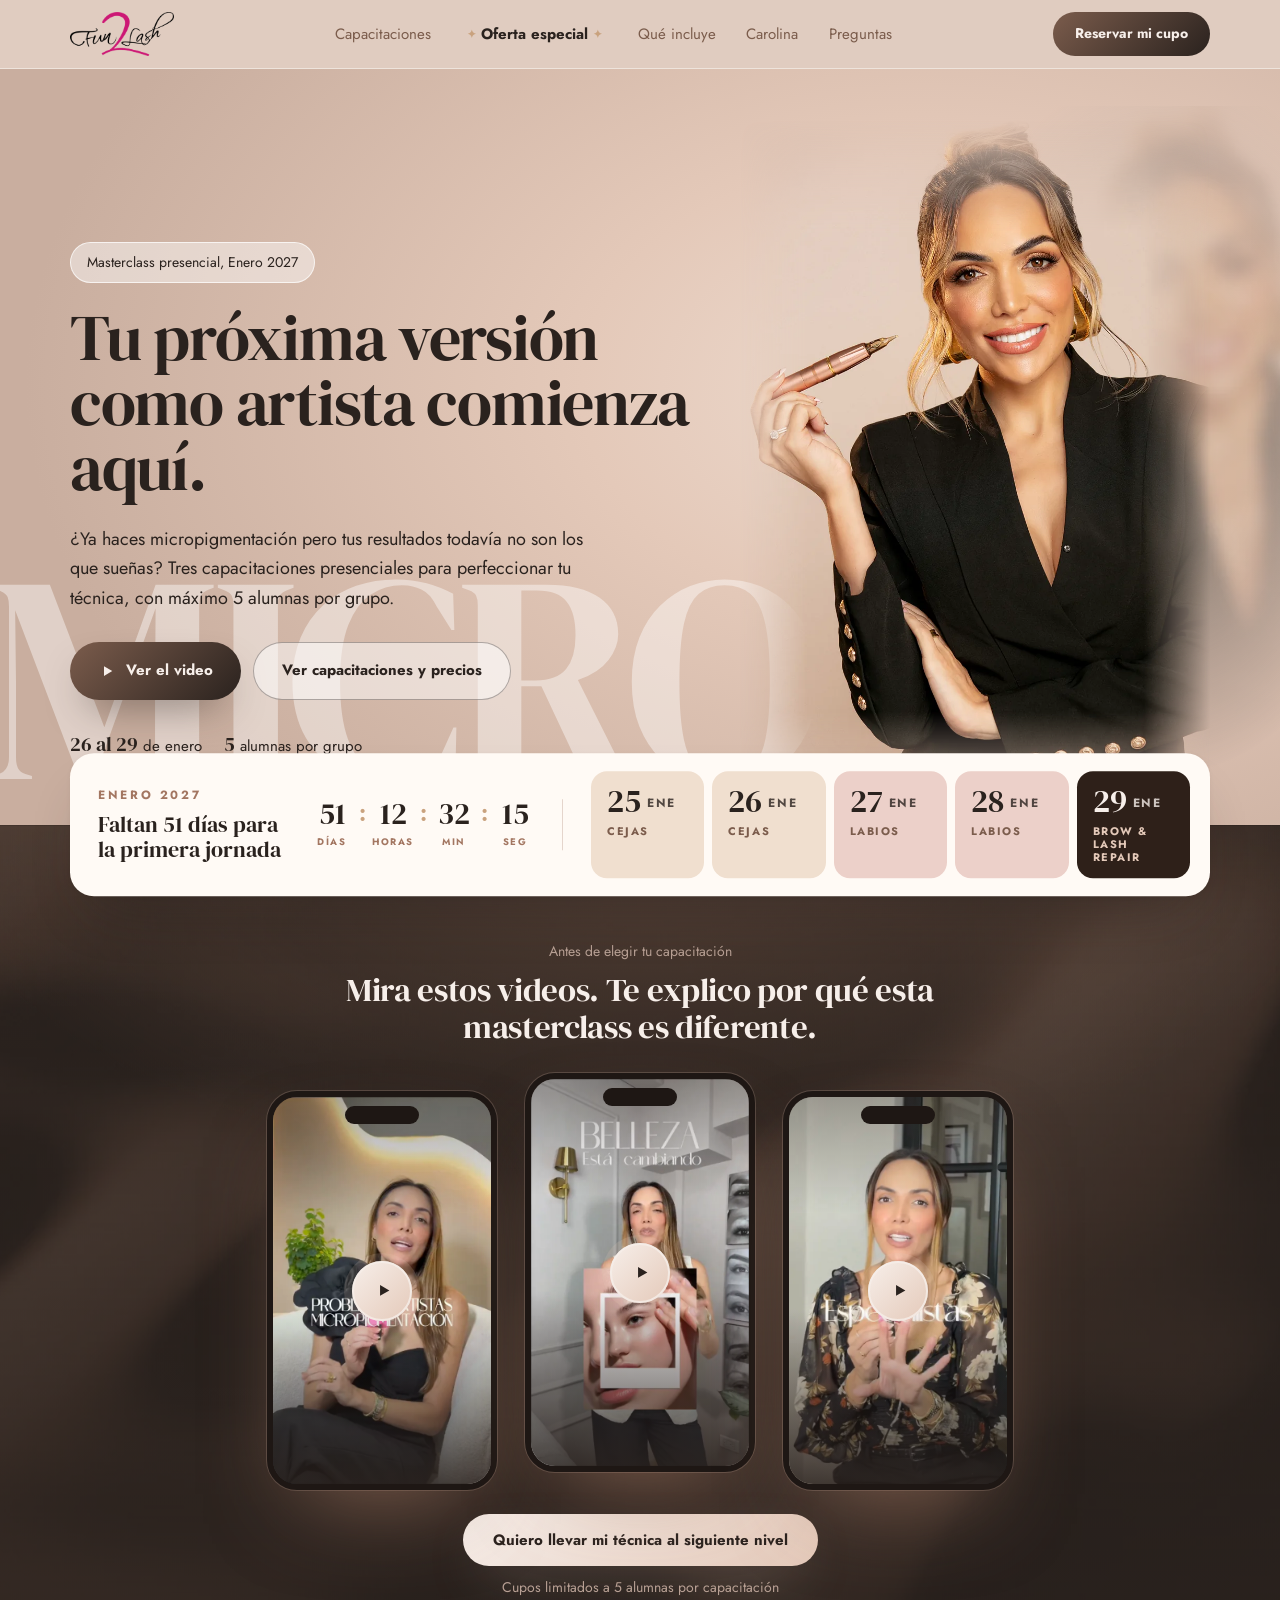
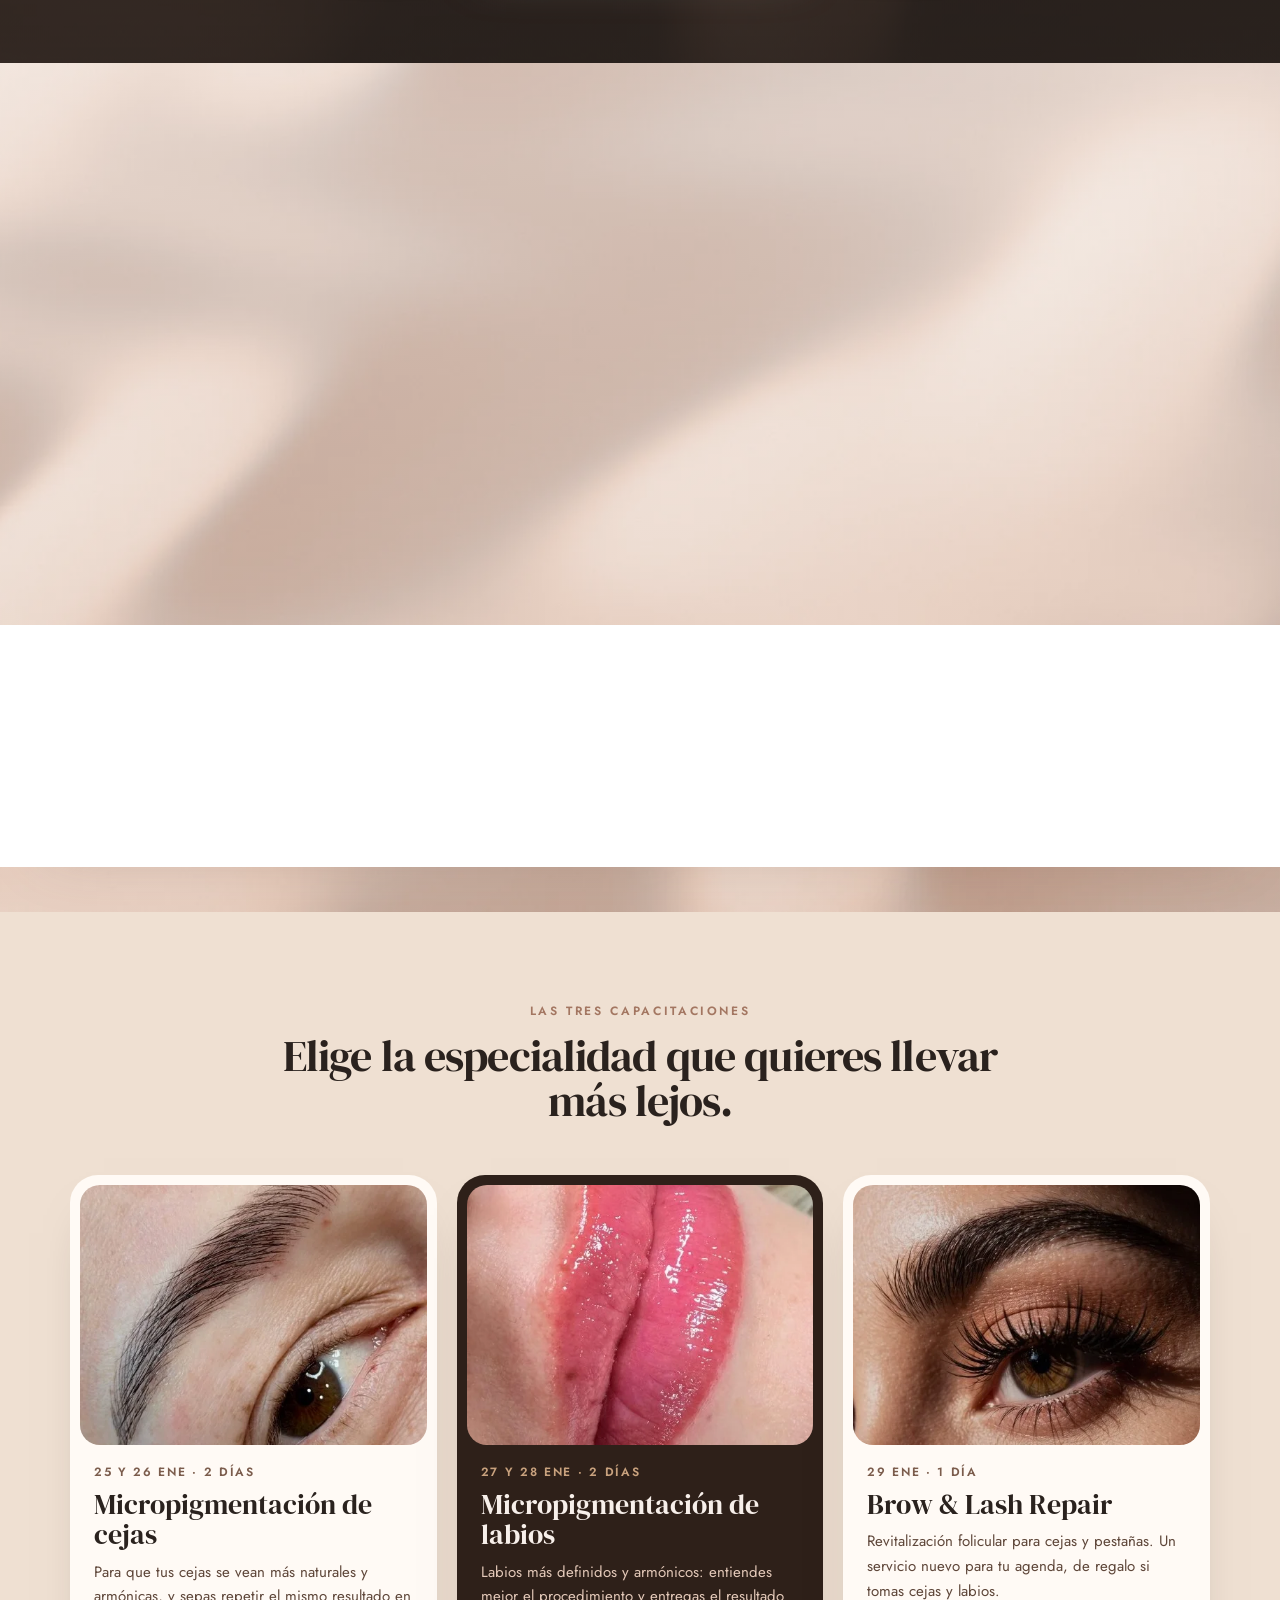
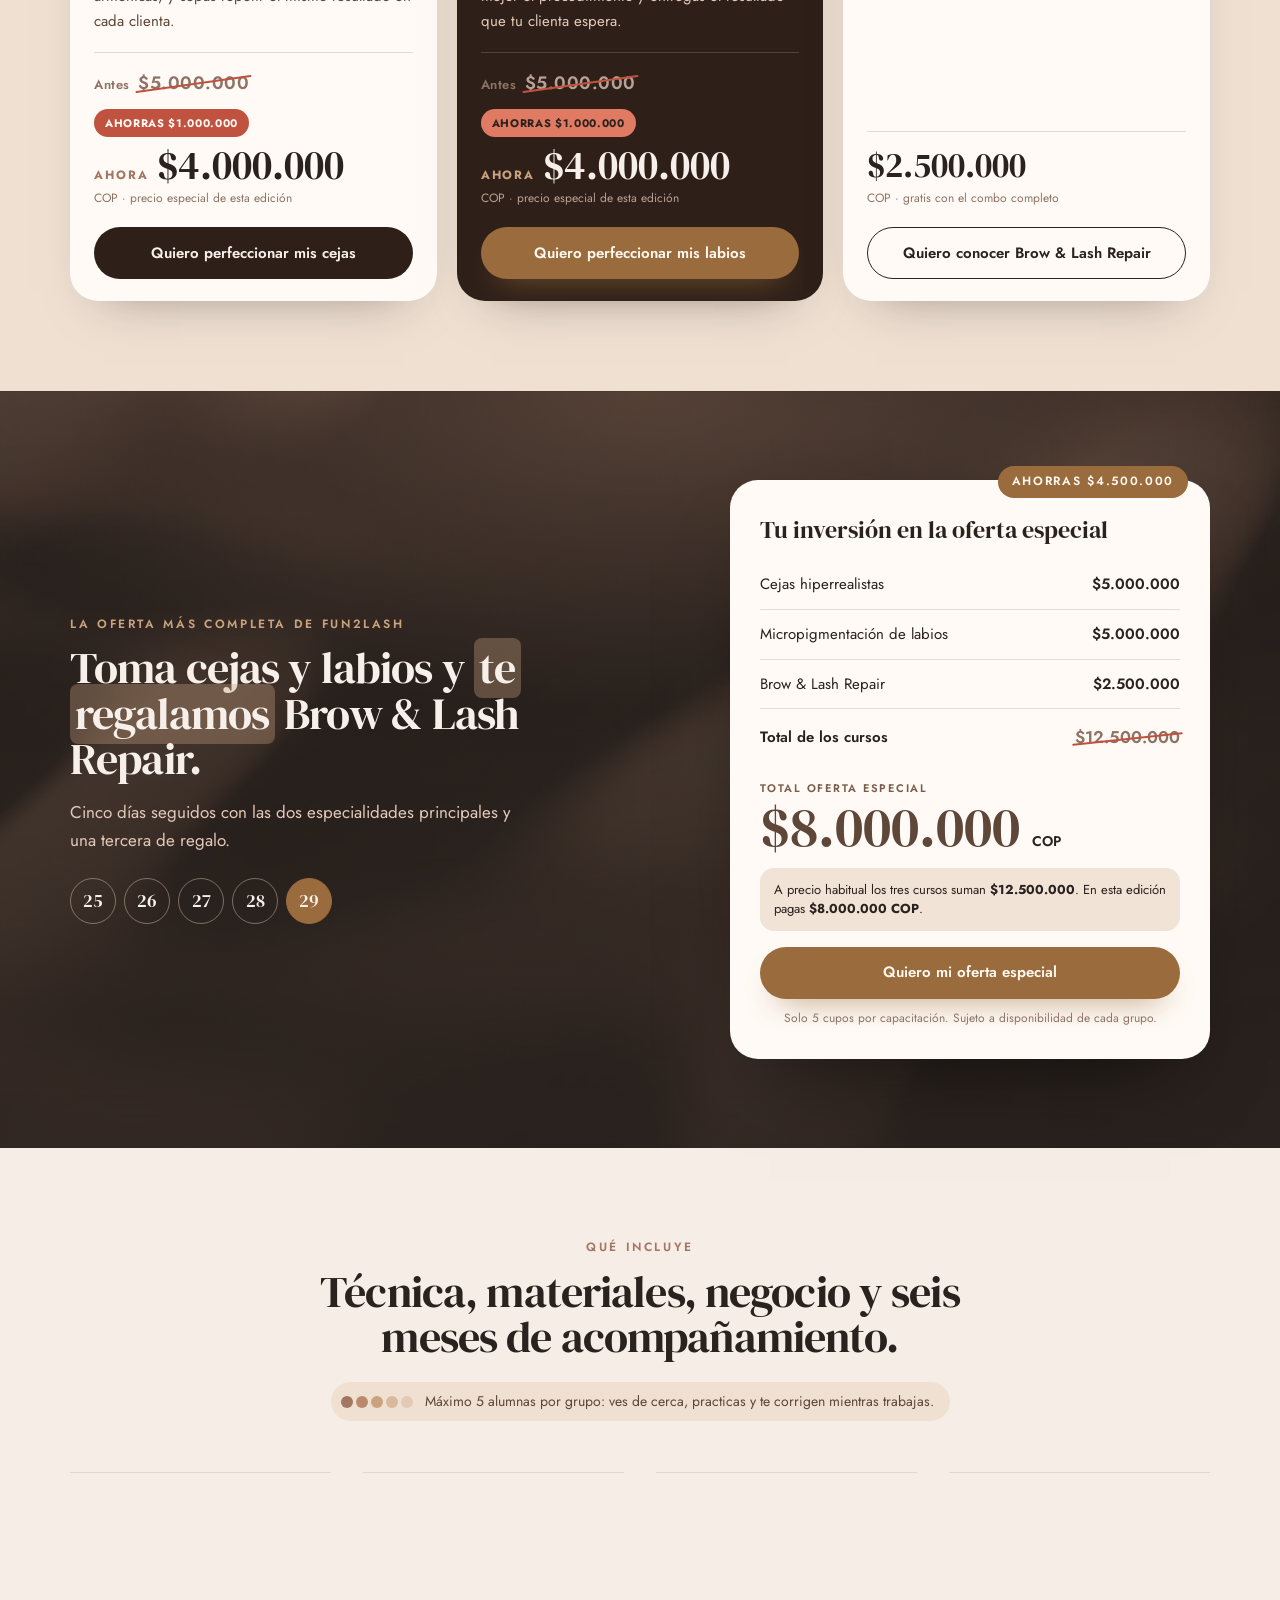
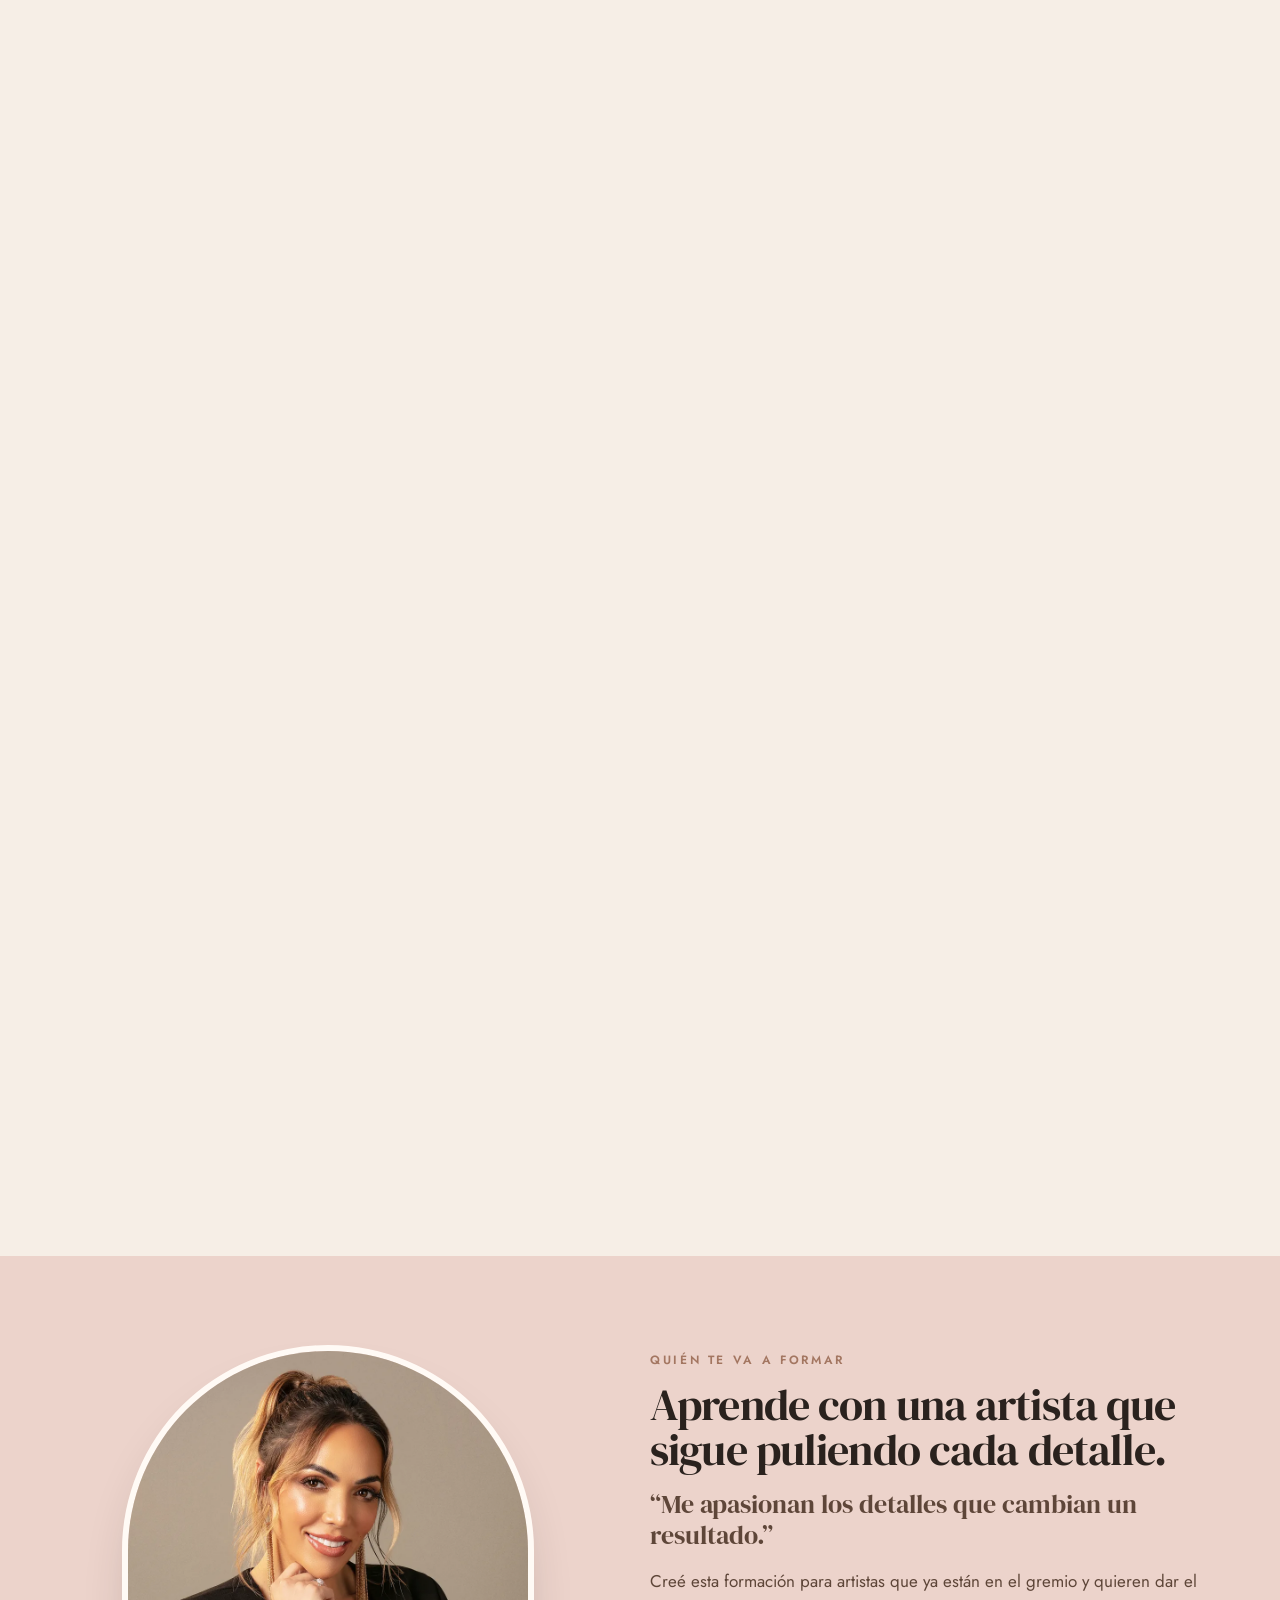
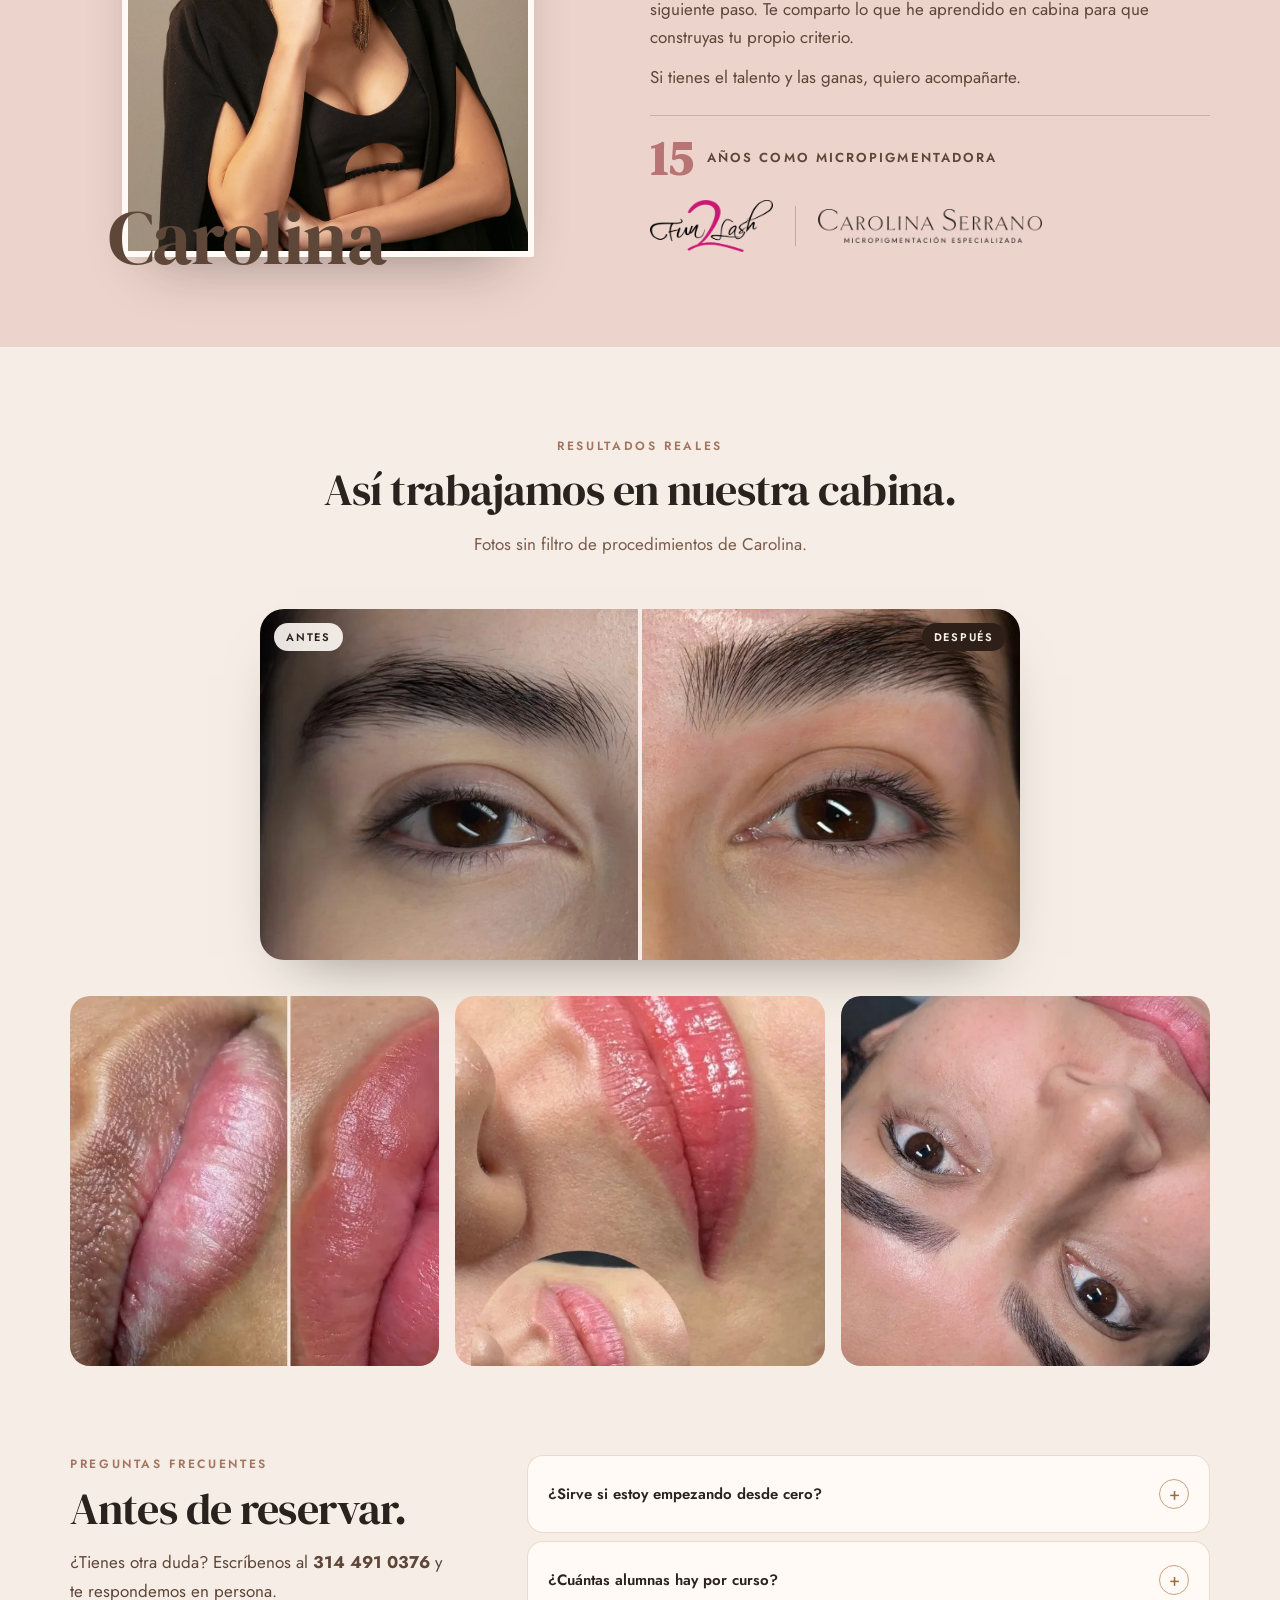
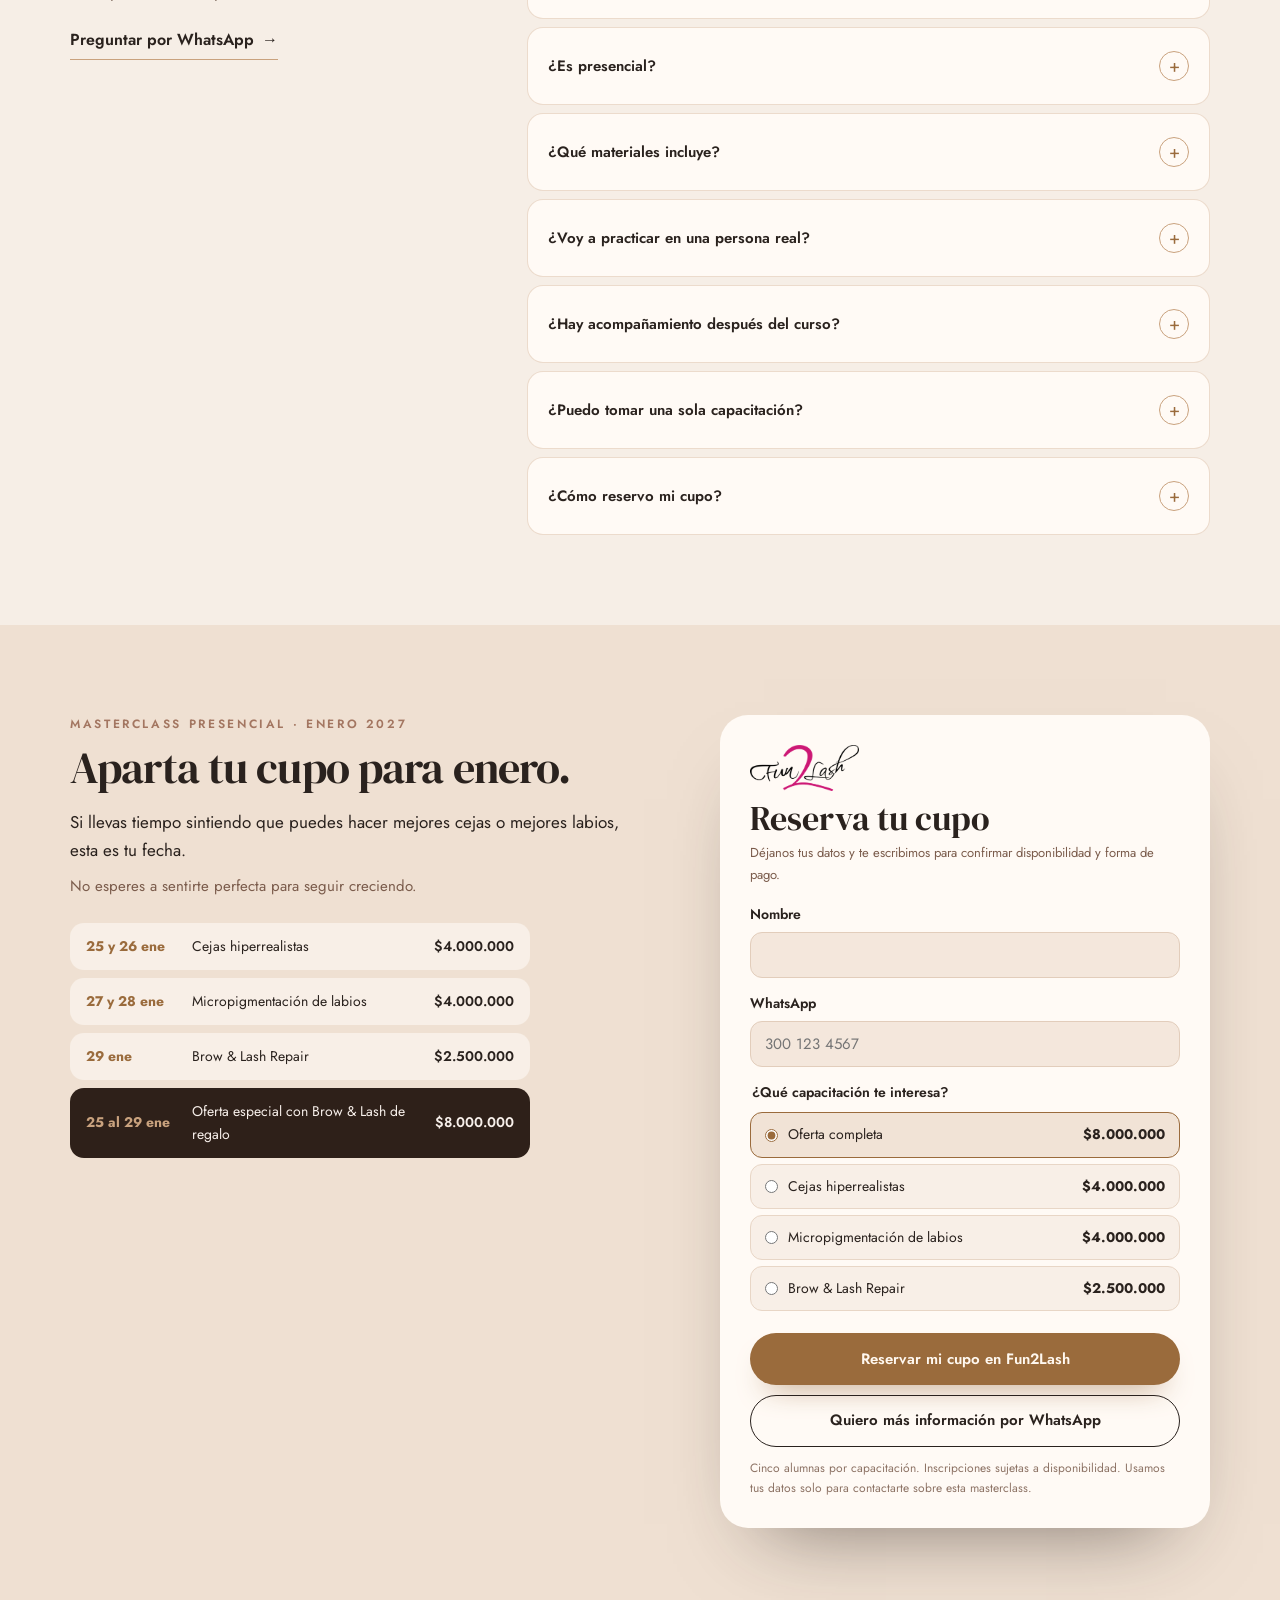
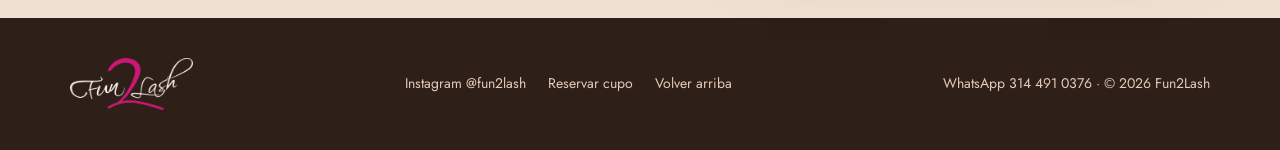
<file: index.html>
<!doctype html>
<html lang="es">
<head>
<meta charset="utf-8">
<meta name="viewport" content="width=device-width, initial-scale=1">
<title>Masterclass FantuLash 2026 | Mira el video y reserva tu cupo</title>
<meta name="description" content="Masterclass presencial de micropigmentación de cejas hiperrealistas, labios y Brow &amp; Lash Repair. 26 al 30 de noviembre de 2026. Máximo 5 alumnas por grupo.">
<meta property="og:title" content="Masterclass FantuLash 2026">
<meta property="og:description" content="Tu próxima versión como artista comienza aquí. Máximo 5 alumnas por grupo.">
<meta property="og:image" content="https://katho-dsg.github.io/Carolina-Master-Class/img/carolina-hero.jpg">
<link rel="icon" href="img/logo-fun2lash.png">
<link rel="preload" as="image" href="img/carolina-hero.webp">
<meta name="theme-color" content="#2A221E">
<link rel="preconnect" href="https://fonts.googleapis.com">
<link rel="preconnect" href="https://fonts.gstatic.com" crossorigin="anonymous">
<link href="https://fonts.googleapis.com/css2?family=DM+Serif+Display:ital@0;1&amp;family=Jost:wght@400;500;600;700&amp;display=swap" rel="stylesheet">
<style>
body{margin:0;background:#2A221E}
a{color:#7B5C4C}a:hover{color:#2A221E}
a:focus-visible,button:focus-visible,summary:focus-visible{outline:2px solid #A37661;outline-offset:3px}
.fl-btn{transition:transform .25s ease, box-shadow .25s ease, filter .25s ease}
.fl-btn:hover{transform:translateY(-2px);filter:brightness(1.06)}
.fl-seda-clara{background-image:linear-gradient(180deg, rgba(247,239,234,.55), rgba(228,201,185,.35)), url("img/seda-clara.webp");background-size:cover;background-position:center}
.fl-seda-oscura{background-image:radial-gradient(ellipse 80% 60% at 50% 0%, rgba(123,92,76,.55), rgba(42,34,30,0) 70%), linear-gradient(180deg, rgba(42,34,30,.55), rgba(42,34,30,.85)), url("img/seda-oscura.webp");background-size:cover;background-position:center}
.fl-faq summary{list-style:none;cursor:pointer}
.fl-faq summary::-webkit-details-marker{display:none}
.fl-faq[open] .fl-plus{transform:rotate(45deg)}
.fl-plus{transition:transform .25s ease}
.fl-sticky{display:none}
@media (max-width:760px){.fl-sticky{display:flex !important}.fl-hide-sm{display:none !important}}
@media (prefers-reduced-motion:reduce){.fl-btn,.fl-plus{transition:none}.fl-btn:hover{transform:none}}
</style>
<style>
/* Menú del header */
.fl-nav{display:flex;align-items:center;gap:clamp(18px,2.4vw,36px)}
.fl-nav a.fl-nav-promo{font-weight:700;color:#2A221E}
.fl-nav-promo .fl-star{display:inline-block;margin:0 5px;font-size:11px;color:#C9A27E;vertical-align:1px;animation:flStar 2.4s ease-in-out infinite}
.fl-nav-promo .fl-star+.fl-star,.fl-nav-promo .fl-star:last-child{animation-delay:1.2s}
@keyframes flStar{0%,100%{opacity:1;transform:scale(1)}50%{opacity:.45;transform:scale(.75)}}
@media (prefers-reduced-motion:reduce){.fl-nav-promo .fl-star{animation:none}}
.fl-nav a{position:relative;padding:6px 0;font-size:15px;color:#7B5C4C;text-decoration:none;white-space:nowrap;transition:color .2s ease}
.fl-nav a::after{content:"";position:absolute;left:0;right:0;bottom:0;height:1.5px;background:#A37661;transform:scaleX(0);transform-origin:left;transition:transform .3s ease}
.fl-nav a:hover,.fl-nav a.is-active{color:#2A221E}
.fl-nav a:hover::after,.fl-nav a.is-active::after{transform:scaleX(1)}
@media (max-width:960px){.fl-head{flex-wrap:wrap;row-gap:6px}.fl-nav{order:3;width:100%;justify-content:space-between;gap:16px;overflow-x:auto;scrollbar-width:none;-webkit-mask-image:linear-gradient(90deg,#000 88%,transparent);mask-image:linear-gradient(90deg,#000 88%,transparent)}.fl-nav::-webkit-scrollbar{display:none}.fl-nav a{font-size:14px}}
@media (max-width:560px){.fl-nav{justify-content:flex-start;gap:20px;padding-right:24px}}
@media (prefers-reduced-motion:reduce){.fl-nav a,.fl-nav a::after{transition:none}}
/* Sección ¿Te identificas? — globos de chat */
.fl-chat{margin:0;padding:0 0 12px;list-style:none;display:flex;flex-direction:column;gap:16px}
.fl-bub{position:relative;box-sizing:border-box;max-width:76%;padding:10px 16px;border-radius:20px;background:rgba(255,255,255,.62);-webkit-backdrop-filter:blur(10px);backdrop-filter:blur(10px);box-shadow:0 14px 34px -22px rgba(123,92,76,.55)}
.fl-bub p{margin:0;font-family:'DM Serif Display',Georgia,serif;font-size:clamp(14px,1.02vw,15.5px);line-height:1.3;color:#2A221E}
.fl-bub-caro p{font-size:clamp(16px,1.25vw,18px)}
.fl-bub::after{content:"";position:absolute;top:100%;width:16px;height:10px;background:inherit;-webkit-backdrop-filter:blur(10px);backdrop-filter:blur(10px)}
.fl-bub-l{align-self:flex-start;border-bottom-left-radius:0}
.fl-bub-l::after{left:0;clip-path:polygon(0 0,100% 0,0 100%)}
.fl-bub-r{align-self:flex-end;border-bottom-right-radius:0;background:rgba(247,228,216,.78)}
.fl-bub-r p{color:#5E4639}
.fl-bub-r::after{right:0;clip-path:polygon(0 0,100% 0,100% 100%)}
.fl-bub-caro{margin-top:6px;max-width:84%;padding:14px 20px;background:#3A2C25;background-image:linear-gradient(135deg,#7B5C4C,#2A221E);box-shadow:0 24px 50px -26px rgba(42,34,30,.7)}
.fl-bub-caro::after{background:#2A221E}
.fl-bub-caro p{color:#F7EFEA}
.fl-bub-name{display:block;margin-bottom:4px;font-size:11px;font-weight:600;letter-spacing:.18em;text-transform:uppercase;color:#E4C9B9}
@media (max-width:560px){.fl-chat .fl-bub{max-width:min(86%, 300px)}.fl-chat .fl-bub-caro{max-width:96%}}
/* Sección La masterclass (complemento) */
.fl-arch{position:relative;width:clamp(240px,24vw,320px);aspect-ratio:706/884}
.fl-arch::before{content:"";position:absolute;inset:-18px 18px 18px -18px;border:1px solid #C9A27E;border-radius:999px 999px 6px 6px;pointer-events:none}
.fl-arch img{position:relative;display:block;width:100%;height:100%;object-fit:cover;border-radius:999px 999px 8px 8px;box-shadow:0 30px 60px -30px rgba(42,34,30,.45)}
.fl-mark-word{padding:0 .12em;border-radius:8px;background:#EAD7C4;-webkit-box-decoration-break:clone;box-decoration-break:clone}
.fl-link{display:inline-flex;align-items:center;gap:8px;padding-bottom:6px;border-bottom:1.5px solid #C9A27E;color:#2A221E;font-size:16px;font-weight:600;text-decoration:none;transition:gap .25s ease,border-color .25s ease}
.fl-link:hover{gap:14px;color:#2A221E;border-color:#7B5C4C}
@media (max-width:560px){.fl-arch{width:220px}}
/* ===== Secciones fusionadas ===== */
.fl-sec{padding:clamp(64px,7vw,104px) 24px}
.fl-wrap{max-width:1140px;margin:0 auto}
.fl-split{display:flex;flex-wrap:wrap;align-items:center;gap:40px clamp(40px,6vw,96px)}
.fl-head-c{text-align:center;max-width:760px;margin:0 auto clamp(32px,4vw,52px)}
.fl-eyebrow{margin:0 0 12px;font-size:12px;font-weight:600;letter-spacing:.22em;color:#A37661}
.fl-h2{margin:0 0 16px;font-family:'DM Serif Display',Georgia,serif;font-weight:400;font-size:clamp(32px,3.4vw,50px);line-height:1.04;letter-spacing:-.02em;color:#2A221E}
.fl-pill{display:inline-flex;align-items:center;justify-content:center;box-sizing:border-box;min-height:52px;padding:0 24px;border-radius:999px;font-size:15px;font-weight:600;text-decoration:none;text-align:center;border:1.5px solid transparent;cursor:pointer;font-family:inherit}
.fl-pill-dark{background:#2E2019;color:#F7EFEA}.fl-pill-dark:hover{color:#F7EFEA}
.fl-pill-gold{background:#9A6B3C;color:#FFF8F0;box-shadow:0 16px 30px -18px rgba(154,107,60,.9)}.fl-pill-gold:hover{color:#FFF8F0}
.fl-pill-line{background:transparent;border-color:#2A221E;color:#2A221E}.fl-pill-line:hover{color:#2A221E}
/* capacitaciones */
.fl-cards{display:grid;grid-template-columns:repeat(auto-fit,minmax(280px,1fr));gap:20px;align-items:stretch}
.fl-card{display:flex;flex-direction:column;padding:10px 10px 22px;border-radius:28px;background:#FFFAF5;box-shadow:0 24px 50px -34px rgba(42,34,30,.5)}
.fl-card img{display:block;width:100%;height:auto;aspect-ratio:4/3;object-fit:cover;border-radius:20px;margin-bottom:18px}
.fl-card>*:not(img){margin-left:14px;margin-right:14px}
.fl-card-date{margin-top:0;margin-bottom:6px;font-size:12px;font-weight:600;letter-spacing:.14em;color:#7B5C4C}
.fl-card h3{margin-top:0;margin-bottom:10px;font-family:'DM Serif Display',Georgia,serif;font-weight:400;font-size:28px;line-height:1.08}
.fl-card-txt{margin-top:0;margin-bottom:18px;font-size:15px;color:#5E4639;flex-grow:1}
.fl-card-price{padding-top:16px;margin-bottom:18px;border-top:1px solid rgba(123,92,76,.2)}
.fl-card-price s{font-size:14px;color:#8D7365}
.fl-card-price strong{font-family:'DM Serif Display',Georgia,serif;font-weight:400;font-size:34px;line-height:1}
.fl-card-price small{display:block;margin-top:4px;font-size:12px;color:#8D7365}
.fl-deal-top{display:flex;align-items:center;justify-content:space-between;gap:10px;flex-wrap:wrap;margin-bottom:8px}
.fl-deal-before{font-size:13px;font-weight:600;letter-spacing:.04em;color:#8D7365}
.fl-card-price .fl-deal-before s{position:relative;margin-left:4px;font-size:18px;font-weight:600;color:#8D7365;text-decoration:none}
.fl-deal-before s::after{content:"";position:absolute;left:-3px;right:-3px;top:52%;height:2px;border-radius:2px;background:#C0533F;transform:rotate(-8deg)}
.fl-deal-save{padding:5px 11px;border-radius:999px;background:#C0533F;color:#FFF7F2;font-size:11px;font-weight:700;letter-spacing:.06em;text-transform:uppercase;white-space:nowrap}
.fl-deal-now{display:flex;align-items:baseline;gap:8px}
.fl-deal-now span{font-size:12px;font-weight:700;letter-spacing:.16em;text-transform:uppercase;color:#A37661}
.fl-card-price .fl-deal-now strong{font-size:40px}
.fl-card-dark .fl-deal-now span{color:#C9A27E}.fl-card-dark .fl-card-price .fl-deal-before s{color:#B9A195}.fl-card-dark .fl-deal-save{background:#E07A62;color:#2A221E}
.fl-card-dark{background:#2E2019;color:#F7EFEA}
.fl-card-dark .fl-card-date{color:#C9A27E}.fl-card-dark .fl-card-txt{color:#E4C9B9}.fl-card-dark .fl-card-price{border-color:rgba(228,201,185,.2)}.fl-card-dark small,.fl-card-dark s{color:#B9A195}
/* combo */
.fl-mark-dark{background:rgba(201,162,126,.35)}
.fl-dots{display:flex;gap:8px;margin:0;padding:0;list-style:none}
.fl-dots li{display:flex;align-items:center;justify-content:center;width:44px;height:44px;border-radius:50%;border:1px solid rgba(228,201,185,.45);font-family:'DM Serif Display',Georgia,serif;font-size:18px;color:#F7EFEA}
.fl-dots li.is-gift{background:#9A6B3C;border-color:#9A6B3C}
.fl-invest{position:relative;flex:1 1 380px;min-width:0;max-width:420px;margin-left:auto;padding:30px;border-radius:28px;background:#FFFAF5;color:#2A221E;box-shadow:0 40px 80px -40px rgba(0,0,0,.6)}
.fl-save{position:absolute;top:-14px;right:22px;padding:6px 14px;border-radius:999px;background:#9A6B3C;color:#FFF8F0;font-size:12px;font-weight:600;letter-spacing:.14em}
.fl-invest h3{margin:0 0 10px;font-family:'DM Serif Display',Georgia,serif;font-weight:400;font-size:24px}
.fl-invest dl{margin:0 0 16px}
.fl-invest dl div{display:flex;justify-content:space-between;align-items:center;gap:12px;padding:12px 0;border-bottom:1px solid rgba(123,92,76,.18);font-size:15px}
.fl-invest dd{margin:0;text-align:right;font-weight:600}
.fl-invest dd s{display:block;font-size:12px;font-weight:400;color:#8D7365}
.fl-invest dd em{font-style:normal;letter-spacing:.12em;color:#3E7B4F}
.fl-invest dl div.fl-invest-sum{border-bottom:0;padding-top:14px;font-weight:600}
.fl-invest-sum dd s{display:inline;position:relative;font-size:17px;font-weight:600;color:#8D7365;text-decoration:none}
.fl-invest-sum dd s::after{content:"";position:absolute;left:-3px;right:-3px;top:52%;height:2px;border-radius:2px;background:#C0533F;transform:rotate(-6deg)}
.fl-invest-label{margin:0;font-size:11px;font-weight:600;letter-spacing:.16em;color:#7B5C4C}
.fl-invest-total{margin:2px 0 12px;font-family:'DM Serif Display',Georgia,serif;font-size:clamp(44px,4.4vw,60px);line-height:1;color:#5E4639}
.fl-invest-total small{font-family:'Jost',sans-serif;font-size:14px;font-weight:600;color:#2A221E}
.fl-invest-note{margin:0 0 16px;padding:12px 14px;border-radius:14px;background:#F1E3D6;font-size:13px;line-height:1.5}
.fl-invest-foot{margin:10px 0 0;text-align:center;font-size:12px;color:#8D7365}
/* incluye */
.fl-five{display:inline-flex;align-items:center;gap:12px;margin:6px 0 0;padding:8px 16px 8px 10px;border-radius:999px;background:#EFE0D2;font-size:14px;color:#5E4639;text-align:left}
.fl-seats{display:flex;gap:3px;flex:none}.fl-seats i{width:12px;height:12px;border-radius:50%;background:#A37661}.fl-seats i:nth-child(2){background:#B98A6E}.fl-seats i:nth-child(3){background:#C9A27E}.fl-seats i:nth-child(4){background:#D8B99C}.fl-seats i:nth-child(5){background:#E4C9B9}
/* Qué incluye: aparece por pasos con el scroll */
.fl-incjs .fl-col{position:relative;border-top-color:rgba(123,92,76,.16)}
.fl-incjs .fl-col::before{content:"";position:absolute;top:-1px;left:0;right:0;height:1px;background:#7B5C4C;transform:scaleX(0);transform-origin:left;transition:transform .9s cubic-bezier(.22,.7,.2,1)}
.fl-incjs .fl-col.is-on::before{transform:scaleX(1)}
.fl-incjs .fl-inc-it{opacity:0;transform:translate3d(0,18px,0);filter:blur(3px);transition:opacity .6s ease,transform .7s cubic-bezier(.22,.7,.2,1),filter .6s ease}
.fl-incjs .fl-inc-it.is-on{opacity:1;transform:none;filter:none}
.fl-pin>.fl-wrap{position:sticky}
.fl-logos{display:flex;align-items:center;flex-wrap:wrap;gap:14px 22px;margin-top:18px}.fl-logos img{display:block;width:auto;max-width:100%}
.fl-logos-sep{width:1px;height:40px;background:rgba(123,92,76,.35)}
@media (max-width:560px){.fl-logos{gap:14px 16px}.fl-logos img[src*="fun2lash"]{height:40px!important}.fl-logos img[src*="serrano"]{height:25px!important}.fl-logos-sep{height:32px}}
.fl-cols{display:grid;grid-template-columns:repeat(auto-fit,minmax(220px,1fr));gap:28px 32px}
.fl-col{border-top:1px solid #7B5C4C;padding-top:16px}
.fl-col-k{margin:0 0 14px;font-size:12px;font-weight:600;letter-spacing:.18em;color:#A37661}
.fl-col h3{margin:0 0 2px;font-size:16px;font-weight:600;color:#2A221E}
.fl-col p:not(.fl-col-k):not(.fl-big6){margin:0 0 14px;font-size:14px;line-height:1.5;color:#7B5C4C}
.fl-big6{margin:0 0 6px;font-family:'DM Serif Display',Georgia,serif;font-size:84px;line-height:.9;color:#B87474}
/* carolina */
.fl-caro-photo{position:relative;flex:1 1 320px;max-width:400px;margin:0 auto}
.fl-caro-photo img{display:block;width:100%;aspect-ratio:4/5;object-fit:cover;object-position:top;border:6px solid #FFFAF5;border-radius:999px 999px 10px 10px;box-shadow:0 30px 60px -30px rgba(42,34,30,.45)}
.fl-caro-name{position:absolute;left:-14px;bottom:-18px;margin:0;font-family:'DM Serif Display',Georgia,serif;font-size:clamp(56px,6vw,84px);line-height:1;letter-spacing:-.02em;color:#5E4639}
.fl-quote{margin:0 0 16px;font-family:'DM Serif Display',Georgia,serif;font-size:clamp(22px,2vw,28px);line-height:1.2;color:#5E4639}
.fl-years{display:flex;align-items:center;gap:14px;padding-top:18px;border-top:1px solid rgba(123,92,76,.3);font-size:13px;font-weight:600;letter-spacing:.16em;color:#5E4639}
.fl-years span{font-family:'DM Serif Display',Georgia,serif;font-size:48px;line-height:1;letter-spacing:0;color:#B87474}
/* resultados */
.fl-ba{display:grid;grid-template-columns:1fr 1fr;gap:4px;max-width:760px;margin:0 auto 36px;border-radius:24px;overflow:hidden;box-shadow:0 30px 60px -36px rgba(42,34,30,.55)}
.fl-ba div{position:relative}
.fl-ba img{display:block;width:100%;height:auto;aspect-ratio:1/0.93;object-fit:cover}
.fl-ba span{position:absolute;top:14px;left:14px;padding:5px 12px;border-radius:999px;background:rgba(255,250,245,.9);font-size:11px;font-weight:600;letter-spacing:.16em;color:#2A221E}
.fl-ba span.is-after{left:auto;right:14px;background:#2E2019;color:#F7EFEA}
.fl-ba figcaption{grid-column:1/-1;padding:10px 4px 0;background:#F6EEE6;font-size:13px;color:#7B5C4C}
.fl-gallery{display:grid;grid-template-columns:repeat(3,minmax(0,1fr));gap:16px}
.fl-gallery figure{margin:0}
.fl-gallery img{display:block;width:100%;height:auto;aspect-ratio:1/1;object-fit:cover;border-radius:20px}
.fl-gallery figcaption{margin-top:8px;text-align:center;font-size:13px;color:#7B5C4C}
/* preguntas */
.fl-faqs{display:flex;flex-direction:column;gap:8px}
.fl-faqs .fl-faq{border-radius:16px;background:#FFFAF5;border:1px solid rgba(201,162,126,.35)}
.fl-faqs summary{display:flex;justify-content:space-between;align-items:center;gap:16px;min-height:56px;padding:10px 20px;font-size:15px;font-weight:600;color:#2A221E}
.fl-faqs .fl-plus{flex:none;display:flex;align-items:center;justify-content:center;width:28px;height:28px;border-radius:50%;border:1px solid #C9A27E;color:#9A6B3C;font-size:18px;font-weight:400}
.fl-faqs details p{margin:0;padding:0 20px 18px;font-size:15px;color:#5E4639}
.fl-faqs details p+p,.fl-faqs details .fl-faq-list+p{margin-top:-6px}
.fl-faq-list{margin:-8px 0 0;padding:0 20px 14px 40px;font-size:15px;color:#5E4639}.fl-faq-list li{margin:0 0 6px}.fl-faq-list li::marker{color:#C9A27E}
.fl-faqs details p.fl-faq-note{font-size:14px;color:#7B5C4C}.fl-faq-note strong{color:#2A221E}
/* reserva */
.fl-prices{margin:0;padding:0;list-style:none;display:flex;flex-direction:column;gap:8px;max-width:460px}
.fl-prices li{display:grid;grid-template-columns:96px 1fr auto;align-items:center;gap:10px;padding:12px 16px;border-radius:14px;background:#F8EFE7;font-size:14px}
.fl-prices b{color:#9A6B3C}.fl-prices strong{font-weight:600}
.fl-prices li.is-combo{background:#2E2019;color:#F7EFEA}.fl-prices li.is-combo b{color:#C9A27E}
.fl-form{flex:1 1 380px;min-width:0;max-width:430px;margin-left:auto;padding:30px;border-radius:28px;background:#FFFAF5;box-shadow:0 40px 80px -44px rgba(42,34,30,.6)}
.fl-form h3{margin:0 0 6px;font-family:'DM Serif Display',Georgia,serif;font-weight:400;font-size:34px;line-height:1.05}
.fl-form-sub{margin:0 0 18px;font-size:13px;color:#7B5C4C}
.fl-form label{display:block;margin:0 0 6px;font-size:14px;font-weight:600}
.fl-form input[type=text],.fl-form input[type=tel]{box-sizing:border-box;width:100%;height:46px;margin-bottom:14px;padding:0 14px;border:1px solid #E2CDBB;border-radius:12px;background:#F4E7DC;font:inherit;font-size:15px;color:#2A221E}
.fl-form input:focus{outline:2px solid #C9A27E;outline-offset:1px}
.fl-form fieldset{margin:0 0 16px;padding:0;border:0}
.fl-form legend{margin-bottom:8px;font-size:14px;font-weight:600}
.fl-opt{display:flex!important;align-items:center;gap:10px;margin:0 0 6px!important;padding:10px 14px;border:1px solid #E8D6C6;border-radius:12px;background:#F8EFE7;font-weight:400!important;cursor:pointer}
.fl-opt span{flex:1;font-size:14px}.fl-opt b{font-size:14px}
.fl-opt input{accent-color:#9A6B3C;margin:0}
.fl-opt:has(input:checked){border-color:#9A6B3C;background:#F1E3D6}
.fl-form-err{margin:0 0 10px;font-size:13px;color:#A23B3B}
.fl-form-foot{margin:12px 0 0;font-size:12px;color:#8D7365}
/* footer */
.fl-foot{display:flex;flex-wrap:wrap;align-items:center;justify-content:space-between;gap:16px 28px;font-size:14px}
.fl-foot nav{display:flex;flex-wrap:wrap;gap:8px 22px}
.fl-foot a{color:#E4C9B9;text-decoration:none}.fl-foot a:hover{color:#FFFAF5}
.fl-foot p{margin:0}
@media (max-width:760px){.fl-gallery{grid-template-columns:1fr 1fr}.fl-gallery figure:last-child{grid-column:1/-1}.fl-invest,.fl-form{margin-left:0;max-width:none}.fl-prices li{grid-template-columns:1fr auto}.fl-prices b{grid-column:1/-1;font-size:12px}.fl-caro-name{left:0}}
.fl-band{margin:clamp(56px,4vw,64px) -24px 0;padding:0 24px;background:#FFFFFF;box-shadow:0 30px 60px -50px rgba(123,92,76,.35)}
.fl-band-in{max-width:1140px;margin:0 auto;display:flex;flex-wrap:wrap;align-items:center;gap:24px clamp(36px,4vw,64px);padding:32px 0 32px clamp(0px,5vw,72px)}
.fl-photo-card{flex:none;margin:-80px 0 -80px;padding:0;background:none;box-shadow:none}
.fl-photo-card .fl-arch{width:clamp(200px,16vw,250px)}
.fl-photo-card .fl-arch::before{inset:-12px 12px 12px -12px}
.fl-photo-card .fl-arch img{box-shadow:0 30px 60px -30px rgba(42,34,30,.5)}
@media (max-width:760px){.fl-band{margin-top:72px}.fl-band-in{padding:0 0 40px;justify-content:center}.fl-photo-card{margin:-56px 0 0}.fl-photo-card .fl-arch{width:220px}}
.fl-band-txt{container-type:inline-size}
.fl-band-title{white-space:nowrap;font-size:min(32px,calc(100cqw / 16.6))}
/* Videos verticales (formato celular) */
.fl-phones{display:flex;justify-content:center;align-items:center;gap:clamp(16px,2.2vw,32px);max-width:880px;margin:0 auto;padding-top:22px}
.fl-phone{position:relative;flex:0 0 auto;width:clamp(200px,17vw,260px);aspect-ratio:9/16;border-radius:30px;overflow:hidden;background:#3A2E28;border:6px solid #1E1714;box-shadow:0 40px 90px -36px rgba(163,118,97,.7),0 0 0 1px rgba(228,201,185,.2);transition:transform .35s cubic-bezier(.22,.7,.2,1)}
.fl-phone:nth-child(2){transform:translateY(-18px)}
.fl-phone:hover{transform:translateY(-6px)}.fl-phone:nth-child(2):hover{transform:translateY(-24px)}
.fl-phone::after{content:"";position:absolute;inset:0;background:linear-gradient(180deg,rgba(42,34,30,.35) 0%,rgba(42,34,30,0) 30%,rgba(42,34,30,0) 55%,rgba(42,34,30,.85) 100%);pointer-events:none}
.fl-phone video{position:absolute;inset:0;width:100%;height:100%;object-fit:cover;background:#1E1714}
.fl-phone.is-playing::after,.fl-phone.is-playing .fl-phone-play{opacity:0;pointer-events:none}
.fl-phone-play{transition:opacity .25s ease,transform .25s ease}.fl-phone-play:hover{transform:translate(-50%,-50%) scale(1.06)}
.fl-phone-notch{position:absolute;z-index:2;top:9px;left:50%;transform:translateX(-50%);width:34%;height:18px;border-radius:999px;background:#1E1714}
.fl-phone-play{position:absolute;z-index:2;left:50%;top:50%;transform:translate(-50%,-50%);width:60px;height:60px;border-radius:50%;border:0;background:linear-gradient(135deg,#F7EFEA,#E4C9B9);display:flex;align-items:center;justify-content:center;cursor:pointer;box-shadow:0 0 0 8px rgba(228,201,185,.18)}
.fl-phone-play svg{width:36%;height:36%;margin-left:6%}
.fl-phone-cap{position:absolute;z-index:2;left:16px;right:16px;bottom:16px;margin:0;text-align:left;font-size:12px;color:#F7EFEA}
@media (max-width:760px){.fl-phones{justify-content:flex-start;overflow-x:auto;scroll-snap-type:x mandatory;padding:24px 24px 8px;margin:0 -24px;scrollbar-width:none}.fl-phones::-webkit-scrollbar{display:none}.fl-phone{width:62vw;max-width:240px;scroll-snap-align:center}.fl-phone:nth-child(2),.fl-phone:nth-child(2):hover,.fl-phone:hover{transform:none}}
/* Tarjeta de fechas */
.fl-dnum{display:block;font-family:'DM Serif Display',Georgia,serif;font-weight:400;font-size:32px;line-height:1;color:inherit}
.fl-dmes{margin-left:6px;font-family:'Jost','Century Gothic',sans-serif;font-size:12px;font-weight:700;letter-spacing:.14em;vertical-align:.35em;opacity:.8}
.fl-dlab{display:block;margin-top:8px;font-size:11px;font-weight:700;letter-spacing:.14em;text-transform:uppercase;color:#7B5C4C;line-height:1.2}
.fl-dates-grid li{color:#2A221E;transition:transform .25s ease}
.fl-timer{flex:none;display:flex;align-items:flex-start;gap:4px;padding:0 24px 0 0;border-right:1px solid rgba(163,118,97,.28)}
.fl-tu{min-width:46px;text-align:center}
.fl-tn{display:block;font-family:'DM Serif Display',Georgia,serif;font-size:30px;line-height:1;color:#2A221E;font-variant-numeric:tabular-nums}
.fl-tl{display:block;margin-top:6px;font-size:9.5px;font-weight:700;letter-spacing:.16em;text-transform:uppercase;color:#A37661}
.fl-tsep{font-family:'DM Serif Display',Georgia,serif;font-size:24px;line-height:1.15;color:#C9A27E;animation:flBlink 1s steps(2,start) infinite}
@keyframes flBlink{to{visibility:hidden}}
@media (prefers-reduced-motion:reduce){.fl-tsep{animation:none}}
.fl-dates-grid li:hover{transform:translateY(-3px)}
@media (max-width:860px){.fl-dates{flex-direction:column;align-items:stretch!important;padding:18px!important}.fl-countdown br{display:none}.fl-timer{border-right:0;padding:0;justify-content:flex-start}}
@media (max-width:860px){#video{padding-top:calc(clamp(40px,4vw,64px) + 142px)!important}}
@media (max-width:560px){.fl-dates-grid{gap:5px!important}.fl-dates-grid li{padding:10px 6px!important;text-align:center}.fl-dnum{font-size:22px}.fl-dmes{display:block;margin:3px 0 0;font-size:8.5px;letter-spacing:.08em;vertical-align:0}.fl-dlab{font-size:8.5px;letter-spacing:.06em;margin-top:5px}.fl-countdown{font-size:19px!important}}
</style>
<style>html{scroll-behavior:smooth}section[id],#combo{scroll-margin-top:120px}@media (prefers-reduced-motion:reduce){html{scroll-behavior:auto}}</style>
<link rel="stylesheet" href="anim.css">
</head>
<body>
<div style="width: 100%; background: #2A221E; color: #2A221E; font-family: 'Jost', 'Century Gothic', sans-serif; font-size: 17px; line-height: 1.65; overflow-x: clip;">

<!-- HEADER -->
<header style="position: sticky; top: 0; z-index: 20; background: rgba(234, 214, 202, 0.95); backdrop-filter: blur(14px); -webkit-backdrop-filter: blur(14px); border-bottom: 1px solid rgba(255, 255, 255, 0.45);">
<div class="fl-head" style="max-width: 1140px; margin: 0 auto; padding: 12px 24px; display: flex; align-items: center; justify-content: space-between; gap: 20px;">
<a href="#inicio" style="display: flex; align-items: center; text-decoration: none;"><img src="img/logo-fun2lash.png" alt="Fun2Lash, ir al inicio" style="display: block; height: 44px; width: auto;"></a>
<nav class="fl-nav" aria-label="Secciones de la página">
<a href="#capacitaciones">Capacitaciones</a>
<a href="#combo" class="fl-nav-promo"><span class="fl-star" aria-hidden="true">✦</span>Oferta especial<span class="fl-star" aria-hidden="true">✦</span></a>
<a href="#incluye">Qué incluye</a>
<a href="#carolina">Carolina</a>
<a href="#preguntas">Preguntas</a>
</nav>
<a href="#reservar" class="fl-btn" style="display: inline-flex; align-items: center; justify-content: center; min-height: 44px; padding: 0 22px; border-radius: 999px; background: linear-gradient(135deg, #7B5C4C, #2A221E); color: #F7EFEA; font-size: 14px; font-weight: 700; text-decoration: none; white-space: nowrap;">Reservar mi cupo</a>
</div>
</header>

<!-- 1. HERO -->
<section id="inicio" class="fl-hero" style="position: relative; overflow: hidden; background: radial-gradient(ellipse 70% 80% at 72% 42%, #EDDACE 0%, #E4C9B9 38%, #C9AE9F 100%);">
<p aria-hidden="true" class="fl-ghost" style="position: absolute; left: -1vw; bottom: 4%; margin: 0; font-family: 'DM Serif Display', Georgia, serif; font-size: clamp(120px, 23vw, 360px); line-height: 0.8; letter-spacing: -0.03em; color: rgba(255, 255, 255, 0.42); white-space: nowrap; pointer-events: none; user-select: none;">MICRO</p>
<div style="position: relative; max-width: 1140px; margin: 0 auto; padding: clamp(40px, 4vw, 64px) 24px 0; display: flex; flex-wrap: wrap; align-items: flex-end; gap: 24px;">
<div style="flex: 1 1 520px; min-width: 0; padding-bottom: clamp(48px, 5vw, 88px);">
<p class="fl-hero-in" style="display: inline-flex; margin: 0 0 22px; padding: 8px 16px; border-radius: 999px; background: rgba(255, 255, 255, 0.45); border: 1px solid rgba(255, 255, 255, 0.7); font-size: 14px; color: #2A221E;">Masterclass presencial, Enero 2027</p>
<h1 class="fl-words" style="margin: 0; font-family: 'DM Serif Display', Georgia, serif; font-weight: 400; font-size: clamp(44px, 5vw, 76px); line-height: 1.02; letter-spacing: -0.02em; color: #2A221E; margin-bottom: 24px;">Tu próxima versión como artista comienza aquí.</h1>
<p class="fl-hero-in" style="margin: 0 0 28px; max-width: 30em; font-size: 18px; color: #2A221E;">¿Ya haces micropigmentación pero tus resultados todavía no son los que sueñas? Tres capacitaciones presenciales para perfeccionar tu técnica, con máximo 5 alumnas por grupo.</p>
<div class="fl-hero-in" style="display: flex; flex-wrap: wrap; gap: 12px; margin-bottom: 28px;">
<a href="#video" class="fl-btn" style="display: inline-flex; align-items: center; justify-content: center; gap: 10px; min-height: 56px; padding: 0 28px; border-radius: 999px; background: linear-gradient(135deg, #7B5C4C, #2A221E); color: #F7EFEA; font-size: 15px; font-weight: 700; text-decoration: none; box-shadow: 0 18px 40px -18px rgba(42, 34, 30, 0.7);"><svg viewBox="0 0 24 24" aria-hidden="true" style="width: 18px; height: 18px;"><path d="M8 5.5 v13 l11 -6.5 z" fill="#F7EFEA"></path></svg>Ver el video</a>
<a href="#capacitaciones" class="fl-btn" style="display: inline-flex; align-items: center; justify-content: center; min-height: 56px; padding: 0 28px; border-radius: 999px; background: rgba(255, 255, 255, 0.5); border: 1px solid rgba(42, 34, 30, 0.35); color: #2A221E; font-size: 15px; font-weight: 700; text-decoration: none;">Ver capacitaciones y precios</a>
</div>
<ul class="fl-hero-in" style="margin: 0; padding: 0; list-style: none; display: flex; flex-wrap: wrap; gap: 8px 22px; font-size: 15px; color: #2A221E;">
<li><strong style="font-family: 'DM Serif Display', Georgia, serif; font-size: 20px; font-weight: 400;">26 al 29</strong> de enero</li>
<li><strong style="font-family: 'DM Serif Display', Georgia, serif; font-size: 20px; font-weight: 400;">5</strong> alumnas por grupo</li>
</ul>
</div>
<div class="fl-hero-media" style="position: relative; flex: 1 1 380px; min-width: 0; max-width: 470px; margin: 0 auto; align-self: flex-end;">
<img src="img/carolina-eco.webp" alt="" aria-hidden="true" class="fl-hide-sm fl-eco" style="position: absolute; left: 34%; top: -2%; width: 112%; max-width: none; opacity: 0.45; -webkit-mask-image: radial-gradient(ellipse 60% 60% at 50% 40%, #000 30%, transparent 75%); mask-image: radial-gradient(ellipse 60% 60% at 50% 40%, #000 30%, transparent 75%); pointer-events: none; z-index: 0;">
<img src="img/carolina-hero.webp" alt="Carolina, formadora de la Masterclass, sosteniendo su dermógrafo" class="fl-hero-photo" style="position: relative; z-index: 1; display: block; width: 100%; height: auto; -webkit-mask-image: linear-gradient(to right, transparent 0%, #000 14%, #000 86%, transparent 100%), linear-gradient(to bottom, transparent 0%, #000 16%, #000 84%, transparent 100%); -webkit-mask-composite: source-in; mask-image: linear-gradient(to right, transparent 0%, #000 14%, #000 86%, transparent 100%), linear-gradient(to bottom, transparent 0%, #000 16%, #000 84%, transparent 100%); mask-composite: intersect;">
</div>
</div>
</section>

<!-- FECHAS (tarjeta flotante entre el hero y el video) -->
<div class="fl-dates-wrap" style="position: relative; z-index: 6; height: 0; padding: 0 24px;">
<div class="fl-dates fl-hero-in" style="box-sizing: border-box; max-width: 1140px; margin: 0 auto; transform: translateY(-50%); display: flex; align-items: center; gap: 16px 28px; padding: 18px 20px 18px 28px; border-radius: 24px; background: #FFFAF5; box-shadow: 0 30px 60px -28px rgba(42, 34, 30, 0.45), 0 2px 6px rgba(42, 34, 30, 0.06);">
<div class="fl-dates-txt" style="flex: none;">
<p style="margin: 0 0 6px; font-size: 12px; font-weight: 700; letter-spacing: 0.22em; color: #A37661;">ENERO 2027</p>
<p class="fl-countdown" style="margin: 0; font-family: 'DM Serif Display', Georgia, serif; font-weight: 400; font-size: 22px; line-height: 1.15; color: #2A221E;">Faltan <span class="fl-days">79</span> días para <br>la primera jornada</p>
</div>
<div class="fl-timer" role="timer" aria-label="Cuenta regresiva para la primera jornada"><span class="fl-tu"><span class="fl-tn" data-t="d">79</span><span class="fl-tl">Días</span></span><span class="fl-tsep" aria-hidden="true">:</span><span class="fl-tu"><span class="fl-tn" data-t="h">00</span><span class="fl-tl">Horas</span></span><span class="fl-tsep" aria-hidden="true">:</span><span class="fl-tu"><span class="fl-tn" data-t="m">00</span><span class="fl-tl">Min</span></span><span class="fl-tsep" aria-hidden="true">:</span><span class="fl-tu"><span class="fl-tn" data-t="s">00</span><span class="fl-tl">Seg</span></span></div>
<ol class="fl-dates-grid" aria-label="Fechas de la masterclass" style="flex: 1; min-width: 0; margin: 0; padding: 0; list-style: none; display: grid; grid-template-columns: repeat(5, minmax(0, 1fr)); gap: 8px;">
<li style="padding: 14px 16px; border-radius: 16px; background: #F0DFCF;"><span class="fl-dnum">25<small class="fl-dmes">ENE</small></span><span class="fl-dlab">Cejas</span></li>
<li style="padding: 14px 16px; border-radius: 16px; background: #F0DFCF;"><span class="fl-dnum">26<small class="fl-dmes">ENE</small></span><span class="fl-dlab">Cejas</span></li>
<li style="padding: 14px 16px; border-radius: 16px; background: #ECD0C9;"><span class="fl-dnum">27<small class="fl-dmes">ENE</small></span><span class="fl-dlab">Labios</span></li>
<li style="padding: 14px 16px; border-radius: 16px; background: #ECD0C9;"><span class="fl-dnum">28<small class="fl-dmes">ENE</small></span><span class="fl-dlab">Labios</span></li>
<li style="padding: 14px 16px; border-radius: 16px; background: #2E2019; color: #F7EFEA;"><span class="fl-dnum">29<small class="fl-dmes">ENE</small></span><span class="fl-dlab" style="color: #E4C9B9;">Brow &amp; Lash Repair</span></li>
</ol>
</div>
</div>

<!-- 2. VIDEO VSL -->
<section id="video" class="fl-seda-oscura" style="position: relative; padding: calc(clamp(40px, 4vw, 64px) + 64px) 24px clamp(48px, 5vw, 72px); color: #E4C9B9; text-align: center;">
<div style="max-width: 680px; margin: 0 auto;">
<p class="fl-rv" style="margin: 0 0 8px; font-size: 14px; color: #B9A195;">Antes de elegir tu capacitación</p>
<h2 class="fl-rv" style="margin: 0 auto 24px; max-width: 20em; font-family: 'DM Serif Display', Georgia, serif; font-weight: 400; font-size: clamp(26px, 2.6vw, 38px); line-height: 1.12; letter-spacing: -0.01em; color: #F7EFEA;">Mira estos videos. Te explico por qué esta masterclass es diferente.</h2>
</div>
<div class="fl-rv fl-phones" role="list" aria-label="Videos de Carolina">
<div class="fl-phone" role="listitem"><video src="video/carolina-1.mp4" poster="video/carolina-1.webp" preload="none" playsinline></video><span class="fl-phone-notch" aria-hidden="true"></span><button type="button" class="fl-play fl-phone-play" aria-label="Reproducir el video 1 de Carolina"><svg viewBox="0 0 24 24" aria-hidden="true"><path d="M7 4.5 v15 l13 -7.5 z" fill="#2A221E"></path></svg></button></div>
<div class="fl-phone" role="listitem"><video src="video/carolina-2.mp4" poster="video/carolina-2.webp" preload="none" playsinline></video><span class="fl-phone-notch" aria-hidden="true"></span><button type="button" class="fl-play fl-phone-play" aria-label="Reproducir el video 2 de Carolina"><svg viewBox="0 0 24 24" aria-hidden="true"><path d="M7 4.5 v15 l13 -7.5 z" fill="#2A221E"></path></svg></button></div>
<div class="fl-phone" role="listitem"><video src="video/carolina-3.mp4" poster="video/carolina-3.webp" preload="none" playsinline></video><span class="fl-phone-notch" aria-hidden="true"></span><button type="button" class="fl-play fl-phone-play" aria-label="Reproducir el video 3 de Carolina"><svg viewBox="0 0 24 24" aria-hidden="true"><path d="M7 4.5 v15 l13 -7.5 z" fill="#2A221E"></path></svg></button></div>
</div>
<div style="max-width: 680px; margin: 0 auto;">
<div class="fl-rv" style="margin-top: 24px; display: flex; flex-direction: column; align-items: center; gap: 10px;">
<a href="#capacitaciones" class="fl-btn" style="display: inline-flex; align-items: center; justify-content: center; min-height: 52px; padding: 0 30px; border-radius: 999px; background: linear-gradient(135deg, #F7EFEA, #E4C9B9); color: #2A221E; font-size: 15px; font-weight: 700; text-decoration: none; box-shadow: 0 18px 50px -20px rgba(228, 201, 185, 0.6);">Quiero llevar mi técnica al siguiente nivel</a>
<p style="margin: 0; font-size: 14px; color: #B9A195;">Cupos limitados a 5 alumnas por capacitación</p>
</div>
</div>
</section>

<!-- 3. ¿TE IDENTIFICAS? -->
<section id="identificas" class="fl-seda-clara" style="padding: clamp(56px, 5.5vw, 84px) 24px clamp(44px, 3.5vw, 52px);">
<div style="max-width: 1140px; margin: 0 auto; display: flex; flex-wrap: wrap; gap: clamp(40px, 5vw, 80px); align-items: center;">
<div style="flex: 1 1 380px; min-width: 0;">
<p class="fl-rv" style="margin: 0 0 14px; font-size: 12px; font-weight: 600; letter-spacing: 0.22em; color: #A37661;">¿TE IDENTIFICAS?</p>
<h2 class="fl-rv" style="margin: 0 0 20px; font-family: 'DM Serif Display', Georgia, serif; font-weight: 400; font-size: clamp(34px, 3.4vw, 50px); line-height: 1.02; letter-spacing: -0.02em;">Lo haces bien, pero sabes que puede ser mejor.</h2>
<p class="fl-rv" style="margin: 0 0 28px; max-width: 28em; color: #5E4639;">Ya tienes clientas y trabajos de los que te sientes orgullosa. Pero cuando terminas un procedimiento, hay pensamientos que no te dejan tranquila:</p>
<p class="fl-rv" style="margin: 0; max-width: 22em; font-family: 'DM Serif Display', Georgia, serif; font-size: clamp(19px, 1.6vw, 22px); line-height: 1.25; color: #5E4639;">Nada de eso te hace mala artista. Te falta alguien que mire tu trabajo contigo y te muestre qué corregir.</p>
</div>
<div style="flex: 1 1 520px; min-width: 0;">
<ul class="fl-chat" aria-label="Lo que dicen muchas artistas">
<li class="fl-bub fl-bub-l fl-rv"><p>“Mis trazos no siempre quedan tan finos ni tan definidos.”</p></li>
<li class="fl-bub fl-bub-r fl-rv"><p>“Una clienta me queda increíble y la siguiente no.”</p></li>
<li class="fl-bub fl-bub-l fl-rv"><p>“Veo el trabajo de otras colegas y no sé qué hacen distinto.”</p></li>
<li class="fl-bub fl-bub-r fl-rv"><p>“Sé que algo falla en mi técnica, pero no logro ubicarlo.”</p></li>
<li class="fl-bub fl-bub-l fl-rv"><p>“Quiero cobrar más, pero no me siento segura de mis resultados.”</p></li>
<li class="fl-bub fl-bub-r fl-rv"><p>“Llevo años en el mismo nivel.”</p></li>
<li class="fl-bub fl-bub-r fl-bub-caro fl-rv"><span class="fl-bub-name">Carolina</span><p>No necesitas empezar de cero. Necesitas aprender a ver, entender y corregir lo que hoy te limita.</p></li>
</ul>
</div>
</div>
<div id="masterclass" class="fl-band">
<div class="fl-band-in">
<div class="fl-photo-card fl-rv"><div class="fl-arch">
<img loading="lazy" src="img/carolina-clase.webp" alt="Carolina revisando el trabajo de una alumna durante una capacitación" width="706" height="884">
</div></div>
<div class="fl-band-txt" style="flex: 1 1 420px; min-width: 0; max-width: 660px;">
<p class="fl-rv" style="margin: 0 0 12px; font-size: 12px; font-weight: 600; letter-spacing: 0.22em; color: #A37661;">LA MASTERCLASS</p>
<h2 class="fl-rv fl-band-title" style="margin: 0 0 14px; font-family: 'DM Serif Display', Georgia, serif; font-weight: 400; line-height: 1.05; letter-spacing: -0.02em;">Vienes a <span class="fl-mark-word">perfeccionar</span> lo que ya sabes.</h2>
<p class="fl-rv" style="margin: 0 0 16px; font-size: 15px; line-height: 1.6; color: #5E4639;">Ves a Carolina trabajar en vivo, practicas en plantilla y en modelo real, y en grupos de cinco ella revisa tus trazos y te corrige en el momento.</p>
<a href="#capacitaciones" class="fl-link fl-rv">Ver fechas y precios <span aria-hidden="true">→</span></a>
</div>
</div>
</div>
</section>

<!-- 4. CAPACITACIONES -->
<section id="capacitaciones" class="fl-sec" style="background: #EFE0D2;">
<div class="fl-wrap">
<div class="fl-head-c fl-rv">
<p class="fl-eyebrow">LAS TRES CAPACITACIONES</p>
<h2 class="fl-h2">Elige la especialidad que quieres llevar más lejos.</h2>
</div>
<div class="fl-cards">
<article class="fl-card fl-rv">
<img loading="lazy" src="img/cap-cejas.webp" alt="Micropigmentación de cejas pelo a pelo" width="496" height="396">
<p class="fl-card-date">25 Y 26 ENE · 2 DÍAS</p>
<h3>Micropigmentación de cejas</h3>
<p class="fl-card-txt">Para que tus cejas se vean más naturales y armónicas, y sepas repetir el mismo resultado en cada clienta.</p>
<div class="fl-card-price fl-deal"><div class="fl-deal-top"><span class="fl-deal-before">Antes <s>$5.000.000</s></span><span class="fl-deal-save">Ahorras $1.000.000</span></div><div class="fl-deal-now"><span>Ahora</span><strong>$4.000.000</strong></div><small>COP · precio especial de esta edición</small></div>
<a href="#reservar" class="fl-btn fl-pill fl-pill-dark" data-curso="Cejas hiperrealistas">Quiero perfeccionar mis cejas</a>
</article>
<article class="fl-card fl-card-dark fl-rv">
<img loading="lazy" src="img/cap-labios.webp" alt="Labios micropigmentados con color parejo" width="496" height="396">
<p class="fl-card-date">27 Y 28 ENE · 2 DÍAS</p>
<h3>Micropigmentación de labios</h3>
<p class="fl-card-txt">Labios más definidos y armónicos: entiendes mejor el procedimiento y entregas el resultado que tu clienta espera.</p>
<div class="fl-card-price fl-deal"><div class="fl-deal-top"><span class="fl-deal-before">Antes <s>$5.000.000</s></span><span class="fl-deal-save">Ahorras $1.000.000</span></div><div class="fl-deal-now"><span>Ahora</span><strong>$4.000.000</strong></div><small>COP · precio especial de esta edición</small></div>
<a href="#reservar" class="fl-btn fl-pill fl-pill-gold" data-curso="Micropigmentación de labios">Quiero perfeccionar mis labios</a>
</article>
<article class="fl-card fl-rv">
<img loading="lazy" src="img/cap-brow.webp" alt="Cejas y pestañas con Brow &amp; Lash Repair" width="496" height="396">
<p class="fl-card-date">29 ENE · 1 DÍA</p>
<h3>Brow &amp; Lash Repair</h3>
<p class="fl-card-txt">Revitalización folicular para cejas y pestañas. Un servicio nuevo para tu agenda, de regalo si tomas cejas y labios.</p>
<div class="fl-card-price"><strong>$2.500.000</strong><small>COP · gratis con el combo completo</small></div>
<a href="#reservar" class="fl-btn fl-pill fl-pill-line" data-curso="Brow &amp; Lash Repair">Quiero conocer Brow &amp; Lash Repair</a>
</article>
</div>
</div>
</section>

<!-- 5. COMBO -->
<section id="combo" class="fl-sec fl-seda-oscura" style="color: #E4C9B9;">
<div class="fl-wrap fl-split">
<div class="fl-rv" style="flex: 1 1 420px; min-width: 0;">
<p class="fl-eyebrow" style="color: #C9A27E;">LA OFERTA MÁS COMPLETA DE FUN2LASH</p>
<h2 class="fl-h2" style="color: #F7EFEA;">Toma cejas y labios y <span class="fl-mark-word fl-mark-dark">te regalamos</span> Brow &amp; Lash Repair.</h2>
<p style="margin: 0 0 24px; max-width: 26em;">Cinco días seguidos con las dos especialidades principales y una tercera de regalo.</p>
<ol class="fl-dots" aria-label="Del 25 al 29 de enero"><li>25</li><li>26</li><li>27</li><li>28</li><li class="is-gift">29</li></ol>
</div>
<div class="fl-invest fl-rv">
<span class="fl-save">AHORRAS $4.500.000</span>
<h3>Tu inversión en la oferta especial</h3>
<dl>
<div><dt>Cejas hiperrealistas</dt><dd>$5.000.000</dd></div>
<div><dt>Micropigmentación de labios</dt><dd>$5.000.000</dd></div>
<div><dt>Brow &amp; Lash Repair</dt><dd>$2.500.000</dd></div>
<div class="fl-invest-sum"><dt>Total de los cursos</dt><dd><s>$12.500.000</s></dd></div>
</dl>
<p class="fl-invest-label">TOTAL OFERTA ESPECIAL</p>
<p class="fl-invest-total">$8.000.000 <small>COP</small></p>
<p class="fl-invest-note">A precio habitual los tres cursos suman <strong>$12.500.000</strong>. En esta edición pagas <strong>$8.000.000 COP</strong>.</p>
<a href="#reservar" class="fl-btn fl-pill fl-pill-gold" data-curso="Oferta completa" style="width: 100%;">Quiero mi oferta especial</a>
<p class="fl-invest-foot">Solo 5 cupos por capacitación. Sujeto a disponibilidad de cada grupo.</p>
</div>
</div>
</section>

<!-- 6. QUÉ INCLUYE -->
<section id="incluye" class="fl-sec" style="background: #F6EEE6;">
<div class="fl-wrap">
<div class="fl-head-c fl-rv">
<p class="fl-eyebrow">QUÉ INCLUYE</p>
<h2 class="fl-h2">Técnica, materiales, negocio y seis meses de acompañamiento.</h2>
<p class="fl-five"><span class="fl-seats" aria-hidden="true"><i></i><i></i><i></i><i></i><i></i></span>Máximo 5 alumnas por grupo: ves de cerca, practicas y te corrigen mientras trabajas.</p>
</div>
<div class="fl-cols">
<div class="fl-col fl-rv"><p class="fl-col-k">EN EL AULA</p>
<h3>Demostración en vivo</h3><p>Ves el procedimiento completo y entiendes cada decisión técnica.</p>
<h3>Práctica en plantilla</h3><p>Afinas los detalles antes de pasar a la modelo.</p>
<h3>Práctica en modelo real</h3><p>Haces el procedimiento con orientación todo el tiempo.</p></div>
<div class="fl-col fl-rv"><p class="fl-col-k">MATERIALES</p>
<h3>Materiales para las prácticas</h3><p>Los que necesitas durante el curso.</p>
<h3>Guía de proveedores</h3><p>Dónde comprar los insumos para tu trabajo.</p>
<h3>Asesoría en insumos</h3><p>Elige tus materiales sin gastar de más.</p></div>
<div class="fl-col fl-rv"><p class="fl-col-k">TU NEGOCIO</p>
<h3>Fotografía y contenido</h3><p>Fotografía tus procedimientos y edita videos que muestren tu nivel.</p>
<h3>Marketing y ventas</h3><p>Comunica el valor de tu trabajo y vende tus tratamientos con seguridad.</p></div>
<div class="fl-col fl-rv"><p class="fl-col-k">DESPUÉS DEL CURSO</p>
<p class="fl-big6">6</p>
<h3>Meses de acompañamiento</h3><p>Sigues consultando a Carolina mientras aplicas lo aprendido con tus clientas.</p></div>
</div>
</div>
</section>

<!-- 7. CAROLINA -->
<section id="carolina" class="fl-sec" style="background: #ECD3CB;">
<div class="fl-wrap fl-split">
<div class="fl-caro-photo fl-rv">
<img loading="lazy" src="img/carolina-retrato.webp" alt="Retrato de Carolina, formadora de la masterclass">
<p class="fl-caro-name" aria-hidden="true">Carolina</p>
</div>
<div style="flex: 1 1 440px; min-width: 0; max-width: 560px;">
<p class="fl-eyebrow fl-rv">QUIÉN TE VA A FORMAR</p>
<h2 class="fl-h2 fl-rv">Aprende con una artista que sigue puliendo cada detalle.</h2>
<p class="fl-quote fl-rv">“Me apasionan los detalles que cambian un resultado.”</p>
<p class="fl-rv" style="margin: 0 0 12px; color: #5E4639;">Creé esta formación para artistas que ya están en el gremio y quieren dar el siguiente paso. Te comparto lo que he aprendido en cabina para que construyas tu propio criterio.</p>
<p class="fl-rv" style="margin: 0 0 24px; color: #5E4639;">Si tienes el talento y las ganas, quiero acompañarte.</p>
<div class="fl-years fl-rv"><span>15</span>AÑOS COMO MICROPIGMENTADORA</div>
<div class="fl-logos fl-rv"><img src="img/logo-fun2lash.png" alt="Fun2Lash" style="height: 52px;"><span class="fl-logos-sep" aria-hidden="true"></span><img src="img/logo-carolina-serrano.png" alt="Carolina Serrano, micropigmentación especializada" style="height: 34px;"></div>
</div>
</div>
</section>

<!-- 8. RESULTADOS -->
<section id="resultados" class="fl-sec" style="background: #F6EEE6;">
<div class="fl-wrap">
<div class="fl-head-c fl-rv">
<p class="fl-eyebrow">RESULTADOS REALES</p>
<h2 class="fl-h2">Así trabajamos en nuestra cabina.</h2>
<p style="margin: 0; color: #7B5C4C;">Fotos sin filtro de procedimientos de Carolina.</p>
</div>
<figure class="fl-ba fl-rv">
<div><img loading="lazy" src="img/antes.webp" alt="Cejas antes del procedimiento" width="620" height="576"><span>ANTES</span></div>
<div><img loading="lazy" src="img/despues.webp" alt="Cejas después de la micropigmentación hiperrealista" width="618" height="576"><span class="is-after">DESPUÉS</span></div>

</figure>
<div class="fl-gallery">
<figure class="fl-rv"><img loading="lazy" src="img/res-labios.webp?v=2" alt="Labios antes y después" width="467" height="700"></figure>
<figure class="fl-rv"><img loading="lazy" src="img/res-color.webp" alt="Labios con color parejo y bordes definidos" width="540" height="720"></figure>
<figure class="fl-rv"><img loading="lazy" src="img/res-cejas.webp" alt="Cejas y labios en la misma clienta" width="540" height="720"></figure>
</div>
</div>
</section>

<!-- 9. PREGUNTAS -->
<section id="preguntas" class="fl-sec" style="background: #F6EEE6; padding-top: 0;">
<div class="fl-wrap fl-split" style="align-items: flex-start;">
<div class="fl-rv" style="flex: 1 1 320px; min-width: 0; max-width: 380px;">
<p class="fl-eyebrow">PREGUNTAS FRECUENTES</p>
<h2 class="fl-h2">Antes de reservar.</h2>
<p style="margin: 0 0 20px; color: #5E4639;">¿Tienes otra duda? Escríbenos al <strong>314 491 0376</strong> y te respondemos en persona.</p>
<a class="fl-link" href="https://wa.me/573144910376?text=Hola%20Carolina%2C%20tengo%20una%20pregunta%20sobre%20la%20Masterclass" target="_blank" rel="noopener">Preguntar por WhatsApp <span aria-hidden="true">→</span></a>
</div>
<div class="fl-faqs" style="flex: 1 1 480px; min-width: 0;">
<details class="fl-faq fl-rv"><summary>¿Sirve si estoy empezando desde cero?<span class="fl-plus" aria-hidden="true">+</span></summary><p>¡Sí! Nuestras capacitaciones están diseñadas tanto para especialistas que desean perfeccionar y actualizar su técnica como para quienes quieren comenzar desde cero. Aprenderás todo paso a paso: fundamentos de micropigmentación, métodos, agujas, pigmentos, tipos de piel, profundidad, diseño y ejecución de la técnica.</p></details>
<details class="fl-faq fl-rv"><summary>¿Cuántas alumnas hay por curso?<span class="fl-plus" aria-hidden="true">+</span></summary><p>Trabajamos con grupos de máximo 5 alumnas por capacitación. Esto nos permite ofrecer una formación semipersonalizada, resolver todas tus dudas y brindarte un acompañamiento mucho más cercano durante cada práctica.</p></details>
<details class="fl-faq fl-rv"><summary>¿Es presencial?<span class="fl-plus" aria-hidden="true">+</span></summary><p>¡Sí! Nuestras masterclasses son 100% presenciales. Son técnicas que requieren un alto nivel de precisión, práctica y supervisión directa, por lo que consideramos indispensable el aprendizaje presencial.</p></details>
<details class="fl-faq fl-rv"><summary>¿Qué materiales incluye?<span class="fl-plus" aria-hidden="true">+</span></summary><p>Incluye todos los materiales e insumos necesarios para las prácticas, plantillas, pigmentos, memorias del curso, certificado de asistencia, almuerzos y coffee breaks. Además, recibirás nuestro directorio de proveedores con descuentos especiales por ser alumna.</p><p class="fl-faq-note"><strong>Importante:</strong> la capacitación no incluye kit de trabajo.</p></details>
<details class="fl-faq fl-rv"><summary>¿Voy a practicar en una persona real?<span class="fl-plus" aria-hidden="true">+</span></summary><p>¡Sí! Tendrás una demostración en vivo realizada por mí, que podrás grabar y fotografiar durante todo el procedimiento. Además, realizarás prácticas en papel, plantillas y modelos reales, siempre con nuestra supervisión.</p></details>
<details class="fl-faq fl-rv"><summary>¿Hay acompañamiento después del curso?<span class="fl-plus" aria-hidden="true">+</span></summary><p>¡Por supuesto! Tendrás 6 meses de acompañamiento continuo para resolver dudas, recibir orientación y apoyarte durante tus primeros procedimientos y cuando estés trabajando con tus propias pacientes.</p></details>
<details class="fl-faq fl-rv"><summary>¿Puedo tomar una sola capacitación?<span class="fl-plus" aria-hidden="true">+</span></summary><p>¡Claro que sí! Puedes elegir la formación que más te interese:</p><ul class="fl-faq-list"><li><strong>Micropigmentación de cejas:</strong> precio especial de $4.000.000 (precio habitual $5.000.000).</li><li><strong>Micropigmentación de labios:</strong> precio especial de $4.000.000 (precio habitual $5.000.000).</li><li><strong>Brow &amp; Lash Repair:</strong> $2.500.000.</li></ul><p>Y tenemos un beneficio especial: si reservas las capacitaciones de cejas y labios, ¡recibes Brow &amp; Lash Repair completamente <strong>GRATIS</strong>!</p></details>
<details class="fl-faq fl-rv"><summary>¿Cómo reservo mi cupo?<span class="fl-plus" aria-hidden="true">+</span></summary><p>Es muy sencillo. Solo debes realizar un abono de $1.000.000 para asegurar tu lugar. El saldo restante lo cancelas el primer día de la capacitación.</p></details>
</div>
</div>
</section>

<!-- 10. RESERVA -->
<section id="reservar" class="fl-sec" style="background: #EFE0D2;">
<div class="fl-wrap fl-split" style="align-items: flex-start;">
<div class="fl-rv" style="flex: 1 1 420px; min-width: 0;">
<p class="fl-eyebrow">MASTERCLASS PRESENCIAL · ENERO 2027</p>
<h2 class="fl-h2">Aparta tu cupo para enero.</h2>
<p style="margin: 0 0 10px;">Si llevas tiempo sintiendo que puedes hacer mejores cejas o mejores labios, esta es tu fecha.</p>
<p style="margin: 0 0 24px; color: #7B5C4C; font-size: 15px;">No esperes a sentirte perfecta para seguir creciendo.</p>
<ul class="fl-prices">
<li><b>25 y 26 ene</b><span>Cejas hiperrealistas</span><strong>$4.000.000</strong></li>
<li><b>27 y 28 ene</b><span>Micropigmentación de labios</span><strong>$4.000.000</strong></li>
<li><b>29 ene</b><span>Brow &amp; Lash Repair</span><strong>$2.500.000</strong></li>
<li class="is-combo"><b>25 al 29 ene</b><span>Oferta especial con Brow &amp; Lash de regalo</span><strong>$8.000.000</strong></li>
</ul>
</div>
<form class="fl-form fl-rv" id="fl-form" novalidate>
<img src="img/logo-fun2lash.png" alt="Fun2Lash" style="display: block; height: 46px; width: auto; margin-bottom: 10px;">
<h3>Reserva tu cupo</h3>
<p class="fl-form-sub">Déjanos tus datos y te escribimos para confirmar disponibilidad y forma de pago.</p>
<label for="fl-nombre">Nombre</label>
<input id="fl-nombre" name="nombre" type="text" autocomplete="name" required>
<label for="fl-wa">WhatsApp</label>
<input id="fl-wa" name="whatsapp" type="tel" autocomplete="tel" inputmode="tel" placeholder="300 123 4567" required>
<fieldset><legend>¿Qué capacitación te interesa?</legend>
<label class="fl-opt"><input type="radio" name="curso" value="Oferta completa" checked><span>Oferta completa</span><b>$8.000.000</b></label>
<label class="fl-opt"><input type="radio" name="curso" value="Cejas hiperrealistas"><span>Cejas hiperrealistas</span><b>$4.000.000</b></label>
<label class="fl-opt"><input type="radio" name="curso" value="Micropigmentación de labios"><span>Micropigmentación de labios</span><b>$4.000.000</b></label>
<label class="fl-opt"><input type="radio" name="curso" value="Brow &amp; Lash Repair"><span>Brow &amp; Lash Repair</span><b>$2.500.000</b></label>
</fieldset>
<p class="fl-form-err" role="alert" hidden>Escribe tu nombre y tu WhatsApp para continuar.</p>
<button type="submit" class="fl-btn fl-pill fl-pill-gold" style="width: 100%;">Reservar mi cupo en Fun2Lash</button>
<a class="fl-btn fl-pill fl-pill-line" style="width: 100%; margin-top: 10px;" href="https://wa.me/573144910376?text=Hola%20Carolina%2C%20quiero%20m%C3%A1s%20informaci%C3%B3n%20sobre%20la%20Masterclass" target="_blank" rel="noopener">Quiero más información por WhatsApp</a>
<p class="fl-form-foot">Cinco alumnas por capacitación. Inscripciones sujetas a disponibilidad. Usamos tus datos solo para contactarte sobre esta masterclass.</p>
</form>
</div>
</section>

<!-- FOOTER -->
<footer style="padding: 40px 24px; background: #2E2019; color: #E4C9B9;">
<div class="fl-wrap fl-foot">
<img src="img/logo-fun2lash-claro.png" alt="Fun2Lash" style="display: block; height: 52px; width: auto;">
<nav aria-label="Enlaces del pie"><a href="https://instagram.com/fun2lash" target="_blank" rel="noopener">Instagram @fun2lash</a><a href="#reservar">Reservar cupo</a><a href="#inicio">Volver arriba</a></nav>
<p>WhatsApp 314 491 0376 · © 2026 Fun2Lash</p>
</div>
</footer>

<!-- CTA FIJO EN MÓVIL -->
<div class="fl-sticky" style="position: sticky; bottom: 0; z-index: 30; gap: 8px; padding: 12px 16px; background: rgba(42, 34, 30, 0.94); backdrop-filter: blur(10px); -webkit-backdrop-filter: blur(10px);">
<a href="#reservar" style="flex: 1; display: flex; align-items: center; justify-content: center; min-height: 48px; border-radius: 999px; background: linear-gradient(135deg, #F7EFEA, #E4C9B9); color: #2A221E; font-size: 14px; font-weight: 700; text-decoration: none;">Reservar cupo</a>
<a href="#video" style="flex: 1; display: flex; align-items: center; justify-content: center; min-height: 48px; border-radius: 999px; border: 1px solid rgba(228, 201, 185, 0.6); color: #F7EFEA; font-size: 14px; font-weight: 700; text-decoration: none;">Ver el video</a>
</div>

</div>
<script src="anim.js"></script>
<script>
/* Botones de cada curso: preseleccionan la opción en el formulario */
document.querySelectorAll('[data-curso]').forEach(function(a){a.addEventListener('click',function(){var r=document.querySelector('.fl-form input[value="'+a.getAttribute('data-curso')+'"]');if(r)r.checked=true;});});
/* Formulario: arma el mensaje y abre WhatsApp (no guarda datos) */
(function(){var f=document.getElementById('fl-form');if(!f)return;f.addEventListener('submit',function(e){e.preventDefault();
var n=f.nombre.value.trim(),w=f.whatsapp.value.trim(),c=(f.querySelector('input[name=curso]:checked')||{}).value||'';
var err=f.querySelector('.fl-form-err');if(!n||!w){err.hidden=false;return;}err.hidden=true;
var t='Hola Carolina, soy '+n+'. Quiero reservar mi cupo en: '+c+'. Mi WhatsApp es '+w+'.';
window.open('https://wa.me/573144910376?text='+encodeURIComponent(t),'_blank','noopener');});})();
</script>
<script>
/* Cuenta regresiva hasta la primera jornada (25 ene 2027, hora Colombia) */
(function(){
  var el=document.querySelector('.fl-countdown'); if(!el) return;
  var start=Date.UTC(2027,0,25,5), end=Date.UTC(2027,0,30,5); /* 00:00 en Bogotá */
  var tm=document.querySelector('.fl-timer'), q=function(k){return tm&&tm.querySelector('[data-t="'+k+'"]');};
  var D=q('d'),H=q('h'),M=q('m'),S=q('s'), pad=function(x){return (x<10?'0':'')+x;};
  function tick(){
    var now=Date.now(), r=Math.max(0,Math.floor((start-now)/1000)), n=Math.floor(r/86400);
    if(n>1) el.innerHTML='Faltan <span class="fl-days">'+n+'</span> días para <br>la primera jornada';
    else if(n===1) el.innerHTML='Falta <span class="fl-days">1</span> día para <br>la primera jornada';
    else if(r>0) el.innerHTML='¡Menos de un día para <br>la primera jornada!';
    else if(now<end) el.innerHTML='¡La masterclass <br>ya comenzó!';
    else el.innerHTML='Edición 2027 <br>finalizada';
    if(!tm) return;
    if(r===0){tm.style.display='none';return;}
    D.textContent=Math.floor(r/86400); H.textContent=pad(Math.floor(r%86400/3600));
    M.textContent=pad(Math.floor(r%3600/60)); S.textContent=pad(r%60);
  }
  tick(); setInterval(tick,1000);
})();
</script>
<script>
/* Qué incluye: cada ítem aparece en orden a medida que se hace scroll */
(function(){
  var sec=document.getElementById('incluye'); if(!sec) return;
  var cols=[].slice.call(sec.querySelectorAll('.fl-col')); if(!cols.length) return;
  var items=[];
  cols.forEach(function(col){
    var kids=[].slice.call(col.children);
    var k=col.querySelector('.fl-col-k'); if(k){k.classList.add('fl-inc-it');}
    var groups=[];
    kids.forEach(function(el){
      if(el===k) return;
      el.classList.add('fl-inc-it');
      var last=groups[groups.length-1];
      var onlyBig=last&&last.length===1&&last[0].classList.contains('fl-big6');
      if(!last||((el.tagName==='H3'||el.classList.contains('fl-big6'))&&!onlyBig)) groups.push([el]); else last.push(el);
    });
    groups.forEach(function(g,i){items.push({col:col,k:i===0?k:null,els:g});});
  });
  document.documentElement.classList.add('fl-incjs');
  var reduce=window.matchMedia&&matchMedia('(prefers-reduced-motion: reduce)').matches;
  function show(n){
    items.forEach(function(it,i){
      var on=i<n;
      it.els.forEach(function(e){e.classList.toggle('is-on',on);});
      if(it.k&&on){it.k.classList.add('is-on');it.col.classList.add('is-on');}
      if(it.k&&!on){it.k.classList.remove('is-on');it.col.classList.remove('is-on');}
    });
  }
  if(reduce){show(items.length);return;}
  var wrap=sec.querySelector('.fl-wrap'), hdr=document.querySelector('header');
  var STEP=110, pinned=false;
  var spacer=document.createElement('div'); spacer.setAttribute('aria-hidden','true'); wrap.after(spacer);
  function layout(){
    var wide=window.innerWidth>=900;
    sec.classList.toggle('fl-pin',wide); pinned=wide;
    wrap.style.top=''; spacer.style.height='0';
    if(wide){
      var hh=hdr?hdr.offsetHeight:0, wh=wrap.offsetHeight;
      wrap.style.top=Math.min(Math.max(hh+24, hh+(window.innerHeight-hh-wh)/2), window.innerHeight-wh-24)+'px';
      spacer.style.height=(STEP*items.length)+'px';
    }
    update();
  }
  function update(){
    if(pinned){
      var r=sec.getBoundingClientRect(), top=parseFloat(wrap.style.top)||0;
      var scrolled=top-r.top-(parseFloat(getComputedStyle(sec).paddingTop)||0); /* scroll desde que se fija */
      var n=Math.floor((scrolled+STEP*0.6)/STEP)+1;
      if(r.top>window.innerHeight*0.6) n=0;
      show(Math.max(0,Math.min(items.length,n)));
    }else{
      var vh=window.innerHeight, n=0;
      items.forEach(function(it,i){var b=it.els[0].getBoundingClientRect(); if(b.top<vh*0.88) n=i+1;});
      show(n);
    }
  }
  var raf=0;
  window.addEventListener('scroll',function(){if(!raf)raf=requestAnimationFrame(function(){raf=0;update();});},{passive:true});
  window.addEventListener('resize',layout);
  if(document.fonts&&document.fonts.ready) document.fonts.ready.then(layout);
  layout();
})();
</script>
<script>
/* Videos verticales: play/pausa, solo uno a la vez */
(function(){
  var phones=[].slice.call(document.querySelectorAll('.fl-phone'));
  phones.forEach(function(ph){
    var v=ph.querySelector('video'), b=ph.querySelector('.fl-phone-play'); if(!v||!b) return;
    b.addEventListener('click',function(){
      phones.forEach(function(o){var ov=o.querySelector('video'); if(ov&&ov!==v&&!ov.paused) ov.pause();});
      v.controls=true; v.play();
    });
    v.addEventListener('play',function(){ph.classList.add('is-playing');
      phones.forEach(function(o){var ov=o.querySelector('video'); if(ov&&ov!==v&&!ov.paused) ov.pause();});});
    v.addEventListener('pause',function(){ if(v.ended||v.currentTime===0){ph.classList.remove('is-playing');v.controls=false;} });
    v.addEventListener('ended',function(){ph.classList.remove('is-playing');v.controls=false;v.currentTime=0;v.load();});
  });
})();
</script>
<script>
/* Marca en el menú la sección que se está viendo */
(function(){
  var links=[].slice.call(document.querySelectorAll('.fl-nav a'));
  if(!links.length||!('IntersectionObserver' in window))return;
  var map={};links.forEach(function(a){map[a.getAttribute('href').slice(1)]=a;});
  var ids=['capacitaciones','combo','incluye','carolina','reservar','preguntas'];
  var targets=ids.map(function(id){return document.getElementById(id);}).filter(Boolean);
  var visible={};
  var io=new IntersectionObserver(function(entries){
    entries.forEach(function(e){visible[e.target.id]=e.isIntersecting;});
    var current=null;
    for(var i=ids.length-1;i>=0;i--){if(visible[ids[i]]){current=ids[i];break;}}
    if(current==='capacitaciones'&&visible.combo)current='combo';
    if(current==='reservar')current=null;
    links.forEach(function(a){a.classList.toggle('is-active',a===map[current]);});
  },{rootMargin:'-45% 0px -50% 0px'});
  targets.forEach(function(t){io.observe(t);});
})();
</script>
</body>
</html>
</file>
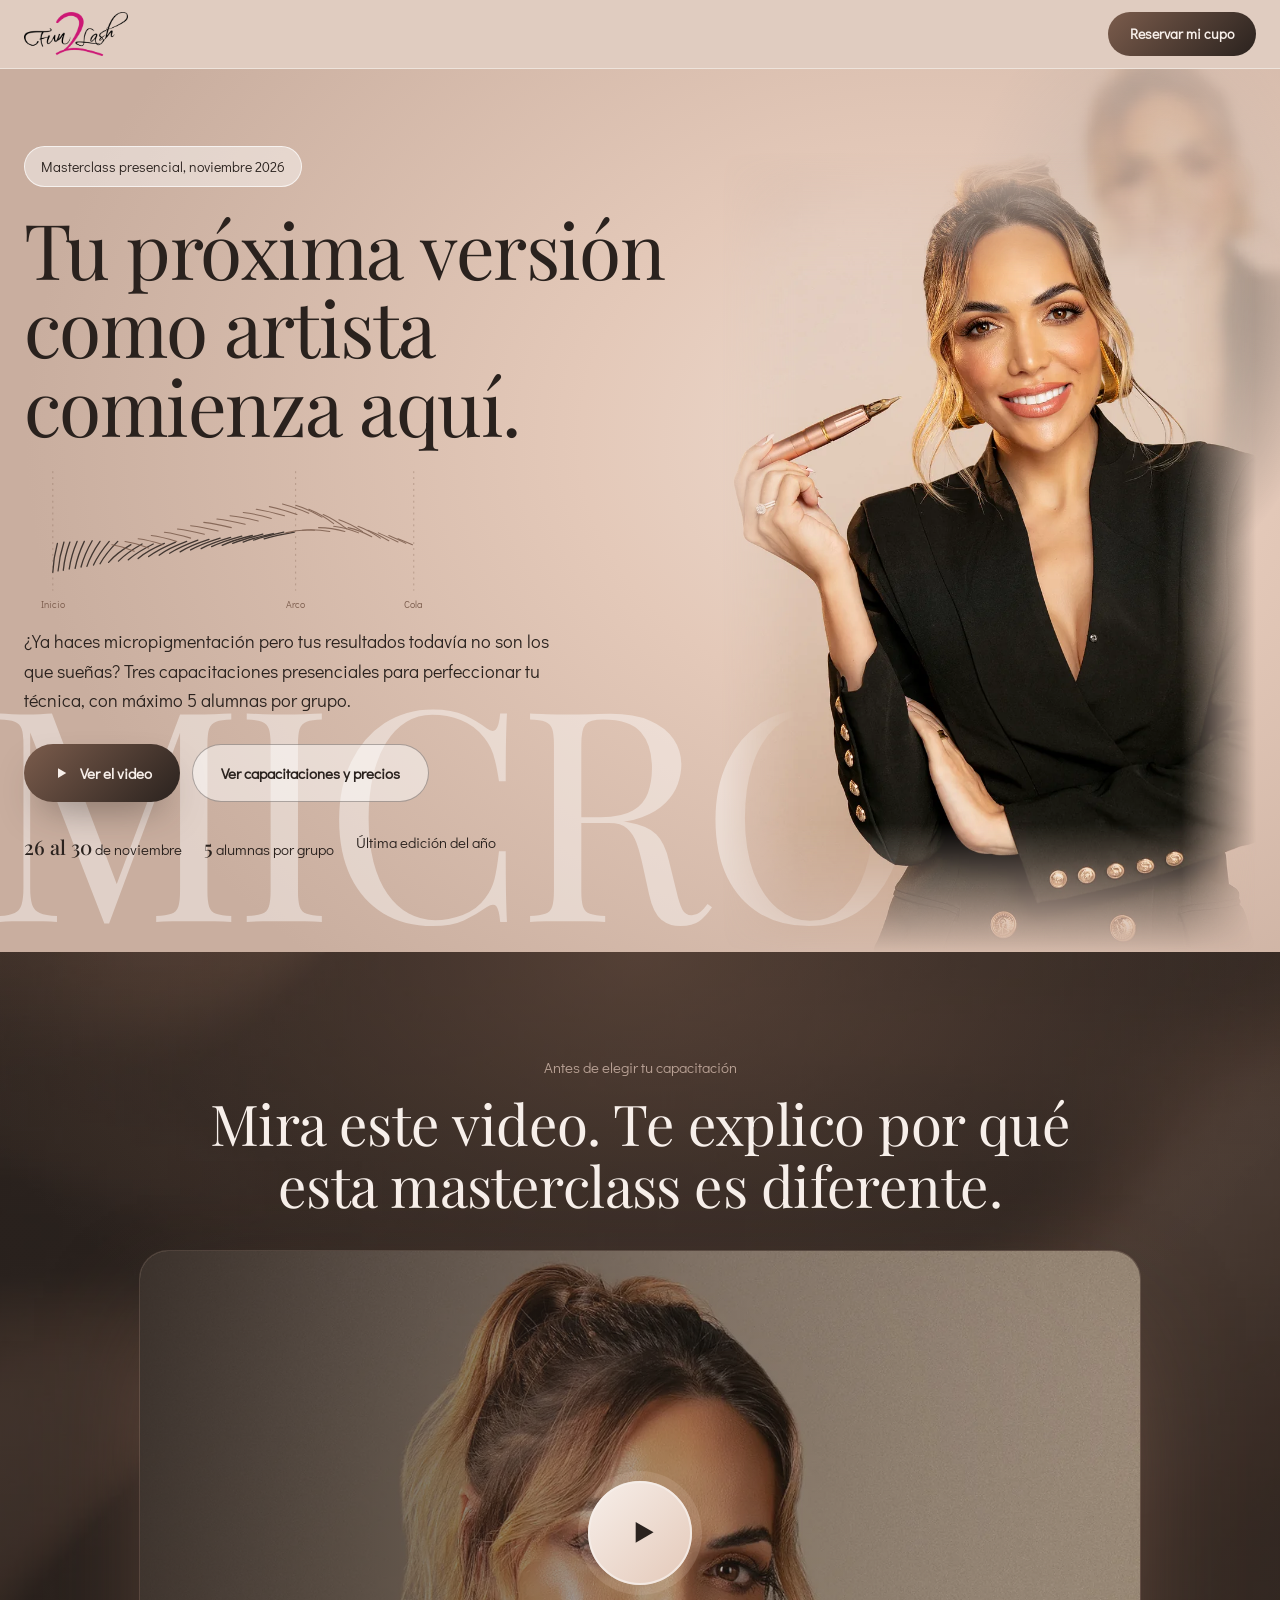
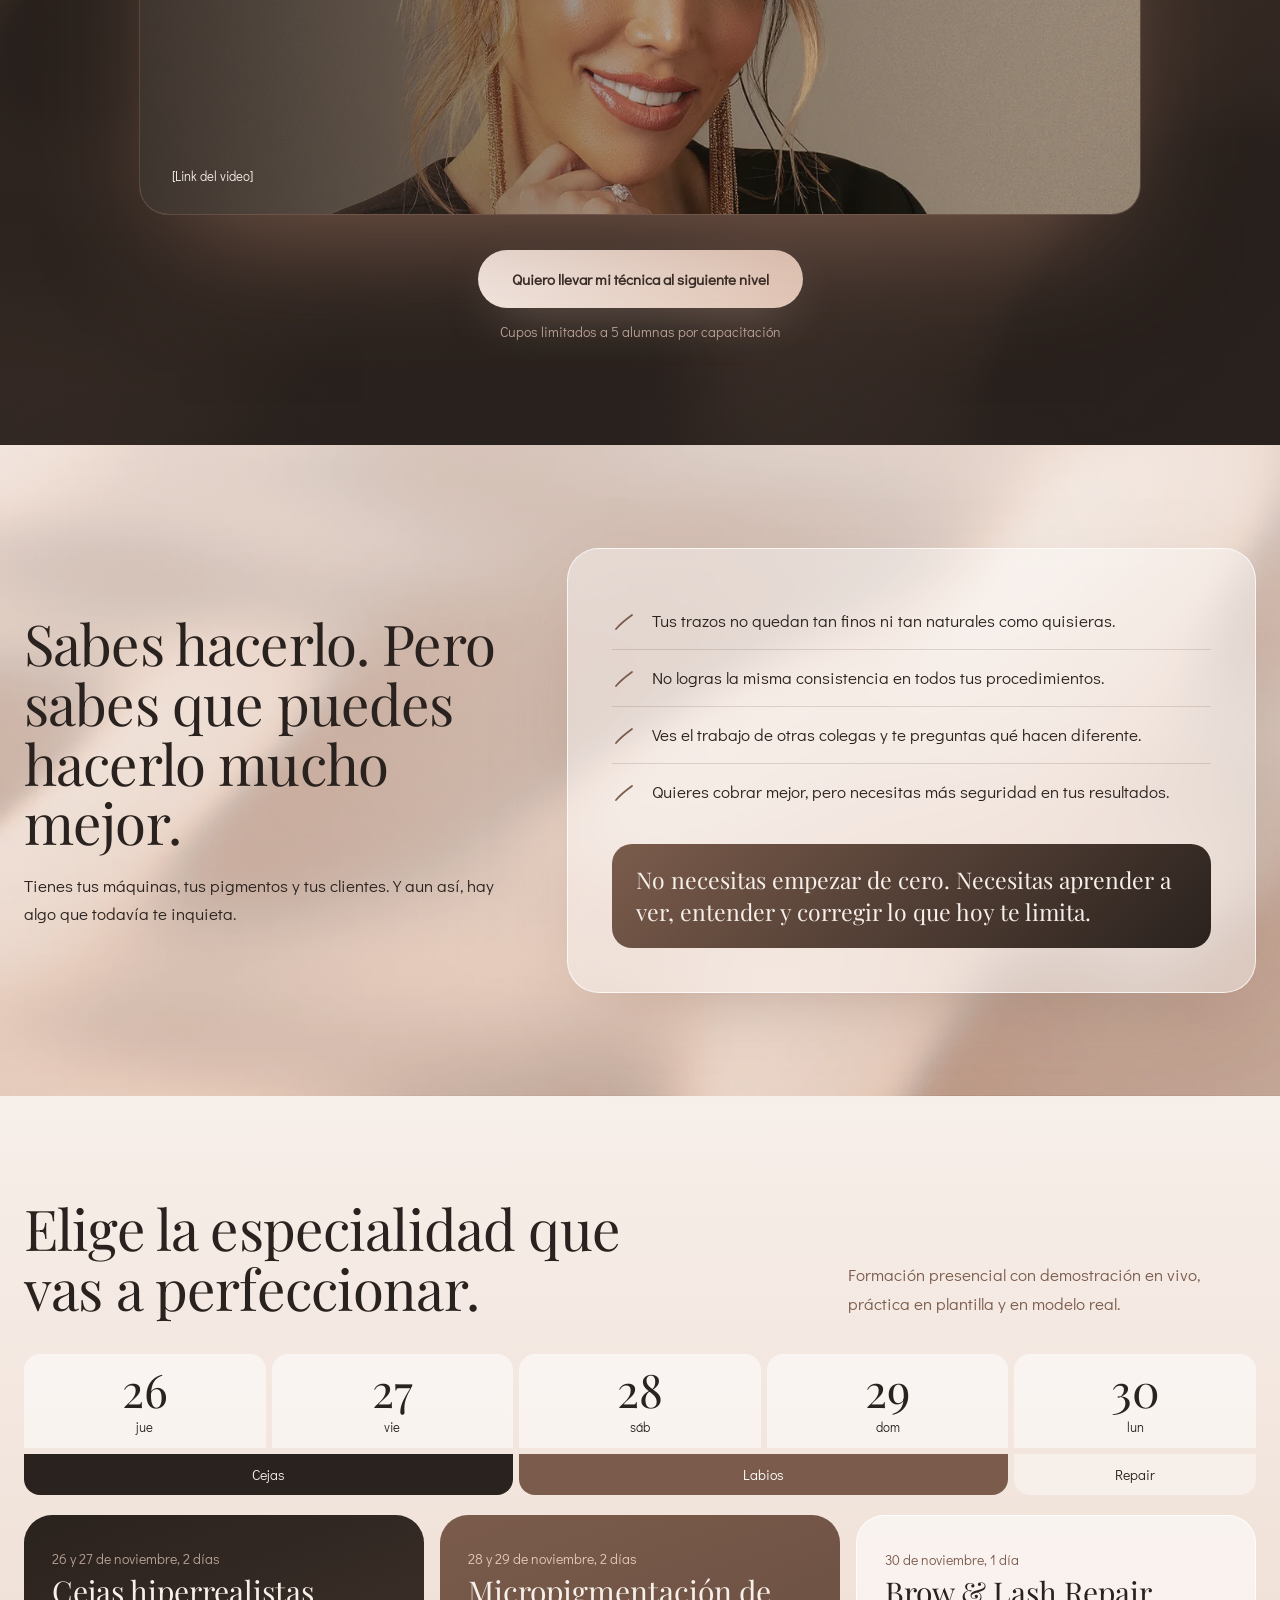
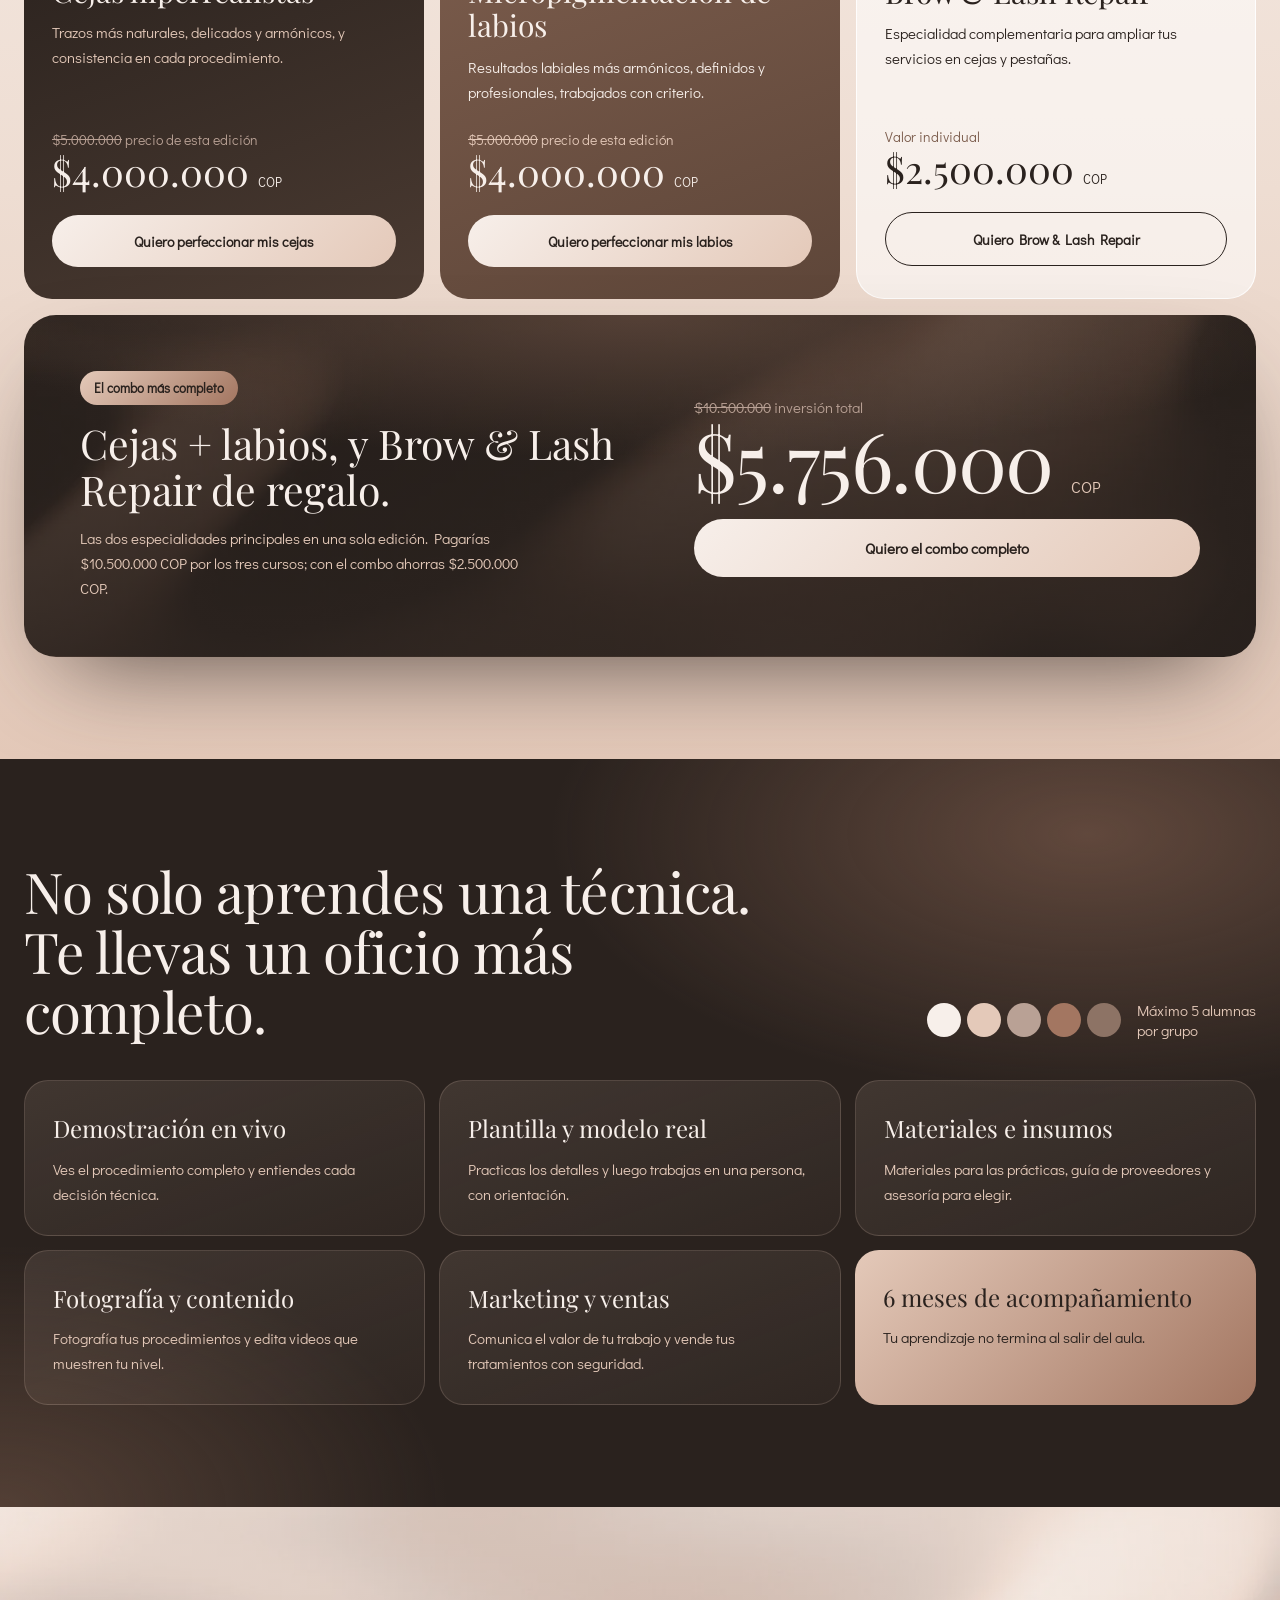
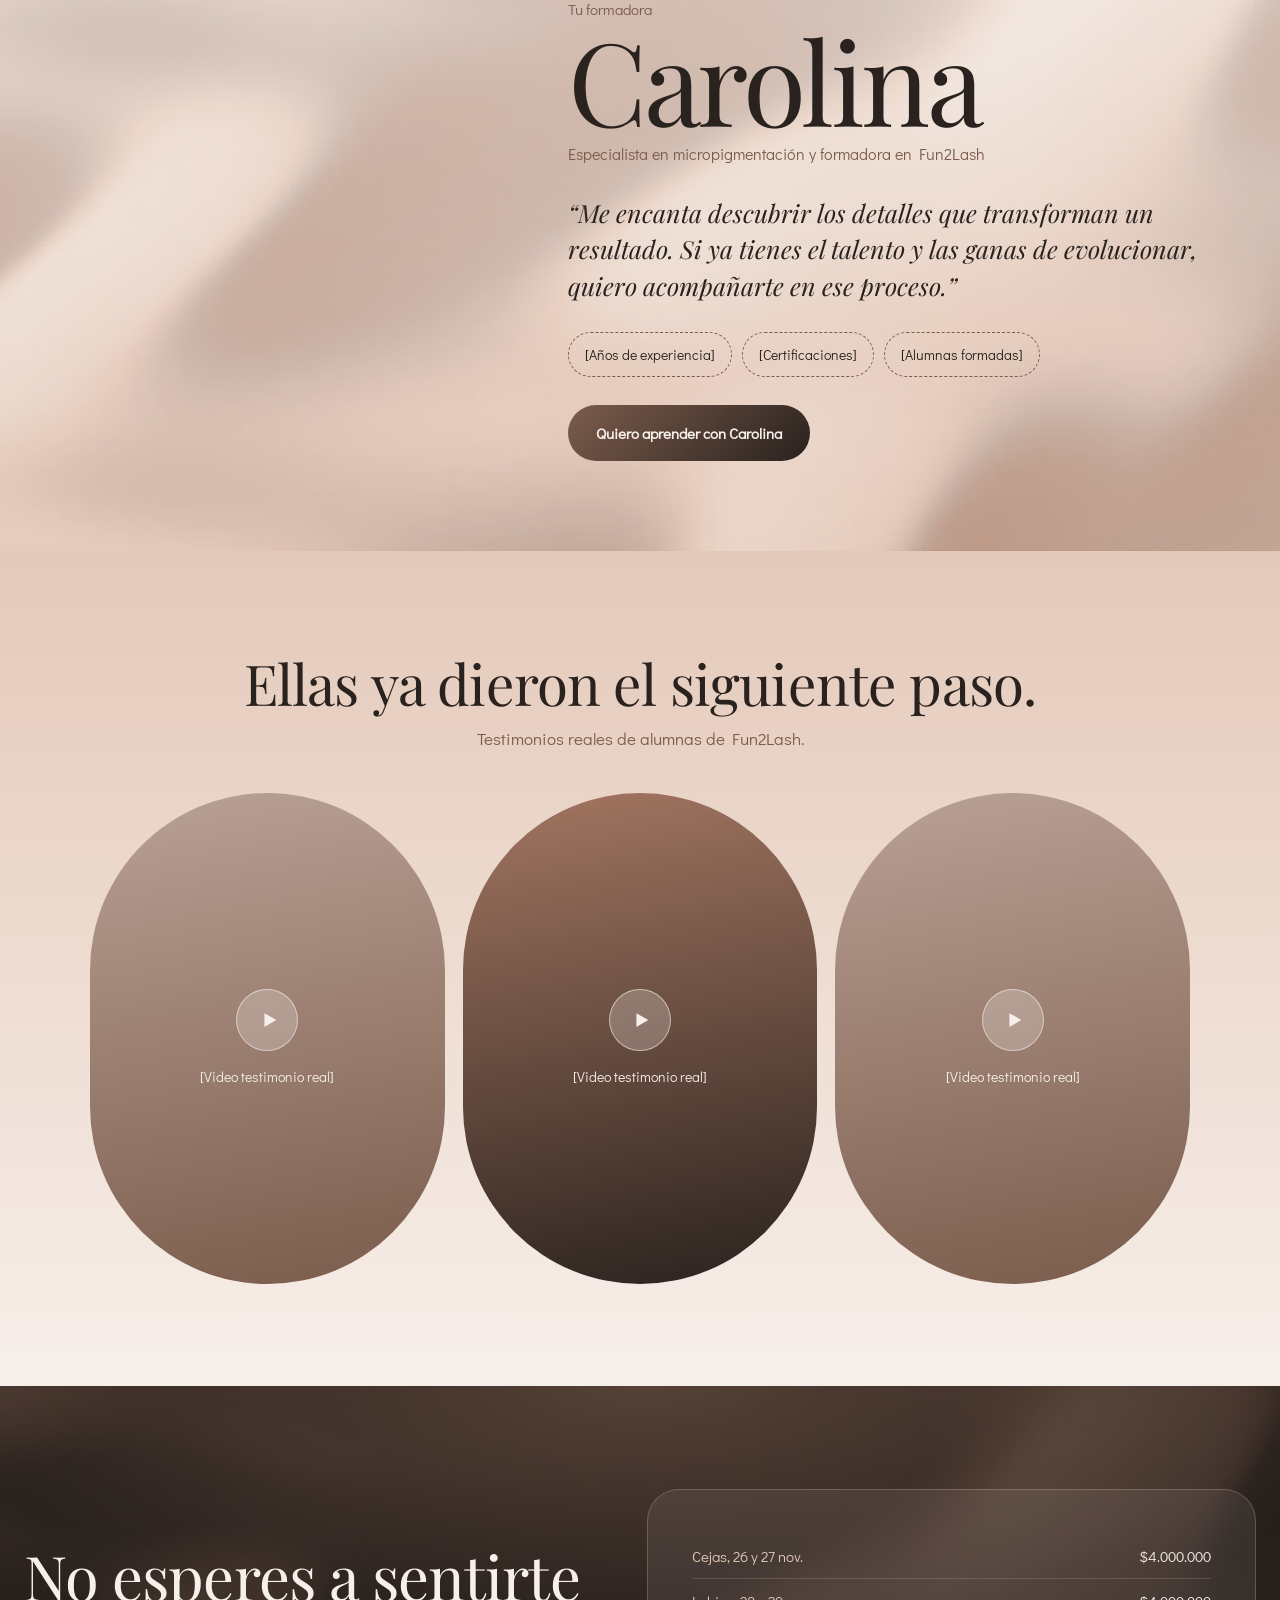
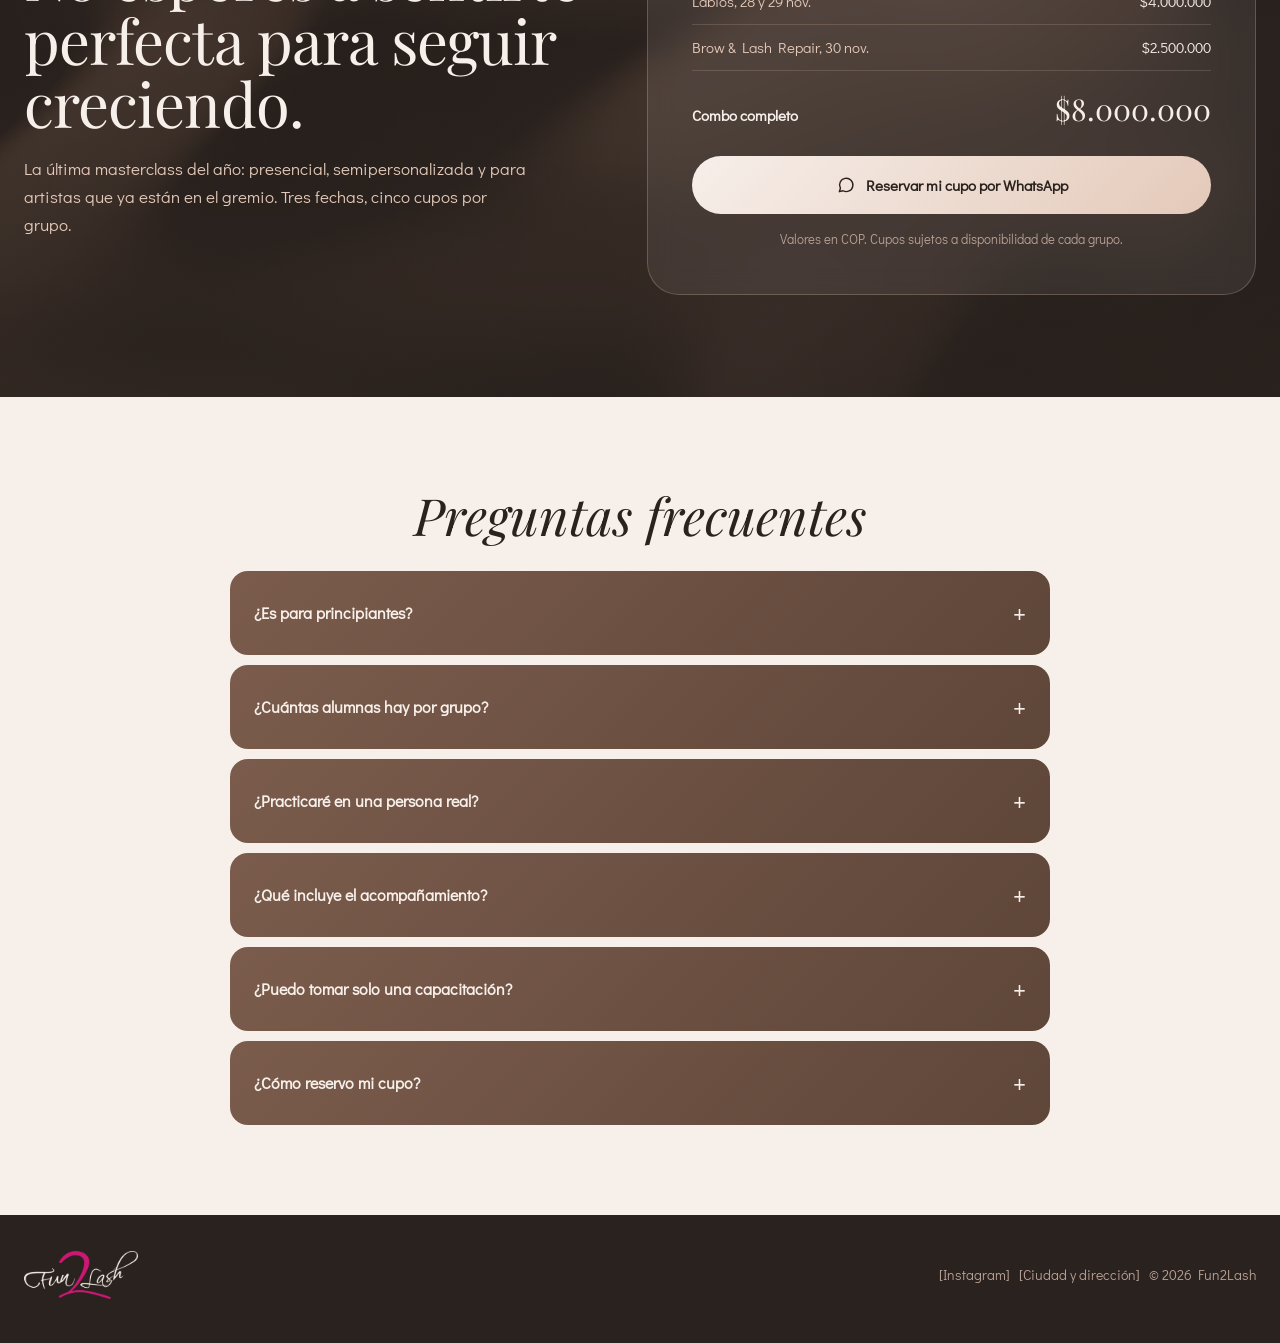
<file: index-anterior.html>
<!doctype html>
<html lang="es">
<head>
<meta charset="utf-8">
<meta name="viewport" content="width=device-width, initial-scale=1">
<meta name="robots" content="noindex, nofollow">
<title>Masterclass FantuLash 2026 | Mira el video y reserva tu cupo</title>
<meta name="description" content="Masterclass presencial de micropigmentación de cejas hiperrealistas, labios y Brow &amp; Lash Repair. 26 al 30 de noviembre de 2026. Máximo 5 alumnas por grupo.">
<meta property="og:title" content="Masterclass FantuLash 2026">
<meta property="og:description" content="Tu próxima versión como artista comienza aquí. Máximo 5 alumnas por grupo.">
<meta property="og:image" content="https://katho-dsg.github.io/Carolina-Master-Class/img/carolina-hero.jpg">
<link rel="icon" href="img/logo-fun2lash.png">
<link rel="preload" as="image" href="img/carolina-hero.webp">
<meta name="theme-color" content="#2A221E">
<link rel="preconnect" href="https://fonts.googleapis.com">
<link rel="preconnect" href="https://fonts.gstatic.com" crossorigin="anonymous">
<link href="https://fonts.googleapis.com/css2?family=Playfair+Display:ital,wght@0,400;0,500;0,600;1,400&amp;family=Didact+Gothic&amp;display=swap" rel="stylesheet">
<style>
body{margin:0;background:#2A221E}
a{color:#7B5C4C}a:hover{color:#2A221E}
a:focus-visible,button:focus-visible,summary:focus-visible{outline:2px solid #A37661;outline-offset:3px}
.fl-btn{transition:transform .25s ease, box-shadow .25s ease, filter .25s ease}
.fl-btn:hover{transform:translateY(-2px);filter:brightness(1.06)}
.fl-seda-clara{background-image:linear-gradient(180deg, rgba(247,239,234,.55), rgba(228,201,185,.35)), url("img/seda-clara.webp");background-size:cover;background-position:center}
.fl-seda-oscura{background-image:radial-gradient(ellipse 80% 60% at 50% 0%, rgba(123,92,76,.55), rgba(42,34,30,0) 70%), linear-gradient(180deg, rgba(42,34,30,.55), rgba(42,34,30,.85)), url("img/seda-oscura.webp");background-size:cover;background-position:center}
.fl-faq summary{list-style:none;cursor:pointer}
.fl-faq summary::-webkit-details-marker{display:none}
.fl-faq[open] .fl-plus{transform:rotate(45deg)}
.fl-plus{transition:transform .25s ease}
.fl-sticky{display:none}
@media (max-width:760px){.fl-sticky{display:flex !important}.fl-hide-sm{display:none !important}}
@media (prefers-reduced-motion:reduce){.fl-btn,.fl-plus{transition:none}.fl-btn:hover{transform:none}}
</style>
<style>html{scroll-behavior:smooth}section[id]{scroll-margin-top:80px}@media (prefers-reduced-motion:reduce){html{scroll-behavior:auto}}</style>
<link rel="stylesheet" href="anim.css">
</head>
<body>
<div style="width: 100%; background: #2A221E; color: #2A221E; font-family: 'Century Gothic', CenturyGothic, AppleGothic, 'Didact Gothic', sans-serif; font-size: 17px; line-height: 1.65; overflow-x: clip;">

<!-- HEADER -->
<header style="position: sticky; top: 0; z-index: 20; background: rgba(234, 214, 202, 0.95); backdrop-filter: blur(14px); -webkit-backdrop-filter: blur(14px); border-bottom: 1px solid rgba(255, 255, 255, 0.45);">
<div style="max-width: 1240px; margin: 0 auto; padding: 12px 24px; display: flex; align-items: center; justify-content: space-between; gap: 20px;">
<a href="#inicio" style="display: flex; align-items: center; text-decoration: none;"><img src="img/logo-fun2lash.png" alt="Fun2Lash, ir al inicio" style="display: block; height: 44px; width: auto;"></a>
<a href="#reservar" class="fl-btn" style="display: inline-flex; align-items: center; justify-content: center; min-height: 44px; padding: 0 22px; border-radius: 999px; background: linear-gradient(135deg, #7B5C4C, #2A221E); color: #F7EFEA; font-size: 14px; font-weight: 700; text-decoration: none; white-space: nowrap;">Reservar mi cupo</a>
</div>
</header>

<!-- 1. HERO -->
<section id="inicio" class="fl-hero" style="position: relative; overflow: hidden; background: radial-gradient(ellipse 70% 80% at 72% 42%, #EDDACE 0%, #E4C9B9 38%, #C9AE9F 100%);">
<p aria-hidden="true" class="fl-ghost" style="position: absolute; left: -1vw; bottom: 4%; margin: 0; font-family: 'Playfair Display', Georgia, serif; font-size: clamp(120px, 23vw, 360px); line-height: 0.8; letter-spacing: -0.03em; color: rgba(255, 255, 255, 0.42); white-space: nowrap; pointer-events: none; user-select: none;">MICRO</p>
<img src="img/carolina-eco.webp" alt="" aria-hidden="true" class="fl-hide-sm fl-eco" style="position: absolute; top: -4%; right: -6%; width: 34%; max-width: 520px; opacity: 0.45; -webkit-mask-image: radial-gradient(ellipse 60% 60% at 50% 40%, #000 30%, transparent 75%); mask-image: radial-gradient(ellipse 60% 60% at 50% 40%, #000 30%, transparent 75%); pointer-events: none;">
<div style="position: relative; max-width: 1240px; margin: 0 auto; padding: clamp(40px, 6vw, 80px) 24px 0; display: flex; flex-wrap: wrap; align-items: flex-end; gap: 24px;">
<div style="flex: 1 1 520px; min-width: 0; padding-bottom: clamp(48px, 7vw, 110px);">
<p class="fl-hero-in" style="display: inline-flex; margin: 0 0 22px; padding: 8px 16px; border-radius: 999px; background: rgba(255, 255, 255, 0.45); border: 1px solid rgba(255, 255, 255, 0.7); font-size: 14px; color: #2A221E;">Masterclass presencial, noviembre 2026</p>
<h1 class="fl-words" style="margin: 0; font-family: 'Playfair Display', Georgia, serif; font-weight: 400; font-size: clamp(44px, 6vw, 86px); line-height: 1.02; letter-spacing: -0.02em; color: #2A221E;">Tu próxima versión como artista comienza aquí.</h1>
<svg viewBox="0 0 640 230" role="img" aria-label="Ceja trazada pelo a pelo con las líneas de mapeo de inicio, arco y cola" class="fl-brow" style="display: block; width: 100%; max-width: 420px; height: auto; margin: 18px 0 14px -4px;">
<g stroke="#7B5C4C" stroke-width="1" stroke-dasharray="3 6" opacity="0.55">
<line x1="50" y1="14" x2="50" y2="196"></line>
<line x1="420" y1="14" x2="420" y2="196"></line>
<line x1="600" y1="14" x2="600" y2="196"></line>
</g>
<g fill="#7B5C4C" font-size="15" font-family="'Century Gothic', 'Didact Gothic', sans-serif" text-anchor="middle">
<text x="50" y="222">Inicio</text>
<text x="420" y="222">Arco</text>
<text x="600" y="222">Cola</text>
</g>
<g fill="none" stroke="#2A221E" stroke-linecap="round" stroke-width="2" opacity="0.85">
<path d="M50 168 q1 -22 7 -44"></path><path d="M58 166 q2 -22 9 -44"></path><path d="M66 165 q2 -21 10 -43"></path><path d="M75 163 q3 -21 12 -42"></path><path d="M84 162 q4 -20 14 -41"></path><path d="M93 160 q5 -19 17 -40"></path><path d="M102 159 q6 -18 20 -38"></path><path d="M112 157 q8 -17 24 -36"></path><path d="M122 155 q9 -16 27 -34"></path>
<path d="M135 153 q12 -14 34 -27"></path><path d="M150 151 q13 -13 36 -26"></path><path d="M165 149 q14 -12 38 -24"></path><path d="M180 147 q14 -12 40 -23"></path><path d="M196 144 q15 -11 41 -22"></path><path d="M212 142 q15 -11 42 -21"></path><path d="M228 139 q16 -10 43 -20"></path><path d="M244 137 q16 -10 44 -19"></path><path d="M260 134 q16 -9 45 -18"></path><path d="M276 132 q17 -9 45 -17"></path><path d="M292 129 q17 -8 46 -16"></path><path d="M308 127 q17 -8 46 -15"></path><path d="M324 124 q18 -7 46 -14"></path><path d="M340 122 q18 -7 46 -13"></path><path d="M356 119 q18 -6 46 -12"></path><path d="M372 117 q18 -5 46 -10"></path>
</g>
<g fill="none" stroke="#7B5C4C" stroke-linecap="round" stroke-width="1.6" opacity="0.85">
<path d="M140 126 q14 2 34 10"></path><path d="M160 121 q15 2 36 10"></path><path d="M180 117 q16 2 38 9"></path><path d="M200 112 q16 2 39 9"></path><path d="M220 107 q17 2 40 9"></path><path d="M240 102 q17 2 41 8"></path><path d="M260 97 q18 2 42 8"></path><path d="M280 92 q18 2 42 8"></path><path d="M300 87 q18 2 43 8"></path><path d="M320 82 q19 2 43 8"></path><path d="M340 77 q19 2 43 9"></path><path d="M360 72 q19 3 43 10"></path><path d="M380 68 q19 4 42 12"></path><path d="M400 64 q19 5 40 14"></path>
<path d="M405 108 q20 -6 44 -4"></path><path d="M420 66 q20 6 40 18"></path><path d="M430 104 q20 -2 42 2"></path><path d="M440 72 q20 8 38 22"></path><path d="M455 100 q20 0 40 6"></path><path d="M462 80 q18 8 36 22"></path><path d="M478 98 q18 2 38 10"></path><path d="M486 88 q18 6 36 18"></path><path d="M500 100 q18 4 36 14"></path><path d="M515 98 q16 6 34 18"></path><path d="M530 104 q16 6 32 16"></path><path d="M546 108 q14 6 30 14"></path><path d="M562 112 q12 5 26 12"></path><path d="M576 117 q10 4 22 9"></path>
</g>
</svg>
<p class="fl-hero-in" style="margin: 0 0 28px; max-width: 30em; font-size: 18px; color: #2A221E;">¿Ya haces micropigmentación pero tus resultados todavía no son los que sueñas? Tres capacitaciones presenciales para perfeccionar tu técnica, con máximo 5 alumnas por grupo.</p>
<div class="fl-hero-in" style="display: flex; flex-wrap: wrap; gap: 12px; margin-bottom: 28px;">
<a href="#video" class="fl-btn" style="display: inline-flex; align-items: center; justify-content: center; gap: 10px; min-height: 56px; padding: 0 28px; border-radius: 999px; background: linear-gradient(135deg, #7B5C4C, #2A221E); color: #F7EFEA; font-size: 15px; font-weight: 700; text-decoration: none; box-shadow: 0 18px 40px -18px rgba(42, 34, 30, 0.7);"><svg viewBox="0 0 24 24" aria-hidden="true" style="width: 18px; height: 18px;"><path d="M8 5.5 v13 l11 -6.5 z" fill="#F7EFEA"></path></svg>Ver el video</a>
<a href="#capacitaciones" class="fl-btn" style="display: inline-flex; align-items: center; justify-content: center; min-height: 56px; padding: 0 28px; border-radius: 999px; background: rgba(255, 255, 255, 0.5); border: 1px solid rgba(42, 34, 30, 0.35); color: #2A221E; font-size: 15px; font-weight: 700; text-decoration: none;">Ver capacitaciones y precios</a>
</div>
<ul class="fl-hero-in" style="margin: 0; padding: 0; list-style: none; display: flex; flex-wrap: wrap; gap: 8px 22px; font-size: 15px; color: #2A221E;">
<li><strong style="font-family: 'Playfair Display', Georgia, serif; font-size: 20px; font-weight: 500;">26 al 30</strong> de noviembre</li>
<li><strong style="font-family: 'Playfair Display', Georgia, serif; font-size: 20px; font-weight: 500;">5</strong> alumnas por grupo</li>
<li>Última edición del año</li>
</ul>
</div>
<div style="flex: 1 1 380px; min-width: 0; max-width: 560px; margin: 0 auto; align-self: flex-end;">
<img src="img/carolina-hero.webp" alt="Carolina, formadora de la Masterclass, sosteniendo su dermógrafo" class="fl-hero-photo" style="display: block; width: 100%; height: auto; -webkit-mask-image: linear-gradient(to right, transparent 0%, #000 14%, #000 86%, transparent 100%), linear-gradient(to bottom, transparent 0%, #000 16%, #000 84%, transparent 100%); -webkit-mask-composite: source-in; mask-image: linear-gradient(to right, transparent 0%, #000 14%, #000 86%, transparent 100%), linear-gradient(to bottom, transparent 0%, #000 16%, #000 84%, transparent 100%); mask-composite: intersect;">
</div>
</div>
</section>

<!-- 2. VIDEO VSL -->
<section id="video" class="fl-seda-oscura" style="position: relative; padding: clamp(64px, 8vw, 112px) 24px; color: #E4C9B9; text-align: center;">
<div style="max-width: 1000px; margin: 0 auto;">
<p class="fl-rv" style="margin: 0 0 12px; font-size: 15px; color: #B9A195;">Antes de elegir tu capacitación</p>
<h2 class="fl-rv" style="margin: 0 auto 36px; max-width: 16em; font-family: 'Playfair Display', Georgia, serif; font-weight: 400; font-size: clamp(32px, 4.4vw, 58px); line-height: 1.1; letter-spacing: -0.01em; color: #F7EFEA;">Mira este video. Te explico por qué esta masterclass es diferente.</h2>
<div class="fl-rv fl-video" style="position: relative; aspect-ratio: 16 / 9; border-radius: 28px; overflow: hidden; background: #3A2E28; box-shadow: 0 50px 120px -40px rgba(163, 118, 97, 0.65), 0 0 0 1px rgba(228, 201, 185, 0.18);">
<img src="img/video-portada.webp" alt="" style="position: absolute; inset: 0; width: 100%; height: 100%; object-fit: cover;">
<div style="position: absolute; inset: 0; background: linear-gradient(90deg, rgba(42, 34, 30, 0.85) 0%, rgba(42, 34, 30, 0.35) 55%, rgba(42, 34, 30, 0.1) 100%);"></div>
<button type="button" aria-label="Reproducir el video de Carolina" class="fl-play" style="position: absolute; left: 50%; top: 50%; transform: translate(-50%, -50%); width: clamp(72px, 9vw, 104px); height: clamp(72px, 9vw, 104px); border-radius: 50%; border: 0; background: linear-gradient(135deg, #F7EFEA, #E4C9B9); display: flex; align-items: center; justify-content: center; cursor: pointer; box-shadow: 0 0 0 10px rgba(228, 201, 185, 0.18);"><svg viewBox="0 0 24 24" aria-hidden="true" style="width: 36%; height: 36%; margin-left: 6%;"><path d="M7 4.5 v15 l13 -7.5 z" fill="#2A221E"></path></svg></button>
<p style="position: absolute; left: clamp(16px, 3vw, 32px); bottom: clamp(14px, 2.5vw, 28px); margin: 0; max-width: 34%; text-align: left; font-size: 13px; color: #F7EFEA;">[Link del video]</p>
</div>
<div class="fl-rv" style="margin-top: 36px; display: flex; flex-direction: column; align-items: center; gap: 12px;">
<a href="#capacitaciones" class="fl-btn" style="display: inline-flex; align-items: center; justify-content: center; min-height: 58px; padding: 0 34px; border-radius: 999px; background: linear-gradient(135deg, #F7EFEA, #E4C9B9); color: #2A221E; font-size: 15px; font-weight: 700; text-decoration: none; box-shadow: 0 18px 50px -20px rgba(228, 201, 185, 0.6);">Quiero llevar mi técnica al siguiente nivel</a>
<p style="margin: 0; font-size: 14px; color: #B9A195;">Cupos limitados a 5 alumnas por capacitación</p>
</div>
</div>
</section>

<!-- 3. ¿TE IDENTIFICAS? -->
<section class="fl-seda-clara" style="padding: clamp(64px, 8vw, 112px) 24px;">
<div style="max-width: 1240px; margin: 0 auto; display: flex; flex-wrap: wrap; gap: clamp(32px, 5vw, 72px); align-items: center;">
<div style="flex: 1 1 400px; min-width: 0;">
<h2 class="fl-rv" style="margin: 0 0 20px; font-family: 'Playfair Display', Georgia, serif; font-weight: 400; font-size: clamp(34px, 4.4vw, 60px); line-height: 1.06; letter-spacing: -0.015em;">Sabes hacerlo. Pero sabes que puedes hacerlo mucho mejor.</h2>
<p class="fl-rv" style="margin: 0; max-width: 28em;">Tienes tus máquinas, tus pigmentos y tus clientes. Y aun así, hay algo que todavía te inquieta.</p>
</div>
<div class="fl-rv" style="flex: 1 1 520px; min-width: 0; padding: clamp(24px, 3.5vw, 44px); border-radius: 32px; background: rgba(255, 255, 255, 0.42); border: 1px solid rgba(255, 255, 255, 0.75); backdrop-filter: blur(10px); -webkit-backdrop-filter: blur(10px); box-shadow: 0 30px 80px -40px rgba(123, 92, 76, 0.5);">
<ul style="margin: 0 0 24px; padding: 0; list-style: none;">
<li class="fl-rv" style="display: flex; gap: 16px; padding: 14px 0; border-bottom: 1px solid rgba(123, 92, 76, 0.2);"><svg viewBox="0 0 24 24" aria-hidden="true" class="fl-mark" style="flex: none; width: 24px; height: 24px; margin-top: 2px;"><path d="M4 20 q5 -6 16 -14" fill="none" stroke="#7B5C4C" stroke-width="1.8" stroke-linecap="round" pathLength="1"></path></svg><span>Tus trazos no quedan tan finos ni tan naturales como quisieras.</span></li>
<li class="fl-rv" style="display: flex; gap: 16px; padding: 14px 0; border-bottom: 1px solid rgba(123, 92, 76, 0.2);"><svg viewBox="0 0 24 24" aria-hidden="true" class="fl-mark" style="flex: none; width: 24px; height: 24px; margin-top: 2px;"><path d="M4 20 q5 -6 16 -14" fill="none" stroke="#7B5C4C" stroke-width="1.8" stroke-linecap="round" pathLength="1"></path></svg><span>No logras la misma consistencia en todos tus procedimientos.</span></li>
<li class="fl-rv" style="display: flex; gap: 16px; padding: 14px 0; border-bottom: 1px solid rgba(123, 92, 76, 0.2);"><svg viewBox="0 0 24 24" aria-hidden="true" class="fl-mark" style="flex: none; width: 24px; height: 24px; margin-top: 2px;"><path d="M4 20 q5 -6 16 -14" fill="none" stroke="#7B5C4C" stroke-width="1.8" stroke-linecap="round" pathLength="1"></path></svg><span>Ves el trabajo de otras colegas y te preguntas qué hacen diferente.</span></li>
<li class="fl-rv" style="display: flex; gap: 16px; padding: 14px 0;"><svg viewBox="0 0 24 24" aria-hidden="true" class="fl-mark" style="flex: none; width: 24px; height: 24px; margin-top: 2px;"><path d="M4 20 q5 -6 16 -14" fill="none" stroke="#7B5C4C" stroke-width="1.8" stroke-linecap="round" pathLength="1"></path></svg><span>Quieres cobrar mejor, pero necesitas más seguridad en tus resultados.</span></li>
</ul>
<p style="margin: 0; padding: 20px 24px; border-radius: 20px; background: linear-gradient(135deg, #7B5C4C, #2A221E); color: #F7EFEA; font-family: 'Playfair Display', Georgia, serif; font-size: clamp(19px, 1.8vw, 23px); line-height: 1.4;">No necesitas empezar de cero. Necesitas aprender a ver, entender y corregir lo que hoy te limita.</p>
</div>
</div>
</section>

<!-- 4. CAPACITACIONES + COMBO -->
<section id="capacitaciones" style="padding: clamp(64px, 8vw, 112px) 24px; background: linear-gradient(180deg, #F7EFEA 0%, #EEDDD2 55%, #E4C9B9 100%);">
<div style="max-width: 1240px; margin: 0 auto;">
<div style="display: flex; flex-wrap: wrap; justify-content: space-between; align-items: flex-end; gap: 16px 40px; margin-bottom: 36px;">
<h2 class="fl-rv" style="margin: 0; max-width: 12em; font-family: 'Playfair Display', Georgia, serif; font-weight: 400; font-size: clamp(34px, 4.4vw, 60px); line-height: 1.06; letter-spacing: -0.015em;">Elige la especialidad que vas a perfeccionar.</h2>
<p class="fl-rv" style="margin: 0; max-width: 24em; color: #7B5C4C;">Formación presencial con demostración en vivo, práctica en plantilla y en modelo real.</p>
</div>

<div class="fl-rv fl-cal" role="img" aria-label="Calendario: cejas hiperrealistas el 26 y 27 de noviembre, labios el 28 y 29, Brow and Lash Repair el 30" style="display: grid; grid-template-columns: repeat(5, minmax(0, 1fr)); gap: 6px; margin-bottom: 20px;">
<div style="padding: 12px 0 8px; text-align: center; border-radius: 16px 16px 0 0; background: rgba(255, 255, 255, 0.55);"><span style="display: block; font-family: 'Playfair Display', Georgia, serif; font-size: clamp(28px, 3.6vw, 46px); line-height: 1;">26</span><span style="font-size: 13px;">jue</span></div>
<div style="padding: 12px 0 8px; text-align: center; border-radius: 16px 16px 0 0; background: rgba(255, 255, 255, 0.55);"><span style="display: block; font-family: 'Playfair Display', Georgia, serif; font-size: clamp(28px, 3.6vw, 46px); line-height: 1;">27</span><span style="font-size: 13px;">vie</span></div>
<div style="padding: 12px 0 8px; text-align: center; border-radius: 16px 16px 0 0; background: rgba(255, 255, 255, 0.55);"><span style="display: block; font-family: 'Playfair Display', Georgia, serif; font-size: clamp(28px, 3.6vw, 46px); line-height: 1;">28</span><span style="font-size: 13px;">sáb</span></div>
<div style="padding: 12px 0 8px; text-align: center; border-radius: 16px 16px 0 0; background: rgba(255, 255, 255, 0.55);"><span style="display: block; font-family: 'Playfair Display', Georgia, serif; font-size: clamp(28px, 3.6vw, 46px); line-height: 1;">29</span><span style="font-size: 13px;">dom</span></div>
<div style="padding: 12px 0 8px; text-align: center; border-radius: 16px 16px 0 0; background: rgba(255, 255, 255, 0.55);"><span style="display: block; font-family: 'Playfair Display', Georgia, serif; font-size: clamp(28px, 3.6vw, 46px); line-height: 1;">30</span><span style="font-size: 13px;">lun</span></div>
<div class="fl-bar" style="grid-column: span 2; padding: 9px 10px; border-radius: 0 0 16px 16px; background: #2A221E; color: #F7EFEA; font-size: 14px; text-align: center;">Cejas</div>
<div class="fl-bar" style="grid-column: span 2; padding: 9px 10px; border-radius: 0 0 16px 16px; background: #7B5C4C; color: #FFFFFF; font-size: 14px; text-align: center;">Labios</div>
<div class="fl-bar" style="padding: 9px 4px; border-radius: 0 0 16px 16px; background: #F7EFEA; color: #2A221E; font-size: 14px; text-align: center;">Repair</div>
</div>

<div style="display: grid; grid-template-columns: repeat(auto-fit, minmax(280px, 1fr)); gap: 16px; margin-bottom: 16px;">
<article class="fl-rv" style="display: flex; flex-direction: column; padding: 32px 28px; border-radius: 28px; background: linear-gradient(160deg, #2A221E 0%, #4A3A31 100%); color: #E4C9B9;">
<p style="margin: 0 0 4px; font-size: 14px; color: #B9A195;">26 y 27 de noviembre, 2 días</p>
<h3 style="margin: 0 0 12px; font-family: 'Playfair Display', Georgia, serif; font-weight: 400; font-size: 30px; line-height: 1.15; color: #F7EFEA;">Cejas hiperrealistas</h3>
<p style="margin: 0 0 24px; font-size: 15px; flex-grow: 1;">Trazos más naturales, delicados y armónicos, y consistencia en cada procedimiento.</p>
<p style="margin: 0; font-size: 14px; color: #B9A195;"><s>$5.000.000</s> precio de esta edición</p>
<p style="margin: 0 0 22px; font-family: 'Playfair Display', Georgia, serif; font-size: 38px; line-height: 1.1; color: #F7EFEA;">$4.000.000 <span style="font-family: 'Century Gothic', CenturyGothic, 'Didact Gothic', sans-serif; font-size: 13px;">COP</span></p>
<a href="#reservar" class="fl-btn" style="display: flex; align-items: center; justify-content: center; min-height: 52px; padding: 0 18px; border-radius: 999px; background: linear-gradient(135deg, #F7EFEA, #E4C9B9); color: #2A221E; font-size: 14px; font-weight: 700; text-decoration: none; text-align: center;">Quiero perfeccionar mis cejas</a>
</article>
<article class="fl-rv" style="display: flex; flex-direction: column; padding: 32px 28px; border-radius: 28px; background: linear-gradient(160deg, #7B5C4C 0%, #5E4639 100%); color: #F7EFEA;">
<p style="margin: 0 0 4px; font-size: 14px; color: #E4C9B9;">28 y 29 de noviembre, 2 días</p>
<h3 style="margin: 0 0 12px; font-family: 'Playfair Display', Georgia, serif; font-weight: 400; font-size: 30px; line-height: 1.15;">Micropigmentación de labios</h3>
<p style="margin: 0 0 24px; font-size: 15px; flex-grow: 1;">Resultados labiales más armónicos, definidos y profesionales, trabajados con criterio.</p>
<p style="margin: 0; font-size: 14px; color: #E4C9B9;"><s>$5.000.000</s> precio de esta edición</p>
<p style="margin: 0 0 22px; font-family: 'Playfair Display', Georgia, serif; font-size: 38px; line-height: 1.1;">$4.000.000 <span style="font-family: 'Century Gothic', CenturyGothic, 'Didact Gothic', sans-serif; font-size: 13px;">COP</span></p>
<a href="#reservar" class="fl-btn" style="display: flex; align-items: center; justify-content: center; min-height: 52px; padding: 0 18px; border-radius: 999px; background: linear-gradient(135deg, #F7EFEA, #E4C9B9); color: #2A221E; font-size: 14px; font-weight: 700; text-decoration: none; text-align: center;">Quiero perfeccionar mis labios</a>
</article>
<article class="fl-rv" style="display: flex; flex-direction: column; padding: 32px 28px; border-radius: 28px; background: rgba(255, 255, 255, 0.55); border: 1px solid rgba(255, 255, 255, 0.85);">
<p style="margin: 0 0 4px; font-size: 14px; color: #7B5C4C;">30 de noviembre, 1 día</p>
<h3 style="margin: 0 0 12px; font-family: 'Playfair Display', Georgia, serif; font-weight: 400; font-size: 30px; line-height: 1.15;">Brow &amp; Lash Repair</h3>
<p style="margin: 0 0 24px; font-size: 15px; flex-grow: 1;">Especialidad complementaria para ampliar tus servicios en cejas y pestañas.</p>
<p style="margin: 0; font-size: 14px; color: #7B5C4C;">Valor individual</p>
<p style="margin: 0 0 22px; font-family: 'Playfair Display', Georgia, serif; font-size: 38px; line-height: 1.1;">$2.500.000 <span style="font-family: 'Century Gothic', CenturyGothic, 'Didact Gothic', sans-serif; font-size: 13px;">COP</span></p>
<a href="#reservar" class="fl-btn" style="display: flex; align-items: center; justify-content: center; min-height: 52px; padding: 0 18px; border-radius: 999px; border: 1px solid #2A221E; color: #2A221E; font-size: 14px; font-weight: 700; text-decoration: none; text-align: center;">Quiero Brow &amp; Lash Repair</a>
</article>
</div>

<div id="combo" class="fl-rv fl-seda-oscura" style="position: relative; overflow: hidden; display: flex; flex-wrap: wrap; align-items: center; gap: 28px 48px; padding: clamp(28px, 4.5vw, 56px); border-radius: 32px; color: #E4C9B9; box-shadow: 0 40px 100px -40px rgba(42, 34, 30, 0.8);">
<div style="flex: 1 1 380px; min-width: 0;">
<p style="display: inline-flex; margin: 0 0 16px; padding: 6px 14px; border-radius: 999px; background: linear-gradient(135deg, #E4C9B9, #A37661); color: #2A221E; font-size: 13px; font-weight: 700;">El combo más completo</p>
<h3 style="margin: 0 0 14px; font-family: 'Playfair Display', Georgia, serif; font-weight: 400; font-size: clamp(28px, 3.2vw, 42px); line-height: 1.12; color: #F7EFEA;">Cejas + labios, y Brow &amp; Lash Repair de regalo.</h3>
<p style="margin: 0; font-size: 15px; max-width: 30em;">Las dos especialidades principales en una sola edición. Pagarías $10.500.000 COP por los tres cursos; con el combo ahorras $2.500.000 COP.</p>
</div>
<div style="flex: 1 1 320px; min-width: 0;">
<p style="margin: 0; font-size: 15px; color: #B9A195;"><s>$10.500.000</s> inversión total</p>
<p class="fl-count" style="margin: 0 0 18px; font-family: 'Playfair Display', Georgia, serif; font-size: clamp(50px, 6.4vw, 88px); line-height: 1; letter-spacing: -0.02em; color: #F7EFEA;">$8.000.000 <span style="font-family: 'Century Gothic', CenturyGothic, 'Didact Gothic', sans-serif; font-size: 16px; letter-spacing: 0; color: #E4C9B9;">COP</span></p>
<a href="#reservar" class="fl-btn" style="display: flex; align-items: center; justify-content: center; min-height: 58px; padding: 0 24px; border-radius: 999px; background: linear-gradient(135deg, #F7EFEA, #E4C9B9); color: #2A221E; font-size: 15px; font-weight: 700; text-decoration: none; text-align: center;">Quiero el combo completo</a>
</div>
</div>
</div>
</section>

<!-- 5. QUÉ TE LLEVAS -->
<section style="position: relative; padding: clamp(64px, 8vw, 112px) 24px; background: radial-gradient(ellipse 60% 50% at 85% 10%, rgba(163, 118, 97, 0.45), rgba(42, 34, 30, 0) 70%), radial-gradient(ellipse 50% 50% at 0% 100%, rgba(123, 92, 76, 0.5), rgba(42, 34, 30, 0) 70%), #2A221E; color: #E4C9B9;">
<div style="max-width: 1240px; margin: 0 auto;">
<div style="display: flex; flex-wrap: wrap; justify-content: space-between; align-items: flex-end; gap: 24px 40px; margin-bottom: 40px;">
<h2 class="fl-rv" style="margin: 0; max-width: 13em; font-family: 'Playfair Display', Georgia, serif; font-weight: 400; font-size: clamp(34px, 4.4vw, 60px); line-height: 1.06; letter-spacing: -0.015em; color: #F7EFEA;">No solo aprendes una técnica. Te llevas un oficio más completo.</h2>
<div class="fl-rv" style="display: flex; align-items: center; gap: 16px;">
<div class="fl-seats" role="img" aria-label="Cinco lugares: el máximo de alumnas por grupo" style="display: flex; gap: 6px;">
<span style="width: 34px; height: 34px; border-radius: 50%; background: #F7EFEA;"></span>
<span style="width: 34px; height: 34px; border-radius: 50%; background: #E4C9B9;"></span>
<span style="width: 34px; height: 34px; border-radius: 50%; background: #B9A195;"></span>
<span style="width: 34px; height: 34px; border-radius: 50%; background: #A37661;"></span>
<span style="width: 34px; height: 34px; border-radius: 50%; background: #8D7365;"></span>
</div>
<p style="margin: 0; font-size: 15px; line-height: 1.35;">Máximo 5 alumnas<br>por grupo</p>
</div>
</div>
<div style="display: grid; grid-template-columns: repeat(auto-fit, minmax(320px, 1fr)); gap: 14px;">
<div class="fl-rv" style="padding: 28px; border-radius: 24px; background: linear-gradient(160deg, rgba(228, 201, 185, 0.12), rgba(228, 201, 185, 0.03)); border: 1px solid rgba(228, 201, 185, 0.18);">
<h3 style="margin: 0 0 8px; font-family: 'Playfair Display', Georgia, serif; font-weight: 400; font-size: 24px; color: #F7EFEA;">Demostración en vivo</h3>
<p style="margin: 0; font-size: 15px;">Ves el procedimiento completo y entiendes cada decisión técnica.</p>
</div>
<div class="fl-rv" style="padding: 28px; border-radius: 24px; background: linear-gradient(160deg, rgba(228, 201, 185, 0.12), rgba(228, 201, 185, 0.03)); border: 1px solid rgba(228, 201, 185, 0.18);">
<h3 style="margin: 0 0 8px; font-family: 'Playfair Display', Georgia, serif; font-weight: 400; font-size: 24px; color: #F7EFEA;">Plantilla y modelo real</h3>
<p style="margin: 0; font-size: 15px;">Practicas los detalles y luego trabajas en una persona, con orientación.</p>
</div>
<div class="fl-rv" style="padding: 28px; border-radius: 24px; background: linear-gradient(160deg, rgba(228, 201, 185, 0.12), rgba(228, 201, 185, 0.03)); border: 1px solid rgba(228, 201, 185, 0.18);">
<h3 style="margin: 0 0 8px; font-family: 'Playfair Display', Georgia, serif; font-weight: 400; font-size: 24px; color: #F7EFEA;">Materiales e insumos</h3>
<p style="margin: 0; font-size: 15px;">Materiales para las prácticas, guía de proveedores y asesoría para elegir.</p>
</div>
<div class="fl-rv" style="padding: 28px; border-radius: 24px; background: linear-gradient(160deg, rgba(228, 201, 185, 0.12), rgba(228, 201, 185, 0.03)); border: 1px solid rgba(228, 201, 185, 0.18);">
<h3 style="margin: 0 0 8px; font-family: 'Playfair Display', Georgia, serif; font-weight: 400; font-size: 24px; color: #F7EFEA;">Fotografía y contenido</h3>
<p style="margin: 0; font-size: 15px;">Fotografía tus procedimientos y edita videos que muestren tu nivel.</p>
</div>
<div class="fl-rv" style="padding: 28px; border-radius: 24px; background: linear-gradient(160deg, rgba(228, 201, 185, 0.12), rgba(228, 201, 185, 0.03)); border: 1px solid rgba(228, 201, 185, 0.18);">
<h3 style="margin: 0 0 8px; font-family: 'Playfair Display', Georgia, serif; font-weight: 400; font-size: 24px; color: #F7EFEA;">Marketing y ventas</h3>
<p style="margin: 0; font-size: 15px;">Comunica el valor de tu trabajo y vende tus tratamientos con seguridad.</p>
</div>
<div class="fl-rv" style="padding: 28px; border-radius: 24px; background: linear-gradient(135deg, #E4C9B9, #A37661); color: #2A221E;">
<h3 style="margin: 0 0 8px; font-family: 'Playfair Display', Georgia, serif; font-weight: 400; font-size: 24px;">6 meses de acompañamiento</h3>
<p style="margin: 0; font-size: 15px;">Tu aprendizaje no termina al salir del aula.</p>
</div>
</div>
</div>
</section>

<!-- 6. CAROLINA -->
<section id="carolina" class="fl-seda-clara" style="position: relative; overflow: hidden; padding: clamp(56px, 7vw, 96px) 24px 0;">
<div style="max-width: 1240px; margin: 0 auto; display: flex; flex-wrap: wrap; align-items: flex-end; gap: 24px clamp(32px, 5vw, 72px);">
<div style="flex: 1 1 360px; min-width: 0; max-width: 480px; margin: 0 auto;">
<img loading="lazy" src="img/carolina-retrato.webp" alt="Retrato de Carolina" class="fl-rv" style="display: block; width: 100%; height: auto; -webkit-mask-image: linear-gradient(180deg, #000 72%, transparent 100%); mask-image: linear-gradient(180deg, #000 72%, transparent 100%); border-radius: 240px 240px 0 0;">
</div>
<div style="flex: 1 1 480px; min-width: 0; padding-bottom: clamp(48px, 7vw, 96px);">
<p class="fl-rv" style="margin: 0 0 4px; font-size: 15px; color: #7B5C4C;">Tu formadora</p>
<h2 class="fl-rv" style="margin: 0 0 6px; font-family: 'Playfair Display', Georgia, serif; font-weight: 400; font-size: clamp(64px, 9vw, 132px); line-height: 0.95; letter-spacing: -0.03em;">Carolina</h2>
<p class="fl-rv" style="margin: 0 0 28px; font-size: 16px; color: #7B5C4C;">Especialista en micropigmentación y formadora en Fun2Lash</p>
<blockquote class="fl-rv" style="margin: 0 0 28px; padding: 0 0 0 0;">
<p style="margin: 0 0 12px; font-family: 'Playfair Display', Georgia, serif; font-style: italic; font-size: clamp(20px, 2vw, 25px); line-height: 1.45; max-width: 26em;">“Me encanta descubrir los detalles que transforman un resultado. Si ya tienes el talento y las ganas de evolucionar, quiero acompañarte en ese proceso.”</p>
</blockquote>
<div class="fl-rv" style="display: flex; flex-wrap: wrap; gap: 10px; margin-bottom: 28px;">
<span style="padding: 10px 16px; border-radius: 999px; border: 1px dashed #7B5C4C; font-size: 14px;">[Años de experiencia]</span>
<span style="padding: 10px 16px; border-radius: 999px; border: 1px dashed #7B5C4C; font-size: 14px;">[Certificaciones]</span>
<span style="padding: 10px 16px; border-radius: 999px; border: 1px dashed #7B5C4C; font-size: 14px;">[Alumnas formadas]</span>
</div>
<a href="#reservar" class="fl-btn fl-rv" style="display: inline-flex; align-items: center; justify-content: center; min-height: 56px; padding: 0 28px; border-radius: 999px; background: linear-gradient(135deg, #7B5C4C, #2A221E); color: #F7EFEA; font-size: 15px; font-weight: 700; text-decoration: none;">Quiero aprender con Carolina</a>
</div>
</div>
</section>

<!-- 7. TESTIMONIOS -->
<section style="padding: clamp(64px, 8vw, 104px) 24px; background: linear-gradient(180deg, #E4C9B9 0%, #F7EFEA 100%);">
<div style="max-width: 1100px; margin: 0 auto; text-align: center;">
<h2 class="fl-rv" style="margin: 0 0 12px; font-family: 'Playfair Display', Georgia, serif; font-weight: 400; font-size: clamp(34px, 4.4vw, 60px); line-height: 1.06; letter-spacing: -0.015em;">Ellas ya dieron el siguiente paso.</h2>
<p class="fl-rv" style="margin: 0 auto 40px; max-width: 32em; color: #7B5C4C;">Testimonios reales de alumnas de Fun2Lash.</p>
<div style="display: grid; grid-template-columns: repeat(auto-fit, minmax(200px, 1fr)); gap: 18px;">
<div class="fl-rv" style="position: relative; aspect-ratio: 9 / 13; border-radius: 999px; background: linear-gradient(170deg, #B9A195 0%, #7B5C4C 100%); display: flex; flex-direction: column; align-items: center; justify-content: center; gap: 14px; color: #F7EFEA; padding: 24px;">
<span aria-hidden="true" style="width: 60px; height: 60px; border-radius: 50%; background: rgba(247, 239, 234, 0.25); border: 1px solid rgba(247, 239, 234, 0.6); display: flex; align-items: center; justify-content: center;"><svg viewBox="0 0 24 24" style="width: 22px; height: 22px; margin-left: 3px;"><path d="M7 4.5 v15 l13 -7.5 z" fill="#F7EFEA"></path></svg></span>
<span style="font-size: 14px;">[Video testimonio real]</span>
</div>
<div class="fl-rv" style="position: relative; aspect-ratio: 9 / 13; border-radius: 999px; background: linear-gradient(170deg, #A37661 0%, #2A221E 100%); display: flex; flex-direction: column; align-items: center; justify-content: center; gap: 14px; color: #F7EFEA; padding: 24px;">
<span aria-hidden="true" style="width: 60px; height: 60px; border-radius: 50%; background: rgba(247, 239, 234, 0.25); border: 1px solid rgba(247, 239, 234, 0.6); display: flex; align-items: center; justify-content: center;"><svg viewBox="0 0 24 24" style="width: 22px; height: 22px; margin-left: 3px;"><path d="M7 4.5 v15 l13 -7.5 z" fill="#F7EFEA"></path></svg></span>
<span style="font-size: 14px;">[Video testimonio real]</span>
</div>
<div class="fl-rv" style="position: relative; aspect-ratio: 9 / 13; border-radius: 999px; background: linear-gradient(170deg, #B9A195 0%, #7B5C4C 100%); display: flex; flex-direction: column; align-items: center; justify-content: center; gap: 14px; color: #F7EFEA; padding: 24px;">
<span aria-hidden="true" style="width: 60px; height: 60px; border-radius: 50%; background: rgba(247, 239, 234, 0.25); border: 1px solid rgba(247, 239, 234, 0.6); display: flex; align-items: center; justify-content: center;"><svg viewBox="0 0 24 24" style="width: 22px; height: 22px; margin-left: 3px;"><path d="M7 4.5 v15 l13 -7.5 z" fill="#F7EFEA"></path></svg></span>
<span style="font-size: 14px;">[Video testimonio real]</span>
</div>
</div>
</div>
</section>

<!-- 8. CIERRE -->
<section id="reservar" class="fl-seda-oscura" style="padding: clamp(64px, 8vw, 112px) 24px; color: #E4C9B9;">
<div style="max-width: 1240px; margin: 0 auto; display: flex; flex-wrap: wrap; align-items: center; gap: 40px clamp(32px, 5vw, 80px);">
<div style="flex: 1 1 460px; min-width: 0;">
<h2 class="fl-rv" style="margin: 0 0 20px; font-family: 'Playfair Display', Georgia, serif; font-weight: 400; font-size: clamp(36px, 4.8vw, 66px); line-height: 1.04; letter-spacing: -0.015em; color: #F7EFEA;">No esperes a sentirte perfecta para seguir creciendo.</h2>
<p class="fl-rv" style="margin: 0; max-width: 30em;">La última masterclass del año: presencial, semipersonalizada y para artistas que ya están en el gremio. Tres fechas, cinco cupos por grupo.</p>
</div>
<div class="fl-rv" style="flex: 1 1 420px; min-width: 0; padding: clamp(28px, 4vw, 44px); border-radius: 32px; background: rgba(247, 239, 234, 0.08); border: 1px solid rgba(228, 201, 185, 0.25); backdrop-filter: blur(12px); -webkit-backdrop-filter: blur(12px);">
<dl style="margin: 0 0 22px; font-size: 15px;">
<div style="display: flex; justify-content: space-between; gap: 12px; padding: 10px 0; border-bottom: 1px solid rgba(228, 201, 185, 0.18);"><dt>Cejas, 26 y 27 nov.</dt><dd style="margin: 0; color: #F7EFEA;">$4.000.000</dd></div>
<div style="display: flex; justify-content: space-between; gap: 12px; padding: 10px 0; border-bottom: 1px solid rgba(228, 201, 185, 0.18);"><dt>Labios, 28 y 29 nov.</dt><dd style="margin: 0; color: #F7EFEA;">$4.000.000</dd></div>
<div style="display: flex; justify-content: space-between; gap: 12px; padding: 10px 0; border-bottom: 1px solid rgba(228, 201, 185, 0.18);"><dt>Brow &amp; Lash Repair, 30 nov.</dt><dd style="margin: 0; color: #F7EFEA;">$2.500.000</dd></div>
<div style="display: flex; justify-content: space-between; align-items: baseline; gap: 12px; padding: 14px 0 0;"><dt style="font-weight: 700; color: #F7EFEA;">Combo completo</dt><dd style="margin: 0; font-family: 'Playfair Display', Georgia, serif; font-size: 30px; color: #F7EFEA;">$8.000.000</dd></div>
</dl>
<a href="https://wa.me/57XXXXXXXXXX?text=Hola%20Carolina%2C%20quiero%20reservar%20mi%20cupo%20en%20la%20Masterclass" class="fl-btn" style="display: flex; align-items: center; justify-content: center; gap: 10px; min-height: 58px; padding: 0 24px; border-radius: 999px; background: linear-gradient(135deg, #F7EFEA, #E4C9B9); color: #2A221E; font-size: 15px; font-weight: 700; text-decoration: none; text-align: center;"><svg viewBox="0 0 24 24" aria-hidden="true" style="width: 20px; height: 20px;"><path d="M4 20 l1.3 -4.2 A8 8 0 1 1 8.4 18.9 Z" fill="none" stroke="#2A221E" stroke-width="1.7" stroke-linejoin="round"></path></svg>Reservar mi cupo por WhatsApp</a>
<p style="margin: 14px 0 0; font-size: 13px; color: #B9A195; text-align: center;">Valores en COP. Cupos sujetos a disponibilidad de cada grupo.</p>
</div>
</div>
</section>

<!-- 9. PREGUNTAS -->
<section id="preguntas" style="padding: clamp(56px, 7vw, 96px) 24px; background: #F7EFEA;">
<div style="max-width: 820px; margin: 0 auto;">
<h2 class="fl-rv" style="margin: 0 0 28px; text-align: center; font-family: 'Playfair Display', Georgia, serif; font-weight: 400; font-style: italic; font-size: clamp(32px, 4vw, 52px); line-height: 1.1;">Preguntas frecuentes</h2>
<div style="display: flex; flex-direction: column; gap: 10px;">
<details class="fl-faq fl-rv" style="border-radius: 18px; background: linear-gradient(135deg, #7B5C4C, #5E4639); color: #F7EFEA;"><summary style="display: flex; justify-content: space-between; align-items: center; gap: 20px; min-height: 60px; padding: 12px 24px; font-size: 16px; font-weight: 700;">¿Es para principiantes?<span class="fl-plus" aria-hidden="true" style="flex: none; font-size: 26px; font-weight: 400;">+</span></summary><p style="margin: 0; padding: 0 24px 20px; font-size: 15px; color: #F7EFEA;">No. Es para artistas que ya realizan micropigmentación y quieren perfeccionar su técnica.</p></details>
<details class="fl-faq fl-rv" style="border-radius: 18px; background: linear-gradient(135deg, #7B5C4C, #5E4639); color: #F7EFEA;"><summary style="display: flex; justify-content: space-between; align-items: center; gap: 20px; min-height: 60px; padding: 12px 24px; font-size: 16px; font-weight: 700;">¿Cuántas alumnas hay por grupo?<span class="fl-plus" aria-hidden="true" style="flex: none; font-size: 26px; font-weight: 400;">+</span></summary><p style="margin: 0; padding: 0 24px 20px; font-size: 15px; color: #F7EFEA;">Máximo cinco por capacitación, para que tengas espacio de preguntar y practicar.</p></details>
<details class="fl-faq fl-rv" style="border-radius: 18px; background: linear-gradient(135deg, #7B5C4C, #5E4639); color: #F7EFEA;"><summary style="display: flex; justify-content: space-between; align-items: center; gap: 20px; min-height: 60px; padding: 12px 24px; font-size: 16px; font-weight: 700;">¿Practicaré en una persona real?<span class="fl-plus" aria-hidden="true" style="flex: none; font-size: 26px; font-weight: 400;">+</span></summary><p style="margin: 0; padding: 0 24px 20px; font-size: 15px; color: #F7EFEA;">Sí. Primero en plantilla y luego en modelo real, según la organización de cada capacitación.</p></details>
<details class="fl-faq fl-rv" style="border-radius: 18px; background: linear-gradient(135deg, #7B5C4C, #5E4639); color: #F7EFEA;"><summary style="display: flex; justify-content: space-between; align-items: center; gap: 20px; min-height: 60px; padding: 12px 24px; font-size: 16px; font-weight: 700;">¿Qué incluye el acompañamiento?<span class="fl-plus" aria-hidden="true" style="flex: none; font-size: 26px; font-weight: 400;">+</span></summary><p style="margin: 0; padding: 0 24px 20px; font-size: 15px; color: #F7EFEA;">Seis meses posteriores al curso. Los canales y las condiciones se informan antes de la inscripción.</p></details>
<details class="fl-faq fl-rv" style="border-radius: 18px; background: linear-gradient(135deg, #7B5C4C, #5E4639); color: #F7EFEA;"><summary style="display: flex; justify-content: space-between; align-items: center; gap: 20px; min-height: 60px; padding: 12px 24px; font-size: 16px; font-weight: 700;">¿Puedo tomar solo una capacitación?<span class="fl-plus" aria-hidden="true" style="flex: none; font-size: 26px; font-weight: 400;">+</span></summary><p style="margin: 0; padding: 0 24px 20px; font-size: 15px; color: #F7EFEA;">Sí. Cejas o labios cuestan $4.000.000 COP cada una. Con las dos, Brow &amp; Lash Repair va de regalo.</p></details>
<details class="fl-faq fl-rv" style="border-radius: 18px; background: linear-gradient(135deg, #7B5C4C, #5E4639); color: #F7EFEA;"><summary style="display: flex; justify-content: space-between; align-items: center; gap: 20px; min-height: 60px; padding: 12px 24px; font-size: 16px; font-weight: 700;">¿Cómo reservo mi cupo?<span class="fl-plus" aria-hidden="true" style="flex: none; font-size: 26px; font-weight: 400;">+</span></summary><p style="margin: 0; padding: 0 24px 20px; font-size: 15px; color: #F7EFEA;">Escríbenos por WhatsApp: te confirmamos la disponibilidad, las condiciones de pago y el proceso de reserva.</p></details>
</div>
</div>
</section>

<!-- FOOTER -->
<footer style="padding: 36px 24px 44px; background: #2A221E; color: #B9A195;">
<div style="max-width: 1240px; margin: 0 auto; display: flex; flex-wrap: wrap; justify-content: space-between; align-items: center; gap: 16px; font-size: 14px;">
<img src="img/logo-fun2lash-claro.png" alt="Fun2Lash" style="display: block; height: 48px; width: auto;">
<span>[Instagram]&#160;&#160; [Ciudad y dirección]&#160;&#160; © 2026 Fun2Lash</span>
</div>
</footer>

<!-- CTA FIJO EN MÓVIL -->
<div class="fl-sticky" style="position: sticky; bottom: 0; z-index: 30; gap: 8px; padding: 12px 16px; background: rgba(42, 34, 30, 0.94); backdrop-filter: blur(10px); -webkit-backdrop-filter: blur(10px);">
<a href="#reservar" style="flex: 1; display: flex; align-items: center; justify-content: center; min-height: 48px; border-radius: 999px; background: linear-gradient(135deg, #F7EFEA, #E4C9B9); color: #2A221E; font-size: 14px; font-weight: 700; text-decoration: none;">Reservar cupo</a>
<a href="#video" style="flex: 1; display: flex; align-items: center; justify-content: center; min-height: 48px; border-radius: 999px; border: 1px solid rgba(228, 201, 185, 0.6); color: #F7EFEA; font-size: 14px; font-weight: 700; text-decoration: none;">Ver el video</a>
</div>

</div>
<script src="anim.js"></script>
</body>
</html>
</file>
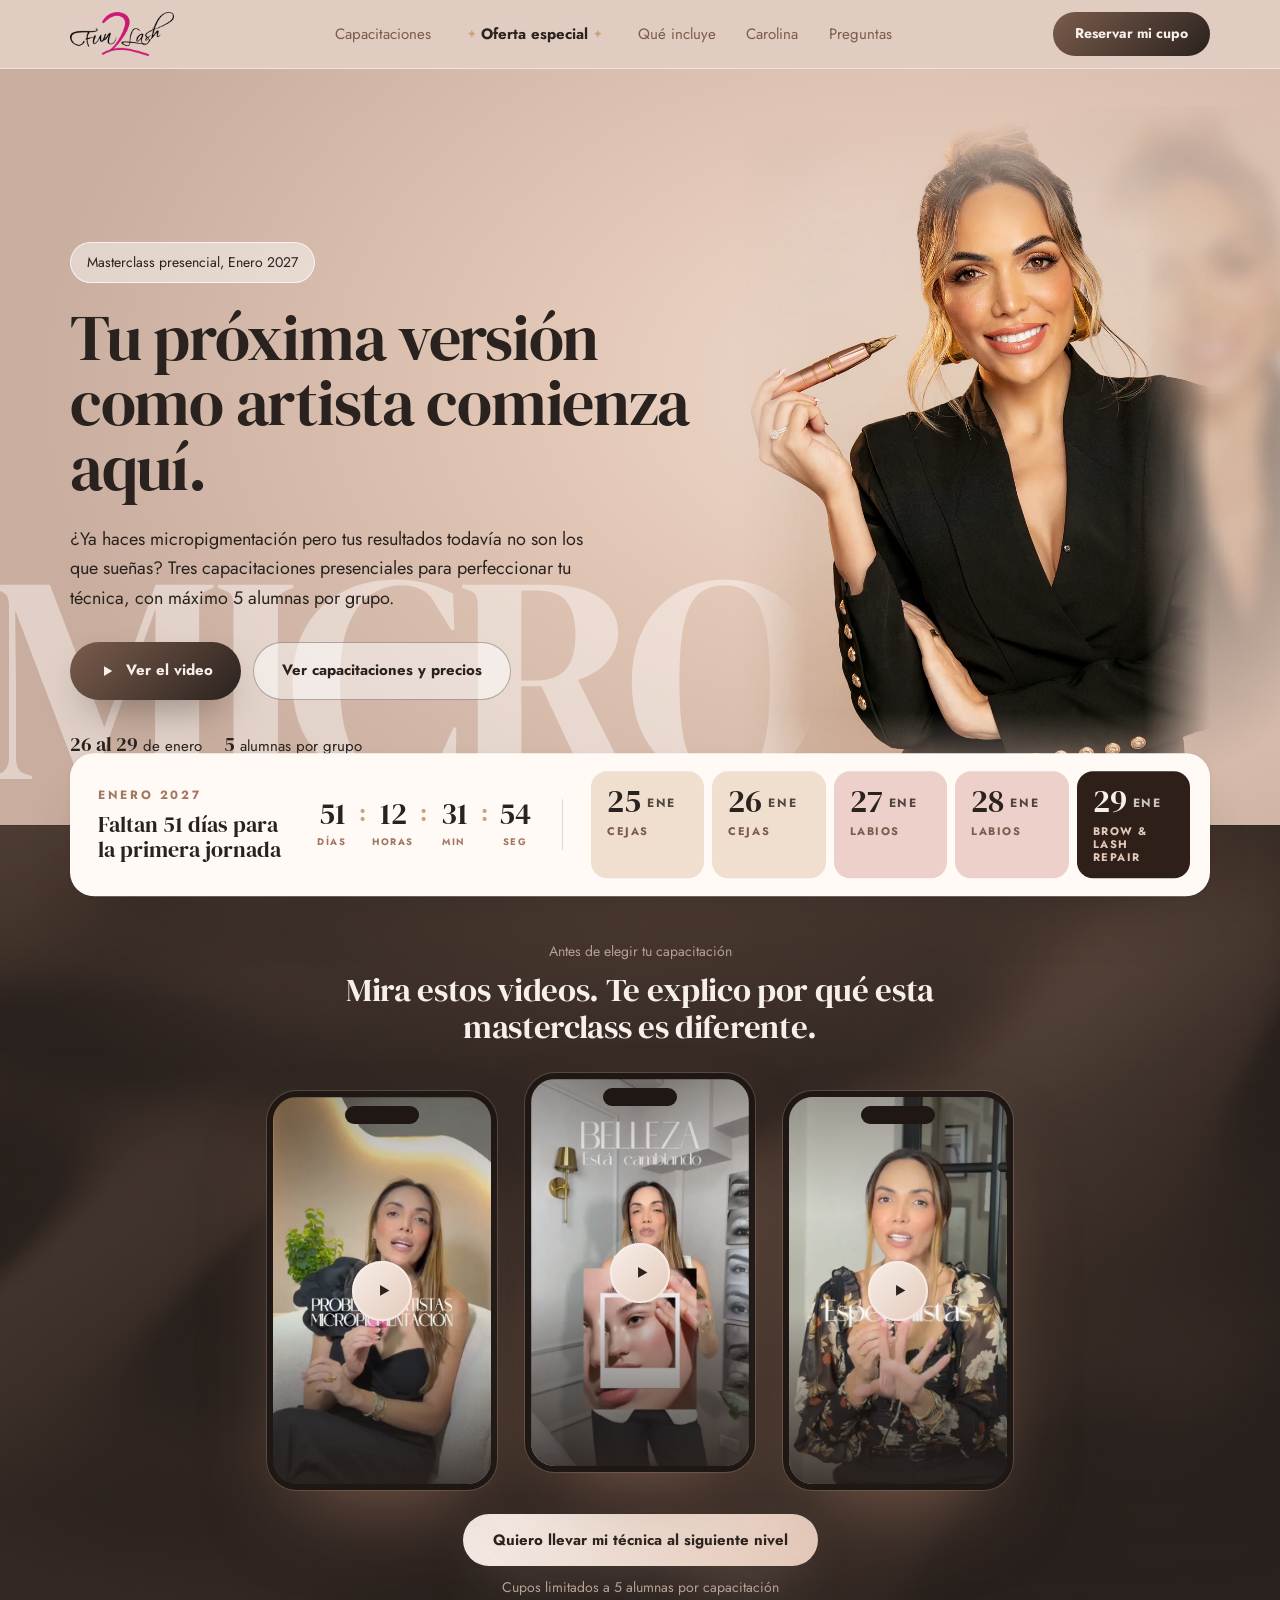
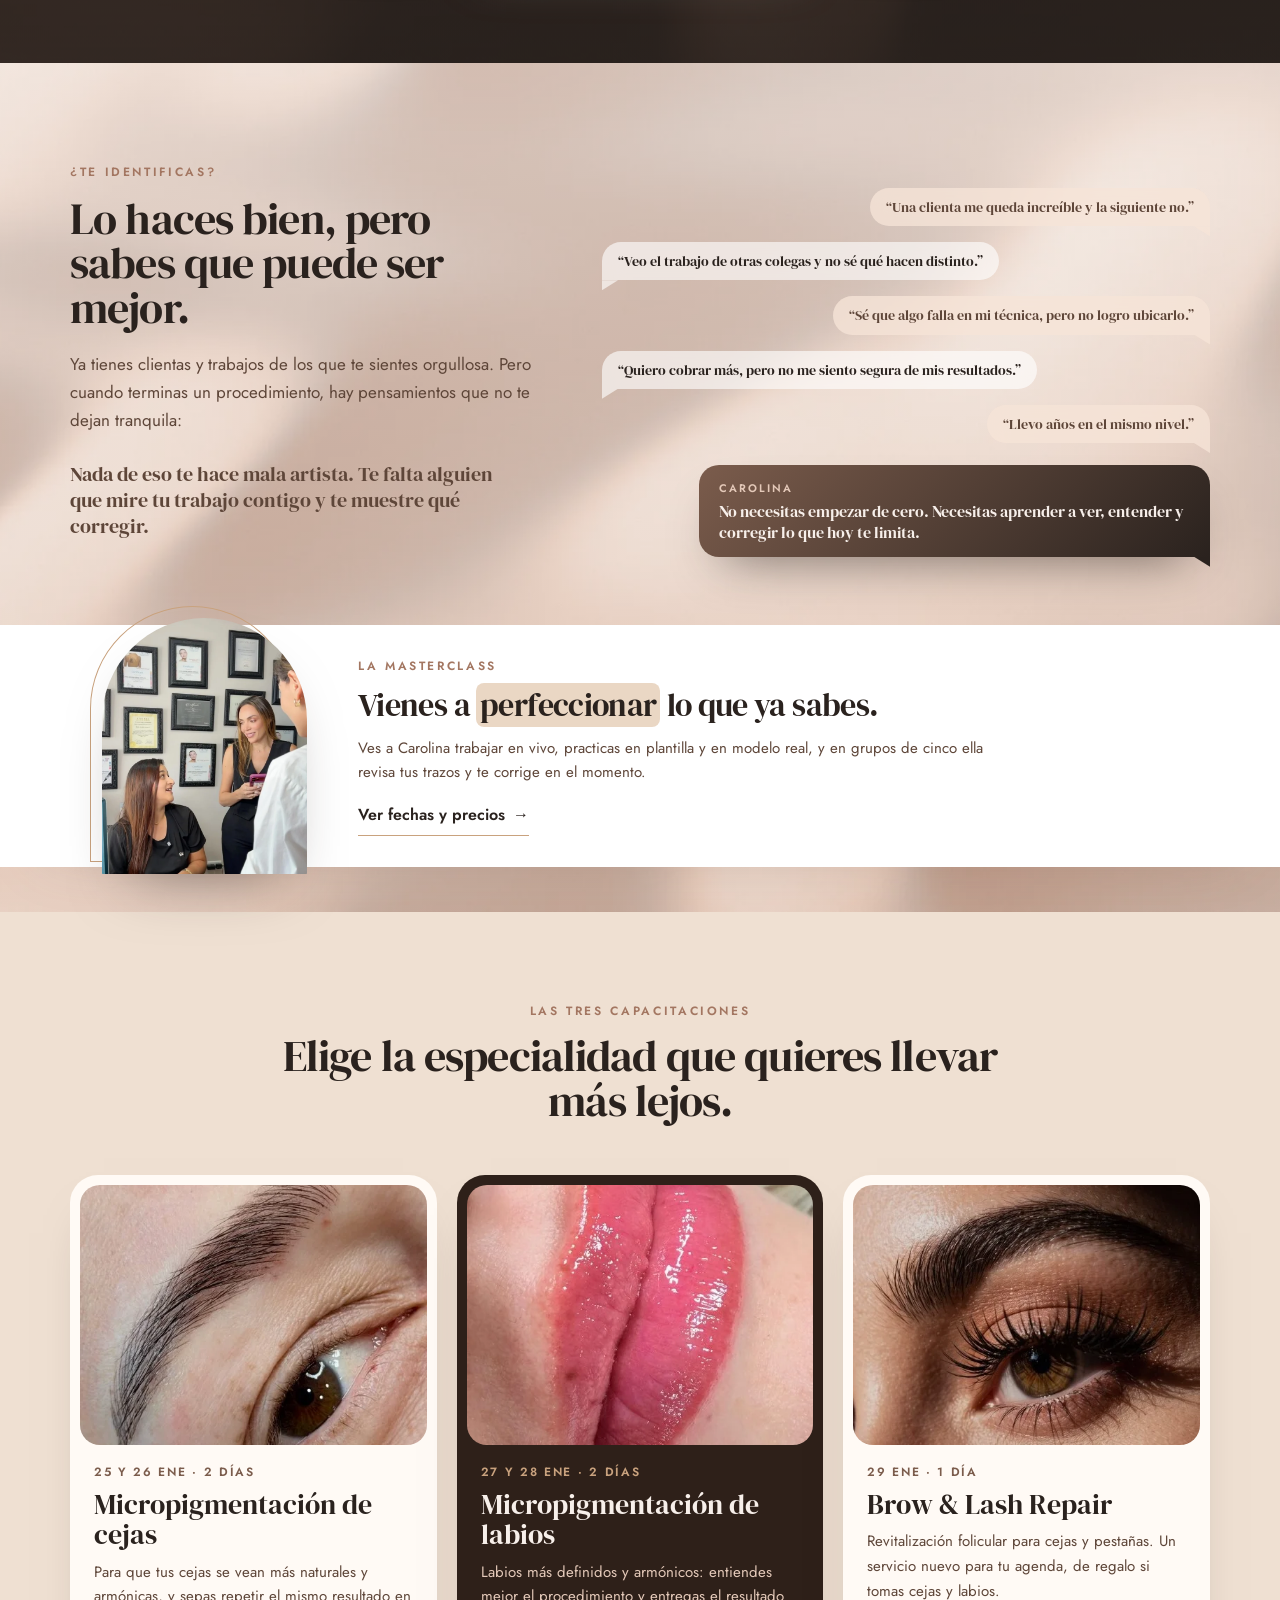
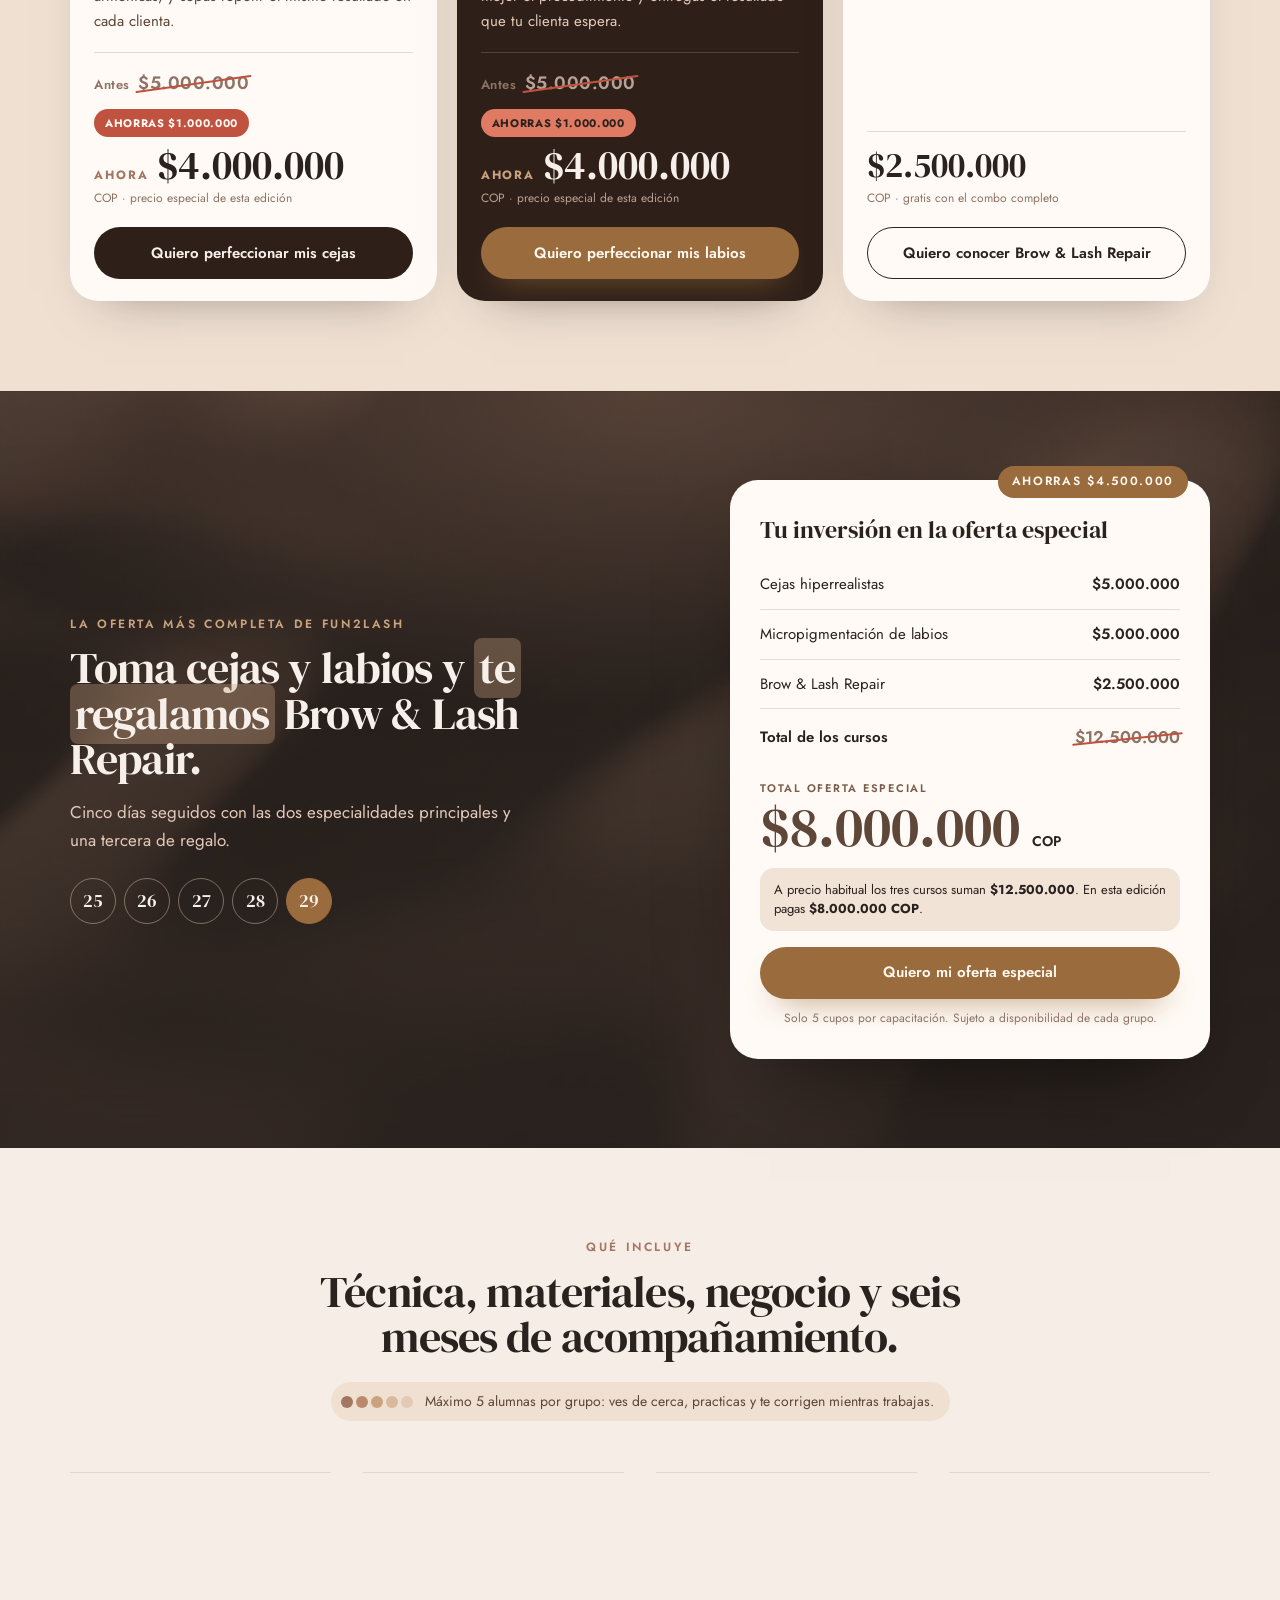
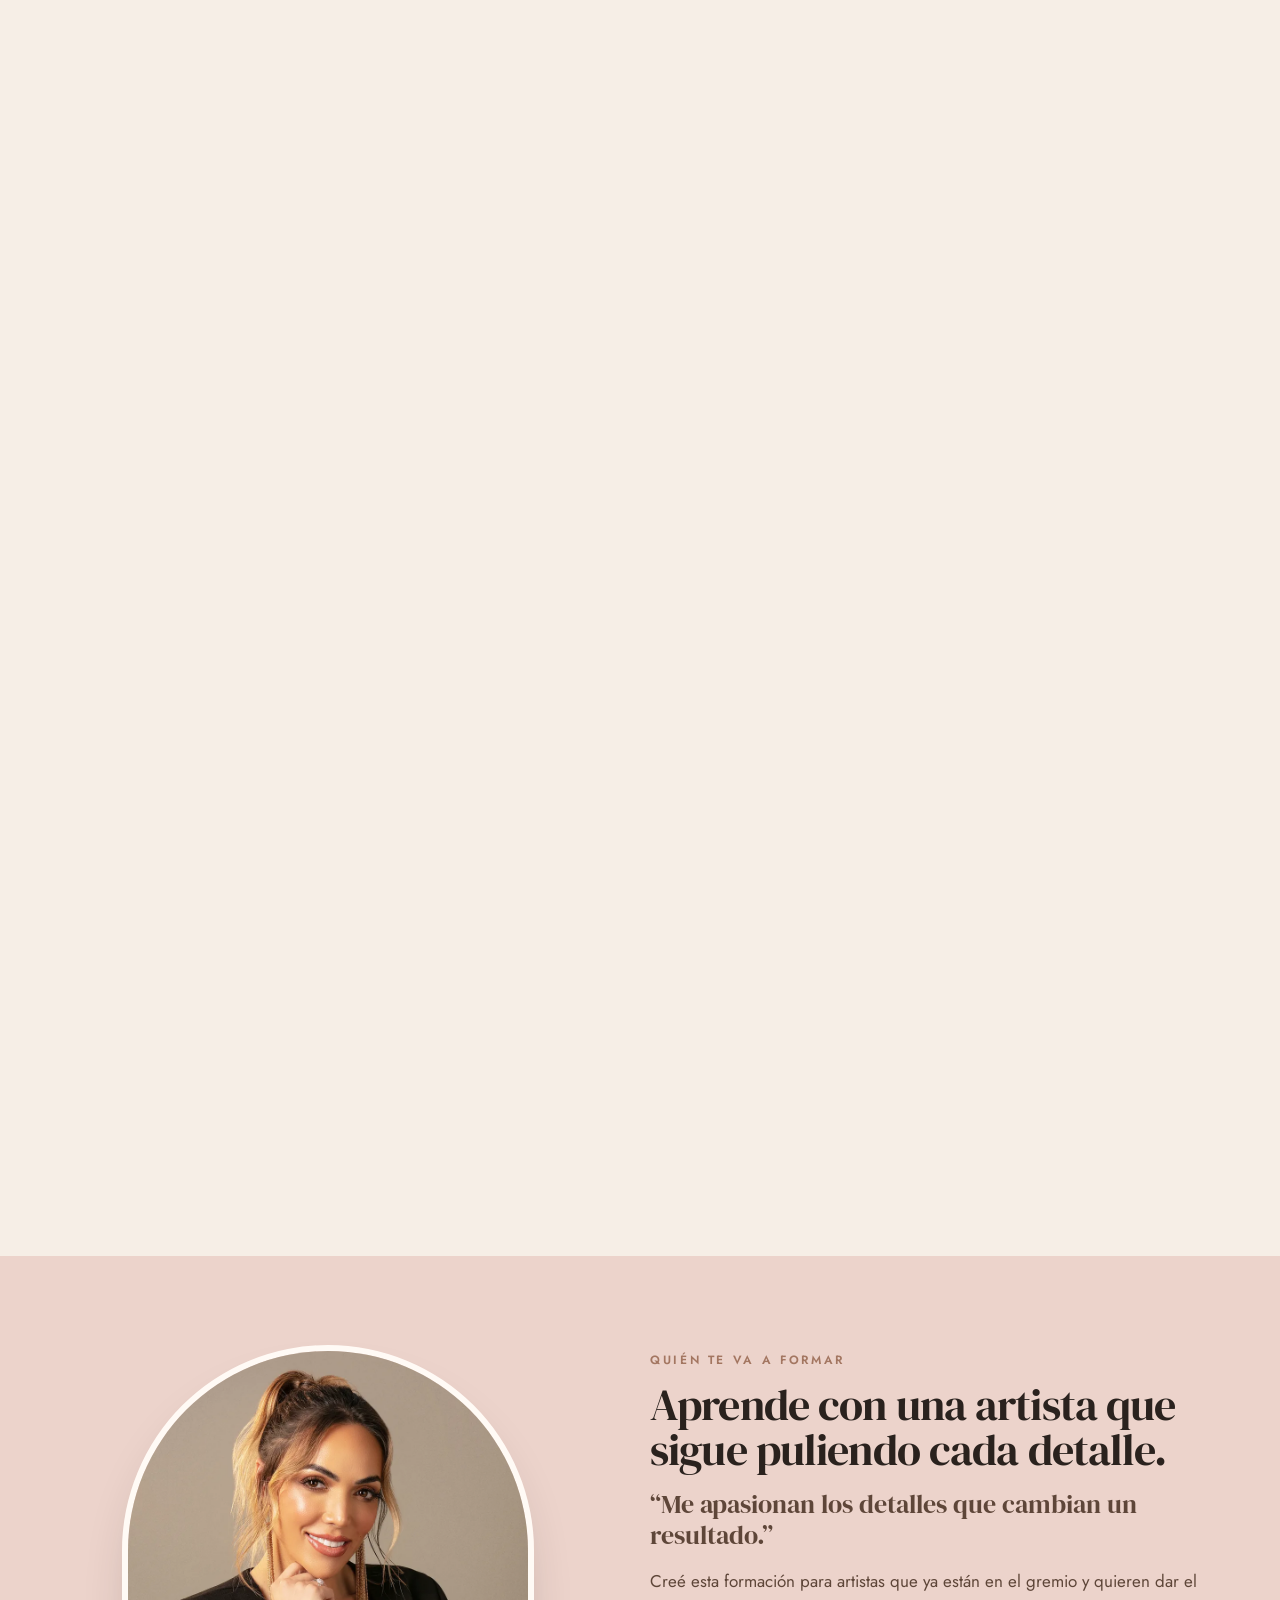
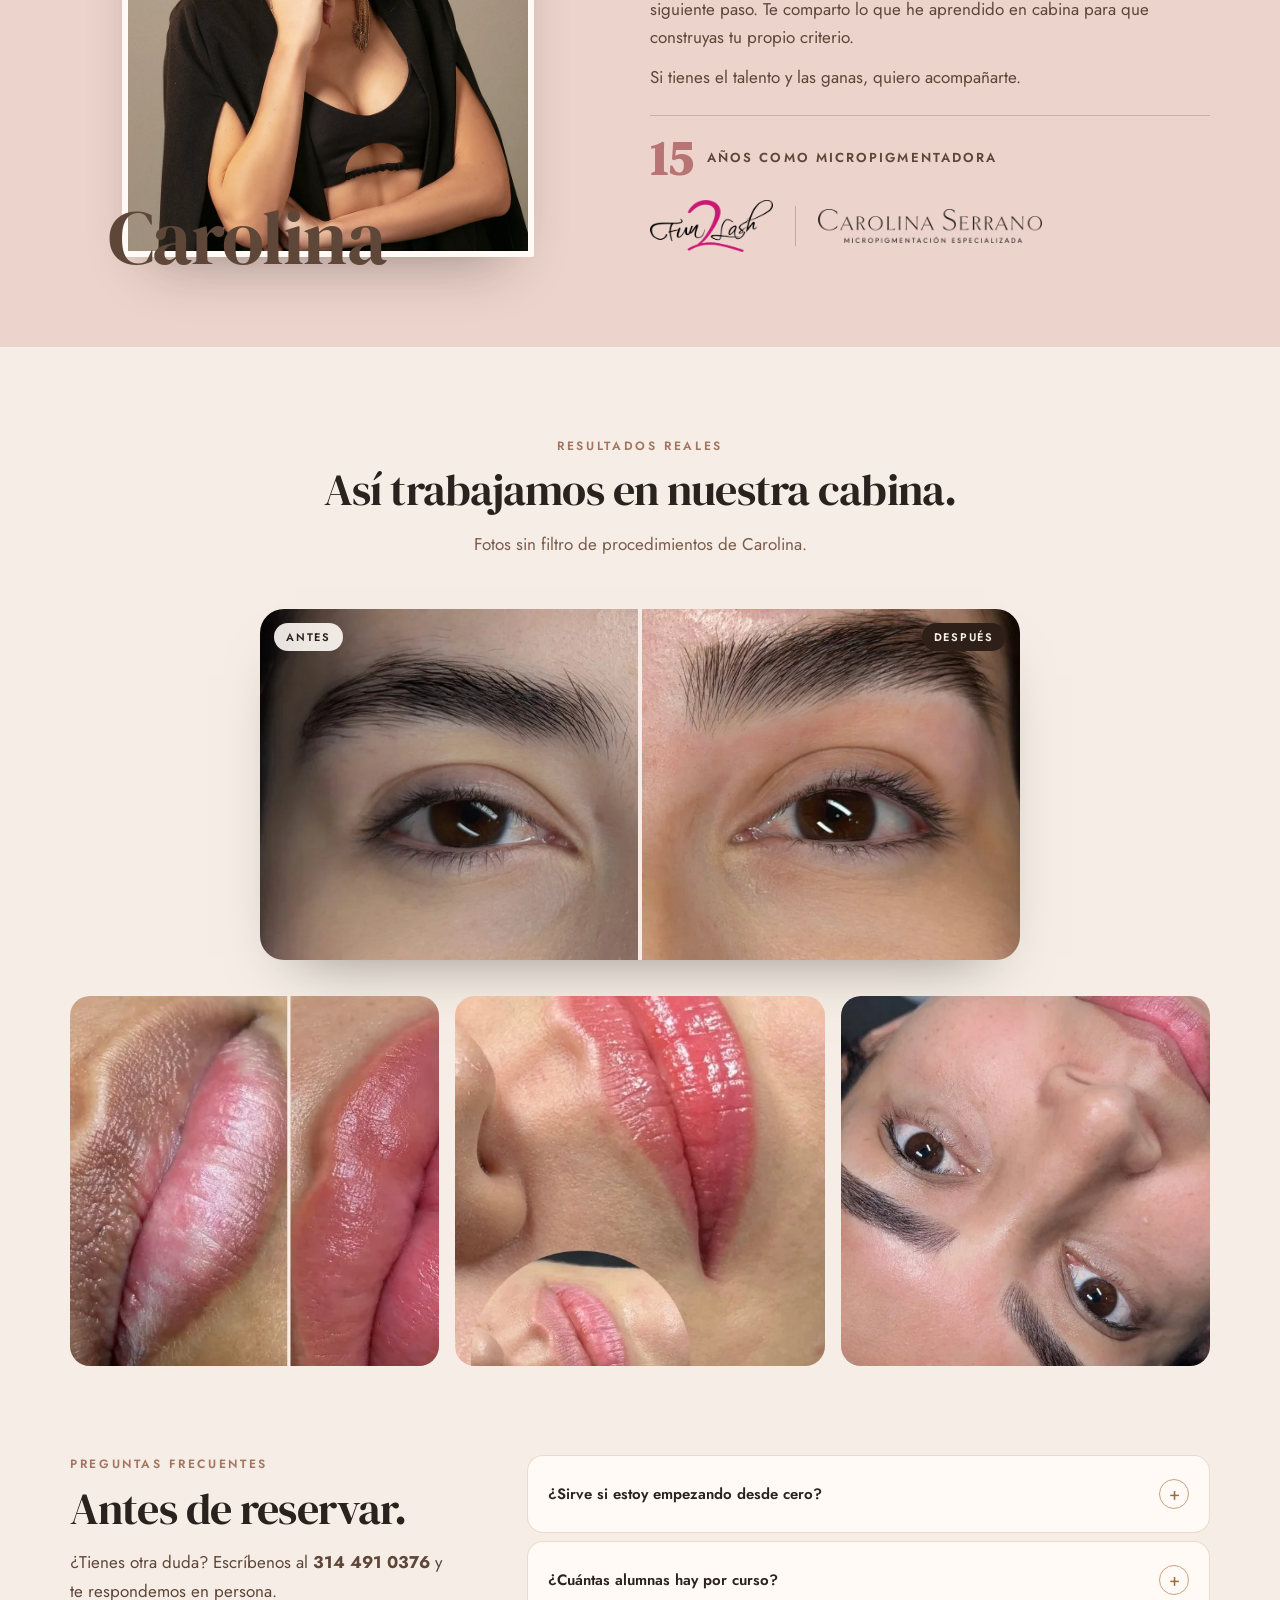
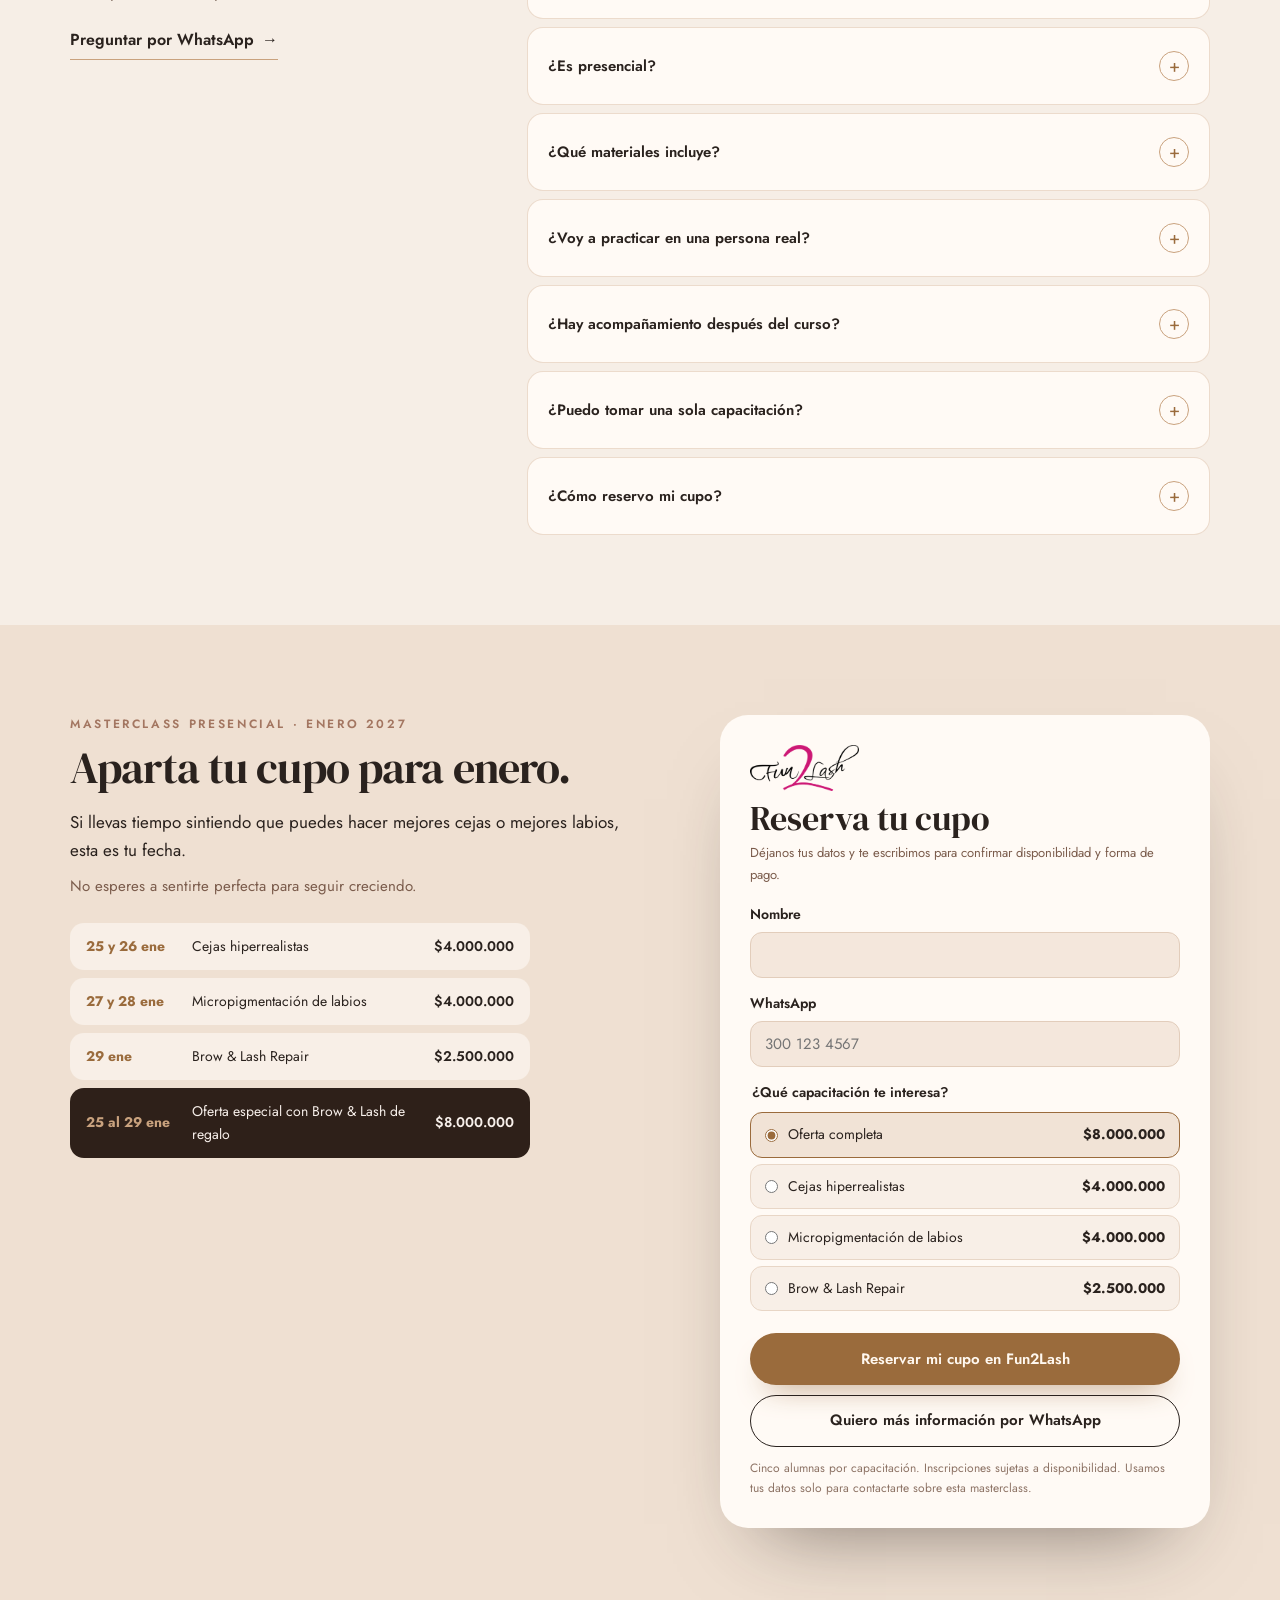
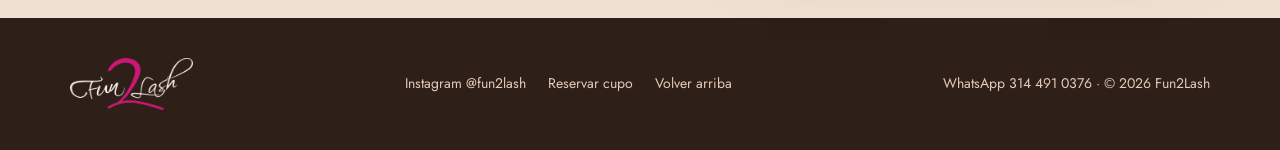
<file: preview.html>
<!doctype html>
<html lang="es">
<head>
<meta name="robots" content="noindex, nofollow">
<meta charset="utf-8">
<meta name="viewport" content="width=device-width, initial-scale=1">
<title>Masterclass FantuLash 2026 | Mira el video y reserva tu cupo</title>
<meta name="description" content="Masterclass presencial de micropigmentación de cejas hiperrealistas, labios y Brow &amp; Lash Repair. 26 al 30 de noviembre de 2026. Máximo 5 alumnas por grupo.">
<meta property="og:title" content="Masterclass FantuLash 2026">
<meta property="og:description" content="Tu próxima versión como artista comienza aquí. Máximo 5 alumnas por grupo.">
<meta property="og:image" content="https://katho-dsg.github.io/Carolina-Master-Class/img/carolina-hero.jpg">
<link rel="icon" href="img/logo-fun2lash.png">
<link rel="preload" as="image" href="img/carolina-hero.webp">
<meta name="theme-color" content="#2A221E">
<link rel="preconnect" href="https://fonts.googleapis.com">
<link rel="preconnect" href="https://fonts.gstatic.com" crossorigin="anonymous">
<link href="https://fonts.googleapis.com/css2?family=DM+Serif+Display:ital@0;1&amp;family=Jost:wght@400;500;600;700&amp;display=swap" rel="stylesheet">
<style>
body{margin:0;background:#2A221E}
a{color:#7B5C4C}a:hover{color:#2A221E}
a:focus-visible,button:focus-visible,summary:focus-visible{outline:2px solid #A37661;outline-offset:3px}
.fl-btn{transition:transform .25s ease, box-shadow .25s ease, filter .25s ease}
.fl-btn:hover{transform:translateY(-2px);filter:brightness(1.06)}
.fl-seda-clara{background-image:linear-gradient(180deg, rgba(247,239,234,.55), rgba(228,201,185,.35)), url("img/seda-clara.webp");background-size:cover;background-position:center}
.fl-seda-oscura{background-image:radial-gradient(ellipse 80% 60% at 50% 0%, rgba(123,92,76,.55), rgba(42,34,30,0) 70%), linear-gradient(180deg, rgba(42,34,30,.55), rgba(42,34,30,.85)), url("img/seda-oscura.webp");background-size:cover;background-position:center}
.fl-faq summary{list-style:none;cursor:pointer}
.fl-faq summary::-webkit-details-marker{display:none}
.fl-faq[open] .fl-plus{transform:rotate(45deg)}
.fl-plus{transition:transform .25s ease}
.fl-sticky{display:none}
@media (max-width:760px){.fl-sticky{display:flex !important}.fl-hide-sm{display:none !important}}
@media (prefers-reduced-motion:reduce){.fl-btn,.fl-plus{transition:none}.fl-btn:hover{transform:none}}
</style>
<style>
/* Menú del header */
.fl-nav{display:flex;align-items:center;gap:clamp(18px,2.4vw,36px)}
.fl-nav a.fl-nav-promo{font-weight:700;color:#2A221E}
.fl-nav-promo .fl-star{display:inline-block;margin:0 5px;font-size:11px;color:#C9A27E;vertical-align:1px;animation:flStar 2.4s ease-in-out infinite}
.fl-nav-promo .fl-star+.fl-star,.fl-nav-promo .fl-star:last-child{animation-delay:1.2s}
@keyframes flStar{0%,100%{opacity:1;transform:scale(1)}50%{opacity:.45;transform:scale(.75)}}
@media (prefers-reduced-motion:reduce){.fl-nav-promo .fl-star{animation:none}}
.fl-nav a{position:relative;padding:6px 0;font-size:15px;color:#7B5C4C;text-decoration:none;white-space:nowrap;transition:color .2s ease}
.fl-nav a::after{content:"";position:absolute;left:0;right:0;bottom:0;height:1.5px;background:#A37661;transform:scaleX(0);transform-origin:left;transition:transform .3s ease}
.fl-nav a:hover,.fl-nav a.is-active{color:#2A221E}
.fl-nav a:hover::after,.fl-nav a.is-active::after{transform:scaleX(1)}
@media (max-width:960px){.fl-head{flex-wrap:wrap;row-gap:6px}.fl-nav{order:3;width:100%;justify-content:space-between;gap:16px;overflow-x:auto;scrollbar-width:none;-webkit-mask-image:linear-gradient(90deg,#000 88%,transparent);mask-image:linear-gradient(90deg,#000 88%,transparent)}.fl-nav::-webkit-scrollbar{display:none}.fl-nav a{font-size:14px}}
@media (max-width:560px){.fl-nav{justify-content:flex-start;gap:20px;padding-right:24px}}
@media (prefers-reduced-motion:reduce){.fl-nav a,.fl-nav a::after{transition:none}}
/* Sección ¿Te identificas? — globos de chat */
.fl-chat{margin:0;padding:0 0 12px;list-style:none;display:flex;flex-direction:column;gap:16px}
.fl-bub{position:relative;box-sizing:border-box;max-width:76%;padding:10px 16px;border-radius:20px;background:rgba(255,255,255,.62);-webkit-backdrop-filter:blur(10px);backdrop-filter:blur(10px);box-shadow:0 14px 34px -22px rgba(123,92,76,.55)}
.fl-bub p{margin:0;font-family:'DM Serif Display',Georgia,serif;font-size:clamp(14px,1.02vw,15.5px);line-height:1.3;color:#2A221E}
.fl-bub-caro p{font-size:clamp(16px,1.25vw,18px)}
.fl-bub::after{content:"";position:absolute;top:100%;width:16px;height:10px;background:inherit;-webkit-backdrop-filter:blur(10px);backdrop-filter:blur(10px)}
.fl-bub-l{align-self:flex-start;border-bottom-left-radius:0}
.fl-bub-l::after{left:0;clip-path:polygon(0 0,100% 0,0 100%)}
.fl-bub-r{align-self:flex-end;border-bottom-right-radius:0;background:rgba(247,228,216,.78)}
.fl-bub-r p{color:#5E4639}
.fl-bub-r::after{right:0;clip-path:polygon(0 0,100% 0,100% 100%)}
.fl-bub-caro{margin-top:6px;max-width:84%;padding:14px 20px;background:#3A2C25;background-image:linear-gradient(135deg,#7B5C4C,#2A221E);box-shadow:0 24px 50px -26px rgba(42,34,30,.7)}
.fl-bub-caro::after{background:#2A221E}
.fl-bub-caro p{color:#F7EFEA}
.fl-bub-name{display:block;margin-bottom:4px;font-size:11px;font-weight:600;letter-spacing:.18em;text-transform:uppercase;color:#E4C9B9}
@media (max-width:560px){.fl-chat .fl-bub{max-width:min(86%, 300px)}.fl-chat .fl-bub-caro{max-width:96%}}
/* Sección La masterclass (complemento) */
.fl-arch{position:relative;width:clamp(240px,24vw,320px);aspect-ratio:706/884}
.fl-arch::before{content:"";position:absolute;inset:-18px 18px 18px -18px;border:1px solid #C9A27E;border-radius:999px 999px 6px 6px;pointer-events:none}
.fl-arch img{position:relative;display:block;width:100%;height:100%;object-fit:cover;border-radius:999px 999px 8px 8px;box-shadow:0 30px 60px -30px rgba(42,34,30,.45)}
.fl-mark-word{padding:0 .12em;border-radius:8px;background:#EAD7C4;-webkit-box-decoration-break:clone;box-decoration-break:clone}
.fl-link{display:inline-flex;align-items:center;gap:8px;padding-bottom:6px;border-bottom:1.5px solid #C9A27E;color:#2A221E;font-size:16px;font-weight:600;text-decoration:none;transition:gap .25s ease,border-color .25s ease}
.fl-link:hover{gap:14px;color:#2A221E;border-color:#7B5C4C}
@media (max-width:560px){.fl-arch{width:220px}}
/* ===== Secciones fusionadas ===== */
.fl-sec{padding:clamp(64px,7vw,104px) 24px}
.fl-wrap{max-width:1140px;margin:0 auto}
.fl-split{display:flex;flex-wrap:wrap;align-items:center;gap:40px clamp(40px,6vw,96px)}
.fl-head-c{text-align:center;max-width:760px;margin:0 auto clamp(32px,4vw,52px)}
.fl-eyebrow{margin:0 0 12px;font-size:12px;font-weight:600;letter-spacing:.22em;color:#A37661}
.fl-h2{margin:0 0 16px;font-family:'DM Serif Display',Georgia,serif;font-weight:400;font-size:clamp(32px,3.4vw,50px);line-height:1.04;letter-spacing:-.02em;color:#2A221E}
.fl-pill{display:inline-flex;align-items:center;justify-content:center;box-sizing:border-box;min-height:52px;padding:0 24px;border-radius:999px;font-size:15px;font-weight:600;text-decoration:none;text-align:center;border:1.5px solid transparent;cursor:pointer;font-family:inherit}
.fl-pill-dark{background:#2E2019;color:#F7EFEA}.fl-pill-dark:hover{color:#F7EFEA}
.fl-pill-gold{background:#9A6B3C;color:#FFF8F0;box-shadow:0 16px 30px -18px rgba(154,107,60,.9)}.fl-pill-gold:hover{color:#FFF8F0}
.fl-pill-line{background:transparent;border-color:#2A221E;color:#2A221E}.fl-pill-line:hover{color:#2A221E}
/* capacitaciones */
.fl-cards{display:grid;grid-template-columns:repeat(auto-fit,minmax(280px,1fr));gap:20px;align-items:stretch}
.fl-card{display:flex;flex-direction:column;padding:10px 10px 22px;border-radius:28px;background:#FFFAF5;box-shadow:0 24px 50px -34px rgba(42,34,30,.5)}
.fl-card img{display:block;width:100%;height:auto;aspect-ratio:4/3;object-fit:cover;border-radius:20px;margin-bottom:18px}
.fl-card>*:not(img){margin-left:14px;margin-right:14px}
.fl-card-date{margin-top:0;margin-bottom:6px;font-size:12px;font-weight:600;letter-spacing:.14em;color:#7B5C4C}
.fl-card h3{margin-top:0;margin-bottom:10px;font-family:'DM Serif Display',Georgia,serif;font-weight:400;font-size:28px;line-height:1.08}
.fl-card-txt{margin-top:0;margin-bottom:18px;font-size:15px;color:#5E4639;flex-grow:1}
.fl-card-price{padding-top:16px;margin-bottom:18px;border-top:1px solid rgba(123,92,76,.2)}
.fl-card-price s{font-size:14px;color:#8D7365}
.fl-card-price strong{font-family:'DM Serif Display',Georgia,serif;font-weight:400;font-size:34px;line-height:1}
.fl-card-price small{display:block;margin-top:4px;font-size:12px;color:#8D7365}
.fl-deal-top{display:flex;align-items:center;justify-content:space-between;gap:10px;flex-wrap:wrap;margin-bottom:8px}
.fl-deal-before{font-size:13px;font-weight:600;letter-spacing:.04em;color:#8D7365}
.fl-card-price .fl-deal-before s{position:relative;margin-left:4px;font-size:18px;font-weight:600;color:#8D7365;text-decoration:none}
.fl-deal-before s::after{content:"";position:absolute;left:-3px;right:-3px;top:52%;height:2px;border-radius:2px;background:#C0533F;transform:rotate(-8deg)}
.fl-deal-save{padding:5px 11px;border-radius:999px;background:#C0533F;color:#FFF7F2;font-size:11px;font-weight:700;letter-spacing:.06em;text-transform:uppercase;white-space:nowrap}
.fl-deal-now{display:flex;align-items:baseline;gap:8px}
.fl-deal-now span{font-size:12px;font-weight:700;letter-spacing:.16em;text-transform:uppercase;color:#A37661}
.fl-card-price .fl-deal-now strong{font-size:40px}
.fl-card-dark .fl-deal-now span{color:#C9A27E}.fl-card-dark .fl-card-price .fl-deal-before s{color:#B9A195}.fl-card-dark .fl-deal-save{background:#E07A62;color:#2A221E}
.fl-card-dark{background:#2E2019;color:#F7EFEA}
.fl-card-dark .fl-card-date{color:#C9A27E}.fl-card-dark .fl-card-txt{color:#E4C9B9}.fl-card-dark .fl-card-price{border-color:rgba(228,201,185,.2)}.fl-card-dark small,.fl-card-dark s{color:#B9A195}
/* combo */
.fl-mark-dark{background:rgba(201,162,126,.35)}
.fl-dots{display:flex;gap:8px;margin:0;padding:0;list-style:none}
.fl-dots li{display:flex;align-items:center;justify-content:center;width:44px;height:44px;border-radius:50%;border:1px solid rgba(228,201,185,.45);font-family:'DM Serif Display',Georgia,serif;font-size:18px;color:#F7EFEA}
.fl-dots li.is-gift{background:#9A6B3C;border-color:#9A6B3C}
.fl-invest{position:relative;flex:1 1 380px;min-width:0;max-width:420px;margin-left:auto;padding:30px;border-radius:28px;background:#FFFAF5;color:#2A221E;box-shadow:0 40px 80px -40px rgba(0,0,0,.6)}
.fl-save{position:absolute;top:-14px;right:22px;padding:6px 14px;border-radius:999px;background:#9A6B3C;color:#FFF8F0;font-size:12px;font-weight:600;letter-spacing:.14em}
.fl-invest h3{margin:0 0 10px;font-family:'DM Serif Display',Georgia,serif;font-weight:400;font-size:24px}
.fl-invest dl{margin:0 0 16px}
.fl-invest dl div{display:flex;justify-content:space-between;align-items:center;gap:12px;padding:12px 0;border-bottom:1px solid rgba(123,92,76,.18);font-size:15px}
.fl-invest dd{margin:0;text-align:right;font-weight:600}
.fl-invest dd s{display:block;font-size:12px;font-weight:400;color:#8D7365}
.fl-invest dd em{font-style:normal;letter-spacing:.12em;color:#3E7B4F}
.fl-invest dl div.fl-invest-sum{border-bottom:0;padding-top:14px;font-weight:600}
.fl-invest-sum dd s{display:inline;position:relative;font-size:17px;font-weight:600;color:#8D7365;text-decoration:none}
.fl-invest-sum dd s::after{content:"";position:absolute;left:-3px;right:-3px;top:52%;height:2px;border-radius:2px;background:#C0533F;transform:rotate(-6deg)}
.fl-invest-label{margin:0;font-size:11px;font-weight:600;letter-spacing:.16em;color:#7B5C4C}
.fl-invest-total{margin:2px 0 12px;font-family:'DM Serif Display',Georgia,serif;font-size:clamp(44px,4.4vw,60px);line-height:1;color:#5E4639}
.fl-invest-total small{font-family:'Jost',sans-serif;font-size:14px;font-weight:600;color:#2A221E}
.fl-invest-note{margin:0 0 16px;padding:12px 14px;border-radius:14px;background:#F1E3D6;font-size:13px;line-height:1.5}
.fl-invest-foot{margin:10px 0 0;text-align:center;font-size:12px;color:#8D7365}
/* incluye */
.fl-five{display:inline-flex;align-items:center;gap:12px;margin:6px 0 0;padding:8px 16px 8px 10px;border-radius:999px;background:#EFE0D2;font-size:14px;color:#5E4639;text-align:left}
.fl-seats{display:flex;gap:3px;flex:none}.fl-seats i{width:12px;height:12px;border-radius:50%;background:#A37661}.fl-seats i:nth-child(2){background:#B98A6E}.fl-seats i:nth-child(3){background:#C9A27E}.fl-seats i:nth-child(4){background:#D8B99C}.fl-seats i:nth-child(5){background:#E4C9B9}
/* Qué incluye: aparece por pasos con el scroll */
.fl-incjs .fl-col{position:relative;border-top-color:rgba(123,92,76,.16)}
.fl-incjs .fl-col::before{content:"";position:absolute;top:-1px;left:0;right:0;height:1px;background:#7B5C4C;transform:scaleX(0);transform-origin:left;transition:transform .9s cubic-bezier(.22,.7,.2,1)}
.fl-incjs .fl-col.is-on::before{transform:scaleX(1)}
.fl-incjs .fl-inc-it{opacity:0;transform:translate3d(0,18px,0);filter:blur(3px);transition:opacity .6s ease,transform .7s cubic-bezier(.22,.7,.2,1),filter .6s ease}
.fl-incjs .fl-inc-it.is-on{opacity:1;transform:none;filter:none}
.fl-pin>.fl-wrap{position:sticky}
.fl-logos{display:flex;align-items:center;flex-wrap:wrap;gap:14px 22px;margin-top:18px}.fl-logos img{display:block;width:auto;max-width:100%}
.fl-logos-sep{width:1px;height:40px;background:rgba(123,92,76,.35)}
@media (max-width:560px){.fl-logos{gap:14px 16px}.fl-logos img[src*="fun2lash"]{height:40px!important}.fl-logos img[src*="serrano"]{height:25px!important}.fl-logos-sep{height:32px}}
.fl-cols{display:grid;grid-template-columns:repeat(auto-fit,minmax(220px,1fr));gap:28px 32px}
.fl-col{border-top:1px solid #7B5C4C;padding-top:16px}
.fl-col-k{margin:0 0 14px;font-size:12px;font-weight:600;letter-spacing:.18em;color:#A37661}
.fl-col h3{margin:0 0 2px;font-size:16px;font-weight:600;color:#2A221E}
.fl-col p:not(.fl-col-k):not(.fl-big6){margin:0 0 14px;font-size:14px;line-height:1.5;color:#7B5C4C}
.fl-big6{margin:0 0 6px;font-family:'DM Serif Display',Georgia,serif;font-size:84px;line-height:.9;color:#B87474}
/* carolina */
.fl-caro-photo{position:relative;flex:1 1 320px;max-width:400px;margin:0 auto}
.fl-caro-photo img{display:block;width:100%;aspect-ratio:4/5;object-fit:cover;object-position:top;border:6px solid #FFFAF5;border-radius:999px 999px 10px 10px;box-shadow:0 30px 60px -30px rgba(42,34,30,.45)}
.fl-caro-name{position:absolute;left:-14px;bottom:-18px;margin:0;font-family:'DM Serif Display',Georgia,serif;font-size:clamp(56px,6vw,84px);line-height:1;letter-spacing:-.02em;color:#5E4639}
.fl-quote{margin:0 0 16px;font-family:'DM Serif Display',Georgia,serif;font-size:clamp(22px,2vw,28px);line-height:1.2;color:#5E4639}
.fl-years{display:flex;align-items:center;gap:14px;padding-top:18px;border-top:1px solid rgba(123,92,76,.3);font-size:13px;font-weight:600;letter-spacing:.16em;color:#5E4639}
.fl-years span{font-family:'DM Serif Display',Georgia,serif;font-size:48px;line-height:1;letter-spacing:0;color:#B87474}
/* resultados */
.fl-ba{display:grid;grid-template-columns:1fr 1fr;gap:4px;max-width:760px;margin:0 auto 36px;border-radius:24px;overflow:hidden;box-shadow:0 30px 60px -36px rgba(42,34,30,.55)}
.fl-ba div{position:relative}
.fl-ba img{display:block;width:100%;height:auto;aspect-ratio:1/0.93;object-fit:cover}
.fl-ba span{position:absolute;top:14px;left:14px;padding:5px 12px;border-radius:999px;background:rgba(255,250,245,.9);font-size:11px;font-weight:600;letter-spacing:.16em;color:#2A221E}
.fl-ba span.is-after{left:auto;right:14px;background:#2E2019;color:#F7EFEA}
.fl-ba figcaption{grid-column:1/-1;padding:10px 4px 0;background:#F6EEE6;font-size:13px;color:#7B5C4C}
.fl-gallery{display:grid;grid-template-columns:repeat(3,minmax(0,1fr));gap:16px}
.fl-gallery figure{margin:0}
.fl-gallery img{display:block;width:100%;height:auto;aspect-ratio:1/1;object-fit:cover;border-radius:20px}
.fl-gallery figcaption{margin-top:8px;text-align:center;font-size:13px;color:#7B5C4C}
/* preguntas */
.fl-faqs{display:flex;flex-direction:column;gap:8px}
.fl-faqs .fl-faq{border-radius:16px;background:#FFFAF5;border:1px solid rgba(201,162,126,.35)}
.fl-faqs summary{display:flex;justify-content:space-between;align-items:center;gap:16px;min-height:56px;padding:10px 20px;font-size:15px;font-weight:600;color:#2A221E}
.fl-faqs .fl-plus{flex:none;display:flex;align-items:center;justify-content:center;width:28px;height:28px;border-radius:50%;border:1px solid #C9A27E;color:#9A6B3C;font-size:18px;font-weight:400}
.fl-faqs details p{margin:0;padding:0 20px 18px;font-size:15px;color:#5E4639}
.fl-faqs details p+p,.fl-faqs details .fl-faq-list+p{margin-top:-6px}
.fl-faq-list{margin:-8px 0 0;padding:0 20px 14px 40px;font-size:15px;color:#5E4639}.fl-faq-list li{margin:0 0 6px}.fl-faq-list li::marker{color:#C9A27E}
.fl-faqs details p.fl-faq-note{font-size:14px;color:#7B5C4C}.fl-faq-note strong{color:#2A221E}
/* reserva */
.fl-prices{margin:0;padding:0;list-style:none;display:flex;flex-direction:column;gap:8px;max-width:460px}
.fl-prices li{display:grid;grid-template-columns:96px 1fr auto;align-items:center;gap:10px;padding:12px 16px;border-radius:14px;background:#F8EFE7;font-size:14px}
.fl-prices b{color:#9A6B3C}.fl-prices strong{font-weight:600}
.fl-prices li.is-combo{background:#2E2019;color:#F7EFEA}.fl-prices li.is-combo b{color:#C9A27E}
.fl-form{flex:1 1 380px;min-width:0;max-width:430px;margin-left:auto;padding:30px;border-radius:28px;background:#FFFAF5;box-shadow:0 40px 80px -44px rgba(42,34,30,.6)}
.fl-form h3{margin:0 0 6px;font-family:'DM Serif Display',Georgia,serif;font-weight:400;font-size:34px;line-height:1.05}
.fl-form-sub{margin:0 0 18px;font-size:13px;color:#7B5C4C}
.fl-form label{display:block;margin:0 0 6px;font-size:14px;font-weight:600}
.fl-form input[type=text],.fl-form input[type=tel]{box-sizing:border-box;width:100%;height:46px;margin-bottom:14px;padding:0 14px;border:1px solid #E2CDBB;border-radius:12px;background:#F4E7DC;font:inherit;font-size:15px;color:#2A221E}
.fl-form input:focus{outline:2px solid #C9A27E;outline-offset:1px}
.fl-form fieldset{margin:0 0 16px;padding:0;border:0}
.fl-form legend{margin-bottom:8px;font-size:14px;font-weight:600}
.fl-opt{display:flex!important;align-items:center;gap:10px;margin:0 0 6px!important;padding:10px 14px;border:1px solid #E8D6C6;border-radius:12px;background:#F8EFE7;font-weight:400!important;cursor:pointer}
.fl-opt span{flex:1;font-size:14px}.fl-opt b{font-size:14px}
.fl-opt input{accent-color:#9A6B3C;margin:0}
.fl-opt:has(input:checked){border-color:#9A6B3C;background:#F1E3D6}
.fl-form-err{margin:0 0 10px;font-size:13px;color:#A23B3B}
.fl-form-foot{margin:12px 0 0;font-size:12px;color:#8D7365}
/* footer */
.fl-foot{display:flex;flex-wrap:wrap;align-items:center;justify-content:space-between;gap:16px 28px;font-size:14px}
.fl-foot nav{display:flex;flex-wrap:wrap;gap:8px 22px}
.fl-foot a{color:#E4C9B9;text-decoration:none}.fl-foot a:hover{color:#FFFAF5}
.fl-foot p{margin:0}
@media (max-width:760px){.fl-gallery{grid-template-columns:1fr 1fr}.fl-gallery figure:last-child{grid-column:1/-1}.fl-invest,.fl-form{margin-left:0;max-width:none}.fl-prices li{grid-template-columns:1fr auto}.fl-prices b{grid-column:1/-1;font-size:12px}.fl-caro-name{left:0}}
.fl-band{margin:clamp(56px,4vw,64px) -24px 0;padding:0 24px;background:#FFFFFF;box-shadow:0 30px 60px -50px rgba(123,92,76,.35)}
.fl-band-in{max-width:1140px;margin:0 auto;display:flex;flex-wrap:wrap;align-items:center;gap:24px clamp(36px,4vw,64px);padding:32px 0 32px clamp(0px,5vw,72px)}
.fl-photo-card{flex:none;margin:-80px 0 -80px;padding:0;background:none;box-shadow:none}
.fl-photo-card .fl-arch{width:clamp(200px,16vw,250px)}
.fl-photo-card .fl-arch::before{inset:-12px 12px 12px -12px}
.fl-photo-card .fl-arch img{box-shadow:0 30px 60px -30px rgba(42,34,30,.5)}
@media (max-width:760px){.fl-band{margin-top:72px}.fl-band-in{padding:0 0 40px;justify-content:center}.fl-photo-card{margin:-56px 0 0}.fl-photo-card .fl-arch{width:220px}}
.fl-band-txt{container-type:inline-size}
.fl-band-title{white-space:nowrap;font-size:min(32px,calc(100cqw / 16.6))}
/* Videos verticales (formato celular) */
.fl-phones{display:flex;justify-content:center;align-items:center;gap:clamp(16px,2.2vw,32px);max-width:880px;margin:0 auto;padding-top:22px}
.fl-phone{position:relative;flex:0 0 auto;width:clamp(200px,17vw,260px);aspect-ratio:9/16;border-radius:30px;overflow:hidden;background:#3A2E28;border:6px solid #1E1714;box-shadow:0 40px 90px -36px rgba(163,118,97,.7),0 0 0 1px rgba(228,201,185,.2);transition:transform .35s cubic-bezier(.22,.7,.2,1)}
.fl-phone:nth-child(2){transform:translateY(-18px)}
.fl-phone:hover{transform:translateY(-6px)}.fl-phone:nth-child(2):hover{transform:translateY(-24px)}
.fl-phone::after{content:"";position:absolute;inset:0;background:linear-gradient(180deg,rgba(42,34,30,.35) 0%,rgba(42,34,30,0) 30%,rgba(42,34,30,0) 55%,rgba(42,34,30,.85) 100%);pointer-events:none}
.fl-phone video{position:absolute;inset:0;width:100%;height:100%;object-fit:cover;background:#1E1714}
.fl-phone.is-playing::after,.fl-phone.is-playing .fl-phone-play{opacity:0;pointer-events:none}
.fl-phone-play{transition:opacity .25s ease,transform .25s ease}.fl-phone-play:hover{transform:translate(-50%,-50%) scale(1.06)}
.fl-phone-notch{position:absolute;z-index:2;top:9px;left:50%;transform:translateX(-50%);width:34%;height:18px;border-radius:999px;background:#1E1714}
.fl-phone-play{position:absolute;z-index:2;left:50%;top:50%;transform:translate(-50%,-50%);width:60px;height:60px;border-radius:50%;border:0;background:linear-gradient(135deg,#F7EFEA,#E4C9B9);display:flex;align-items:center;justify-content:center;cursor:pointer;box-shadow:0 0 0 8px rgba(228,201,185,.18)}
.fl-phone-play svg{width:36%;height:36%;margin-left:6%}
.fl-phone-cap{position:absolute;z-index:2;left:16px;right:16px;bottom:16px;margin:0;text-align:left;font-size:12px;color:#F7EFEA}
@media (max-width:760px){.fl-phones{justify-content:flex-start;overflow-x:auto;scroll-snap-type:x mandatory;padding:24px 24px 8px;margin:0 -24px;scrollbar-width:none}.fl-phones::-webkit-scrollbar{display:none}.fl-phone{width:62vw;max-width:240px;scroll-snap-align:center}.fl-phone:nth-child(2),.fl-phone:nth-child(2):hover,.fl-phone:hover{transform:none}}
/* Tarjeta de fechas */
.fl-dnum{display:block;font-family:'DM Serif Display',Georgia,serif;font-weight:400;font-size:32px;line-height:1;color:inherit}
.fl-dmes{margin-left:6px;font-family:'Jost','Century Gothic',sans-serif;font-size:12px;font-weight:700;letter-spacing:.14em;vertical-align:.35em;opacity:.8}
.fl-dlab{display:block;margin-top:8px;font-size:11px;font-weight:700;letter-spacing:.14em;text-transform:uppercase;color:#7B5C4C;line-height:1.2}
.fl-dates-grid li{color:#2A221E;transition:transform .25s ease}
.fl-timer{flex:none;display:flex;align-items:flex-start;gap:4px;padding:0 24px 0 0;border-right:1px solid rgba(163,118,97,.28)}
.fl-tu{min-width:46px;text-align:center}
.fl-tn{display:block;font-family:'DM Serif Display',Georgia,serif;font-size:30px;line-height:1;color:#2A221E;font-variant-numeric:tabular-nums}
.fl-tl{display:block;margin-top:6px;font-size:9.5px;font-weight:700;letter-spacing:.16em;text-transform:uppercase;color:#A37661}
.fl-tsep{font-family:'DM Serif Display',Georgia,serif;font-size:24px;line-height:1.15;color:#C9A27E;animation:flBlink 1s steps(2,start) infinite}
@keyframes flBlink{to{visibility:hidden}}
@media (prefers-reduced-motion:reduce){.fl-tsep{animation:none}}
.fl-dates-grid li:hover{transform:translateY(-3px)}
@media (max-width:860px){.fl-dates{flex-direction:column;align-items:stretch!important;padding:18px!important}.fl-countdown br{display:none}.fl-timer{border-right:0;padding:0;justify-content:flex-start}}
@media (max-width:860px){#video{padding-top:calc(clamp(40px,4vw,64px) + 142px)!important}}
@media (max-width:560px){.fl-dates-grid{gap:5px!important}.fl-dates-grid li{padding:10px 6px!important;text-align:center}.fl-dnum{font-size:22px}.fl-dmes{display:block;margin:3px 0 0;font-size:8.5px;letter-spacing:.08em;vertical-align:0}.fl-dlab{font-size:8.5px;letter-spacing:.06em;margin-top:5px}.fl-countdown{font-size:19px!important}}
</style>
<style>html{scroll-behavior:smooth}section[id],#combo{scroll-margin-top:120px}@media (prefers-reduced-motion:reduce){html{scroll-behavior:auto}}</style>
<link rel="stylesheet" href="anim.css">
</head>
<body>
<div style="width: 100%; background: #2A221E; color: #2A221E; font-family: 'Jost', 'Century Gothic', sans-serif; font-size: 17px; line-height: 1.65; overflow-x: clip;">

<!-- HEADER -->
<header style="position: sticky; top: 0; z-index: 20; background: rgba(234, 214, 202, 0.95); backdrop-filter: blur(14px); -webkit-backdrop-filter: blur(14px); border-bottom: 1px solid rgba(255, 255, 255, 0.45);">
<div class="fl-head" style="max-width: 1140px; margin: 0 auto; padding: 12px 24px; display: flex; align-items: center; justify-content: space-between; gap: 20px;">
<a href="#inicio" style="display: flex; align-items: center; text-decoration: none;"><img src="img/logo-fun2lash.png" alt="Fun2Lash, ir al inicio" style="display: block; height: 44px; width: auto;"></a>
<nav class="fl-nav" aria-label="Secciones de la página">
<a href="#capacitaciones">Capacitaciones</a>
<a href="#combo" class="fl-nav-promo"><span class="fl-star" aria-hidden="true">✦</span>Oferta especial<span class="fl-star" aria-hidden="true">✦</span></a>
<a href="#incluye">Qué incluye</a>
<a href="#carolina">Carolina</a>
<a href="#preguntas">Preguntas</a>
</nav>
<a href="#reservar" class="fl-btn" style="display: inline-flex; align-items: center; justify-content: center; min-height: 44px; padding: 0 22px; border-radius: 999px; background: linear-gradient(135deg, #7B5C4C, #2A221E); color: #F7EFEA; font-size: 14px; font-weight: 700; text-decoration: none; white-space: nowrap;">Reservar mi cupo</a>
</div>
</header>

<!-- 1. HERO -->
<section id="inicio" class="fl-hero" style="position: relative; overflow: hidden; background: radial-gradient(ellipse 70% 80% at 72% 42%, #EDDACE 0%, #E4C9B9 38%, #C9AE9F 100%);">
<p aria-hidden="true" class="fl-ghost" style="position: absolute; left: -1vw; bottom: 4%; margin: 0; font-family: 'DM Serif Display', Georgia, serif; font-size: clamp(120px, 23vw, 360px); line-height: 0.8; letter-spacing: -0.03em; color: rgba(255, 255, 255, 0.42); white-space: nowrap; pointer-events: none; user-select: none;">MICRO</p>
<div style="position: relative; max-width: 1140px; margin: 0 auto; padding: clamp(40px, 4vw, 64px) 24px 0; display: flex; flex-wrap: wrap; align-items: flex-end; gap: 24px;">
<div style="flex: 1 1 520px; min-width: 0; padding-bottom: clamp(48px, 5vw, 88px);">
<p class="fl-hero-in" style="display: inline-flex; margin: 0 0 22px; padding: 8px 16px; border-radius: 999px; background: rgba(255, 255, 255, 0.45); border: 1px solid rgba(255, 255, 255, 0.7); font-size: 14px; color: #2A221E;">Masterclass presencial, Enero 2027</p>
<h1 class="fl-words" style="margin: 0; font-family: 'DM Serif Display', Georgia, serif; font-weight: 400; font-size: clamp(44px, 5vw, 76px); line-height: 1.02; letter-spacing: -0.02em; color: #2A221E; margin-bottom: 24px;">Tu próxima versión como artista comienza aquí.</h1>
<p class="fl-hero-in" style="margin: 0 0 28px; max-width: 30em; font-size: 18px; color: #2A221E;">¿Ya haces micropigmentación pero tus resultados todavía no son los que sueñas? Tres capacitaciones presenciales para perfeccionar tu técnica, con máximo 5 alumnas por grupo.</p>
<div class="fl-hero-in" style="display: flex; flex-wrap: wrap; gap: 12px; margin-bottom: 28px;">
<a href="#video" class="fl-btn" style="display: inline-flex; align-items: center; justify-content: center; gap: 10px; min-height: 56px; padding: 0 28px; border-radius: 999px; background: linear-gradient(135deg, #7B5C4C, #2A221E); color: #F7EFEA; font-size: 15px; font-weight: 700; text-decoration: none; box-shadow: 0 18px 40px -18px rgba(42, 34, 30, 0.7);"><svg viewBox="0 0 24 24" aria-hidden="true" style="width: 18px; height: 18px;"><path d="M8 5.5 v13 l11 -6.5 z" fill="#F7EFEA"></path></svg>Ver el video</a>
<a href="#capacitaciones" class="fl-btn" style="display: inline-flex; align-items: center; justify-content: center; min-height: 56px; padding: 0 28px; border-radius: 999px; background: rgba(255, 255, 255, 0.5); border: 1px solid rgba(42, 34, 30, 0.35); color: #2A221E; font-size: 15px; font-weight: 700; text-decoration: none;">Ver capacitaciones y precios</a>
</div>
<ul class="fl-hero-in" style="margin: 0; padding: 0; list-style: none; display: flex; flex-wrap: wrap; gap: 8px 22px; font-size: 15px; color: #2A221E;">
<li><strong style="font-family: 'DM Serif Display', Georgia, serif; font-size: 20px; font-weight: 400;">26 al 29</strong> de enero</li>
<li><strong style="font-family: 'DM Serif Display', Georgia, serif; font-size: 20px; font-weight: 400;">5</strong> alumnas por grupo</li>
</ul>
</div>
<div class="fl-hero-media" style="position: relative; flex: 1 1 380px; min-width: 0; max-width: 470px; margin: 0 auto; align-self: flex-end;">
<img src="img/carolina-eco.webp" alt="" aria-hidden="true" class="fl-hide-sm fl-eco" style="position: absolute; left: 34%; top: -2%; width: 112%; max-width: none; opacity: 0.45; -webkit-mask-image: radial-gradient(ellipse 60% 60% at 50% 40%, #000 30%, transparent 75%); mask-image: radial-gradient(ellipse 60% 60% at 50% 40%, #000 30%, transparent 75%); pointer-events: none; z-index: 0;">
<img src="img/carolina-hero.webp" alt="Carolina, formadora de la Masterclass, sosteniendo su dermógrafo" class="fl-hero-photo" style="position: relative; z-index: 1; display: block; width: 100%; height: auto; -webkit-mask-image: linear-gradient(to right, transparent 0%, #000 14%, #000 86%, transparent 100%), linear-gradient(to bottom, transparent 0%, #000 16%, #000 84%, transparent 100%); -webkit-mask-composite: source-in; mask-image: linear-gradient(to right, transparent 0%, #000 14%, #000 86%, transparent 100%), linear-gradient(to bottom, transparent 0%, #000 16%, #000 84%, transparent 100%); mask-composite: intersect;">
</div>
</div>
</section>

<!-- FECHAS (tarjeta flotante entre el hero y el video) -->
<div class="fl-dates-wrap" style="position: relative; z-index: 6; height: 0; padding: 0 24px;">
<div class="fl-dates fl-hero-in" style="box-sizing: border-box; max-width: 1140px; margin: 0 auto; transform: translateY(-50%); display: flex; align-items: center; gap: 16px 28px; padding: 18px 20px 18px 28px; border-radius: 24px; background: #FFFAF5; box-shadow: 0 30px 60px -28px rgba(42, 34, 30, 0.45), 0 2px 6px rgba(42, 34, 30, 0.06);">
<div class="fl-dates-txt" style="flex: none;">
<p style="margin: 0 0 6px; font-size: 12px; font-weight: 700; letter-spacing: 0.22em; color: #A37661;">ENERO 2027</p>
<p class="fl-countdown" style="margin: 0; font-family: 'DM Serif Display', Georgia, serif; font-weight: 400; font-size: 22px; line-height: 1.15; color: #2A221E;">Faltan <span class="fl-days">79</span> días para <br>la primera jornada</p>
</div>
<div class="fl-timer" role="timer" aria-label="Cuenta regresiva para la primera jornada"><span class="fl-tu"><span class="fl-tn" data-t="d">79</span><span class="fl-tl">Días</span></span><span class="fl-tsep" aria-hidden="true">:</span><span class="fl-tu"><span class="fl-tn" data-t="h">00</span><span class="fl-tl">Horas</span></span><span class="fl-tsep" aria-hidden="true">:</span><span class="fl-tu"><span class="fl-tn" data-t="m">00</span><span class="fl-tl">Min</span></span><span class="fl-tsep" aria-hidden="true">:</span><span class="fl-tu"><span class="fl-tn" data-t="s">00</span><span class="fl-tl">Seg</span></span></div>
<ol class="fl-dates-grid" aria-label="Fechas de la masterclass" style="flex: 1; min-width: 0; margin: 0; padding: 0; list-style: none; display: grid; grid-template-columns: repeat(5, minmax(0, 1fr)); gap: 8px;">
<li style="padding: 14px 16px; border-radius: 16px; background: #F0DFCF;"><span class="fl-dnum">25<small class="fl-dmes">ENE</small></span><span class="fl-dlab">Cejas</span></li>
<li style="padding: 14px 16px; border-radius: 16px; background: #F0DFCF;"><span class="fl-dnum">26<small class="fl-dmes">ENE</small></span><span class="fl-dlab">Cejas</span></li>
<li style="padding: 14px 16px; border-radius: 16px; background: #ECD0C9;"><span class="fl-dnum">27<small class="fl-dmes">ENE</small></span><span class="fl-dlab">Labios</span></li>
<li style="padding: 14px 16px; border-radius: 16px; background: #ECD0C9;"><span class="fl-dnum">28<small class="fl-dmes">ENE</small></span><span class="fl-dlab">Labios</span></li>
<li style="padding: 14px 16px; border-radius: 16px; background: #2E2019; color: #F7EFEA;"><span class="fl-dnum">29<small class="fl-dmes">ENE</small></span><span class="fl-dlab" style="color: #E4C9B9;">Brow &amp; Lash Repair</span></li>
</ol>
</div>
</div>

<!-- 2. VIDEO VSL -->
<section id="video" class="fl-seda-oscura" style="position: relative; padding: calc(clamp(40px, 4vw, 64px) + 64px) 24px clamp(48px, 5vw, 72px); color: #E4C9B9; text-align: center;">
<div style="max-width: 680px; margin: 0 auto;">
<p class="fl-rv" style="margin: 0 0 8px; font-size: 14px; color: #B9A195;">Antes de elegir tu capacitación</p>
<h2 class="fl-rv" style="margin: 0 auto 24px; max-width: 20em; font-family: 'DM Serif Display', Georgia, serif; font-weight: 400; font-size: clamp(26px, 2.6vw, 38px); line-height: 1.12; letter-spacing: -0.01em; color: #F7EFEA;">Mira estos videos. Te explico por qué esta masterclass es diferente.</h2>
</div>
<div class="fl-rv fl-phones" role="list" aria-label="Videos de Carolina">
<div class="fl-phone" role="listitem"><video src="video/carolina-1.mp4" poster="video/carolina-1.webp" preload="none" playsinline></video><span class="fl-phone-notch" aria-hidden="true"></span><button type="button" class="fl-play fl-phone-play" aria-label="Reproducir el video 1 de Carolina"><svg viewBox="0 0 24 24" aria-hidden="true"><path d="M7 4.5 v15 l13 -7.5 z" fill="#2A221E"></path></svg></button></div>
<div class="fl-phone" role="listitem"><video src="video/carolina-2.mp4" poster="video/carolina-2.webp" preload="none" playsinline></video><span class="fl-phone-notch" aria-hidden="true"></span><button type="button" class="fl-play fl-phone-play" aria-label="Reproducir el video 2 de Carolina"><svg viewBox="0 0 24 24" aria-hidden="true"><path d="M7 4.5 v15 l13 -7.5 z" fill="#2A221E"></path></svg></button></div>
<div class="fl-phone" role="listitem"><video src="video/carolina-3.mp4" poster="video/carolina-3.webp" preload="none" playsinline></video><span class="fl-phone-notch" aria-hidden="true"></span><button type="button" class="fl-play fl-phone-play" aria-label="Reproducir el video 3 de Carolina"><svg viewBox="0 0 24 24" aria-hidden="true"><path d="M7 4.5 v15 l13 -7.5 z" fill="#2A221E"></path></svg></button></div>
</div>
<div style="max-width: 680px; margin: 0 auto;">
<div class="fl-rv" style="margin-top: 24px; display: flex; flex-direction: column; align-items: center; gap: 10px;">
<a href="#capacitaciones" class="fl-btn" style="display: inline-flex; align-items: center; justify-content: center; min-height: 52px; padding: 0 30px; border-radius: 999px; background: linear-gradient(135deg, #F7EFEA, #E4C9B9); color: #2A221E; font-size: 15px; font-weight: 700; text-decoration: none; box-shadow: 0 18px 50px -20px rgba(228, 201, 185, 0.6);">Quiero llevar mi técnica al siguiente nivel</a>
<p style="margin: 0; font-size: 14px; color: #B9A195;">Cupos limitados a 5 alumnas por capacitación</p>
</div>
</div>
</section>

<!-- 3. ¿TE IDENTIFICAS? -->
<section id="identificas" class="fl-seda-clara" style="padding: clamp(56px, 5.5vw, 84px) 24px clamp(44px, 3.5vw, 52px);">
<div style="max-width: 1140px; margin: 0 auto; display: flex; flex-wrap: wrap; gap: clamp(40px, 5vw, 80px); align-items: center;">
<div style="flex: 1 1 380px; min-width: 0;">
<p class="fl-rv" style="margin: 0 0 14px; font-size: 12px; font-weight: 600; letter-spacing: 0.22em; color: #A37661;">¿TE IDENTIFICAS?</p>
<h2 class="fl-rv" style="margin: 0 0 20px; font-family: 'DM Serif Display', Georgia, serif; font-weight: 400; font-size: clamp(34px, 3.4vw, 50px); line-height: 1.02; letter-spacing: -0.02em;">Lo haces bien, pero sabes que puede ser mejor.</h2>
<p class="fl-rv" style="margin: 0 0 28px; max-width: 28em; color: #5E4639;">Ya tienes clientas y trabajos de los que te sientes orgullosa. Pero cuando terminas un procedimiento, hay pensamientos que no te dejan tranquila:</p>
<p class="fl-rv" style="margin: 0; max-width: 22em; font-family: 'DM Serif Display', Georgia, serif; font-size: clamp(19px, 1.6vw, 22px); line-height: 1.25; color: #5E4639;">Nada de eso te hace mala artista. Te falta alguien que mire tu trabajo contigo y te muestre qué corregir.</p>
</div>
<div style="flex: 1 1 520px; min-width: 0;">
<ul class="fl-chat" aria-label="Lo que dicen muchas artistas">
<li class="fl-bub fl-bub-l fl-rv"><p>“Mis trazos no siempre quedan tan finos ni tan definidos.”</p></li>
<li class="fl-bub fl-bub-r fl-rv"><p>“Una clienta me queda increíble y la siguiente no.”</p></li>
<li class="fl-bub fl-bub-l fl-rv"><p>“Veo el trabajo de otras colegas y no sé qué hacen distinto.”</p></li>
<li class="fl-bub fl-bub-r fl-rv"><p>“Sé que algo falla en mi técnica, pero no logro ubicarlo.”</p></li>
<li class="fl-bub fl-bub-l fl-rv"><p>“Quiero cobrar más, pero no me siento segura de mis resultados.”</p></li>
<li class="fl-bub fl-bub-r fl-rv"><p>“Llevo años en el mismo nivel.”</p></li>
<li class="fl-bub fl-bub-r fl-bub-caro fl-rv"><span class="fl-bub-name">Carolina</span><p>No necesitas empezar de cero. Necesitas aprender a ver, entender y corregir lo que hoy te limita.</p></li>
</ul>
</div>
</div>
<div id="masterclass" class="fl-band">
<div class="fl-band-in">
<div class="fl-photo-card fl-rv"><div class="fl-arch">
<img loading="lazy" src="img/carolina-clase.webp" alt="Carolina revisando el trabajo de una alumna durante una capacitación" width="706" height="884">
</div></div>
<div class="fl-band-txt" style="flex: 1 1 420px; min-width: 0; max-width: 660px;">
<p class="fl-rv" style="margin: 0 0 12px; font-size: 12px; font-weight: 600; letter-spacing: 0.22em; color: #A37661;">LA MASTERCLASS</p>
<h2 class="fl-rv fl-band-title" style="margin: 0 0 14px; font-family: 'DM Serif Display', Georgia, serif; font-weight: 400; line-height: 1.05; letter-spacing: -0.02em;">Vienes a <span class="fl-mark-word">perfeccionar</span> lo que ya sabes.</h2>
<p class="fl-rv" style="margin: 0 0 16px; font-size: 15px; line-height: 1.6; color: #5E4639;">Ves a Carolina trabajar en vivo, practicas en plantilla y en modelo real, y en grupos de cinco ella revisa tus trazos y te corrige en el momento.</p>
<a href="#capacitaciones" class="fl-link fl-rv">Ver fechas y precios <span aria-hidden="true">→</span></a>
</div>
</div>
</div>
</section>

<!-- 4. CAPACITACIONES -->
<section id="capacitaciones" class="fl-sec" style="background: #EFE0D2;">
<div class="fl-wrap">
<div class="fl-head-c fl-rv">
<p class="fl-eyebrow">LAS TRES CAPACITACIONES</p>
<h2 class="fl-h2">Elige la especialidad que quieres llevar más lejos.</h2>
</div>
<div class="fl-cards">
<article class="fl-card fl-rv">
<img loading="lazy" src="img/cap-cejas.webp" alt="Micropigmentación de cejas pelo a pelo" width="496" height="396">
<p class="fl-card-date">25 Y 26 ENE · 2 DÍAS</p>
<h3>Micropigmentación de cejas</h3>
<p class="fl-card-txt">Para que tus cejas se vean más naturales y armónicas, y sepas repetir el mismo resultado en cada clienta.</p>
<div class="fl-card-price fl-deal"><div class="fl-deal-top"><span class="fl-deal-before">Antes <s>$5.000.000</s></span><span class="fl-deal-save">Ahorras $1.000.000</span></div><div class="fl-deal-now"><span>Ahora</span><strong>$4.000.000</strong></div><small>COP · precio especial de esta edición</small></div>
<a href="#reservar" class="fl-btn fl-pill fl-pill-dark" data-curso="Cejas hiperrealistas">Quiero perfeccionar mis cejas</a>
</article>
<article class="fl-card fl-card-dark fl-rv">
<img loading="lazy" src="img/cap-labios.webp" alt="Labios micropigmentados con color parejo" width="496" height="396">
<p class="fl-card-date">27 Y 28 ENE · 2 DÍAS</p>
<h3>Micropigmentación de labios</h3>
<p class="fl-card-txt">Labios más definidos y armónicos: entiendes mejor el procedimiento y entregas el resultado que tu clienta espera.</p>
<div class="fl-card-price fl-deal"><div class="fl-deal-top"><span class="fl-deal-before">Antes <s>$5.000.000</s></span><span class="fl-deal-save">Ahorras $1.000.000</span></div><div class="fl-deal-now"><span>Ahora</span><strong>$4.000.000</strong></div><small>COP · precio especial de esta edición</small></div>
<a href="#reservar" class="fl-btn fl-pill fl-pill-gold" data-curso="Micropigmentación de labios">Quiero perfeccionar mis labios</a>
</article>
<article class="fl-card fl-rv">
<img loading="lazy" src="img/cap-brow.webp" alt="Cejas y pestañas con Brow &amp; Lash Repair" width="496" height="396">
<p class="fl-card-date">29 ENE · 1 DÍA</p>
<h3>Brow &amp; Lash Repair</h3>
<p class="fl-card-txt">Revitalización folicular para cejas y pestañas. Un servicio nuevo para tu agenda, de regalo si tomas cejas y labios.</p>
<div class="fl-card-price"><strong>$2.500.000</strong><small>COP · gratis con el combo completo</small></div>
<a href="#reservar" class="fl-btn fl-pill fl-pill-line" data-curso="Brow &amp; Lash Repair">Quiero conocer Brow &amp; Lash Repair</a>
</article>
</div>
</div>
</section>

<!-- 5. COMBO -->
<section id="combo" class="fl-sec fl-seda-oscura" style="color: #E4C9B9;">
<div class="fl-wrap fl-split">
<div class="fl-rv" style="flex: 1 1 420px; min-width: 0;">
<p class="fl-eyebrow" style="color: #C9A27E;">LA OFERTA MÁS COMPLETA DE FUN2LASH</p>
<h2 class="fl-h2" style="color: #F7EFEA;">Toma cejas y labios y <span class="fl-mark-word fl-mark-dark">te regalamos</span> Brow &amp; Lash Repair.</h2>
<p style="margin: 0 0 24px; max-width: 26em;">Cinco días seguidos con las dos especialidades principales y una tercera de regalo.</p>
<ol class="fl-dots" aria-label="Del 25 al 29 de enero"><li>25</li><li>26</li><li>27</li><li>28</li><li class="is-gift">29</li></ol>
</div>
<div class="fl-invest fl-rv">
<span class="fl-save">AHORRAS $4.500.000</span>
<h3>Tu inversión en la oferta especial</h3>
<dl>
<div><dt>Cejas hiperrealistas</dt><dd>$5.000.000</dd></div>
<div><dt>Micropigmentación de labios</dt><dd>$5.000.000</dd></div>
<div><dt>Brow &amp; Lash Repair</dt><dd>$2.500.000</dd></div>
<div class="fl-invest-sum"><dt>Total de los cursos</dt><dd><s>$12.500.000</s></dd></div>
</dl>
<p class="fl-invest-label">TOTAL OFERTA ESPECIAL</p>
<p class="fl-invest-total">$8.000.000 <small>COP</small></p>
<p class="fl-invest-note">A precio habitual los tres cursos suman <strong>$12.500.000</strong>. En esta edición pagas <strong>$8.000.000 COP</strong>.</p>
<a href="#reservar" class="fl-btn fl-pill fl-pill-gold" data-curso="Oferta completa" style="width: 100%;">Quiero mi oferta especial</a>
<p class="fl-invest-foot">Solo 5 cupos por capacitación. Sujeto a disponibilidad de cada grupo.</p>
</div>
</div>
</section>

<!-- 6. QUÉ INCLUYE -->
<section id="incluye" class="fl-sec" style="background: #F6EEE6;">
<div class="fl-wrap">
<div class="fl-head-c fl-rv">
<p class="fl-eyebrow">QUÉ INCLUYE</p>
<h2 class="fl-h2">Técnica, materiales, negocio y seis meses de acompañamiento.</h2>
<p class="fl-five"><span class="fl-seats" aria-hidden="true"><i></i><i></i><i></i><i></i><i></i></span>Máximo 5 alumnas por grupo: ves de cerca, practicas y te corrigen mientras trabajas.</p>
</div>
<div class="fl-cols">
<div class="fl-col fl-rv"><p class="fl-col-k">EN EL AULA</p>
<h3>Demostración en vivo</h3><p>Ves el procedimiento completo y entiendes cada decisión técnica.</p>
<h3>Práctica en plantilla</h3><p>Afinas los detalles antes de pasar a la modelo.</p>
<h3>Práctica en modelo real</h3><p>Haces el procedimiento con orientación todo el tiempo.</p></div>
<div class="fl-col fl-rv"><p class="fl-col-k">MATERIALES</p>
<h3>Materiales para las prácticas</h3><p>Los que necesitas durante el curso.</p>
<h3>Guía de proveedores</h3><p>Dónde comprar los insumos para tu trabajo.</p>
<h3>Asesoría en insumos</h3><p>Elige tus materiales sin gastar de más.</p></div>
<div class="fl-col fl-rv"><p class="fl-col-k">TU NEGOCIO</p>
<h3>Fotografía y contenido</h3><p>Fotografía tus procedimientos y edita videos que muestren tu nivel.</p>
<h3>Marketing y ventas</h3><p>Comunica el valor de tu trabajo y vende tus tratamientos con seguridad.</p></div>
<div class="fl-col fl-rv"><p class="fl-col-k">DESPUÉS DEL CURSO</p>
<p class="fl-big6">6</p>
<h3>Meses de acompañamiento</h3><p>Sigues consultando a Carolina mientras aplicas lo aprendido con tus clientas.</p></div>
</div>
</div>
</section>

<!-- 7. CAROLINA -->
<section id="carolina" class="fl-sec" style="background: #ECD3CB;">
<div class="fl-wrap fl-split">
<div class="fl-caro-photo fl-rv">
<img loading="lazy" src="img/carolina-retrato.webp" alt="Retrato de Carolina, formadora de la masterclass">
<p class="fl-caro-name" aria-hidden="true">Carolina</p>
</div>
<div style="flex: 1 1 440px; min-width: 0; max-width: 560px;">
<p class="fl-eyebrow fl-rv">QUIÉN TE VA A FORMAR</p>
<h2 class="fl-h2 fl-rv">Aprende con una artista que sigue puliendo cada detalle.</h2>
<p class="fl-quote fl-rv">“Me apasionan los detalles que cambian un resultado.”</p>
<p class="fl-rv" style="margin: 0 0 12px; color: #5E4639;">Creé esta formación para artistas que ya están en el gremio y quieren dar el siguiente paso. Te comparto lo que he aprendido en cabina para que construyas tu propio criterio.</p>
<p class="fl-rv" style="margin: 0 0 24px; color: #5E4639;">Si tienes el talento y las ganas, quiero acompañarte.</p>
<div class="fl-years fl-rv"><span>15</span>AÑOS COMO MICROPIGMENTADORA</div>
<div class="fl-logos fl-rv"><img src="img/logo-fun2lash.png" alt="Fun2Lash" style="height: 52px;"><span class="fl-logos-sep" aria-hidden="true"></span><img src="img/logo-carolina-serrano.png" alt="Carolina Serrano, micropigmentación especializada" style="height: 34px;"></div>
</div>
</div>
</section>

<!-- 8. RESULTADOS -->
<section id="resultados" class="fl-sec" style="background: #F6EEE6;">
<div class="fl-wrap">
<div class="fl-head-c fl-rv">
<p class="fl-eyebrow">RESULTADOS REALES</p>
<h2 class="fl-h2">Así trabajamos en nuestra cabina.</h2>
<p style="margin: 0; color: #7B5C4C;">Fotos sin filtro de procedimientos de Carolina.</p>
</div>
<figure class="fl-ba fl-rv">
<div><img loading="lazy" src="img/antes.webp" alt="Cejas antes del procedimiento" width="620" height="576"><span>ANTES</span></div>
<div><img loading="lazy" src="img/despues.webp" alt="Cejas después de la micropigmentación hiperrealista" width="618" height="576"><span class="is-after">DESPUÉS</span></div>

</figure>
<div class="fl-gallery">
<figure class="fl-rv"><img loading="lazy" src="img/res-labios.webp?v=2" alt="Labios antes y después" width="467" height="700"></figure>
<figure class="fl-rv"><img loading="lazy" src="img/res-color.webp" alt="Labios con color parejo y bordes definidos" width="540" height="720"></figure>
<figure class="fl-rv"><img loading="lazy" src="img/res-cejas.webp" alt="Cejas y labios en la misma clienta" width="540" height="720"></figure>
</div>
</div>
</section>

<!-- 9. PREGUNTAS -->
<section id="preguntas" class="fl-sec" style="background: #F6EEE6; padding-top: 0;">
<div class="fl-wrap fl-split" style="align-items: flex-start;">
<div class="fl-rv" style="flex: 1 1 320px; min-width: 0; max-width: 380px;">
<p class="fl-eyebrow">PREGUNTAS FRECUENTES</p>
<h2 class="fl-h2">Antes de reservar.</h2>
<p style="margin: 0 0 20px; color: #5E4639;">¿Tienes otra duda? Escríbenos al <strong>314 491 0376</strong> y te respondemos en persona.</p>
<a class="fl-link" href="https://wa.me/573144910376?text=Hola%20Carolina%2C%20tengo%20una%20pregunta%20sobre%20la%20Masterclass" target="_blank" rel="noopener">Preguntar por WhatsApp <span aria-hidden="true">→</span></a>
</div>
<div class="fl-faqs" style="flex: 1 1 480px; min-width: 0;">
<details class="fl-faq fl-rv"><summary>¿Sirve si estoy empezando desde cero?<span class="fl-plus" aria-hidden="true">+</span></summary><p>¡Sí! Nuestras capacitaciones están diseñadas tanto para especialistas que desean perfeccionar y actualizar su técnica como para quienes quieren comenzar desde cero. Aprenderás todo paso a paso: fundamentos de micropigmentación, métodos, agujas, pigmentos, tipos de piel, profundidad, diseño y ejecución de la técnica.</p></details>
<details class="fl-faq fl-rv"><summary>¿Cuántas alumnas hay por curso?<span class="fl-plus" aria-hidden="true">+</span></summary><p>Trabajamos con grupos de máximo 5 alumnas por capacitación. Esto nos permite ofrecer una formación semipersonalizada, resolver todas tus dudas y brindarte un acompañamiento mucho más cercano durante cada práctica.</p></details>
<details class="fl-faq fl-rv"><summary>¿Es presencial?<span class="fl-plus" aria-hidden="true">+</span></summary><p>¡Sí! Nuestras masterclasses son 100% presenciales. Son técnicas que requieren un alto nivel de precisión, práctica y supervisión directa, por lo que consideramos indispensable el aprendizaje presencial.</p></details>
<details class="fl-faq fl-rv"><summary>¿Qué materiales incluye?<span class="fl-plus" aria-hidden="true">+</span></summary><p>Incluye todos los materiales e insumos necesarios para las prácticas, plantillas, pigmentos, memorias del curso, certificado de asistencia, almuerzos y coffee breaks. Además, recibirás nuestro directorio de proveedores con descuentos especiales por ser alumna.</p><p class="fl-faq-note"><strong>Importante:</strong> la capacitación no incluye kit de trabajo.</p></details>
<details class="fl-faq fl-rv"><summary>¿Voy a practicar en una persona real?<span class="fl-plus" aria-hidden="true">+</span></summary><p>¡Sí! Tendrás una demostración en vivo realizada por mí, que podrás grabar y fotografiar durante todo el procedimiento. Además, realizarás prácticas en papel, plantillas y modelos reales, siempre con nuestra supervisión.</p></details>
<details class="fl-faq fl-rv"><summary>¿Hay acompañamiento después del curso?<span class="fl-plus" aria-hidden="true">+</span></summary><p>¡Por supuesto! Tendrás 6 meses de acompañamiento continuo para resolver dudas, recibir orientación y apoyarte durante tus primeros procedimientos y cuando estés trabajando con tus propias pacientes.</p></details>
<details class="fl-faq fl-rv"><summary>¿Puedo tomar una sola capacitación?<span class="fl-plus" aria-hidden="true">+</span></summary><p>¡Claro que sí! Puedes elegir la formación que más te interese:</p><ul class="fl-faq-list"><li><strong>Micropigmentación de cejas:</strong> precio especial de $4.000.000 (precio habitual $5.000.000).</li><li><strong>Micropigmentación de labios:</strong> precio especial de $4.000.000 (precio habitual $5.000.000).</li><li><strong>Brow &amp; Lash Repair:</strong> $2.500.000.</li></ul><p>Y tenemos un beneficio especial: si reservas las capacitaciones de cejas y labios, ¡recibes Brow &amp; Lash Repair completamente <strong>GRATIS</strong>!</p></details>
<details class="fl-faq fl-rv"><summary>¿Cómo reservo mi cupo?<span class="fl-plus" aria-hidden="true">+</span></summary><p>Es muy sencillo. Solo debes realizar un abono de $1.000.000 para asegurar tu lugar. El saldo restante lo cancelas el primer día de la capacitación.</p></details>
</div>
</div>
</section>

<!-- 10. RESERVA -->
<section id="reservar" class="fl-sec" style="background: #EFE0D2;">
<div class="fl-wrap fl-split" style="align-items: flex-start;">
<div class="fl-rv" style="flex: 1 1 420px; min-width: 0;">
<p class="fl-eyebrow">MASTERCLASS PRESENCIAL · ENERO 2027</p>
<h2 class="fl-h2">Aparta tu cupo para enero.</h2>
<p style="margin: 0 0 10px;">Si llevas tiempo sintiendo que puedes hacer mejores cejas o mejores labios, esta es tu fecha.</p>
<p style="margin: 0 0 24px; color: #7B5C4C; font-size: 15px;">No esperes a sentirte perfecta para seguir creciendo.</p>
<ul class="fl-prices">
<li><b>25 y 26 ene</b><span>Cejas hiperrealistas</span><strong>$4.000.000</strong></li>
<li><b>27 y 28 ene</b><span>Micropigmentación de labios</span><strong>$4.000.000</strong></li>
<li><b>29 ene</b><span>Brow &amp; Lash Repair</span><strong>$2.500.000</strong></li>
<li class="is-combo"><b>25 al 29 ene</b><span>Oferta especial con Brow &amp; Lash de regalo</span><strong>$8.000.000</strong></li>
</ul>
</div>
<form class="fl-form fl-rv" id="fl-form" novalidate>
<img src="img/logo-fun2lash.png" alt="Fun2Lash" style="display: block; height: 46px; width: auto; margin-bottom: 10px;">
<h3>Reserva tu cupo</h3>
<p class="fl-form-sub">Déjanos tus datos y te escribimos para confirmar disponibilidad y forma de pago.</p>
<label for="fl-nombre">Nombre</label>
<input id="fl-nombre" name="nombre" type="text" autocomplete="name" required>
<label for="fl-wa">WhatsApp</label>
<input id="fl-wa" name="whatsapp" type="tel" autocomplete="tel" inputmode="tel" placeholder="300 123 4567" required>
<fieldset><legend>¿Qué capacitación te interesa?</legend>
<label class="fl-opt"><input type="radio" name="curso" value="Oferta completa" checked><span>Oferta completa</span><b>$8.000.000</b></label>
<label class="fl-opt"><input type="radio" name="curso" value="Cejas hiperrealistas"><span>Cejas hiperrealistas</span><b>$4.000.000</b></label>
<label class="fl-opt"><input type="radio" name="curso" value="Micropigmentación de labios"><span>Micropigmentación de labios</span><b>$4.000.000</b></label>
<label class="fl-opt"><input type="radio" name="curso" value="Brow &amp; Lash Repair"><span>Brow &amp; Lash Repair</span><b>$2.500.000</b></label>
</fieldset>
<p class="fl-form-err" role="alert" hidden>Escribe tu nombre y tu WhatsApp para continuar.</p>
<button type="submit" class="fl-btn fl-pill fl-pill-gold" style="width: 100%;">Reservar mi cupo en Fun2Lash</button>
<a class="fl-btn fl-pill fl-pill-line" style="width: 100%; margin-top: 10px;" href="https://wa.me/573144910376?text=Hola%20Carolina%2C%20quiero%20m%C3%A1s%20informaci%C3%B3n%20sobre%20la%20Masterclass" target="_blank" rel="noopener">Quiero más información por WhatsApp</a>
<p class="fl-form-foot">Cinco alumnas por capacitación. Inscripciones sujetas a disponibilidad. Usamos tus datos solo para contactarte sobre esta masterclass.</p>
</form>
</div>
</section>

<!-- FOOTER -->
<footer style="padding: 40px 24px; background: #2E2019; color: #E4C9B9;">
<div class="fl-wrap fl-foot">
<img src="img/logo-fun2lash-claro.png" alt="Fun2Lash" style="display: block; height: 52px; width: auto;">
<nav aria-label="Enlaces del pie"><a href="https://instagram.com/fun2lash" target="_blank" rel="noopener">Instagram @fun2lash</a><a href="#reservar">Reservar cupo</a><a href="#inicio">Volver arriba</a></nav>
<p>WhatsApp 314 491 0376 · © 2026 Fun2Lash</p>
</div>
</footer>

<!-- CTA FIJO EN MÓVIL -->
<div class="fl-sticky" style="position: sticky; bottom: 0; z-index: 30; gap: 8px; padding: 12px 16px; background: rgba(42, 34, 30, 0.94); backdrop-filter: blur(10px); -webkit-backdrop-filter: blur(10px);">
<a href="#reservar" style="flex: 1; display: flex; align-items: center; justify-content: center; min-height: 48px; border-radius: 999px; background: linear-gradient(135deg, #F7EFEA, #E4C9B9); color: #2A221E; font-size: 14px; font-weight: 700; text-decoration: none;">Reservar cupo</a>
<a href="#video" style="flex: 1; display: flex; align-items: center; justify-content: center; min-height: 48px; border-radius: 999px; border: 1px solid rgba(228, 201, 185, 0.6); color: #F7EFEA; font-size: 14px; font-weight: 700; text-decoration: none;">Ver el video</a>
</div>

</div>
<script src="anim.js"></script>
<script>
/* Botones de cada curso: preseleccionan la opción en el formulario */
document.querySelectorAll('[data-curso]').forEach(function(a){a.addEventListener('click',function(){var r=document.querySelector('.fl-form input[value="'+a.getAttribute('data-curso')+'"]');if(r)r.checked=true;});});
/* Formulario: arma el mensaje y abre WhatsApp (no guarda datos) */
(function(){var f=document.getElementById('fl-form');if(!f)return;f.addEventListener('submit',function(e){e.preventDefault();
var n=f.nombre.value.trim(),w=f.whatsapp.value.trim(),c=(f.querySelector('input[name=curso]:checked')||{}).value||'';
var err=f.querySelector('.fl-form-err');if(!n||!w){err.hidden=false;return;}err.hidden=true;
var t='Hola Carolina, soy '+n+'. Quiero reservar mi cupo en: '+c+'. Mi WhatsApp es '+w+'.';
window.open('https://wa.me/573144910376?text='+encodeURIComponent(t),'_blank','noopener');});})();
</script>
<script>
/* Cuenta regresiva hasta la primera jornada (25 ene 2027, hora Colombia) */
(function(){
  var el=document.querySelector('.fl-countdown'); if(!el) return;
  var start=Date.UTC(2027,0,25,5), end=Date.UTC(2027,0,30,5); /* 00:00 en Bogotá */
  var tm=document.querySelector('.fl-timer'), q=function(k){return tm&&tm.querySelector('[data-t="'+k+'"]');};
  var D=q('d'),H=q('h'),M=q('m'),S=q('s'), pad=function(x){return (x<10?'0':'')+x;};
  function tick(){
    var now=Date.now(), r=Math.max(0,Math.floor((start-now)/1000)), n=Math.floor(r/86400);
    if(n>1) el.innerHTML='Faltan <span class="fl-days">'+n+'</span> días para <br>la primera jornada';
    else if(n===1) el.innerHTML='Falta <span class="fl-days">1</span> día para <br>la primera jornada';
    else if(r>0) el.innerHTML='¡Menos de un día para <br>la primera jornada!';
    else if(now<end) el.innerHTML='¡La masterclass <br>ya comenzó!';
    else el.innerHTML='Edición 2027 <br>finalizada';
    if(!tm) return;
    if(r===0){tm.style.display='none';return;}
    D.textContent=Math.floor(r/86400); H.textContent=pad(Math.floor(r%86400/3600));
    M.textContent=pad(Math.floor(r%3600/60)); S.textContent=pad(r%60);
  }
  tick(); setInterval(tick,1000);
})();
</script>
<script>
/* Qué incluye: cada ítem aparece en orden a medida que se hace scroll */
(function(){
  var sec=document.getElementById('incluye'); if(!sec) return;
  var cols=[].slice.call(sec.querySelectorAll('.fl-col')); if(!cols.length) return;
  var items=[];
  cols.forEach(function(col){
    var kids=[].slice.call(col.children);
    var k=col.querySelector('.fl-col-k'); if(k){k.classList.add('fl-inc-it');}
    var groups=[];
    kids.forEach(function(el){
      if(el===k) return;
      el.classList.add('fl-inc-it');
      var last=groups[groups.length-1];
      var onlyBig=last&&last.length===1&&last[0].classList.contains('fl-big6');
      if(!last||((el.tagName==='H3'||el.classList.contains('fl-big6'))&&!onlyBig)) groups.push([el]); else last.push(el);
    });
    groups.forEach(function(g,i){items.push({col:col,k:i===0?k:null,els:g});});
  });
  document.documentElement.classList.add('fl-incjs');
  var reduce=window.matchMedia&&matchMedia('(prefers-reduced-motion: reduce)').matches;
  function show(n){
    items.forEach(function(it,i){
      var on=i<n;
      it.els.forEach(function(e){e.classList.toggle('is-on',on);});
      if(it.k&&on){it.k.classList.add('is-on');it.col.classList.add('is-on');}
      if(it.k&&!on){it.k.classList.remove('is-on');it.col.classList.remove('is-on');}
    });
  }
  if(reduce){show(items.length);return;}
  var wrap=sec.querySelector('.fl-wrap'), hdr=document.querySelector('header');
  var STEP=110, pinned=false;
  var spacer=document.createElement('div'); spacer.setAttribute('aria-hidden','true'); wrap.after(spacer);
  function layout(){
    var wide=window.innerWidth>=900;
    sec.classList.toggle('fl-pin',wide); pinned=wide;
    wrap.style.top=''; spacer.style.height='0';
    if(wide){
      var hh=hdr?hdr.offsetHeight:0, wh=wrap.offsetHeight;
      wrap.style.top=Math.min(Math.max(hh+24, hh+(window.innerHeight-hh-wh)/2), window.innerHeight-wh-24)+'px';
      spacer.style.height=(STEP*items.length)+'px';
    }
    update();
  }
  function update(){
    if(pinned){
      var r=sec.getBoundingClientRect(), top=parseFloat(wrap.style.top)||0;
      var scrolled=top-r.top-(parseFloat(getComputedStyle(sec).paddingTop)||0); /* scroll desde que se fija */
      var n=Math.floor((scrolled+STEP*0.6)/STEP)+1;
      if(r.top>window.innerHeight*0.6) n=0;
      show(Math.max(0,Math.min(items.length,n)));
    }else{
      var vh=window.innerHeight, n=0;
      items.forEach(function(it,i){var b=it.els[0].getBoundingClientRect(); if(b.top<vh*0.88) n=i+1;});
      show(n);
    }
  }
  var raf=0;
  window.addEventListener('scroll',function(){if(!raf)raf=requestAnimationFrame(function(){raf=0;update();});},{passive:true});
  window.addEventListener('resize',layout);
  if(document.fonts&&document.fonts.ready) document.fonts.ready.then(layout);
  layout();
})();
</script>
<script>
/* Videos verticales: play/pausa, solo uno a la vez */
(function(){
  var phones=[].slice.call(document.querySelectorAll('.fl-phone'));
  phones.forEach(function(ph){
    var v=ph.querySelector('video'), b=ph.querySelector('.fl-phone-play'); if(!v||!b) return;
    b.addEventListener('click',function(){
      phones.forEach(function(o){var ov=o.querySelector('video'); if(ov&&ov!==v&&!ov.paused) ov.pause();});
      v.controls=true; v.play();
    });
    v.addEventListener('play',function(){ph.classList.add('is-playing');
      phones.forEach(function(o){var ov=o.querySelector('video'); if(ov&&ov!==v&&!ov.paused) ov.pause();});});
    v.addEventListener('pause',function(){ if(v.ended||v.currentTime===0){ph.classList.remove('is-playing');v.controls=false;} });
    v.addEventListener('ended',function(){ph.classList.remove('is-playing');v.controls=false;v.currentTime=0;v.load();});
  });
})();
</script>
<script>
/* Marca en el menú la sección que se está viendo */
(function(){
  var links=[].slice.call(document.querySelectorAll('.fl-nav a'));
  if(!links.length||!('IntersectionObserver' in window))return;
  var map={};links.forEach(function(a){map[a.getAttribute('href').slice(1)]=a;});
  var ids=['capacitaciones','combo','incluye','carolina','reservar','preguntas'];
  var targets=ids.map(function(id){return document.getElementById(id);}).filter(Boolean);
  var visible={};
  var io=new IntersectionObserver(function(entries){
    entries.forEach(function(e){visible[e.target.id]=e.isIntersecting;});
    var current=null;
    for(var i=ids.length-1;i>=0;i--){if(visible[ids[i]]){current=ids[i];break;}}
    if(current==='capacitaciones'&&visible.combo)current='combo';
    if(current==='reservar')current=null;
    links.forEach(function(a){a.classList.toggle('is-active',a===map[current]);});
  },{rootMargin:'-45% 0px -50% 0px'});
  targets.forEach(function(t){io.observe(t);});
})();
</script>
</body>
</html>
</file>
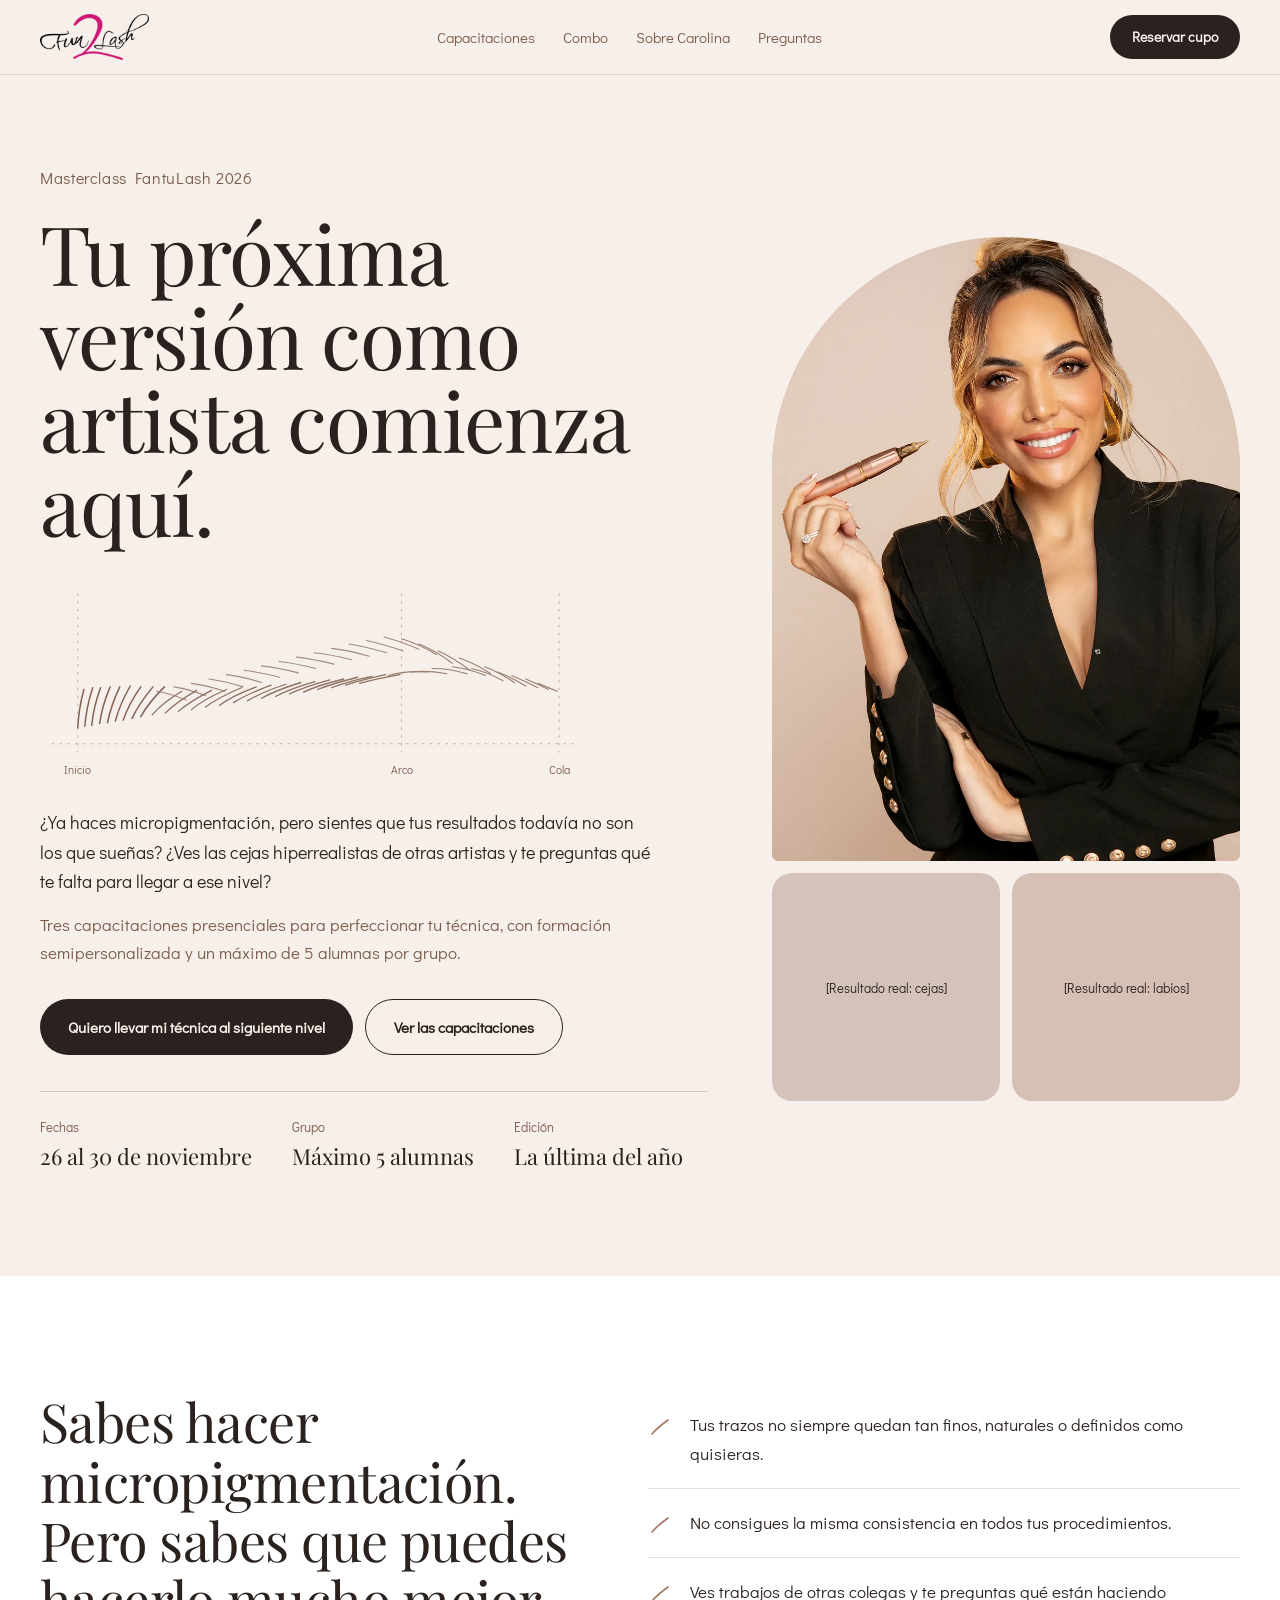
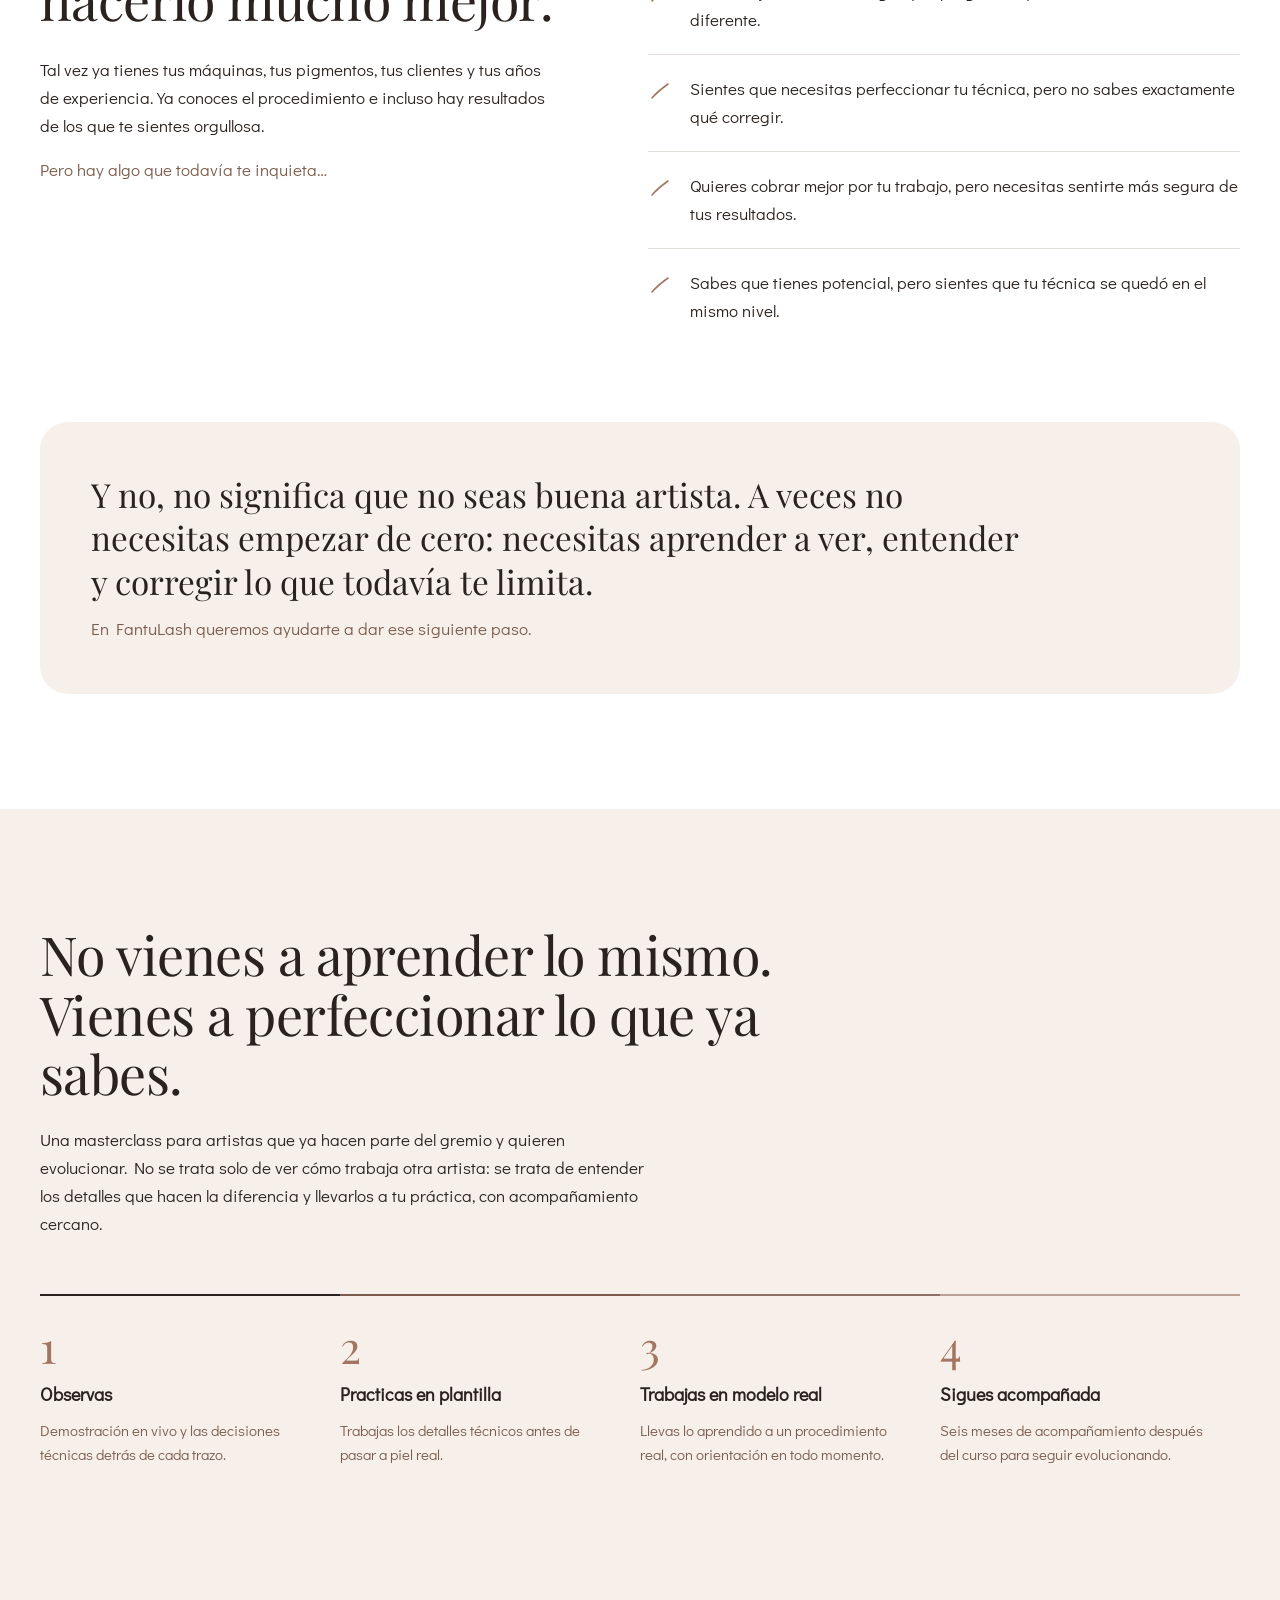
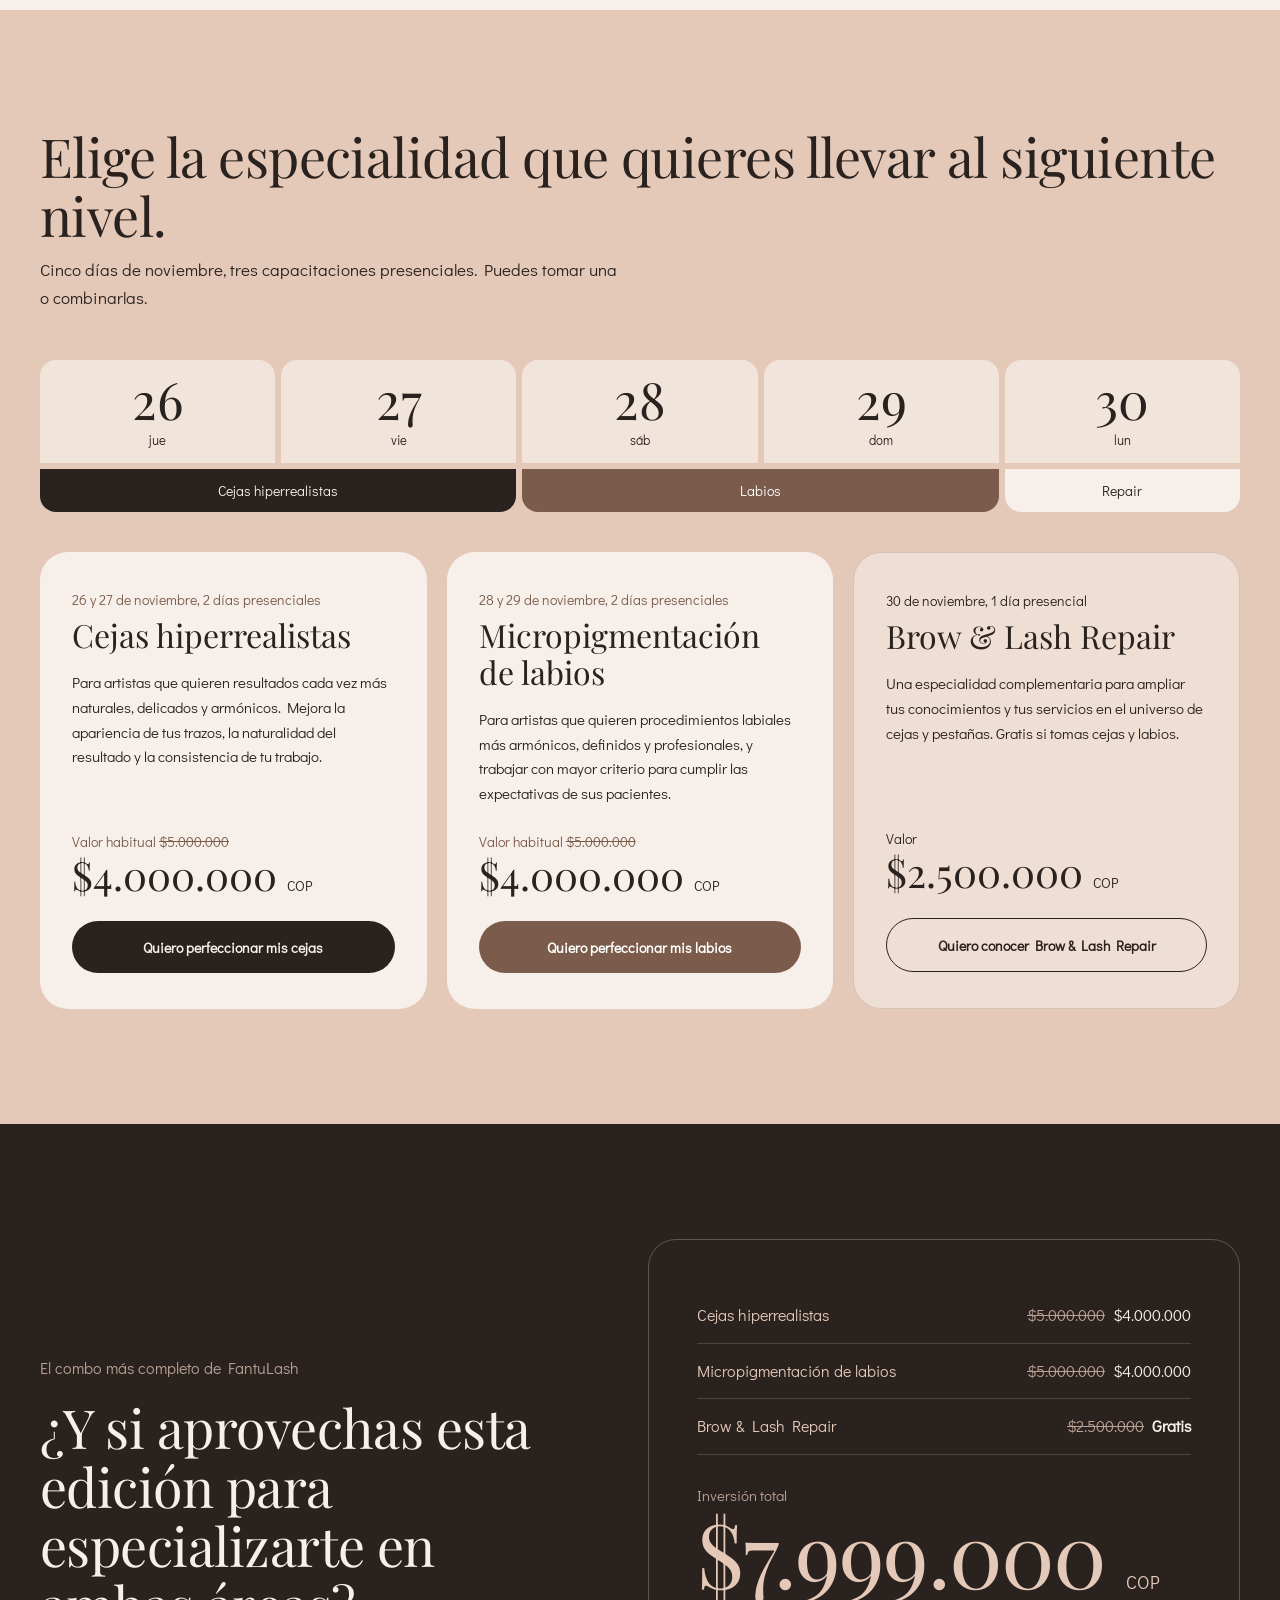
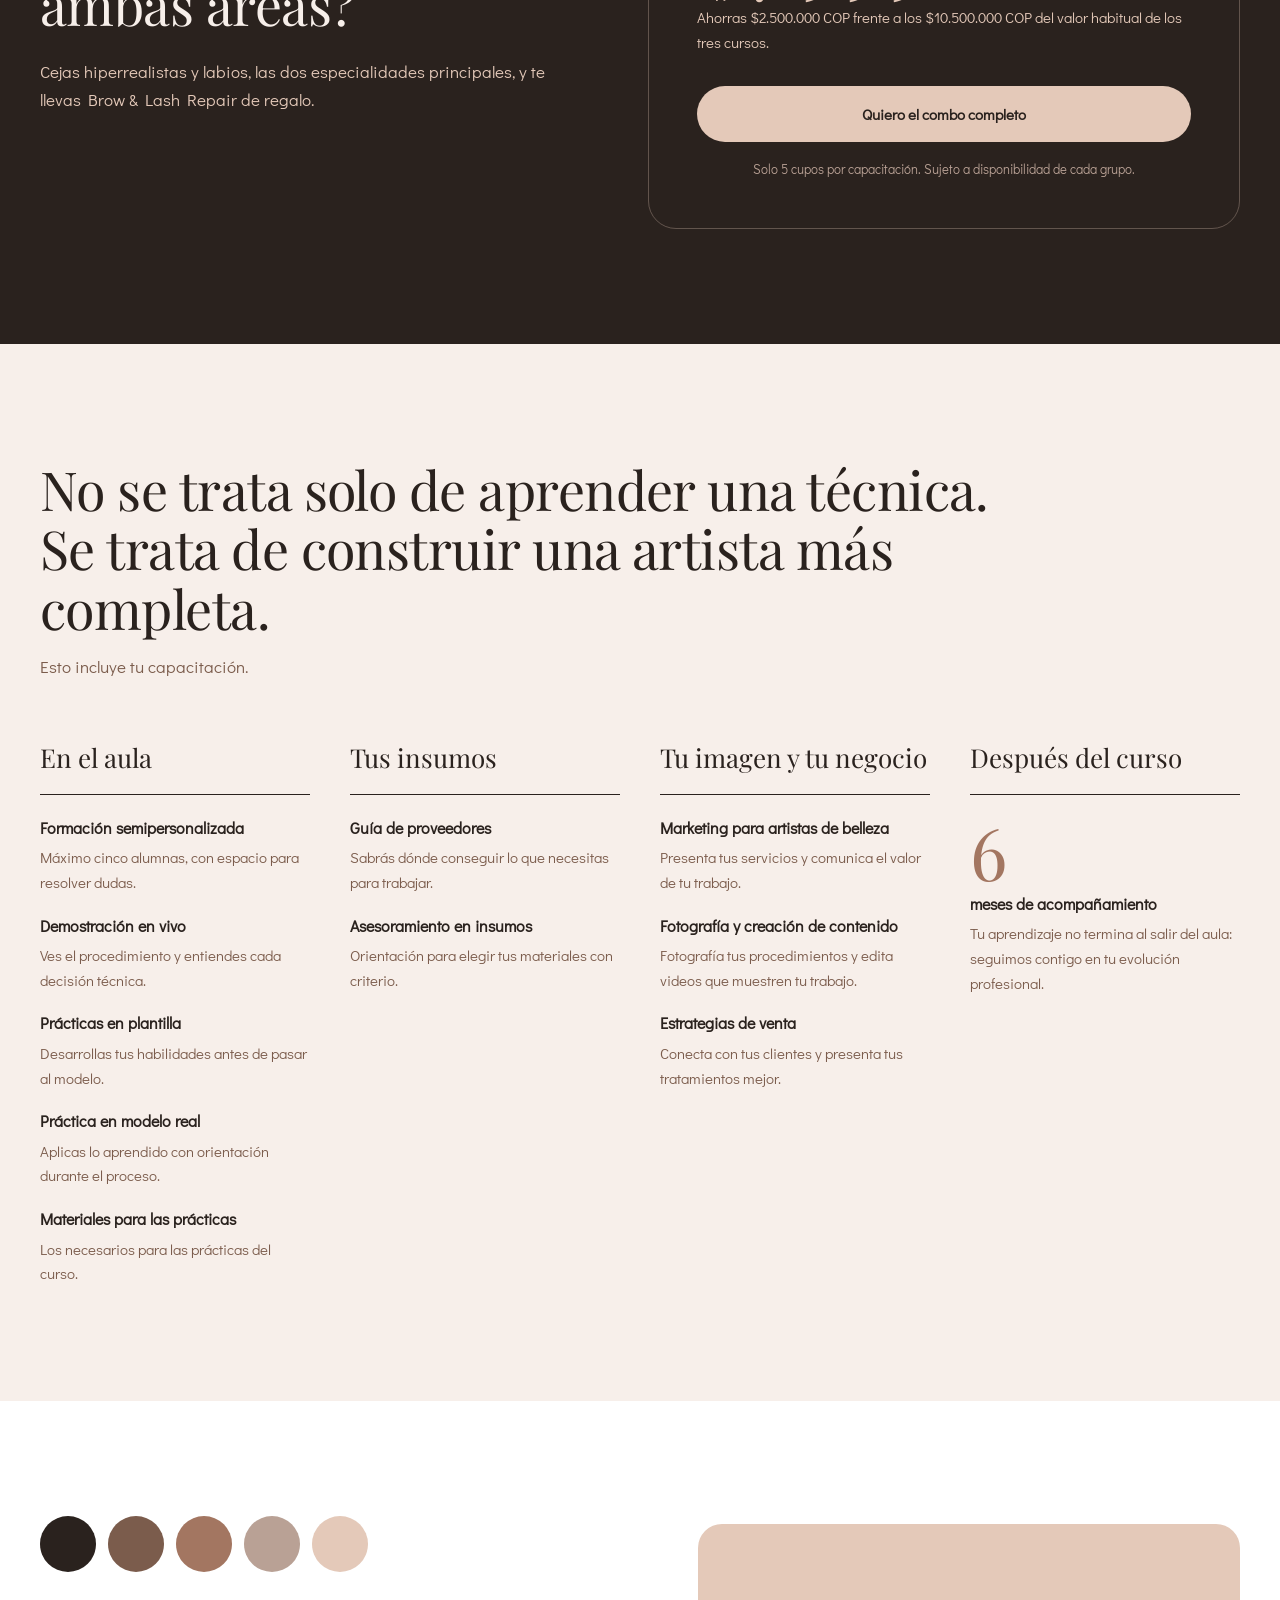
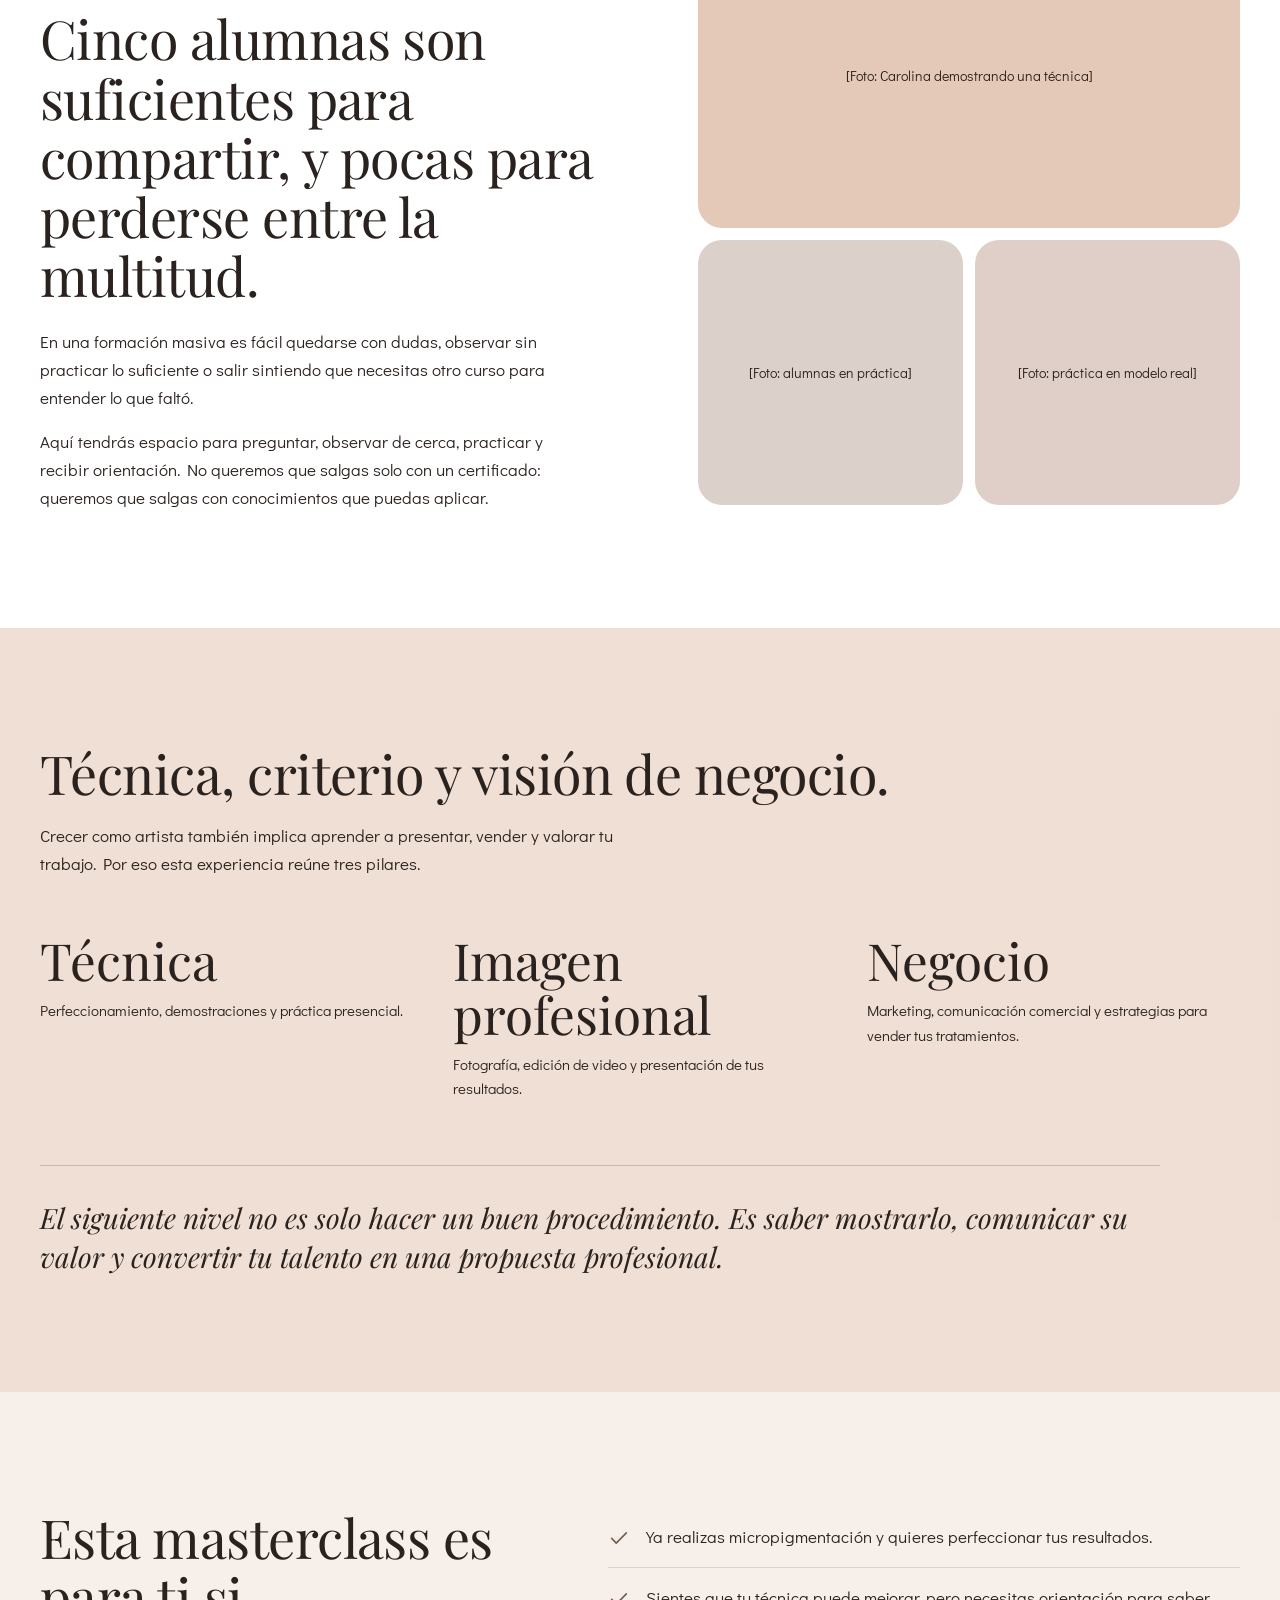
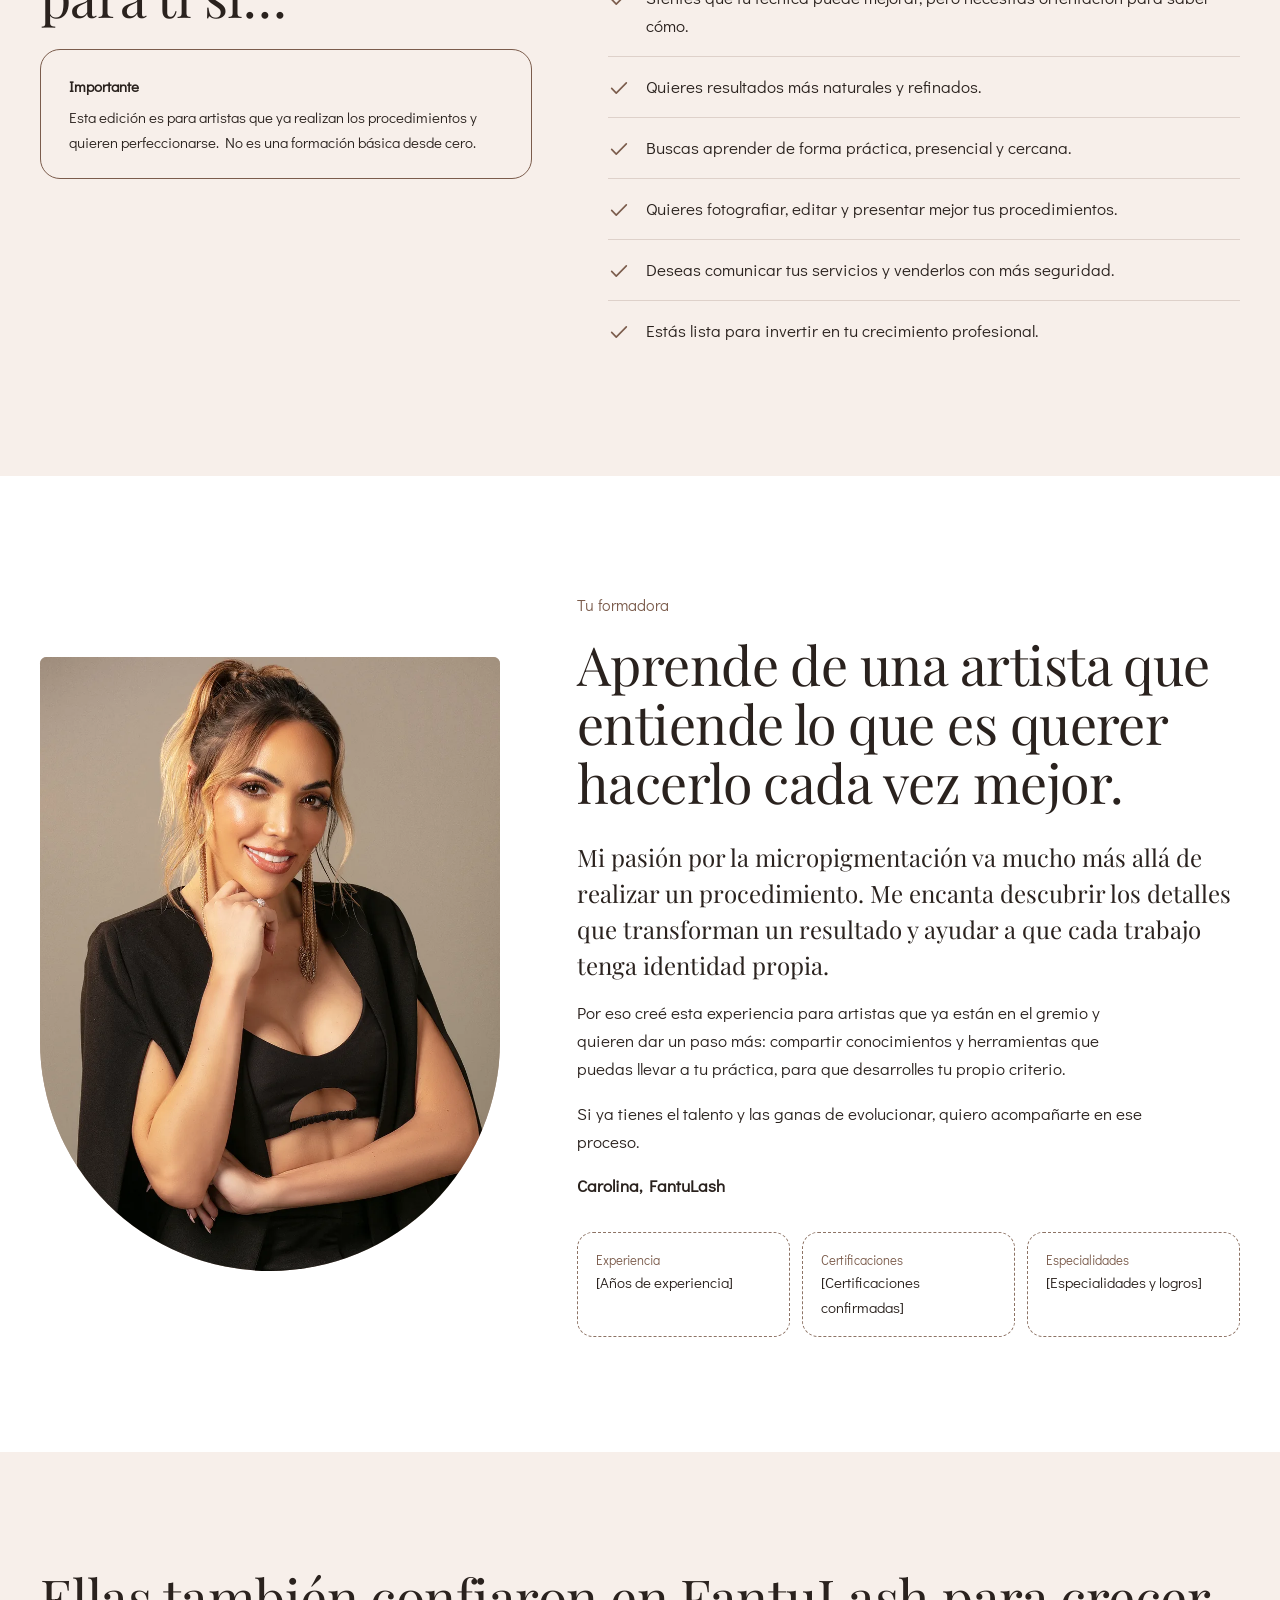
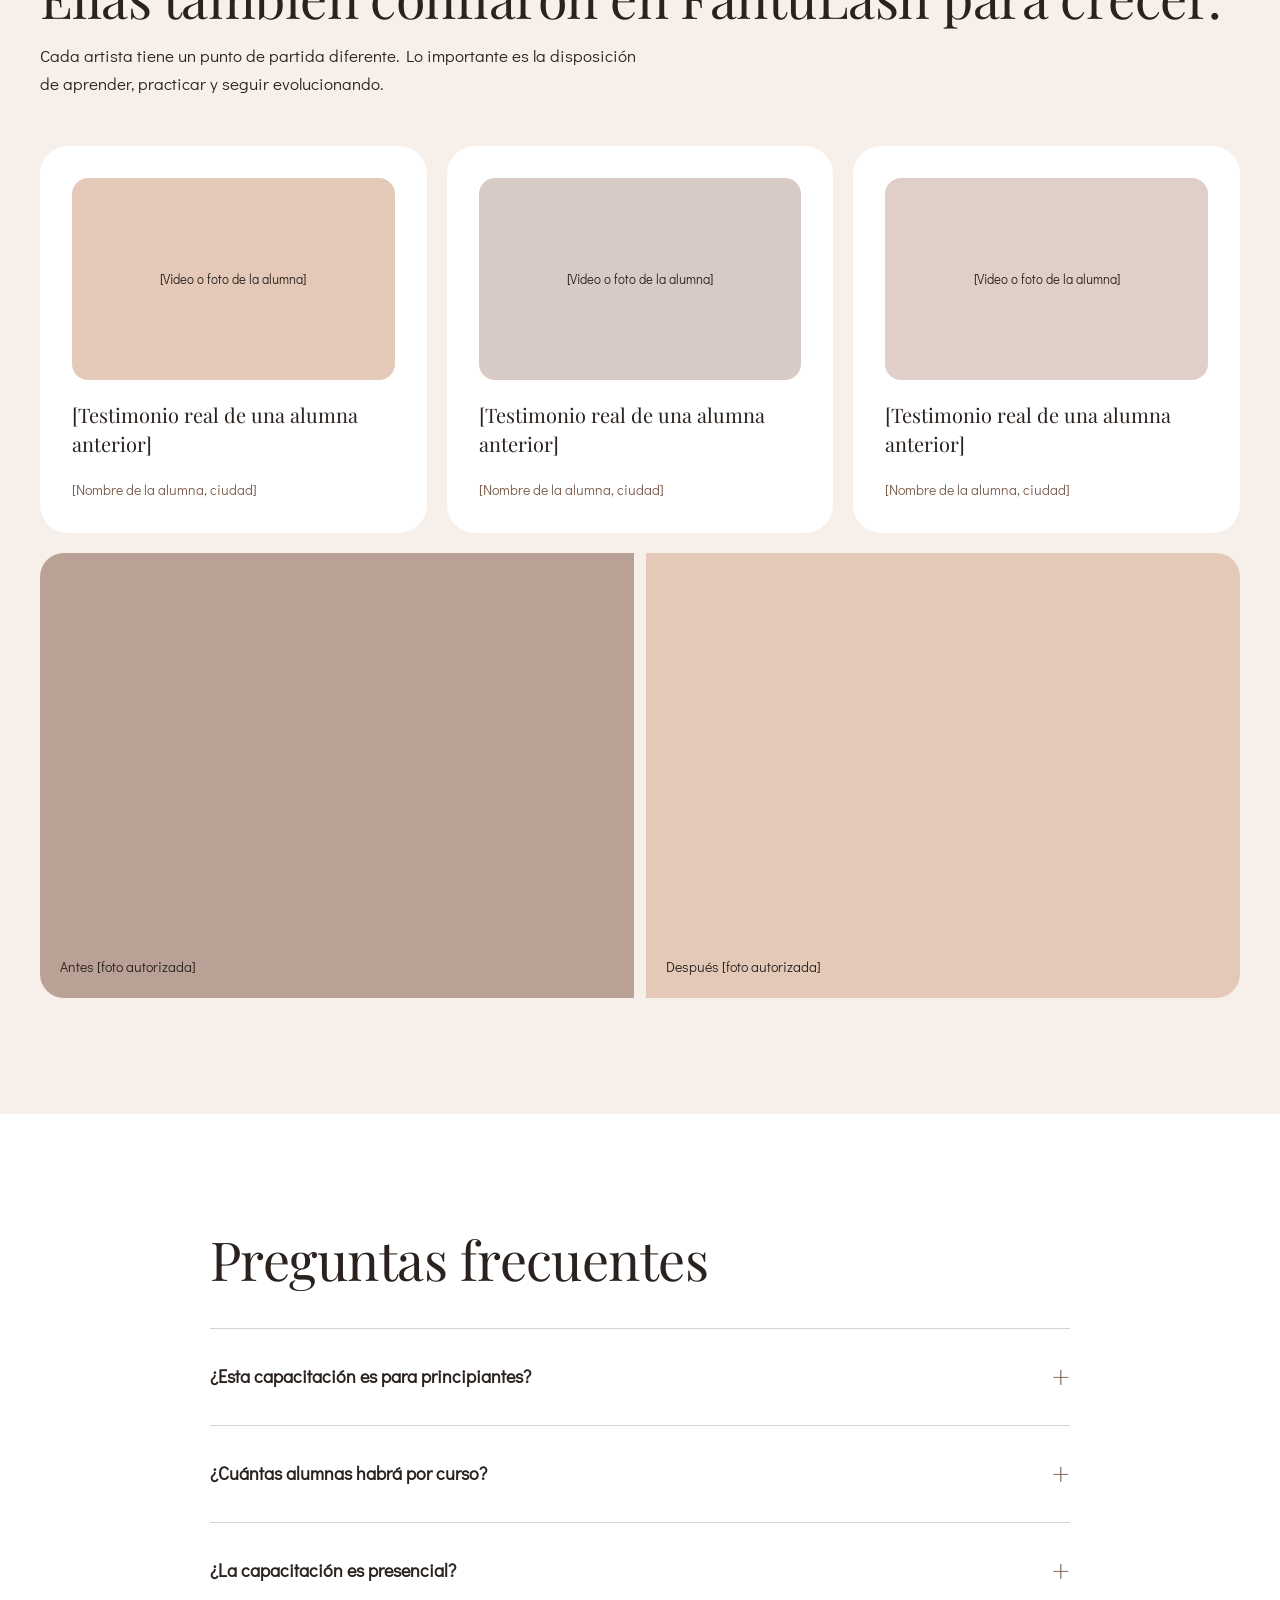
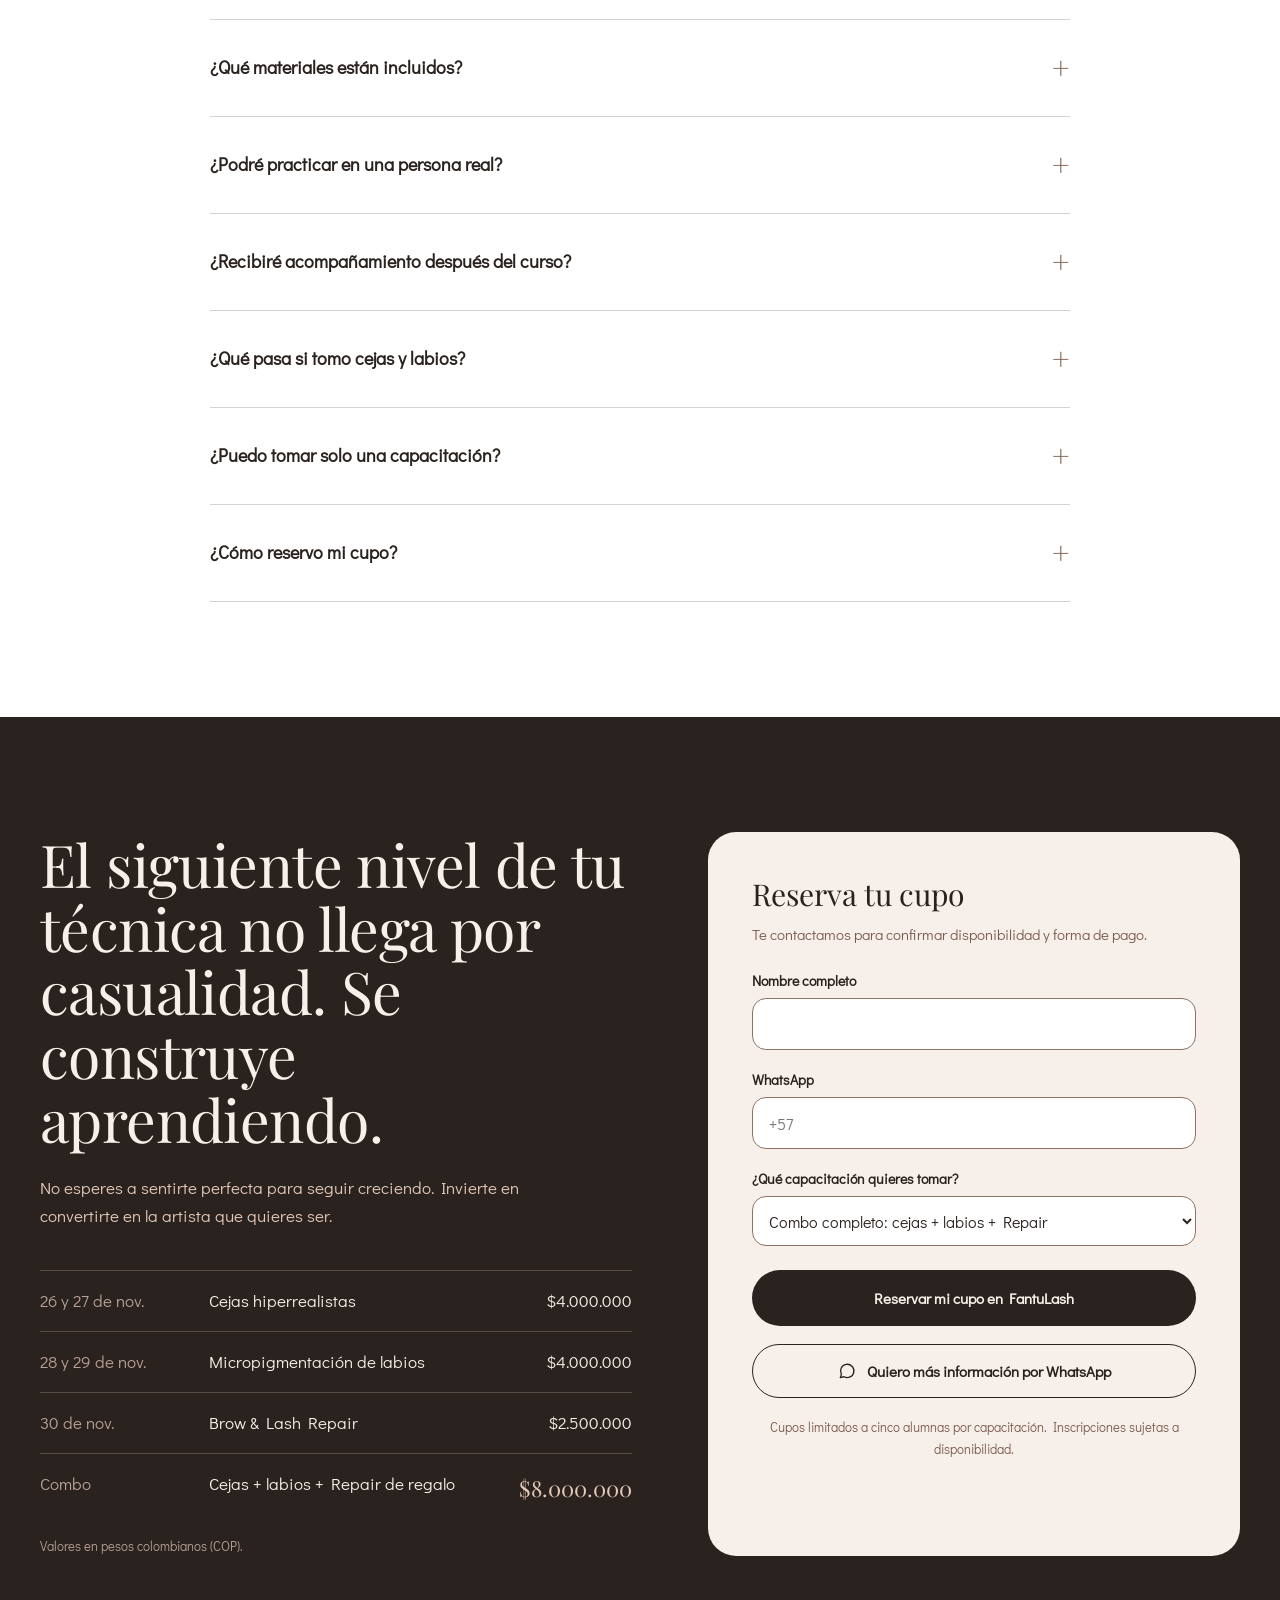
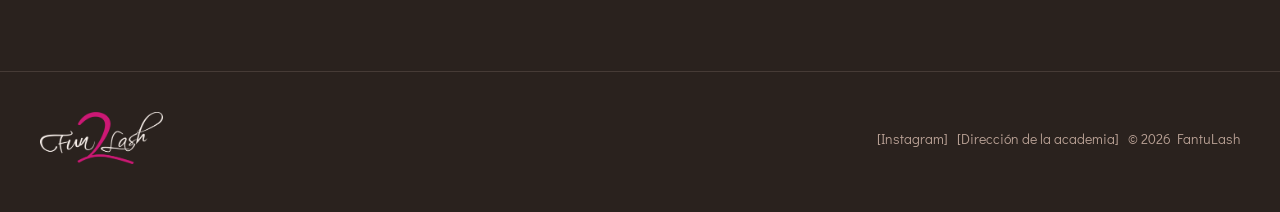
<file: version-larga.html>
<!doctype html>
<html lang="es">
<head>
<meta charset="utf-8">
<meta name="viewport" content="width=device-width, initial-scale=1">
<title>Masterclass FantuLash 2026 | Perfecciona tu técnica</title>
<meta name="description" content="Masterclass presencial de micropigmentación de cejas hiperrealistas, labios y Brow &amp; Lash Repair. 26 al 30 de noviembre de 2026. Máximo 5 alumnas por grupo.">
<meta property="og:title" content="Masterclass FantuLash 2026">
<meta property="og:description" content="Tu próxima versión como artista comienza aquí. Máximo 5 alumnas por grupo.">
<meta property="og:image" content="https://katho-dsg.github.io/Carolina-Master-Class/img/carolina-hero.jpg">
<link rel="icon" href="img/logo-fun2lash.png">
<link rel="preload" as="image" href="img/carolina-hero.webp">
<link rel="preconnect" href="https://fonts.googleapis.com">
<link rel="preconnect" href="https://fonts.gstatic.com" crossorigin="anonymous">
<link href="https://fonts.googleapis.com/css2?family=Playfair+Display:ital,wght@0,400;0,500;0,600;1,400&amp;family=Didact+Gothic&amp;display=swap" rel="stylesheet">
<style>
body{margin:0;background:#F7EFEA}
a{color:#7B5C4C}a:hover{color:#2A221E}
a:focus-visible,button:focus-visible,summary:focus-visible,input:focus-visible,select:focus-visible{outline:2px solid #7B5C4C;outline-offset:3px}
.fl-btn{transition:transform .2s ease, opacity .2s ease}
.fl-btn:hover{transform:translateY(-1px);opacity:.9}
.fl-faq summary{list-style:none;cursor:pointer}
.fl-faq summary::-webkit-details-marker{display:none}
.fl-faq[open] .fl-plus{transform:rotate(45deg)}
.fl-plus{transition:transform .2s ease}
.fl-sticky{display:none}
@media (max-width:760px){.fl-nav-links{display:none !important}.fl-sticky{display:flex !important}}
@media (prefers-reduced-motion:reduce){.fl-btn,.fl-plus{transition:none}.fl-btn:hover{transform:none}}
</style>
<style>html{scroll-behavior:smooth}section[id]{scroll-margin-top:80px}@media (prefers-reduced-motion:reduce){html{scroll-behavior:auto}}</style>
<link rel="stylesheet" href="anim-larga.css">
</head>
<body>
<div style="width: 100%; min-height: 100vh; background: #F7EFEA; color: #2A221E; font-family: 'Century Gothic', CenturyGothic, AppleGothic, 'Didact Gothic', sans-serif; font-size: 17px; line-height: 1.65;">

<!-- HEADER -->
<header style="position: sticky; top: 0; z-index: 20; background: rgba(247, 239, 234, 0.92); backdrop-filter: blur(8px); border-bottom: 1px solid rgba(123, 92, 76, 0.18);">
<div style="max-width: 1200px; margin: 0 auto; padding: 14px 24px; display: flex; align-items: center; justify-content: space-between; gap: 24px;">
<a href="#inicio" style="display: flex; align-items: center; text-decoration: none;"><img src="img/logo-fun2lash.png" alt="Fun2Lash, ir al inicio" style="display: block; height: 46px; width: auto;"></a>
<nav aria-label="Secciones" class="fl-nav-links" style="display: flex; align-items: center; gap: 28px; font-size: 15px;">
<a href="#capacitaciones" style="text-decoration: none;">Capacitaciones</a>
<a href="#combo" style="text-decoration: none;">Combo</a>
<a href="#carolina" style="text-decoration: none;">Sobre Carolina</a>
<a href="#preguntas" style="text-decoration: none;">Preguntas</a>
</nav>
<a href="#reservar" class="fl-btn" style="display: inline-flex; align-items: center; justify-content: center; min-height: 44px; padding: 0 22px; border-radius: 999px; background: #2A221E; color: #F7EFEA; font-size: 14px; font-weight: 700; text-decoration: none; white-space: nowrap;">Reservar cupo</a>
</div>
</header>

<!-- 1. HERO -->
<section id="inicio" style="padding: clamp(48px, 7vw, 96px) 24px clamp(64px, 8vw, 112px);">
<div style="max-width: 1200px; margin: 0 auto; display: flex; flex-wrap: wrap; gap: clamp(40px, 5vw, 72px); align-items: center;">
<div style="flex: 1 1 560px; min-width: 0;">
<p style="margin: 0 0 20px; font-size: 16px; color: #7B5C4C; letter-spacing: 0.04em;">Masterclass FantuLash 2026</p>
<h1 style="margin: 0; font-family: 'Playfair Display', Georgia, serif; font-weight: 400; font-size: clamp(44px, 6.4vw, 92px); line-height: 1.02; letter-spacing: -0.015em; color: #2A221E;">Tu próxima versión como artista comienza aquí.</h1>

<svg viewBox="0 0 640 230" role="img" aria-label="Ilustración de una ceja trazada pelo a pelo, con las líneas de mapeo de inicio, arco y cola" style="display: block; width: 100%; max-width: 560px; height: auto; margin: clamp(20px, 3vw, 36px) 0 clamp(16px, 2vw, 28px) -6px;">
<g stroke="#A37661" stroke-width="1" stroke-dasharray="3 6" opacity="0.6">
<line x1="50" y1="14" x2="50" y2="196"></line>
<line x1="420" y1="14" x2="420" y2="196"></line>
<line x1="600" y1="14" x2="600" y2="196"></line>
<line x1="20" y1="186" x2="620" y2="186" opacity="0.5"></line>
</g>
<g fill="#7B5C4C" font-size="13" font-family="'Century Gothic', 'Didact Gothic', sans-serif" text-anchor="middle">
<text x="50" y="220">Inicio</text>
<text x="420" y="220">Arco</text>
<text x="600" y="220">Cola</text>
</g>
<g fill="none" stroke="#7B5C4C" stroke-linecap="round" stroke-width="1.7" opacity="0.95">
<path d="M50 168 q1 -22 7 -44"></path>
<path d="M58 166 q2 -22 9 -44"></path>
<path d="M66 165 q2 -21 10 -43"></path>
<path d="M75 163 q3 -21 12 -42"></path>
<path d="M84 162 q4 -20 14 -41"></path>
<path d="M93 160 q5 -19 17 -40"></path>
<path d="M102 159 q6 -18 20 -38"></path>
<path d="M112 157 q8 -17 24 -36"></path>
<path d="M122 155 q9 -16 27 -34"></path>
</g>
<g fill="none" stroke="#7B5C4C" stroke-linecap="round" stroke-width="1.5" opacity="0.85">
<path d="M135 153 q12 -14 34 -27"></path>
<path d="M150 151 q13 -13 36 -26"></path>
<path d="M165 149 q14 -12 38 -24"></path>
<path d="M180 147 q14 -12 40 -23"></path>
<path d="M196 144 q15 -11 41 -22"></path>
<path d="M212 142 q15 -11 42 -21"></path>
<path d="M228 139 q16 -10 43 -20"></path>
<path d="M244 137 q16 -10 44 -19"></path>
<path d="M260 134 q16 -9 45 -18"></path>
<path d="M276 132 q17 -9 45 -17"></path>
<path d="M292 129 q17 -8 46 -16"></path>
<path d="M308 127 q17 -8 46 -15"></path>
<path d="M324 124 q18 -7 46 -14"></path>
<path d="M340 122 q18 -7 46 -13"></path>
<path d="M356 119 q18 -6 46 -12"></path>
<path d="M372 117 q18 -5 46 -10"></path>
</g>
<g fill="none" stroke="#8D7365" stroke-linecap="round" stroke-width="1.3" opacity="0.8">
<path d="M140 126 q14 2 34 10"></path>
<path d="M160 121 q15 2 36 10"></path>
<path d="M180 117 q16 2 38 9"></path>
<path d="M200 112 q16 2 39 9"></path>
<path d="M220 107 q17 2 40 9"></path>
<path d="M240 102 q17 2 41 8"></path>
<path d="M260 97 q18 2 42 8"></path>
<path d="M280 92 q18 2 42 8"></path>
<path d="M300 87 q18 2 43 8"></path>
<path d="M320 82 q19 2 43 8"></path>
<path d="M340 77 q19 2 43 9"></path>
<path d="M360 72 q19 3 43 10"></path>
<path d="M380 68 q19 4 42 12"></path>
<path d="M400 64 q19 5 40 14"></path>
</g>
<g fill="none" stroke="#7B5C4C" stroke-linecap="round" stroke-width="1.3" opacity="0.75">
<path d="M405 108 q20 -6 44 -4"></path>
<path d="M420 66 q20 6 40 18"></path>
<path d="M430 104 q20 -2 42 2"></path>
<path d="M440 72 q20 8 38 22"></path>
<path d="M455 100 q20 0 40 6"></path>
<path d="M462 80 q18 8 36 22"></path>
<path d="M478 98 q18 2 38 10"></path>
<path d="M486 88 q18 6 36 18"></path>
<path d="M500 100 q18 4 36 14"></path>
<path d="M515 98 q16 6 34 18"></path>
<path d="M530 104 q16 6 32 16"></path>
<path d="M546 108 q14 6 30 14"></path>
<path d="M562 112 q12 5 26 12"></path>
<path d="M576 117 q10 4 22 9"></path>
</g>
</svg>

<p style="margin: 0 0 14px; max-width: 34em; font-size: 18px;">¿Ya haces micropigmentación, pero sientes que tus resultados todavía no son los que sueñas? ¿Ves las cejas hiperrealistas de otras artistas y te preguntas qué te falta para llegar a ese nivel?</p>
<p style="margin: 0 0 32px; max-width: 34em; color: #7B5C4C;">Tres capacitaciones presenciales para perfeccionar tu técnica, con formación semipersonalizada y un máximo de 5 alumnas por grupo.</p>
<div style="display: flex; flex-wrap: wrap; gap: 12px; margin-bottom: 36px;">
<a href="#reservar" class="fl-btn" style="display: inline-flex; align-items: center; justify-content: center; min-height: 54px; padding: 0 28px; border-radius: 999px; background: #2A221E; color: #F7EFEA; font-size: 15px; font-weight: 700; text-decoration: none; text-align: center;">Quiero llevar mi técnica al siguiente nivel</a>
<a href="#capacitaciones" class="fl-btn" style="display: inline-flex; align-items: center; justify-content: center; min-height: 54px; padding: 0 28px; border-radius: 999px; border: 1px solid #2A221E; color: #2A221E; font-size: 15px; font-weight: 700; text-decoration: none; text-align: center;">Ver las capacitaciones</a>
</div>
<dl style="margin: 0; display: flex; flex-wrap: wrap; gap: 14px 40px; padding-top: 24px; border-top: 1px solid rgba(123, 92, 76, 0.25);">
<div><dt style="font-size: 13px; color: #7B5C4C;">Fechas</dt><dd style="margin: 0; font-family: 'Playfair Display', Georgia, serif; font-size: 22px;">26 al 30 de noviembre</dd></div>
<div><dt style="font-size: 13px; color: #7B5C4C;">Grupo</dt><dd style="margin: 0; font-family: 'Playfair Display', Georgia, serif; font-size: 22px;">Máximo 5 alumnas</dd></div>
<div><dt style="font-size: 13px; color: #7B5C4C;">Edición</dt><dd style="margin: 0; font-family: 'Playfair Display', Georgia, serif; font-size: 22px;">La última del año</dd></div>
</dl>
</div>
<div style="flex: 1 1 360px; min-width: 0; max-width: 480px; margin: 0 auto;">
<div style="aspect-ratio: 3 / 4; border-radius: 999px 999px 28px 28px; background: #E4C9B9; overflow: hidden;">
<img src="img/carolina-hero.webp" alt="Carolina, formadora de la Masterclass, sosteniendo su dermógrafo" style="display: block; width: 100%; height: 100%; object-fit: cover; object-position: 60% 15%;">
</div>
<div style="display: flex; gap: 12px; margin-top: 12px;">
<div style="flex: 1; aspect-ratio: 1; border-radius: 20px; background: rgba(185, 161, 149, 0.55); display: flex; align-items: center; justify-content: center; padding: 12px; box-sizing: border-box;"><p style="margin: 0; font-size: 13px; text-align: center;">[Resultado real: cejas]</p></div>
<div style="flex: 1; aspect-ratio: 1; border-radius: 20px; background: rgba(163, 118, 97, 0.4); display: flex; align-items: center; justify-content: center; padding: 12px; box-sizing: border-box;"><p style="margin: 0; font-size: 13px; text-align: center;">[Resultado real: labios]</p></div>
</div>
</div>
</div>
</section>

<!-- 2. ¿TE IDENTIFICAS? -->
<section style="padding: clamp(72px, 9vw, 128px) 24px; background: #FFFFFF;">
<div style="max-width: 1200px; margin: 0 auto; display: flex; flex-wrap: wrap; gap: clamp(40px, 6vw, 96px);">
<div style="flex: 1 1 420px; min-width: 0;">
<h2 style="margin: 0 0 28px; font-family: 'Playfair Display', Georgia, serif; font-weight: 400; font-size: clamp(34px, 4.2vw, 56px); line-height: 1.1; letter-spacing: -0.01em;">Sabes hacer micropigmentación. Pero sabes que puedes hacerlo mucho mejor.</h2>
<p style="margin: 0 0 16px; max-width: 30em;">Tal vez ya tienes tus máquinas, tus pigmentos, tus clientes y tus años de experiencia. Ya conoces el procedimiento e incluso hay resultados de los que te sientes orgullosa.</p>
<p style="margin: 0; max-width: 30em; color: #7B5C4C;">Pero hay algo que todavía te inquieta…</p>
</div>
<ul style="flex: 1 1 480px; min-width: 0; margin: 0; padding: 0; list-style: none; display: flex; flex-direction: column;">
<li style="display: flex; gap: 18px; align-items: flex-start; padding: 20px 0; border-bottom: 1px solid rgba(123, 92, 76, 0.2);"><svg viewBox="0 0 24 24" aria-hidden="true" style="flex: none; width: 24px; height: 24px; margin-top: 3px;"><path d="M4 20 q5 -6 16 -14" fill="none" stroke="#A37661" stroke-width="1.6" stroke-linecap="round"></path></svg><span>Tus trazos no siempre quedan tan finos, naturales o definidos como quisieras.</span></li>
<li style="display: flex; gap: 18px; align-items: flex-start; padding: 20px 0; border-bottom: 1px solid rgba(123, 92, 76, 0.2);"><svg viewBox="0 0 24 24" aria-hidden="true" style="flex: none; width: 24px; height: 24px; margin-top: 3px;"><path d="M4 20 q5 -6 16 -14" fill="none" stroke="#A37661" stroke-width="1.6" stroke-linecap="round"></path></svg><span>No consigues la misma consistencia en todos tus procedimientos.</span></li>
<li style="display: flex; gap: 18px; align-items: flex-start; padding: 20px 0; border-bottom: 1px solid rgba(123, 92, 76, 0.2);"><svg viewBox="0 0 24 24" aria-hidden="true" style="flex: none; width: 24px; height: 24px; margin-top: 3px;"><path d="M4 20 q5 -6 16 -14" fill="none" stroke="#A37661" stroke-width="1.6" stroke-linecap="round"></path></svg><span>Ves trabajos de otras colegas y te preguntas qué están haciendo diferente.</span></li>
<li style="display: flex; gap: 18px; align-items: flex-start; padding: 20px 0; border-bottom: 1px solid rgba(123, 92, 76, 0.2);"><svg viewBox="0 0 24 24" aria-hidden="true" style="flex: none; width: 24px; height: 24px; margin-top: 3px;"><path d="M4 20 q5 -6 16 -14" fill="none" stroke="#A37661" stroke-width="1.6" stroke-linecap="round"></path></svg><span>Sientes que necesitas perfeccionar tu técnica, pero no sabes exactamente qué corregir.</span></li>
<li style="display: flex; gap: 18px; align-items: flex-start; padding: 20px 0; border-bottom: 1px solid rgba(123, 92, 76, 0.2);"><svg viewBox="0 0 24 24" aria-hidden="true" style="flex: none; width: 24px; height: 24px; margin-top: 3px;"><path d="M4 20 q5 -6 16 -14" fill="none" stroke="#A37661" stroke-width="1.6" stroke-linecap="round"></path></svg><span>Quieres cobrar mejor por tu trabajo, pero necesitas sentirte más segura de tus resultados.</span></li>
<li style="display: flex; gap: 18px; align-items: flex-start; padding: 20px 0;"><svg viewBox="0 0 24 24" aria-hidden="true" style="flex: none; width: 24px; height: 24px; margin-top: 3px;"><path d="M4 20 q5 -6 16 -14" fill="none" stroke="#A37661" stroke-width="1.6" stroke-linecap="round"></path></svg><span>Sabes que tienes potencial, pero sientes que tu técnica se quedó en el mismo nivel.</span></li>
</ul>
</div>
<div style="max-width: 1200px; margin: clamp(48px, 6vw, 80px) auto 0; padding: clamp(32px, 4vw, 56px); box-sizing: border-box; border-radius: 28px; background: #F7EFEA;">
<p style="margin: 0 0 12px; font-family: 'Playfair Display', Georgia, serif; font-size: clamp(24px, 2.6vw, 34px); line-height: 1.3; max-width: 28em;">Y no, no significa que no seas buena artista. A veces no necesitas empezar de cero: necesitas aprender a ver, entender y corregir lo que todavía te limita.</p>
<p style="margin: 0; color: #7B5C4C;">En FantuLash queremos ayudarte a dar ese siguiente paso.</p>
</div>
</section>

<!-- 3. SOLUCIÓN -->
<section style="padding: clamp(72px, 9vw, 128px) 24px;">
<div style="max-width: 1200px; margin: 0 auto;">
<h2 style="margin: 0 0 24px; max-width: 16em; font-family: 'Playfair Display', Georgia, serif; font-weight: 400; font-size: clamp(34px, 4.2vw, 56px); line-height: 1.1; letter-spacing: -0.01em;">No vienes a aprender lo mismo. Vienes a perfeccionar lo que ya sabes.</h2>
<p style="margin: 0 0 56px; max-width: 36em;">Una masterclass para artistas que ya hacen parte del gremio y quieren evolucionar. No se trata solo de ver cómo trabaja otra artista: se trata de entender los detalles que hacen la diferencia y llevarlos a tu práctica, con acompañamiento cercano.</p>
<ol style="margin: 0; padding: 0; list-style: none; display: grid; grid-template-columns: repeat(auto-fit, minmax(220px, 1fr)); gap: 0;">
<li style="padding: 28px 28px 28px 0; border-top: 2px solid #2A221E;">
<p style="margin: 0 0 12px; font-family: 'Playfair Display', Georgia, serif; font-size: 44px; line-height: 1; color: #A37661;">1</p>
<h3 style="margin: 0 0 8px; font-size: 18px; font-weight: 700;">Observas</h3>
<p style="margin: 0; font-size: 15px; color: #7B5C4C;">Demostración en vivo y las decisiones técnicas detrás de cada trazo.</p>
</li>
<li style="padding: 28px 28px 28px 0; border-top: 2px solid #7B5C4C;">
<p style="margin: 0 0 12px; font-family: 'Playfair Display', Georgia, serif; font-size: 44px; line-height: 1; color: #A37661;">2</p>
<h3 style="margin: 0 0 8px; font-size: 18px; font-weight: 700;">Practicas en plantilla</h3>
<p style="margin: 0; font-size: 15px; color: #7B5C4C;">Trabajas los detalles técnicos antes de pasar a piel real.</p>
</li>
<li style="padding: 28px 28px 28px 0; border-top: 2px solid #8D7365;">
<p style="margin: 0 0 12px; font-family: 'Playfair Display', Georgia, serif; font-size: 44px; line-height: 1; color: #A37661;">3</p>
<h3 style="margin: 0 0 8px; font-size: 18px; font-weight: 700;">Trabajas en modelo real</h3>
<p style="margin: 0; font-size: 15px; color: #7B5C4C;">Llevas lo aprendido a un procedimiento real, con orientación en todo momento.</p>
</li>
<li style="padding: 28px 28px 28px 0; border-top: 2px solid #B9A195;">
<p style="margin: 0 0 12px; font-family: 'Playfair Display', Georgia, serif; font-size: 44px; line-height: 1; color: #A37661;">4</p>
<h3 style="margin: 0 0 8px; font-size: 18px; font-weight: 700;">Sigues acompañada</h3>
<p style="margin: 0; font-size: 15px; color: #7B5C4C;">Seis meses de acompañamiento después del curso para seguir evolucionando.</p>
</li>
</ol>
</div>
</section>

<!-- 4. CAPACITACIONES -->
<section id="capacitaciones" style="padding: clamp(72px, 9vw, 128px) 24px; background: #E4C9B9;">
<div style="max-width: 1200px; margin: 0 auto;">
<h2 style="margin: 0 0 12px; font-family: 'Playfair Display', Georgia, serif; font-weight: 400; font-size: clamp(34px, 4.2vw, 56px); line-height: 1.1; letter-spacing: -0.01em;">Elige la especialidad que quieres llevar al siguiente nivel.</h2>
<p style="margin: 0 0 48px; max-width: 34em;">Cinco días de noviembre, tres capacitaciones presenciales. Puedes tomar una o combinarlas.</p>

<div role="img" aria-label="Calendario: cejas hiperrealistas el 26 y 27 de noviembre, labios el 28 y 29, Brow and Lash Repair el 30" style="display: grid; grid-template-columns: repeat(5, minmax(0, 1fr)); gap: 6px; margin-bottom: 40px;">
<div style="padding: 14px 0 10px; text-align: center; border-radius: 16px 16px 0 0; background: rgba(247, 239, 234, 0.7);"><span style="display: block; font-family: 'Playfair Display', Georgia, serif; font-size: clamp(30px, 4vw, 52px); line-height: 1;">26</span><span style="font-size: 13px;">jue</span></div>
<div style="padding: 14px 0 10px; text-align: center; border-radius: 16px 16px 0 0; background: rgba(247, 239, 234, 0.7);"><span style="display: block; font-family: 'Playfair Display', Georgia, serif; font-size: clamp(30px, 4vw, 52px); line-height: 1;">27</span><span style="font-size: 13px;">vie</span></div>
<div style="padding: 14px 0 10px; text-align: center; border-radius: 16px 16px 0 0; background: rgba(247, 239, 234, 0.7);"><span style="display: block; font-family: 'Playfair Display', Georgia, serif; font-size: clamp(30px, 4vw, 52px); line-height: 1;">28</span><span style="font-size: 13px;">sáb</span></div>
<div style="padding: 14px 0 10px; text-align: center; border-radius: 16px 16px 0 0; background: rgba(247, 239, 234, 0.7);"><span style="display: block; font-family: 'Playfair Display', Georgia, serif; font-size: clamp(30px, 4vw, 52px); line-height: 1;">29</span><span style="font-size: 13px;">dom</span></div>
<div style="padding: 14px 0 10px; text-align: center; border-radius: 16px 16px 0 0; background: rgba(247, 239, 234, 0.7);"><span style="display: block; font-family: 'Playfair Display', Georgia, serif; font-size: clamp(30px, 4vw, 52px); line-height: 1;">30</span><span style="font-size: 13px;">lun</span></div>
<div style="grid-column: span 2; padding: 10px 12px; border-radius: 0 0 16px 16px; background: #2A221E; color: #F7EFEA; font-size: 14px; text-align: center;">Cejas hiperrealistas</div>
<div style="grid-column: span 2; padding: 10px 12px; border-radius: 0 0 16px 16px; background: #7B5C4C; color: #FFFFFF; font-size: 14px; text-align: center;">Labios</div>
<div style="padding: 10px 6px; border-radius: 0 0 16px 16px; background: #F7EFEA; color: #2A221E; font-size: 14px; text-align: center;">Repair</div>
</div>

<div style="display: grid; grid-template-columns: repeat(auto-fit, minmax(300px, 1fr)); gap: 20px; align-items: stretch;">
<article style="display: flex; flex-direction: column; padding: 36px 32px; border-radius: 28px; background: #F7EFEA;">
<p style="margin: 0 0 6px; font-size: 14px; color: #7B5C4C;">26 y 27 de noviembre, 2 días presenciales</p>
<h3 style="margin: 0 0 16px; font-family: 'Playfair Display', Georgia, serif; font-weight: 400; font-size: 32px; line-height: 1.15;">Cejas hiperrealistas</h3>
<p style="margin: 0 0 24px; font-size: 15px; flex-grow: 1;">Para artistas que quieren resultados cada vez más naturales, delicados y armónicos. Mejora la apariencia de tus trazos, la naturalidad del resultado y la consistencia de tu trabajo.</p>
<p style="margin: 0; font-size: 14px; color: #7B5C4C;">Valor habitual <s>$5.000.000</s></p>
<p style="margin: 0 0 24px; font-family: 'Playfair Display', Georgia, serif; font-size: 40px; line-height: 1.1;">$4.000.000 <span style="font-family: 'Century Gothic', CenturyGothic, 'Didact Gothic', sans-serif; font-size: 14px;">COP</span></p>
<a href="#reservar" class="fl-btn" style="display: flex; align-items: center; justify-content: center; min-height: 52px; padding: 0 20px; border-radius: 999px; background: #2A221E; color: #F7EFEA; font-size: 14px; font-weight: 700; text-decoration: none; text-align: center;">Quiero perfeccionar mis cejas</a>
</article>
<article style="display: flex; flex-direction: column; padding: 36px 32px; border-radius: 28px; background: #F7EFEA;">
<p style="margin: 0 0 6px; font-size: 14px; color: #7B5C4C;">28 y 29 de noviembre, 2 días presenciales</p>
<h3 style="margin: 0 0 16px; font-family: 'Playfair Display', Georgia, serif; font-weight: 400; font-size: 32px; line-height: 1.15;">Micropigmentación de labios</h3>
<p style="margin: 0 0 24px; font-size: 15px; flex-grow: 1;">Para artistas que quieren procedimientos labiales más armónicos, definidos y profesionales, y trabajar con mayor criterio para cumplir las expectativas de sus pacientes.</p>
<p style="margin: 0; font-size: 14px; color: #7B5C4C;">Valor habitual <s>$5.000.000</s></p>
<p style="margin: 0 0 24px; font-family: 'Playfair Display', Georgia, serif; font-size: 40px; line-height: 1.1;">$4.000.000 <span style="font-family: 'Century Gothic', CenturyGothic, 'Didact Gothic', sans-serif; font-size: 14px;">COP</span></p>
<a href="#reservar" class="fl-btn" style="display: flex; align-items: center; justify-content: center; min-height: 52px; padding: 0 20px; border-radius: 999px; background: #7B5C4C; color: #FFFFFF; font-size: 14px; font-weight: 700; text-decoration: none; text-align: center;">Quiero perfeccionar mis labios</a>
</article>
<article style="display: flex; flex-direction: column; padding: 36px 32px; border-radius: 28px; background: rgba(247, 239, 234, 0.55); border: 1px solid rgba(42, 34, 30, 0.15);">
<p style="margin: 0 0 6px; font-size: 14px; color: #2A221E;">30 de noviembre, 1 día presencial</p>
<h3 style="margin: 0 0 16px; font-family: 'Playfair Display', Georgia, serif; font-weight: 400; font-size: 32px; line-height: 1.15;">Brow &amp; Lash Repair</h3>
<p style="margin: 0 0 24px; font-size: 15px; flex-grow: 1;">Una especialidad complementaria para ampliar tus conocimientos y tus servicios en el universo de cejas y pestañas. Gratis si tomas cejas y labios.</p>
<p style="margin: 0; font-size: 14px; color: #2A221E;">Valor</p>
<p style="margin: 0 0 24px; font-family: 'Playfair Display', Georgia, serif; font-size: 40px; line-height: 1.1;">$2.500.000 <span style="font-family: 'Century Gothic', CenturyGothic, 'Didact Gothic', sans-serif; font-size: 14px;">COP</span></p>
<a href="#reservar" class="fl-btn" style="display: flex; align-items: center; justify-content: center; min-height: 52px; padding: 0 20px; border-radius: 999px; border: 1px solid #2A221E; color: #2A221E; font-size: 14px; font-weight: 700; text-decoration: none; text-align: center;">Quiero conocer Brow &amp; Lash Repair</a>
</article>
</div>
</div>
</section>

<!-- 5. COMBO -->
<section id="combo" style="padding: clamp(72px, 9vw, 128px) 24px; background: #2A221E; color: #E4C9B9;">
<div style="max-width: 1200px; margin: 0 auto; display: flex; flex-wrap: wrap; gap: clamp(40px, 6vw, 96px); align-items: center;">
<div style="flex: 1 1 400px; min-width: 0;">
<p style="margin: 0 0 16px; font-size: 16px; color: #B9A195;">El combo más completo de FantuLash</p>
<h2 style="margin: 0 0 24px; font-family: 'Playfair Display', Georgia, serif; font-weight: 400; font-size: clamp(34px, 4.2vw, 56px); line-height: 1.1; letter-spacing: -0.01em; color: #F7EFEA;">¿Y si aprovechas esta edición para especializarte en ambas áreas?</h2>
<p style="margin: 0; max-width: 30em; color: #E4C9B9;">Cejas hiperrealistas y labios, las dos especialidades principales, y te llevas Brow &amp; Lash Repair de regalo.</p>
</div>
<div style="flex: 1 1 460px; min-width: 0; padding: clamp(28px, 4vw, 48px); border-radius: 28px; border: 1px solid rgba(228, 201, 185, 0.3); box-sizing: border-box;">
<dl style="margin: 0 0 28px; font-size: 16px;">
<div style="display: flex; justify-content: space-between; gap: 16px; padding: 14px 0; border-bottom: 1px solid rgba(228, 201, 185, 0.2);"><dt style="color: #E4C9B9;">Cejas hiperrealistas</dt><dd style="margin: 0; text-align: right; white-space: nowrap;"><s style="color: #B9A195;">$5.000.000</s>&#160; <span style="color: #F7EFEA;">$4.000.000</span></dd></div>
<div style="display: flex; justify-content: space-between; gap: 16px; padding: 14px 0; border-bottom: 1px solid rgba(228, 201, 185, 0.2);"><dt style="color: #E4C9B9;">Micropigmentación de labios</dt><dd style="margin: 0; text-align: right; white-space: nowrap;"><s style="color: #B9A195;">$5.000.000</s>&#160; <span style="color: #F7EFEA;">$4.000.000</span></dd></div>
<div style="display: flex; justify-content: space-between; gap: 16px; padding: 14px 0; border-bottom: 1px solid rgba(228, 201, 185, 0.2);"><dt style="color: #E4C9B9;">Brow &amp; Lash Repair</dt><dd style="margin: 0; text-align: right; white-space: nowrap;"><s style="color: #B9A195;">$2.500.000</s>&#160; <span style="color: #F7EFEA; font-weight: 700;">Gratis</span></dd></div>
</dl>
<p style="margin: 0; font-size: 15px; color: #B9A195;">Inversión total</p>
<p style="margin: 0 0 8px; font-family: 'Playfair Display', Georgia, serif; font-size: clamp(52px, 7vw, 96px); line-height: 1; color: #E4C9B9; letter-spacing: -0.02em;">$8.000.000 <span style="font-family: 'Century Gothic', CenturyGothic, 'Didact Gothic', sans-serif; font-size: 18px; letter-spacing: 0;">COP</span></p>
<p style="margin: 0 0 32px; font-size: 15px; color: #E4C9B9;">Ahorras $2.500.000 COP frente a los $10.500.000 COP del valor habitual de los tres cursos.</p>
<a href="#reservar" class="fl-btn" style="display: flex; align-items: center; justify-content: center; min-height: 56px; padding: 0 24px; border-radius: 999px; background: #E4C9B9; color: #2A221E; font-size: 15px; font-weight: 700; text-decoration: none; text-align: center;">Quiero el combo completo</a>
<p style="margin: 16px 0 0; font-size: 13px; color: #B9A195; text-align: center;">Solo 5 cupos por capacitación. Sujeto a disponibilidad de cada grupo.</p>
</div>
</div>
</section>

<!-- 6. QUÉ INCLUYE -->
<section style="padding: clamp(72px, 9vw, 128px) 24px;">
<div style="max-width: 1200px; margin: 0 auto;">
<h2 style="margin: 0 0 16px; max-width: 18em; font-family: 'Playfair Display', Georgia, serif; font-weight: 400; font-size: clamp(34px, 4.2vw, 56px); line-height: 1.1; letter-spacing: -0.01em;">No se trata solo de aprender una técnica. Se trata de construir una artista más completa.</h2>
<p style="margin: 0 0 56px; color: #7B5C4C;">Esto incluye tu capacitación.</p>
<div style="display: grid; grid-template-columns: repeat(auto-fit, minmax(250px, 1fr)); gap: 48px 40px;">
<div>
<h3 style="margin: 0 0 20px; padding-bottom: 14px; border-bottom: 1px solid #2A221E; font-family: 'Playfair Display', Georgia, serif; font-weight: 400; font-size: 26px;">En el aula</h3>
<h4 style="margin: 0 0 4px; font-size: 16px; font-weight: 700;">Formación semipersonalizada</h4>
<p style="margin: 0 0 18px; font-size: 15px; color: #7B5C4C;">Máximo cinco alumnas, con espacio para resolver dudas.</p>
<h4 style="margin: 0 0 4px; font-size: 16px; font-weight: 700;">Demostración en vivo</h4>
<p style="margin: 0 0 18px; font-size: 15px; color: #7B5C4C;">Ves el procedimiento y entiendes cada decisión técnica.</p>
<h4 style="margin: 0 0 4px; font-size: 16px; font-weight: 700;">Prácticas en plantilla</h4>
<p style="margin: 0 0 18px; font-size: 15px; color: #7B5C4C;">Desarrollas tus habilidades antes de pasar al modelo.</p>
<h4 style="margin: 0 0 4px; font-size: 16px; font-weight: 700;">Práctica en modelo real</h4>
<p style="margin: 0 0 18px; font-size: 15px; color: #7B5C4C;">Aplicas lo aprendido con orientación durante el proceso.</p>
<h4 style="margin: 0 0 4px; font-size: 16px; font-weight: 700;">Materiales para las prácticas</h4>
<p style="margin: 0; font-size: 15px; color: #7B5C4C;">Los necesarios para las prácticas del curso.</p>
</div>
<div>
<h3 style="margin: 0 0 20px; padding-bottom: 14px; border-bottom: 1px solid #2A221E; font-family: 'Playfair Display', Georgia, serif; font-weight: 400; font-size: 26px;">Tus insumos</h3>
<h4 style="margin: 0 0 4px; font-size: 16px; font-weight: 700;">Guía de proveedores</h4>
<p style="margin: 0 0 18px; font-size: 15px; color: #7B5C4C;">Sabrás dónde conseguir lo que necesitas para trabajar.</p>
<h4 style="margin: 0 0 4px; font-size: 16px; font-weight: 700;">Asesoramiento en insumos</h4>
<p style="margin: 0; font-size: 15px; color: #7B5C4C;">Orientación para elegir tus materiales con criterio.</p>
</div>
<div>
<h3 style="margin: 0 0 20px; padding-bottom: 14px; border-bottom: 1px solid #2A221E; font-family: 'Playfair Display', Georgia, serif; font-weight: 400; font-size: 26px;">Tu imagen y tu negocio</h3>
<h4 style="margin: 0 0 4px; font-size: 16px; font-weight: 700;">Marketing para artistas de belleza</h4>
<p style="margin: 0 0 18px; font-size: 15px; color: #7B5C4C;">Presenta tus servicios y comunica el valor de tu trabajo.</p>
<h4 style="margin: 0 0 4px; font-size: 16px; font-weight: 700;">Fotografía y creación de contenido</h4>
<p style="margin: 0 0 18px; font-size: 15px; color: #7B5C4C;">Fotografía tus procedimientos y edita videos que muestren tu trabajo.</p>
<h4 style="margin: 0 0 4px; font-size: 16px; font-weight: 700;">Estrategias de venta</h4>
<p style="margin: 0; font-size: 15px; color: #7B5C4C;">Conecta con tus clientes y presenta tus tratamientos mejor.</p>
</div>
<div>
<h3 style="margin: 0 0 20px; padding-bottom: 14px; border-bottom: 1px solid #2A221E; font-family: 'Playfair Display', Georgia, serif; font-weight: 400; font-size: 26px;">Después del curso</h3>
<p style="margin: 0 0 4px; font-family: 'Playfair Display', Georgia, serif; font-size: 72px; line-height: 1; color: #A37661;">6</p>
<h4 style="margin: 0 0 4px; font-size: 16px; font-weight: 700;">meses de acompañamiento</h4>
<p style="margin: 0; font-size: 15px; color: #7B5C4C;">Tu aprendizaje no termina al salir del aula: seguimos contigo en tu evolución profesional.</p>
</div>
</div>
</div>
</section>

<!-- 7. SEMIPERSONALIZADA -->
<section style="padding: clamp(72px, 9vw, 128px) 24px; background: #FFFFFF;">
<div style="max-width: 1200px; margin: 0 auto; display: flex; flex-wrap: wrap; gap: clamp(40px, 6vw, 96px); align-items: center;">
<div style="flex: 1 1 460px; min-width: 0;">
<div role="img" aria-label="Cinco lugares: el máximo de alumnas por grupo" style="display: flex; gap: 12px; margin-bottom: 36px;">
<span style="width: 56px; height: 56px; border-radius: 50%; background: #2A221E;"></span>
<span style="width: 56px; height: 56px; border-radius: 50%; background: #7B5C4C;"></span>
<span style="width: 56px; height: 56px; border-radius: 50%; background: #A37661;"></span>
<span style="width: 56px; height: 56px; border-radius: 50%; background: #B9A195;"></span>
<span style="width: 56px; height: 56px; border-radius: 50%; background: #E4C9B9;"></span>
</div>
<h2 style="margin: 0 0 24px; font-family: 'Playfair Display', Georgia, serif; font-weight: 400; font-size: clamp(34px, 4.2vw, 56px); line-height: 1.1; letter-spacing: -0.01em;">Cinco alumnas son suficientes para compartir, y pocas para perderse entre la multitud.</h2>
<p style="margin: 0 0 16px; max-width: 32em;">En una formación masiva es fácil quedarse con dudas, observar sin practicar lo suficiente o salir sintiendo que necesitas otro curso para entender lo que faltó.</p>
<p style="margin: 0; max-width: 32em;">Aquí tendrás espacio para preguntar, observar de cerca, practicar y recibir orientación. No queremos que salgas solo con un certificado: queremos que salgas con conocimientos que puedas aplicar.</p>
</div>
<div style="flex: 1 1 420px; min-width: 0; display: grid; grid-template-columns: repeat(2, minmax(0, 1fr)); gap: 12px;">
<div style="grid-column: span 2; aspect-ratio: 16 / 9; border-radius: 24px; background: #E4C9B9; display: flex; align-items: center; justify-content: center; padding: 16px; box-sizing: border-box;"><p style="margin: 0; font-size: 14px; text-align: center;">[Foto: Carolina demostrando una técnica]</p></div>
<div style="aspect-ratio: 1; border-radius: 24px; background: rgba(185, 161, 149, 0.5); display: flex; align-items: center; justify-content: center; padding: 16px; box-sizing: border-box;"><p style="margin: 0; font-size: 14px; text-align: center;">[Foto: alumnas en práctica]</p></div>
<div style="aspect-ratio: 1; border-radius: 24px; background: rgba(163, 118, 97, 0.35); display: flex; align-items: center; justify-content: center; padding: 16px; box-sizing: border-box;"><p style="margin: 0; font-size: 14px; text-align: center;">[Foto: práctica en modelo real]</p></div>
</div>
</div>
</section>

<!-- 8. DIFERENCIAL -->
<section style="padding: clamp(72px, 9vw, 128px) 24px; background: rgba(228, 201, 185, 0.45);">
<div style="max-width: 1200px; margin: 0 auto;">
<h2 style="margin: 0 0 20px; font-family: 'Playfair Display', Georgia, serif; font-weight: 400; font-size: clamp(34px, 4.2vw, 56px); line-height: 1.1; letter-spacing: -0.01em;">Técnica, criterio y visión de negocio.</h2>
<p style="margin: 0 0 56px; max-width: 36em;">Crecer como artista también implica aprender a presentar, vender y valorar tu trabajo. Por eso esta experiencia reúne tres pilares.</p>
<div style="display: grid; grid-template-columns: repeat(auto-fit, minmax(260px, 1fr)); gap: 40px;">
<div>
<p style="margin: 0 0 10px; font-family: 'Playfair Display', Georgia, serif; font-size: clamp(36px, 4vw, 52px); line-height: 1.05;">Técnica</p>
<p style="margin: 0; font-size: 15px;">Perfeccionamiento, demostraciones y práctica presencial.</p>
</div>
<div>
<p style="margin: 0 0 10px; font-family: 'Playfair Display', Georgia, serif; font-size: clamp(36px, 4vw, 52px); line-height: 1.05;">Imagen profesional</p>
<p style="margin: 0; font-size: 15px;">Fotografía, edición de video y presentación de tus resultados.</p>
</div>
<div>
<p style="margin: 0 0 10px; font-family: 'Playfair Display', Georgia, serif; font-size: clamp(36px, 4vw, 52px); line-height: 1.05;">Negocio</p>
<p style="margin: 0; font-size: 15px;">Marketing, comunicación comercial y estrategias para vender tus tratamientos.</p>
</div>
</div>
<p style="margin: 64px 0 0; padding-top: 32px; border-top: 1px solid rgba(42, 34, 30, 0.2); max-width: 40em; font-family: 'Playfair Display', Georgia, serif; font-style: italic; font-size: clamp(22px, 2.2vw, 28px); line-height: 1.4;">El siguiente nivel no es solo hacer un buen procedimiento. Es saber mostrarlo, comunicar su valor y convertir tu talento en una propuesta profesional.</p>
</div>
</section>

<!-- 9. PARA QUIÉN -->
<section style="padding: clamp(72px, 9vw, 128px) 24px;">
<div style="max-width: 1200px; margin: 0 auto; display: flex; flex-wrap: wrap; gap: clamp(40px, 6vw, 96px);">
<div style="flex: 1 1 380px; min-width: 0;">
<h2 style="margin: 0 0 24px; font-family: 'Playfair Display', Georgia, serif; font-weight: 400; font-size: clamp(34px, 4.2vw, 56px); line-height: 1.1; letter-spacing: -0.01em;">Esta masterclass es para ti si…</h2>
<div style="padding: 24px 28px; border-radius: 20px; border: 1px solid #7B5C4C; max-width: 28em;">
<p style="margin: 0 0 6px; font-weight: 700; font-size: 15px;">Importante</p>
<p style="margin: 0; font-size: 15px;">Esta edición es para artistas que ya realizan los procedimientos y quieren perfeccionarse. No es una formación básica desde cero.</p>
</div>
</div>
<ul style="flex: 1 1 520px; min-width: 0; margin: 0; padding: 0; list-style: none;">
<li style="display: flex; gap: 16px; padding: 16px 0; border-bottom: 1px solid rgba(123, 92, 76, 0.2);"><svg viewBox="0 0 24 24" aria-hidden="true" style="flex: none; width: 22px; height: 22px; margin-top: 4px;"><path d="M4 12.5 l5 5 L20 6.5" fill="none" stroke="#7B5C4C" stroke-width="1.8" stroke-linecap="round" stroke-linejoin="round"></path></svg><span>Ya realizas micropigmentación y quieres perfeccionar tus resultados.</span></li>
<li style="display: flex; gap: 16px; padding: 16px 0; border-bottom: 1px solid rgba(123, 92, 76, 0.2);"><svg viewBox="0 0 24 24" aria-hidden="true" style="flex: none; width: 22px; height: 22px; margin-top: 4px;"><path d="M4 12.5 l5 5 L20 6.5" fill="none" stroke="#7B5C4C" stroke-width="1.8" stroke-linecap="round" stroke-linejoin="round"></path></svg><span>Sientes que tu técnica puede mejorar, pero necesitas orientación para saber cómo.</span></li>
<li style="display: flex; gap: 16px; padding: 16px 0; border-bottom: 1px solid rgba(123, 92, 76, 0.2);"><svg viewBox="0 0 24 24" aria-hidden="true" style="flex: none; width: 22px; height: 22px; margin-top: 4px;"><path d="M4 12.5 l5 5 L20 6.5" fill="none" stroke="#7B5C4C" stroke-width="1.8" stroke-linecap="round" stroke-linejoin="round"></path></svg><span>Quieres resultados más naturales y refinados.</span></li>
<li style="display: flex; gap: 16px; padding: 16px 0; border-bottom: 1px solid rgba(123, 92, 76, 0.2);"><svg viewBox="0 0 24 24" aria-hidden="true" style="flex: none; width: 22px; height: 22px; margin-top: 4px;"><path d="M4 12.5 l5 5 L20 6.5" fill="none" stroke="#7B5C4C" stroke-width="1.8" stroke-linecap="round" stroke-linejoin="round"></path></svg><span>Buscas aprender de forma práctica, presencial y cercana.</span></li>
<li style="display: flex; gap: 16px; padding: 16px 0; border-bottom: 1px solid rgba(123, 92, 76, 0.2);"><svg viewBox="0 0 24 24" aria-hidden="true" style="flex: none; width: 22px; height: 22px; margin-top: 4px;"><path d="M4 12.5 l5 5 L20 6.5" fill="none" stroke="#7B5C4C" stroke-width="1.8" stroke-linecap="round" stroke-linejoin="round"></path></svg><span>Quieres fotografiar, editar y presentar mejor tus procedimientos.</span></li>
<li style="display: flex; gap: 16px; padding: 16px 0; border-bottom: 1px solid rgba(123, 92, 76, 0.2);"><svg viewBox="0 0 24 24" aria-hidden="true" style="flex: none; width: 22px; height: 22px; margin-top: 4px;"><path d="M4 12.5 l5 5 L20 6.5" fill="none" stroke="#7B5C4C" stroke-width="1.8" stroke-linecap="round" stroke-linejoin="round"></path></svg><span>Deseas comunicar tus servicios y venderlos con más seguridad.</span></li>
<li style="display: flex; gap: 16px; padding: 16px 0;"><svg viewBox="0 0 24 24" aria-hidden="true" style="flex: none; width: 22px; height: 22px; margin-top: 4px;"><path d="M4 12.5 l5 5 L20 6.5" fill="none" stroke="#7B5C4C" stroke-width="1.8" stroke-linecap="round" stroke-linejoin="round"></path></svg><span>Estás lista para invertir en tu crecimiento profesional.</span></li>
</ul>
</div>
</section>

<!-- 10. CAROLINA -->
<section id="carolina" style="padding: clamp(72px, 9vw, 128px) 24px; background: #FFFFFF;">
<div style="max-width: 1200px; margin: 0 auto; display: flex; flex-wrap: wrap; gap: clamp(40px, 6vw, 96px); align-items: center;">
<div style="flex: 1 1 340px; min-width: 0; max-width: 460px; margin: 0 auto;">
<div style="aspect-ratio: 3 / 4; border-radius: 28px 28px 999px 999px; background: #B9A195; overflow: hidden;">
<img loading="lazy" src="img/carolina-retrato.webp" alt="Retrato de Carolina" style="display: block; width: 100%; height: 100%; object-fit: cover; object-position: center 10%;">
</div>
</div>
<div style="flex: 1 1 520px; min-width: 0;">
<p style="margin: 0 0 16px; font-size: 16px; color: #7B5C4C;">Tu formadora</p>
<h2 style="margin: 0 0 28px; font-family: 'Playfair Display', Georgia, serif; font-weight: 400; font-size: clamp(34px, 4.2vw, 56px); line-height: 1.1; letter-spacing: -0.01em;">Aprende de una artista que entiende lo que es querer hacerlo cada vez mejor.</h2>
<blockquote style="margin: 0 0 32px; padding: 0;">
<p style="margin: 0 0 16px; font-family: 'Playfair Display', Georgia, serif; font-size: clamp(20px, 2vw, 24px); line-height: 1.5; max-width: 30em;">Mi pasión por la micropigmentación va mucho más allá de realizar un procedimiento. Me encanta descubrir los detalles que transforman un resultado y ayudar a que cada trabajo tenga identidad propia.</p>
<p style="margin: 0 0 16px; max-width: 34em;">Por eso creé esta experiencia para artistas que ya están en el gremio y quieren dar un paso más: compartir conocimientos y herramientas que puedas llevar a tu práctica, para que desarrolles tu propio criterio.</p>
<p style="margin: 0; max-width: 34em;">Si ya tienes el talento y las ganas de evolucionar, quiero acompañarte en ese proceso.</p>
<footer style="margin-top: 16px; font-weight: 700;">Carolina, FantuLash</footer>
</blockquote>
<dl style="margin: 0; display: grid; grid-template-columns: repeat(auto-fit, minmax(160px, 1fr)); gap: 12px;">
<div style="padding: 16px 18px; border-radius: 16px; border: 1px dashed #8D7365;"><dt style="font-size: 13px; color: #7B5C4C;">Experiencia</dt><dd style="margin: 0; font-size: 15px;">[Años de experiencia]</dd></div>
<div style="padding: 16px 18px; border-radius: 16px; border: 1px dashed #8D7365;"><dt style="font-size: 13px; color: #7B5C4C;">Certificaciones</dt><dd style="margin: 0; font-size: 15px;">[Certificaciones confirmadas]</dd></div>
<div style="padding: 16px 18px; border-radius: 16px; border: 1px dashed #8D7365;"><dt style="font-size: 13px; color: #7B5C4C;">Especialidades</dt><dd style="margin: 0; font-size: 15px;">[Especialidades y logros]</dd></div>
</dl>
</div>
</div>
</section>

<!-- 11. PRUEBA SOCIAL -->
<section style="padding: clamp(72px, 9vw, 128px) 24px;">
<div style="max-width: 1200px; margin: 0 auto;">
<h2 style="margin: 0 0 16px; font-family: 'Playfair Display', Georgia, serif; font-weight: 400; font-size: clamp(34px, 4.2vw, 56px); line-height: 1.1; letter-spacing: -0.01em;">Ellas también confiaron en FantuLash para crecer.</h2>
<p style="margin: 0 0 48px; max-width: 36em;">Cada artista tiene un punto de partida diferente. Lo importante es la disposición de aprender, practicar y seguir evolucionando.</p>
<div style="display: grid; grid-template-columns: repeat(auto-fit, minmax(280px, 1fr)); gap: 20px; margin-bottom: 20px;">
<figure style="margin: 0; padding: 32px; border-radius: 28px; background: #FFFFFF; display: flex; flex-direction: column; gap: 20px;">
<div style="aspect-ratio: 16 / 10; border-radius: 16px; background: #E4C9B9; display: flex; align-items: center; justify-content: center; padding: 12px; box-sizing: border-box;"><p style="margin: 0; font-size: 13px; text-align: center;">[Video o foto de la alumna]</p></div>
<blockquote style="margin: 0; font-family: 'Playfair Display', Georgia, serif; font-size: 20px; line-height: 1.45;">[Testimonio real de una alumna anterior]</blockquote>
<figcaption style="font-size: 14px; color: #7B5C4C;">[Nombre de la alumna, ciudad]</figcaption>
</figure>
<figure style="margin: 0; padding: 32px; border-radius: 28px; background: #FFFFFF; display: flex; flex-direction: column; gap: 20px;">
<div style="aspect-ratio: 16 / 10; border-radius: 16px; background: rgba(185, 161, 149, 0.55); display: flex; align-items: center; justify-content: center; padding: 12px; box-sizing: border-box;"><p style="margin: 0; font-size: 13px; text-align: center;">[Video o foto de la alumna]</p></div>
<blockquote style="margin: 0; font-family: 'Playfair Display', Georgia, serif; font-size: 20px; line-height: 1.45;">[Testimonio real de una alumna anterior]</blockquote>
<figcaption style="font-size: 14px; color: #7B5C4C;">[Nombre de la alumna, ciudad]</figcaption>
</figure>
<figure style="margin: 0; padding: 32px; border-radius: 28px; background: #FFFFFF; display: flex; flex-direction: column; gap: 20px;">
<div style="aspect-ratio: 16 / 10; border-radius: 16px; background: rgba(163, 118, 97, 0.35); display: flex; align-items: center; justify-content: center; padding: 12px; box-sizing: border-box;"><p style="margin: 0; font-size: 13px; text-align: center;">[Video o foto de la alumna]</p></div>
<blockquote style="margin: 0; font-family: 'Playfair Display', Georgia, serif; font-size: 20px; line-height: 1.45;">[Testimonio real de una alumna anterior]</blockquote>
<figcaption style="font-size: 14px; color: #7B5C4C;">[Nombre de la alumna, ciudad]</figcaption>
</figure>
</div>
<div style="display: grid; grid-template-columns: repeat(2, minmax(0, 1fr)); gap: 12px;">
<div style="aspect-ratio: 4 / 3; border-radius: 24px 0 0 24px; background: #B9A195; display: flex; align-items: flex-end; padding: 20px; box-sizing: border-box;"><p style="margin: 0; font-size: 14px;">Antes [foto autorizada]</p></div>
<div style="aspect-ratio: 4 / 3; border-radius: 0 24px 24px 0; background: #E4C9B9; display: flex; align-items: flex-end; padding: 20px; box-sizing: border-box;"><p style="margin: 0; font-size: 14px;">Después [foto autorizada]</p></div>
</div>
</div>
</section>

<!-- 12. PREGUNTAS FRECUENTES -->
<section id="preguntas" style="padding: clamp(72px, 9vw, 128px) 24px; background: #FFFFFF;">
<div style="max-width: 860px; margin: 0 auto;">
<h2 style="margin: 0 0 40px; font-family: 'Playfair Display', Georgia, serif; font-weight: 400; font-size: clamp(34px, 4.2vw, 56px); line-height: 1.1; letter-spacing: -0.01em;">Preguntas frecuentes</h2>
<details class="fl-faq" style="border-top: 1px solid rgba(42, 34, 30, 0.2);"><summary style="display: flex; justify-content: space-between; align-items: center; gap: 24px; min-height: 64px; padding: 16px 0; font-size: 18px; font-weight: 700;">¿Esta capacitación es para principiantes?<span class="fl-plus" aria-hidden="true" style="flex: none; font-family: 'Playfair Display', Georgia, serif; font-size: 30px; font-weight: 400; color: #7B5C4C;">+</span></summary><p style="margin: 0 0 24px; max-width: 40em;">No. Esta edición está enfocada en artistas que ya realizan procedimientos de micropigmentación y quieren perfeccionar su técnica y sus resultados.</p></details>
<details class="fl-faq" style="border-top: 1px solid rgba(42, 34, 30, 0.2);"><summary style="display: flex; justify-content: space-between; align-items: center; gap: 24px; min-height: 64px; padding: 16px 0; font-size: 18px; font-weight: 700;">¿Cuántas alumnas habrá por curso?<span class="fl-plus" aria-hidden="true" style="flex: none; font-family: 'Playfair Display', Georgia, serif; font-size: 30px; font-weight: 400; color: #7B5C4C;">+</span></summary><p style="margin: 0 0 24px; max-width: 40em;">Máximo cinco alumnas por capacitación.</p></details>
<details class="fl-faq" style="border-top: 1px solid rgba(42, 34, 30, 0.2);"><summary style="display: flex; justify-content: space-between; align-items: center; gap: 24px; min-height: 64px; padding: 16px 0; font-size: 18px; font-weight: 700;">¿La capacitación es presencial?<span class="fl-plus" aria-hidden="true" style="flex: none; font-family: 'Playfair Display', Georgia, serif; font-size: 30px; font-weight: 400; color: #7B5C4C;">+</span></summary><p style="margin: 0 0 24px; max-width: 40em;">Sí. Las fechas corresponden a las jornadas presenciales de formación y práctica.</p></details>
<details class="fl-faq" style="border-top: 1px solid rgba(42, 34, 30, 0.2);"><summary style="display: flex; justify-content: space-between; align-items: center; gap: 24px; min-height: 64px; padding: 16px 0; font-size: 18px; font-weight: 700;">¿Qué materiales están incluidos?<span class="fl-plus" aria-hidden="true" style="flex: none; font-family: 'Playfair Display', Georgia, serif; font-size: 30px; font-weight: 400; color: #7B5C4C;">+</span></summary><p style="margin: 0 0 24px; max-width: 40em;">Los materiales destinados a las prácticas del curso. El detalle de materiales e insumos se informa antes de la inscripción.</p></details>
<details class="fl-faq" style="border-top: 1px solid rgba(42, 34, 30, 0.2);"><summary style="display: flex; justify-content: space-between; align-items: center; gap: 24px; min-height: 64px; padding: 16px 0; font-size: 18px; font-weight: 700;">¿Podré practicar en una persona real?<span class="fl-plus" aria-hidden="true" style="flex: none; font-family: 'Playfair Display', Georgia, serif; font-size: 30px; font-weight: 400; color: #7B5C4C;">+</span></summary><p style="margin: 0 0 24px; max-width: 40em;">Sí. La formación incluye prácticas en plantilla y en modelo real, según la organización de cada capacitación.</p></details>
<details class="fl-faq" style="border-top: 1px solid rgba(42, 34, 30, 0.2);"><summary style="display: flex; justify-content: space-between; align-items: center; gap: 24px; min-height: 64px; padding: 16px 0; font-size: 18px; font-weight: 700;">¿Recibiré acompañamiento después del curso?<span class="fl-plus" aria-hidden="true" style="flex: none; font-family: 'Playfair Display', Georgia, serif; font-size: 30px; font-weight: 400; color: #7B5C4C;">+</span></summary><p style="margin: 0 0 24px; max-width: 40em;">Sí, seis meses de acompañamiento posterior. Los canales y las condiciones se informan antes de la inscripción.</p></details>
<details class="fl-faq" style="border-top: 1px solid rgba(42, 34, 30, 0.2);"><summary style="display: flex; justify-content: space-between; align-items: center; gap: 24px; min-height: 64px; padding: 16px 0; font-size: 18px; font-weight: 700;">¿Qué pasa si tomo cejas y labios?<span class="fl-plus" aria-hidden="true" style="flex: none; font-family: 'Playfair Display', Georgia, serif; font-size: 30px; font-weight: 400; color: #7B5C4C;">+</span></summary><p style="margin: 0 0 24px; max-width: 40em;">Accedes a ambas capacitaciones por $8.000.000 COP en total y recibes Brow &amp; Lash Repair, valorado en $2.500.000 COP, de regalo.</p></details>
<details class="fl-faq" style="border-top: 1px solid rgba(42, 34, 30, 0.2);"><summary style="display: flex; justify-content: space-between; align-items: center; gap: 24px; min-height: 64px; padding: 16px 0; font-size: 18px; font-weight: 700;">¿Puedo tomar solo una capacitación?<span class="fl-plus" aria-hidden="true" style="flex: none; font-family: 'Playfair Display', Georgia, serif; font-size: 30px; font-weight: 400; color: #7B5C4C;">+</span></summary><p style="margin: 0 0 24px; max-width: 40em;">Sí. Puedes elegir cejas hiperrealistas o labios por separado, cada una a $4.000.000 COP.</p></details>
<details class="fl-faq" style="border-top: 1px solid rgba(42, 34, 30, 0.2); border-bottom: 1px solid rgba(42, 34, 30, 0.2);"><summary style="display: flex; justify-content: space-between; align-items: center; gap: 24px; min-height: 64px; padding: 16px 0; font-size: 18px; font-weight: 700;">¿Cómo reservo mi cupo?<span class="fl-plus" aria-hidden="true" style="flex: none; font-family: 'Playfair Display', Georgia, serif; font-size: 30px; font-weight: 400; color: #7B5C4C;">+</span></summary><p style="margin: 0 0 24px; max-width: 40em;">Déjanos tus datos en el formulario de abajo o escríbenos por WhatsApp para conocer la disponibilidad, las condiciones de pago y el proceso de reserva.</p></details>
</div>
</section>

<!-- 13. CIERRE + RESERVA -->
<section id="reservar" style="padding: clamp(72px, 9vw, 128px) 24px; background: #2A221E; color: #E4C9B9;">
<div style="max-width: 1200px; margin: 0 auto; display: flex; flex-wrap: wrap; gap: clamp(40px, 6vw, 96px);">
<div style="flex: 1 1 460px; min-width: 0;">
<h2 style="margin: 0 0 24px; font-family: 'Playfair Display', Georgia, serif; font-weight: 400; font-size: clamp(36px, 4.6vw, 64px); line-height: 1.08; letter-spacing: -0.01em; color: #F7EFEA;">El siguiente nivel de tu técnica no llega por casualidad. Se construye aprendiendo.</h2>
<p style="margin: 0 0 40px; max-width: 32em;">No esperes a sentirte perfecta para seguir creciendo. Invierte en convertirte en la artista que quieres ser.</p>
<dl style="margin: 0; border-top: 1px solid rgba(228, 201, 185, 0.25);">
<div style="display: flex; flex-wrap: wrap; justify-content: space-between; gap: 4px 16px; padding: 16px 0; border-bottom: 1px solid rgba(228, 201, 185, 0.25);"><dt style="color: #B9A195; min-width: 9em;">26 y 27 de nov.</dt><dd style="margin: 0; flex: 1 1 200px; color: #F7EFEA;">Cejas hiperrealistas</dd><dd style="margin: 0; color: #F7EFEA;">$4.000.000</dd></div>
<div style="display: flex; flex-wrap: wrap; justify-content: space-between; gap: 4px 16px; padding: 16px 0; border-bottom: 1px solid rgba(228, 201, 185, 0.25);"><dt style="color: #B9A195; min-width: 9em;">28 y 29 de nov.</dt><dd style="margin: 0; flex: 1 1 200px; color: #F7EFEA;">Micropigmentación de labios</dd><dd style="margin: 0; color: #F7EFEA;">$4.000.000</dd></div>
<div style="display: flex; flex-wrap: wrap; justify-content: space-between; gap: 4px 16px; padding: 16px 0; border-bottom: 1px solid rgba(228, 201, 185, 0.25);"><dt style="color: #B9A195; min-width: 9em;">30 de nov.</dt><dd style="margin: 0; flex: 1 1 200px; color: #F7EFEA;">Brow &amp; Lash Repair</dd><dd style="margin: 0; color: #F7EFEA;">$2.500.000</dd></div>
<div style="display: flex; flex-wrap: wrap; justify-content: space-between; gap: 4px 16px; padding: 16px 0;"><dt style="color: #B9A195; min-width: 9em;">Combo</dt><dd style="margin: 0; flex: 1 1 200px; color: #F7EFEA;">Cejas + labios + Repair de regalo</dd><dd style="margin: 0; color: #E4C9B9; font-family: 'Playfair Display', Georgia, serif; font-size: 22px;">$8.000.000</dd></div>
</dl>
<p style="margin: 12px 0 0; font-size: 13px; color: #B9A195;">Valores en pesos colombianos (COP).</p>
</div>
<form style="flex: 1 1 400px; min-width: 0; padding: clamp(28px, 4vw, 44px); border-radius: 28px; background: #F7EFEA; color: #2A221E; display: flex; flex-direction: column; gap: 18px; box-sizing: border-box;">
<p style="margin: 0; font-family: 'Playfair Display', Georgia, serif; font-size: 30px; line-height: 1.2;">Reserva tu cupo</p>
<p style="margin: -8px 0 4px; font-size: 15px; color: #7B5C4C;">Te contactamos para confirmar disponibilidad y forma de pago.</p>
<label for="fl-nombre" style="display: flex; flex-direction: column; gap: 6px; font-size: 14px; font-weight: 700;">Nombre completo
<input id="fl-nombre" type="text" autocomplete="name" style="min-height: 50px; padding: 0 16px; border-radius: 14px; border: 1px solid #8D7365; background: #FFFFFF; font-family: inherit; font-size: 16px; color: #2A221E;"></label>
<label for="fl-whatsapp" style="display: flex; flex-direction: column; gap: 6px; font-size: 14px; font-weight: 700;">WhatsApp
<input id="fl-whatsapp" type="tel" autocomplete="tel" placeholder="+57" style="min-height: 50px; padding: 0 16px; border-radius: 14px; border: 1px solid #8D7365; background: #FFFFFF; font-family: inherit; font-size: 16px; color: #2A221E;"></label>
<label for="fl-curso" style="display: flex; flex-direction: column; gap: 6px; font-size: 14px; font-weight: 700;">¿Qué capacitación quieres tomar?
<select id="fl-curso" style="min-height: 50px; padding: 0 12px; border-radius: 14px; border: 1px solid #8D7365; background: #FFFFFF; font-family: inherit; font-size: 16px; color: #2A221E;">
<option>Combo completo: cejas + labios + Repair</option>
<option>Cejas hiperrealistas</option>
<option>Micropigmentación de labios</option>
<option>Brow &amp; Lash Repair</option>
</select></label>
<button type="button" class="fl-btn" style="min-height: 56px; margin-top: 6px; border: 0; border-radius: 999px; background: #2A221E; color: #F7EFEA; font-family: inherit; font-size: 15px; font-weight: 700; cursor: pointer;">Reservar mi cupo en FantuLash</button>
<a href="https://wa.me/57XXXXXXXXXX" class="fl-btn" style="display: flex; align-items: center; justify-content: center; gap: 10px; min-height: 52px; border-radius: 999px; border: 1px solid #2A221E; color: #2A221E; font-size: 15px; font-weight: 700; text-decoration: none; text-align: center;"><svg viewBox="0 0 24 24" aria-hidden="true" style="width: 20px; height: 20px;"><path d="M4 20 l1.3 -4.2 A8 8 0 1 1 8.4 18.9 Z" fill="none" stroke="#2A221E" stroke-width="1.6" stroke-linejoin="round"></path></svg>Quiero más información por WhatsApp</a>
<p style="margin: 0; font-size: 13px; color: #7B5C4C; text-align: center;">Cupos limitados a cinco alumnas por capacitación. Inscripciones sujetas a disponibilidad.</p>
</form>
</div>
</section>

<!-- FOOTER -->
<footer style="padding: 40px 24px 48px; background: #2A221E; border-top: 1px solid rgba(228, 201, 185, 0.15); color: #B9A195;">
<div style="max-width: 1200px; margin: 0 auto; display: flex; flex-wrap: wrap; justify-content: space-between; align-items: center; gap: 16px; font-size: 14px;">
<img src="img/logo-fun2lash-claro.png" alt="Fun2Lash" style="display: block; height: 52px; width: auto;">
<span>[Instagram]&#160;&#160; [Dirección de la academia]&#160;&#160; © 2026 FantuLash</span>
</div>
</footer>

<!-- CTA FIJO EN MÓVIL -->
<div class="fl-sticky" style="position: sticky; bottom: 0; z-index: 30; gap: 8px; padding: 12px 16px; background: rgba(247, 239, 234, 0.96); border-top: 1px solid rgba(123, 92, 76, 0.25);">
<a href="#reservar" style="flex: 1; display: flex; align-items: center; justify-content: center; min-height: 48px; border-radius: 999px; background: #2A221E; color: #F7EFEA; font-size: 14px; font-weight: 700; text-decoration: none;">Reservar cupo</a>
<a href="https://wa.me/57XXXXXXXXXX" style="flex: 1; display: flex; align-items: center; justify-content: center; min-height: 48px; border-radius: 999px; border: 1px solid #2A221E; color: #2A221E; font-size: 14px; font-weight: 700; text-decoration: none;">WhatsApp</a>
</div>

</div>
<script src="anim-larga.js"></script>
</body>
</html>
</file>
<file: anim.css>
/* Animaciones de la VSL Masterclass FantuLash.
   Solo actúan cuando anim.js añade .anim al <html>; sin JS o con
   "reducir movimiento" la página se ve completa y quieta. */
:root { --fl-ease: cubic-bezier(.2, .7, .2, 1); }

header { transition: box-shadow .4s ease, background-color .4s ease; }
header.is-scrolled { box-shadow: 0 12px 30px -22px rgba(42, 34, 30, .5); }

/* Entradas al hacer scroll */
.anim .fl-rv { opacity: 0; transform: translateY(28px); transition: opacity 1s var(--fl-ease), transform 1s var(--fl-ease); }
.anim .fl-rv.in { opacity: 1; transform: none; }

/* HERO */
.anim .fl-words .w { display: inline-block; opacity: 0; transform: translateY(.45em); filter: blur(6px); transition: opacity .9s ease, transform 1.1s var(--fl-ease), filter 1s ease; }
.anim .fl-words.in .w { opacity: 1; transform: none; filter: none; }
.anim .fl-hero-in { opacity: 0; transform: translateY(22px); transition: opacity 1s var(--fl-ease), transform 1s var(--fl-ease); }
.anim .fl-hero-in.in { opacity: 1; transform: none; }
.anim .fl-brow line, .anim .fl-brow text { opacity: 0; transition: opacity 1.2s ease .3s; }
.anim .fl-brow.in line, .anim .fl-brow.in text { opacity: 1; }
.anim .fl-hero-photo { opacity: 0; transform: translateY(40px) scale(1.04); transition: opacity 1.6s ease .2s, transform 1.8s var(--fl-ease) .2s; }
.anim .fl-hero-photo.in { opacity: 1; transform: none; }
.anim .fl-ghost { opacity: 0; transform: translateX(-6%); transition: opacity 2s ease .5s, transform 2.4s var(--fl-ease) .5s; }
.anim .fl-ghost.in { opacity: 1; transform: none; }
.anim .fl-eco { transition: opacity 2.4s ease .8s; }
.anim .fl-eco:not(.in) { opacity: 0 !important; }

/* Botón de play: un pulso suave que invita a darle clic */
.fl-play { transition: transform .3s var(--fl-ease); }
.fl-play:hover { transform: translate(-50%, -50%) scale(1.06) !important; }
.anim .fl-play::after { content: ""; position: absolute; inset: 0; border-radius: 50%; border: 2px solid rgba(247, 239, 234, .8); animation: fl-pulse 2.4s ease-out infinite; pointer-events: none; }
@keyframes fl-pulse { 0% { transform: scale(1); opacity: .9; } 100% { transform: scale(1.7); opacity: 0; } }

/* Viñetas que se dibujan */
.anim .fl-mark path { stroke-dasharray: 1; stroke-dashoffset: 1; transition: stroke-dashoffset 1s var(--fl-ease) .3s; }
.anim .in .fl-mark path, .anim .in.fl-mark path { stroke-dashoffset: 0; }

/* Calendario */
.anim .fl-bar { transform: scaleX(0); transform-origin: left center; transition: transform 1s var(--fl-ease) .2s; }
.anim .in .fl-bar { transform: none; }
.anim .in .fl-bar:nth-of-type(7) { transition-delay: .45s; }
.anim .in .fl-bar:nth-of-type(8) { transition-delay: .7s; }

/* Cupos */
.anim .fl-seats span { transform: scale(0); transition: transform .7s cubic-bezier(.34, 1.56, .64, 1); }
.anim .in .fl-seats span { transform: none; }
.anim .in .fl-seats span:nth-child(2) { transition-delay: .1s; }
.anim .in .fl-seats span:nth-child(3) { transition-delay: .2s; }
.anim .in .fl-seats span:nth-child(4) { transition-delay: .3s; }
.anim .in .fl-seats span:nth-child(5) { transition-delay: .4s; }

/* Brillo que recorre la tarjeta del combo una vez */
.anim #combo::after { content: ""; position: absolute; inset: 0; background: linear-gradient(110deg, transparent 30%, rgba(247, 239, 234, .16) 50%, transparent 70%); transform: translateX(-100%); pointer-events: none; }
.anim #combo.in::after { transform: translateX(100%); transition: transform 1.8s ease .6s; }

@media (prefers-reduced-motion: reduce) {
  .anim *, .anim *::after { animation: none !important; transition: none !important; }
  .anim .fl-rv, .anim .fl-hero-in, .anim .fl-hero-photo, .anim .fl-ghost, .anim .fl-words .w, .anim .fl-bar, .anim .fl-seats span { opacity: 1 !important; transform: none !important; filter: none !important; }
}
</file>
<file: anim-larga.css>
/* Animaciones de la landing Masterclass FantuLash.
   Solo se activan cuando anim.js añade la clase .anim al <html>
   (si el JS no carga, o la persona pidió reducir movimiento, todo se ve quieto). */

:root { --fl-ease: cubic-bezier(.2, .7, .2, 1); }

/* Header: se asienta con una sombra suave al hacer scroll */
header { transition: box-shadow .4s ease; }
header.is-scrolled { box-shadow: 0 10px 30px -20px rgba(42, 34, 30, .45); }

/* Entrada genérica al hacer scroll */
.anim .rv { opacity: 0; transform: translateY(26px); transition: opacity .9s var(--fl-ease), transform .9s var(--fl-ease); }
.anim .rv.in { opacity: 1; transform: none; }

/* Hero: el título entra palabra por palabra */
.anim h1 .w { display: inline-block; opacity: 0; transform: translateY(.4em); transition: opacity .8s ease, transform 1s var(--fl-ease); }
.anim h1.in .w { opacity: 1; transform: none; }

/* Hero: líneas de mapeo y etiquetas de la ceja */
.anim .brow line, .anim .brow text { opacity: 0; transition: opacity 1.2s ease .3s; }
.anim .brow.in line, .anim .brow.in text { opacity: 1; }

/* Hero: la foto aparece desde abajo dentro del arco */
.anim .reveal-arch img { clip-path: inset(100% 0 0 0); transform: scale(1.08); transition: clip-path 1.5s cubic-bezier(.7, 0, .2, 1) .35s, transform 2.2s var(--fl-ease) .35s; }
.anim .reveal-arch.in img { clip-path: inset(0 0 0 0); transform: none; }

/* Viñetas de trazo: cada pelito se dibuja cuando entra su fila */
.anim .stroke-mark path { stroke-dasharray: 1; stroke-dashoffset: 1; transition: stroke-dashoffset .9s var(--fl-ease) .25s; }
.anim .in .stroke-mark path, .anim .in.stroke-mark path { stroke-dashoffset: 0; }

/* Calendario: las barras de cada curso se llenan en orden */
.anim .bar { transform: scaleX(0); transform-origin: left center; transition: transform 1s var(--fl-ease); }
.anim .in .bar { transform: none; }
.anim .in .bar:nth-of-type(7) { transition-delay: .25s; }
.anim .in .bar:nth-of-type(8) { transition-delay: .5s; }

/* Los 5 cupos aparecen uno a uno */
.anim .seat { transform: scale(0); transition: transform .7s cubic-bezier(.34, 1.56, .64, 1); }
.anim .in .seat { transform: none; }
.anim .in .seat:nth-child(2) { transition-delay: .12s; }
.anim .in .seat:nth-child(3) { transition-delay: .24s; }
.anim .in .seat:nth-child(4) { transition-delay: .36s; }
.anim .in .seat:nth-child(5) { transition-delay: .48s; }

@media (prefers-reduced-motion: reduce) {
  .anim .rv, .anim h1 .w, .anim .reveal-arch img, .anim .bar, .anim .seat { opacity: 1 !important; transform: none !important; clip-path: none !important; transition: none !important; }
}
</file>
